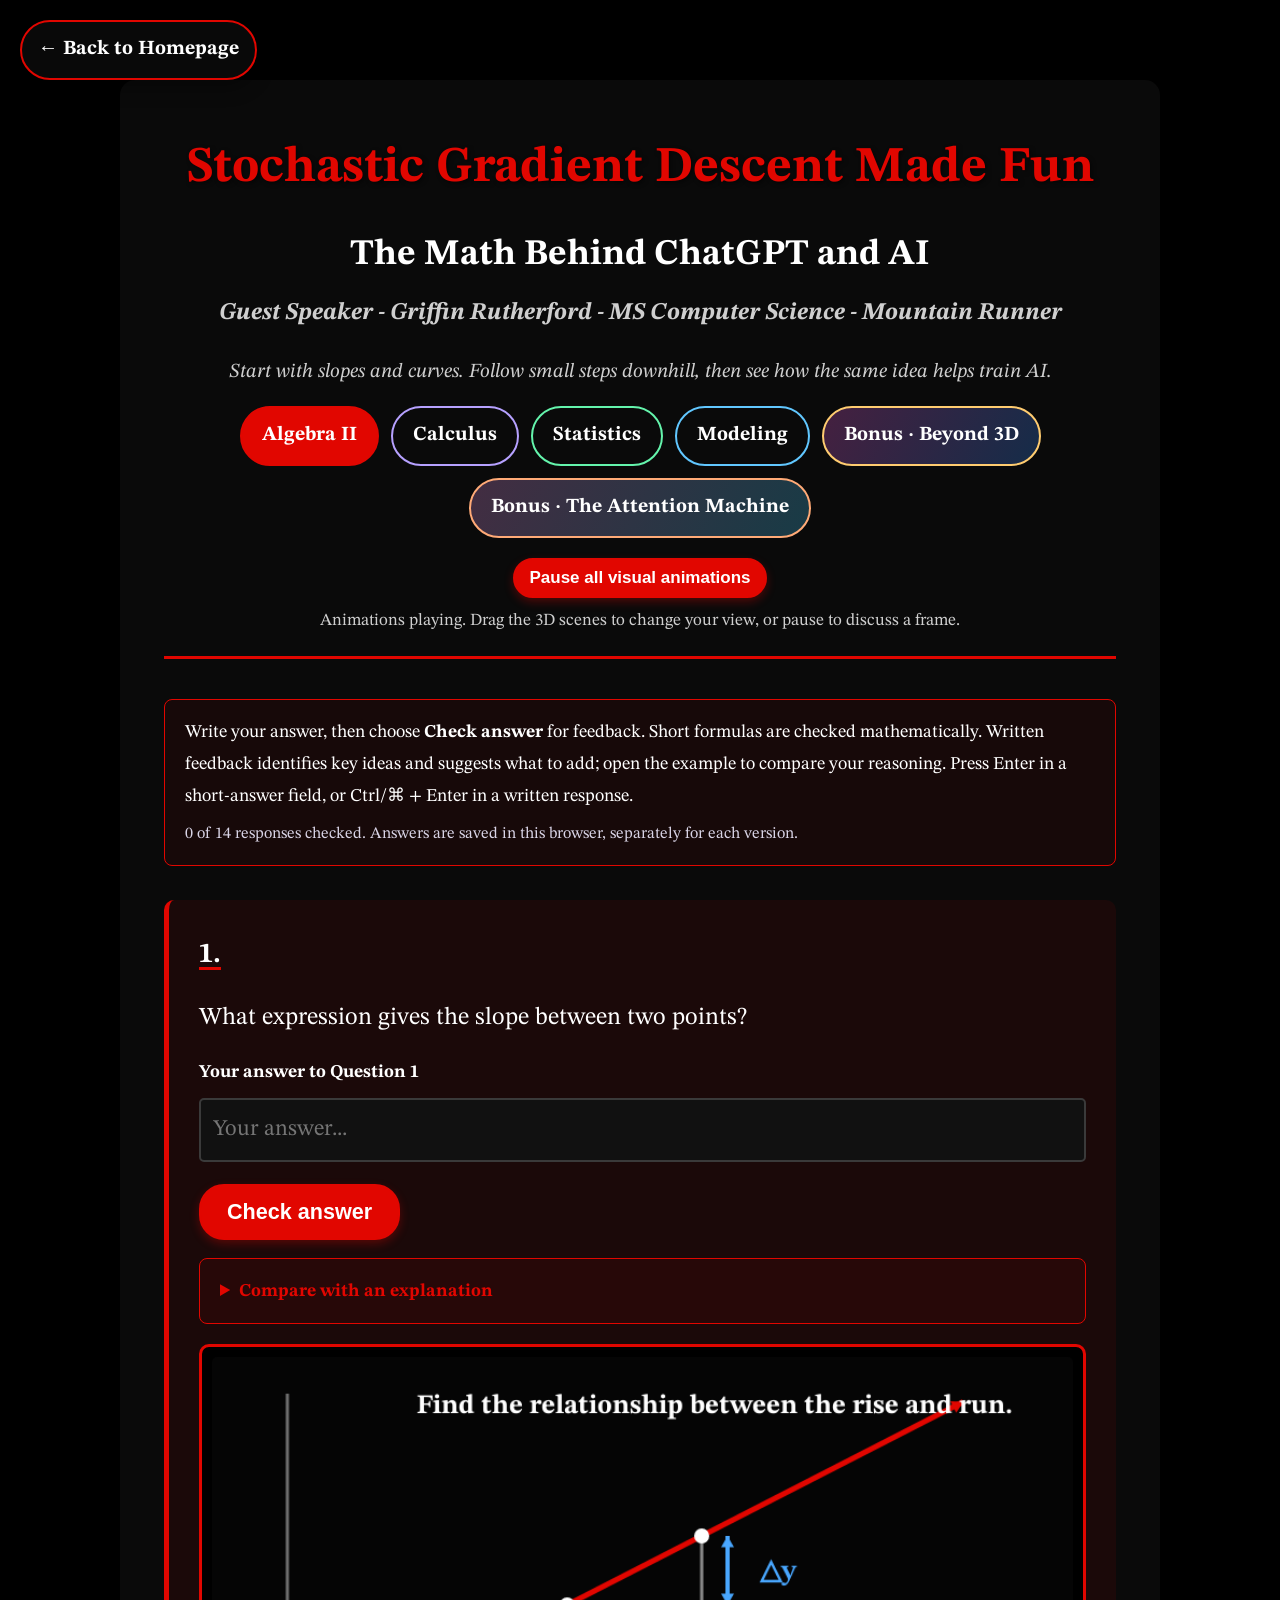
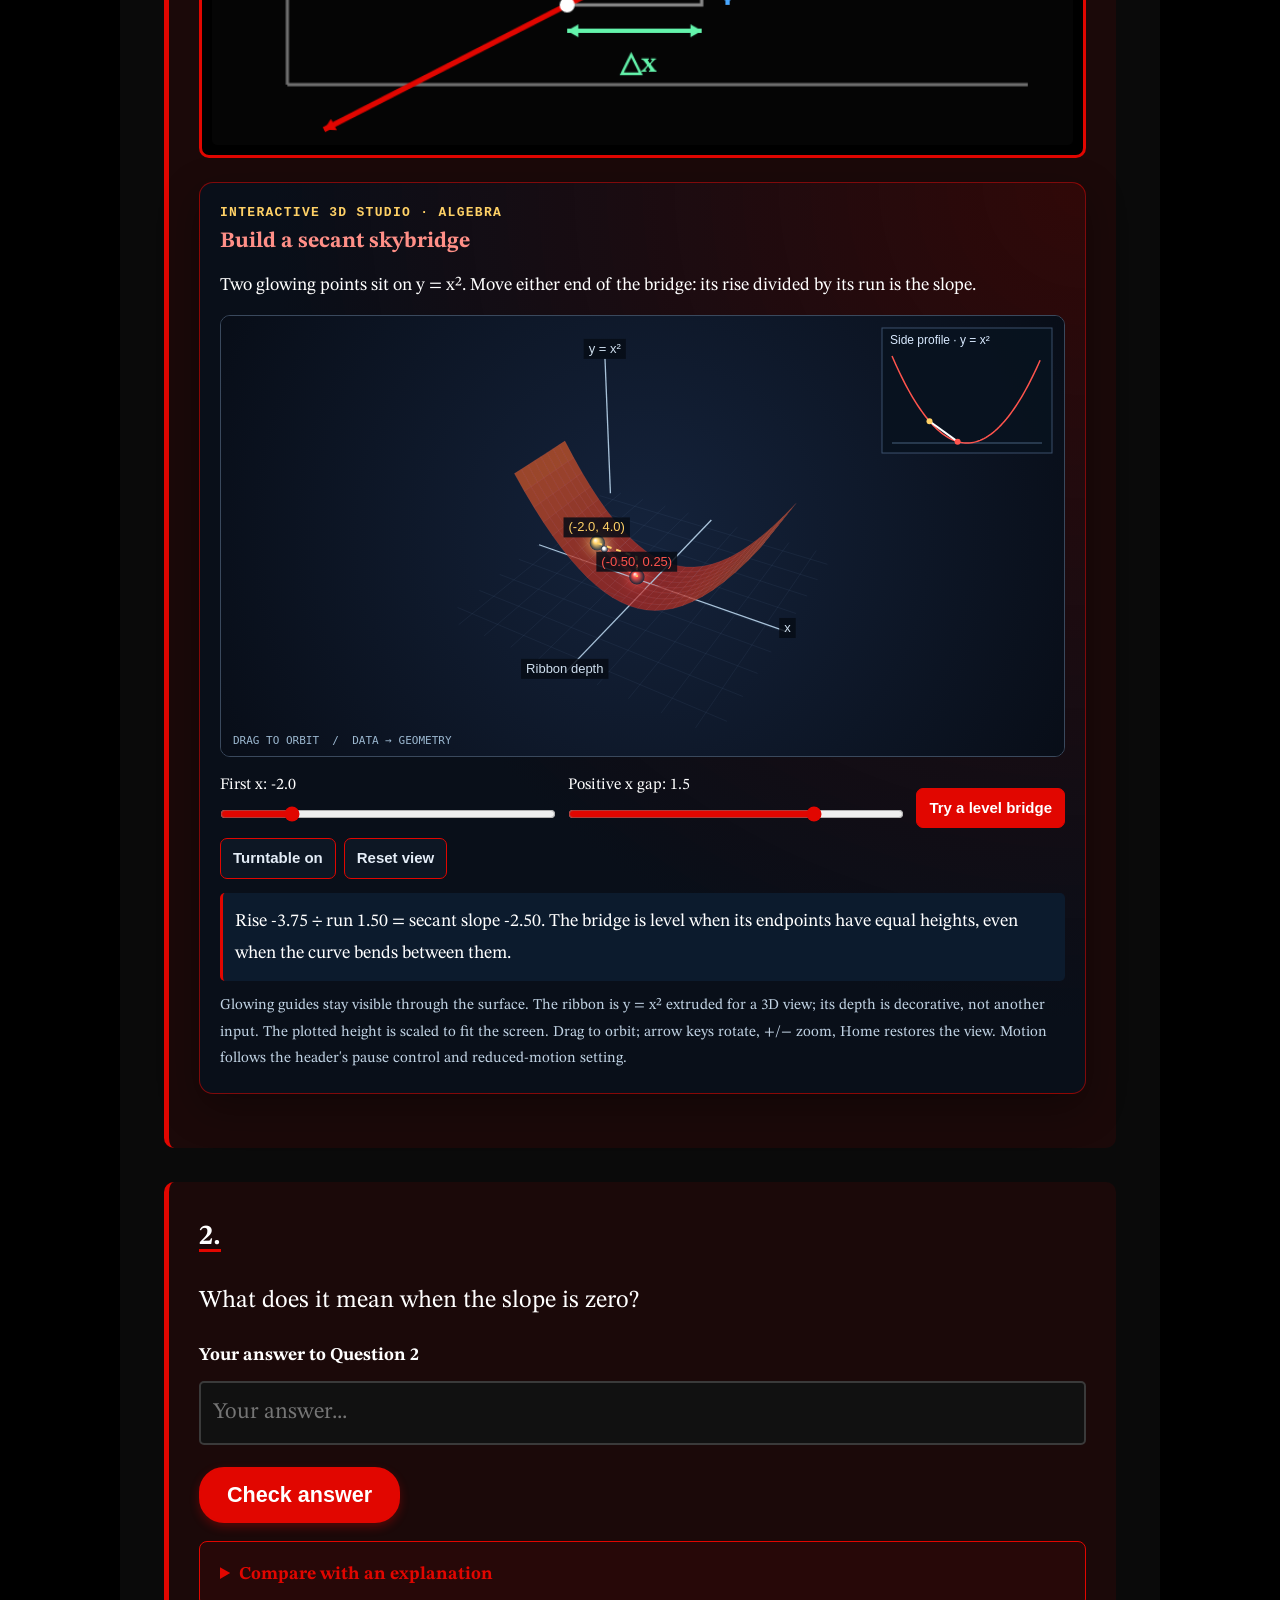
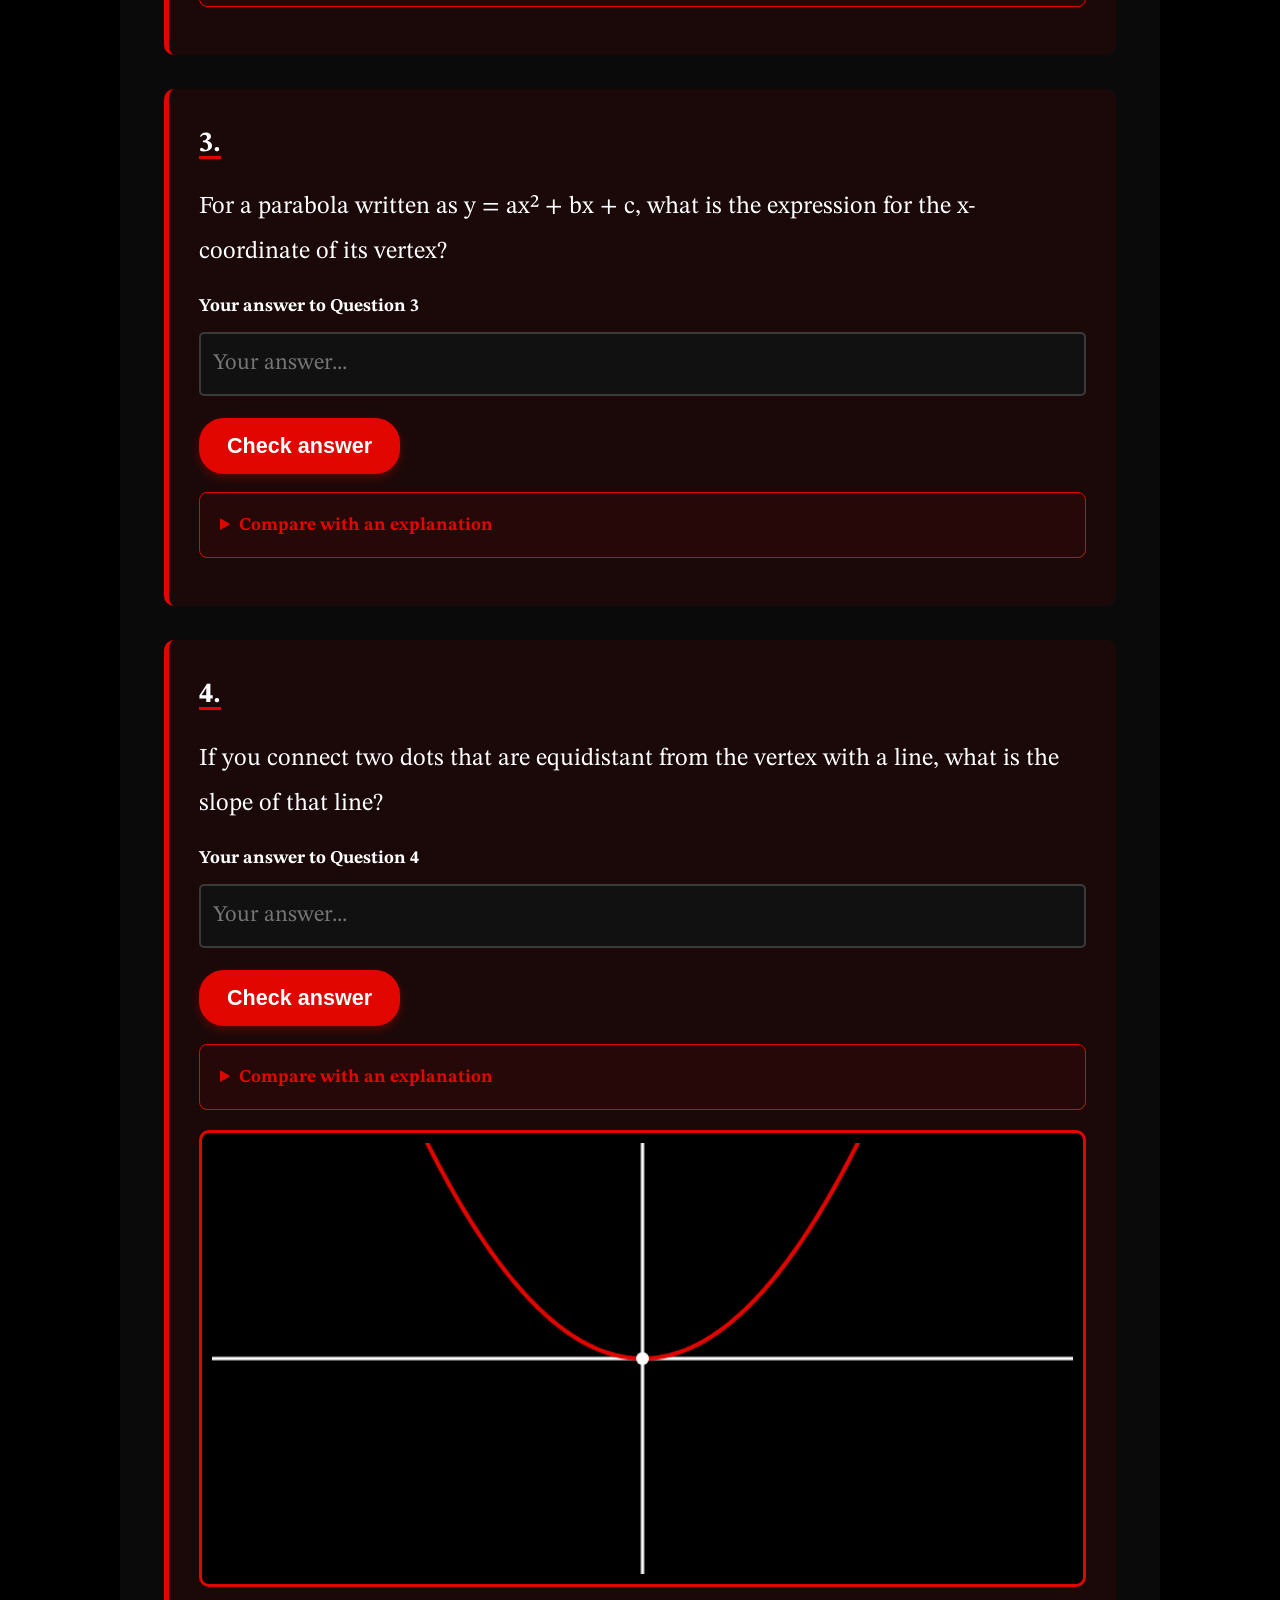
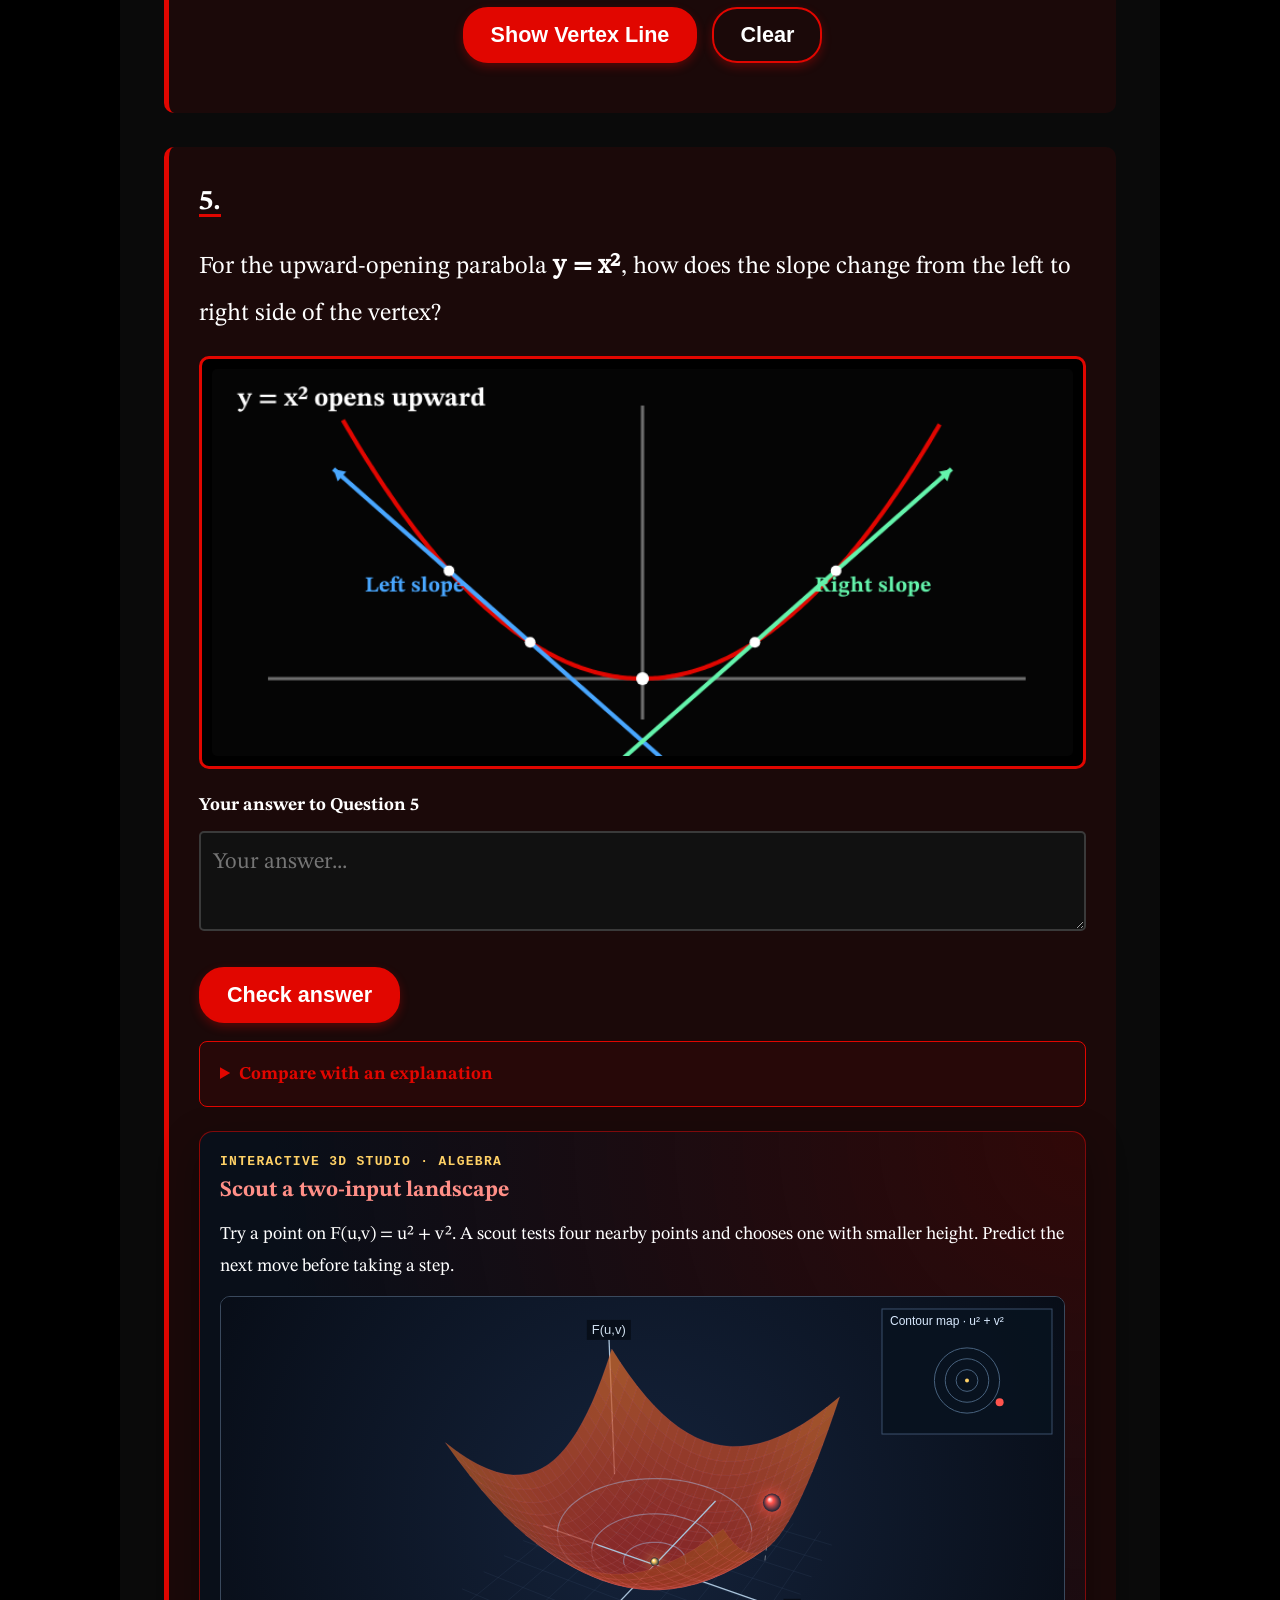
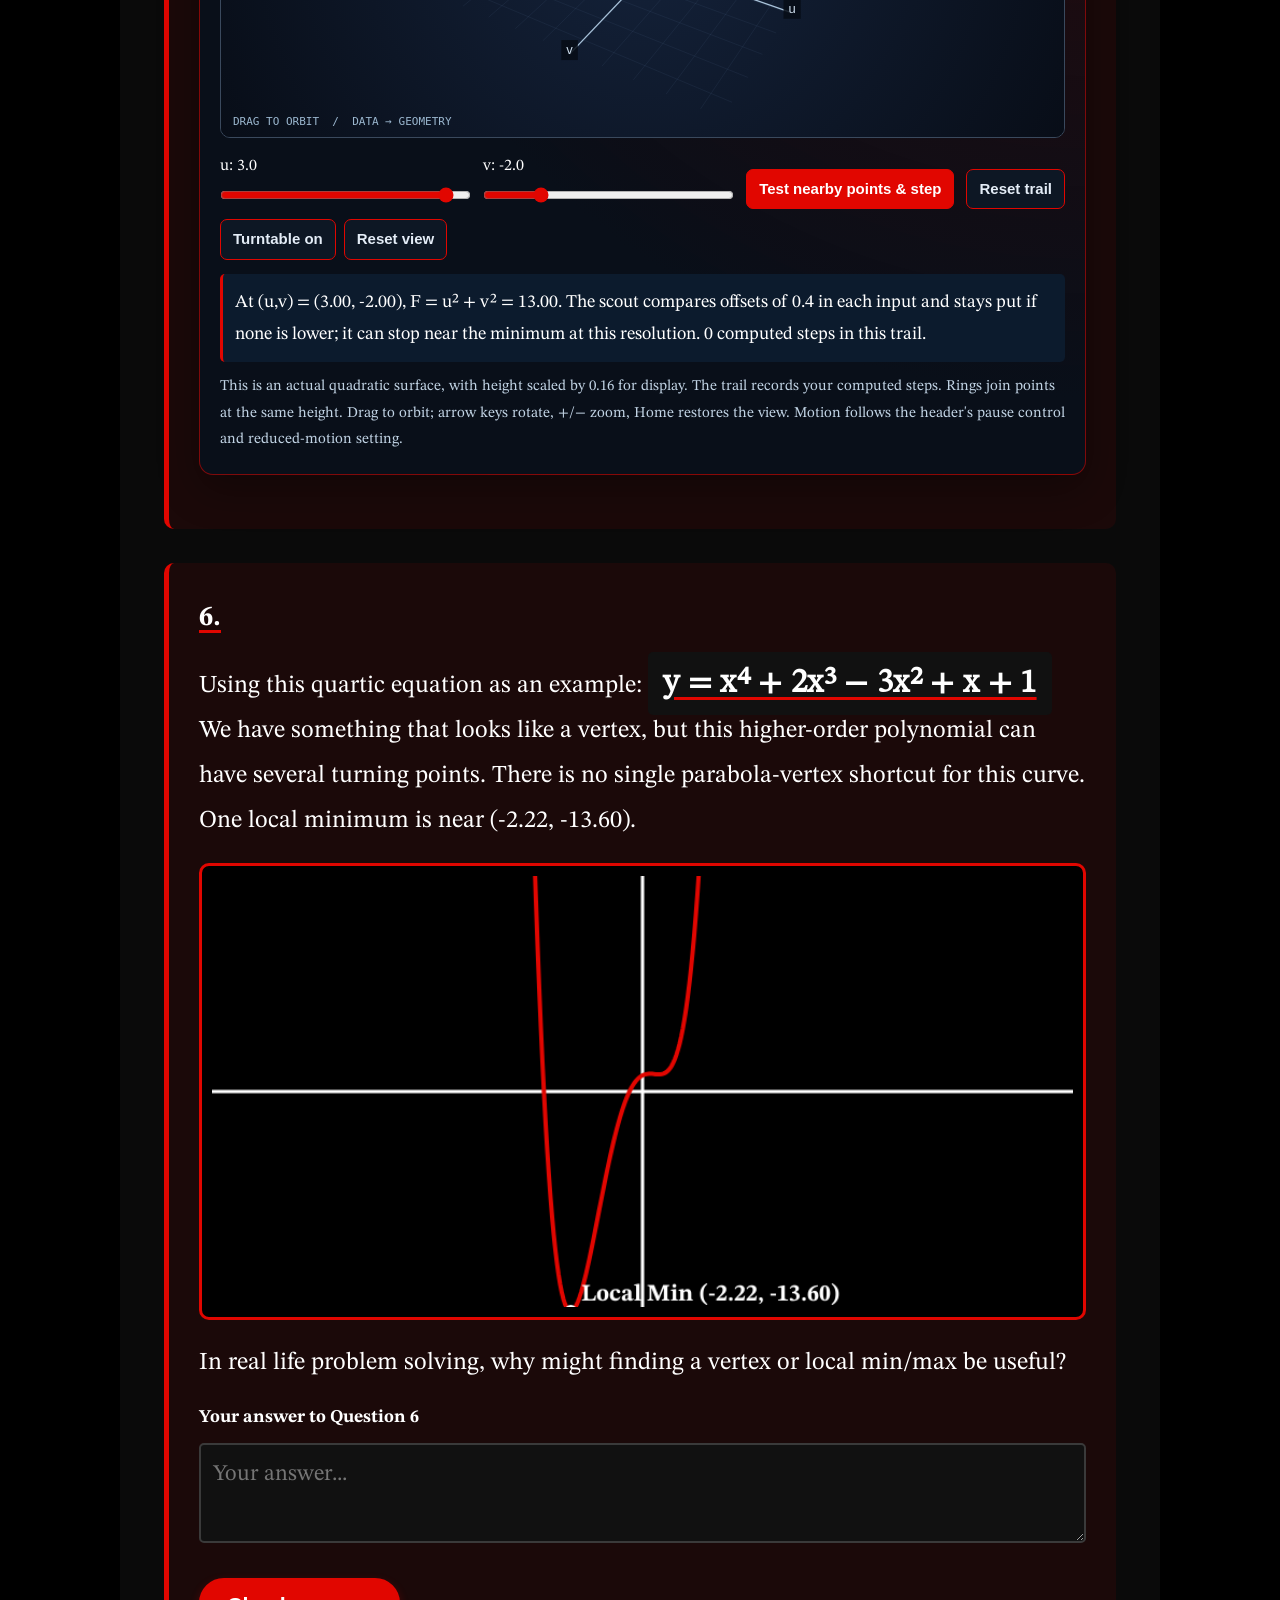
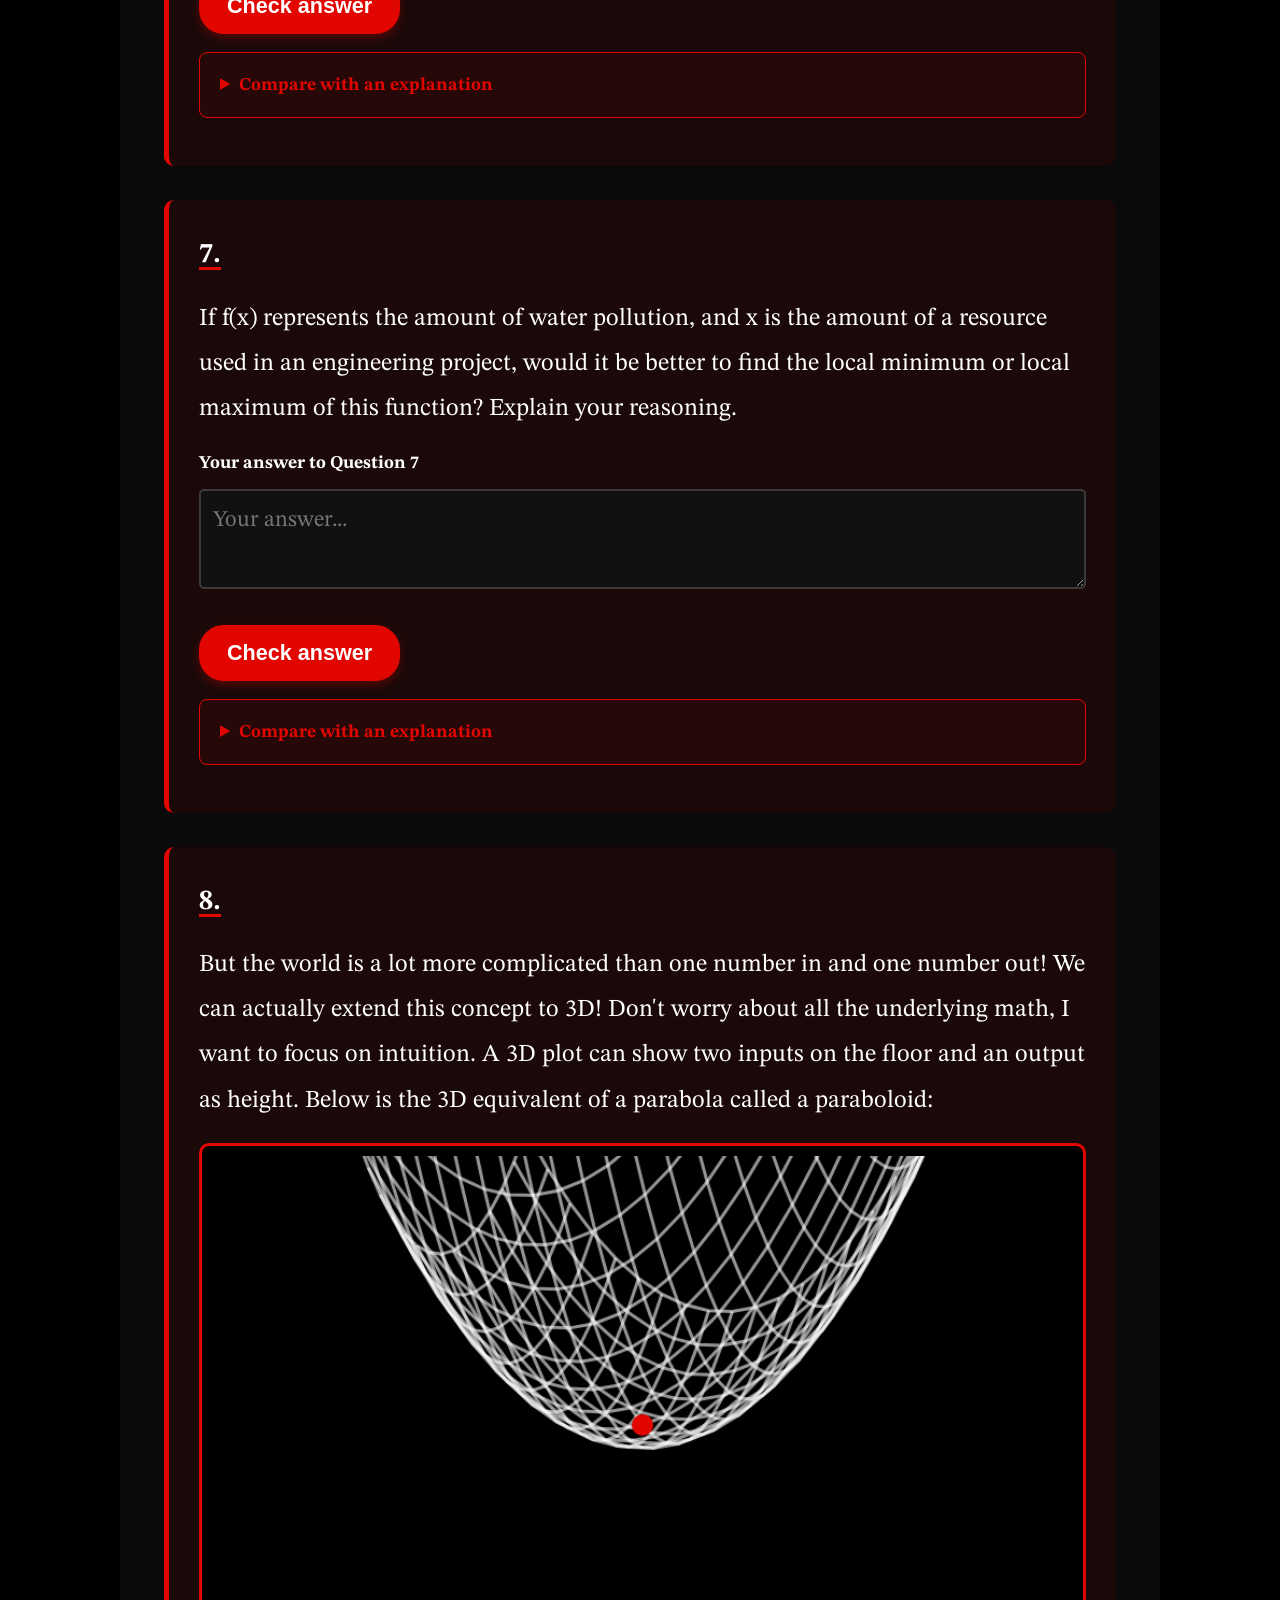
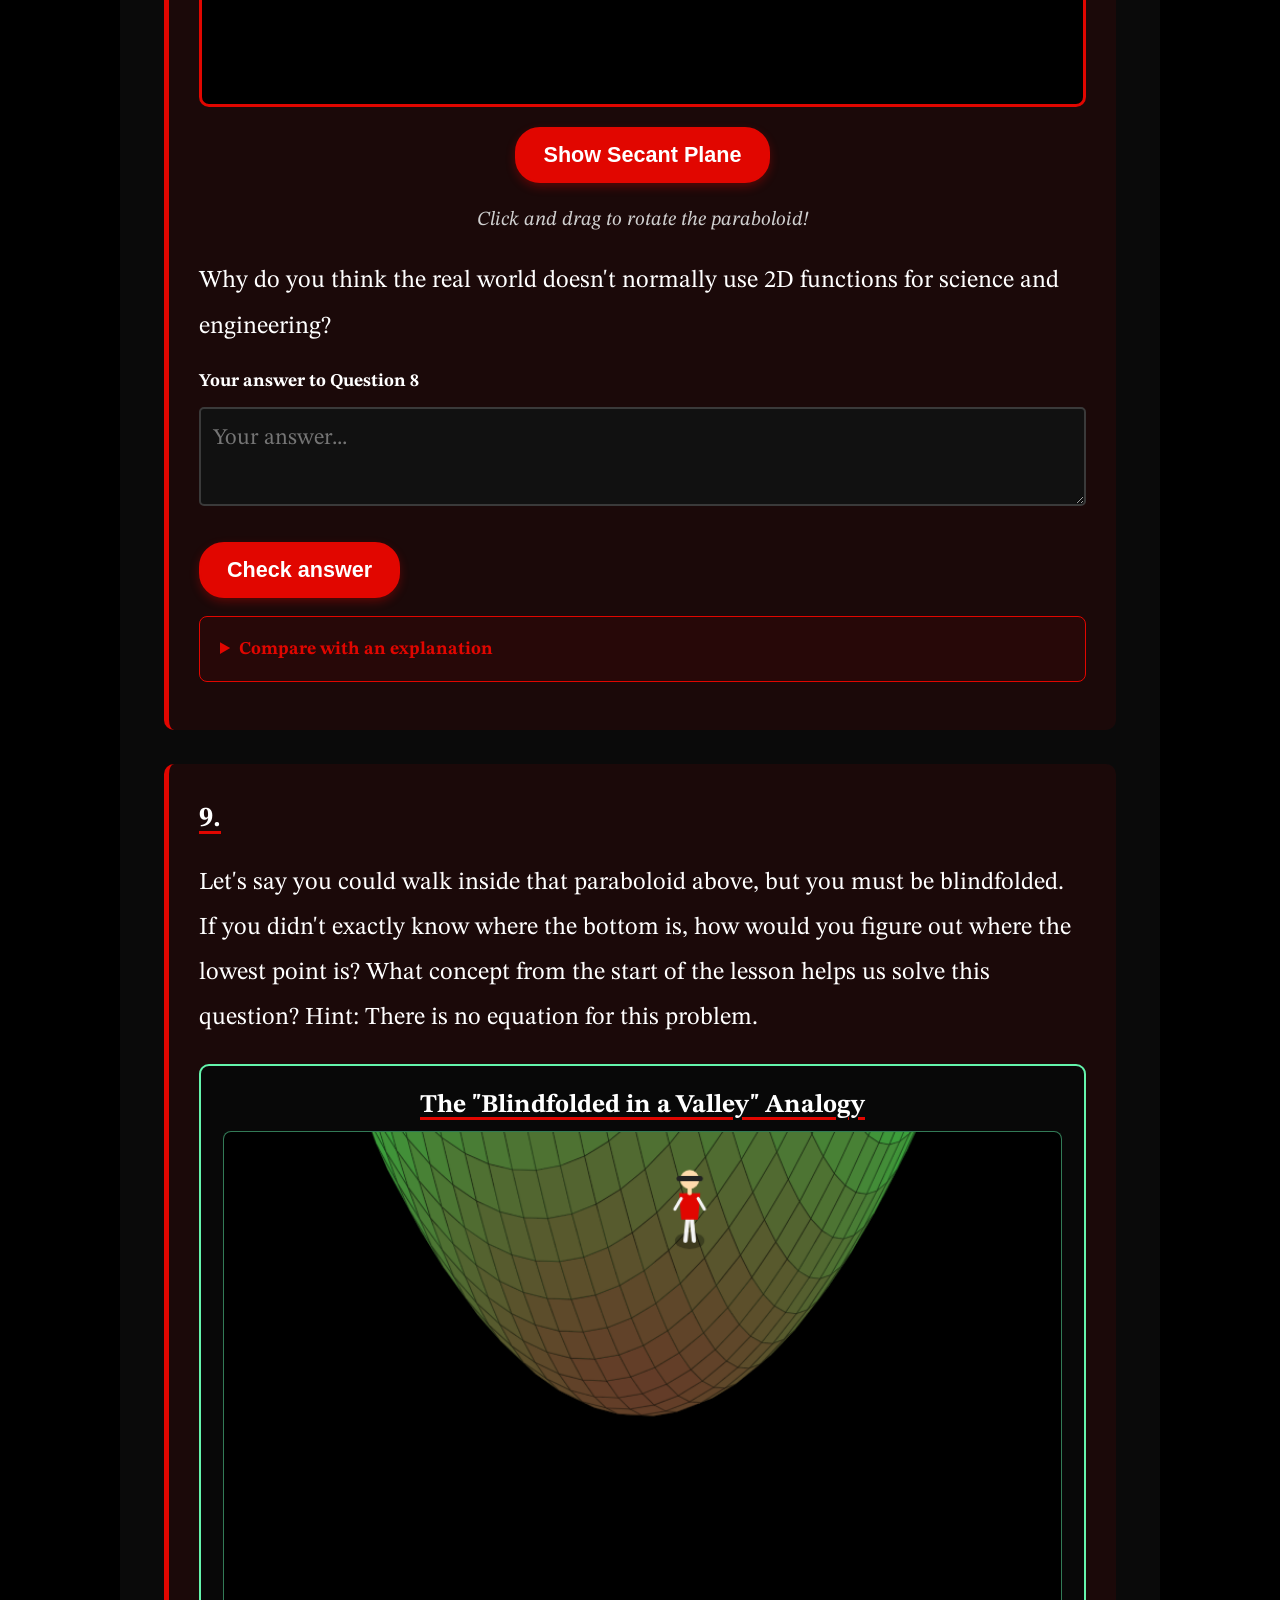
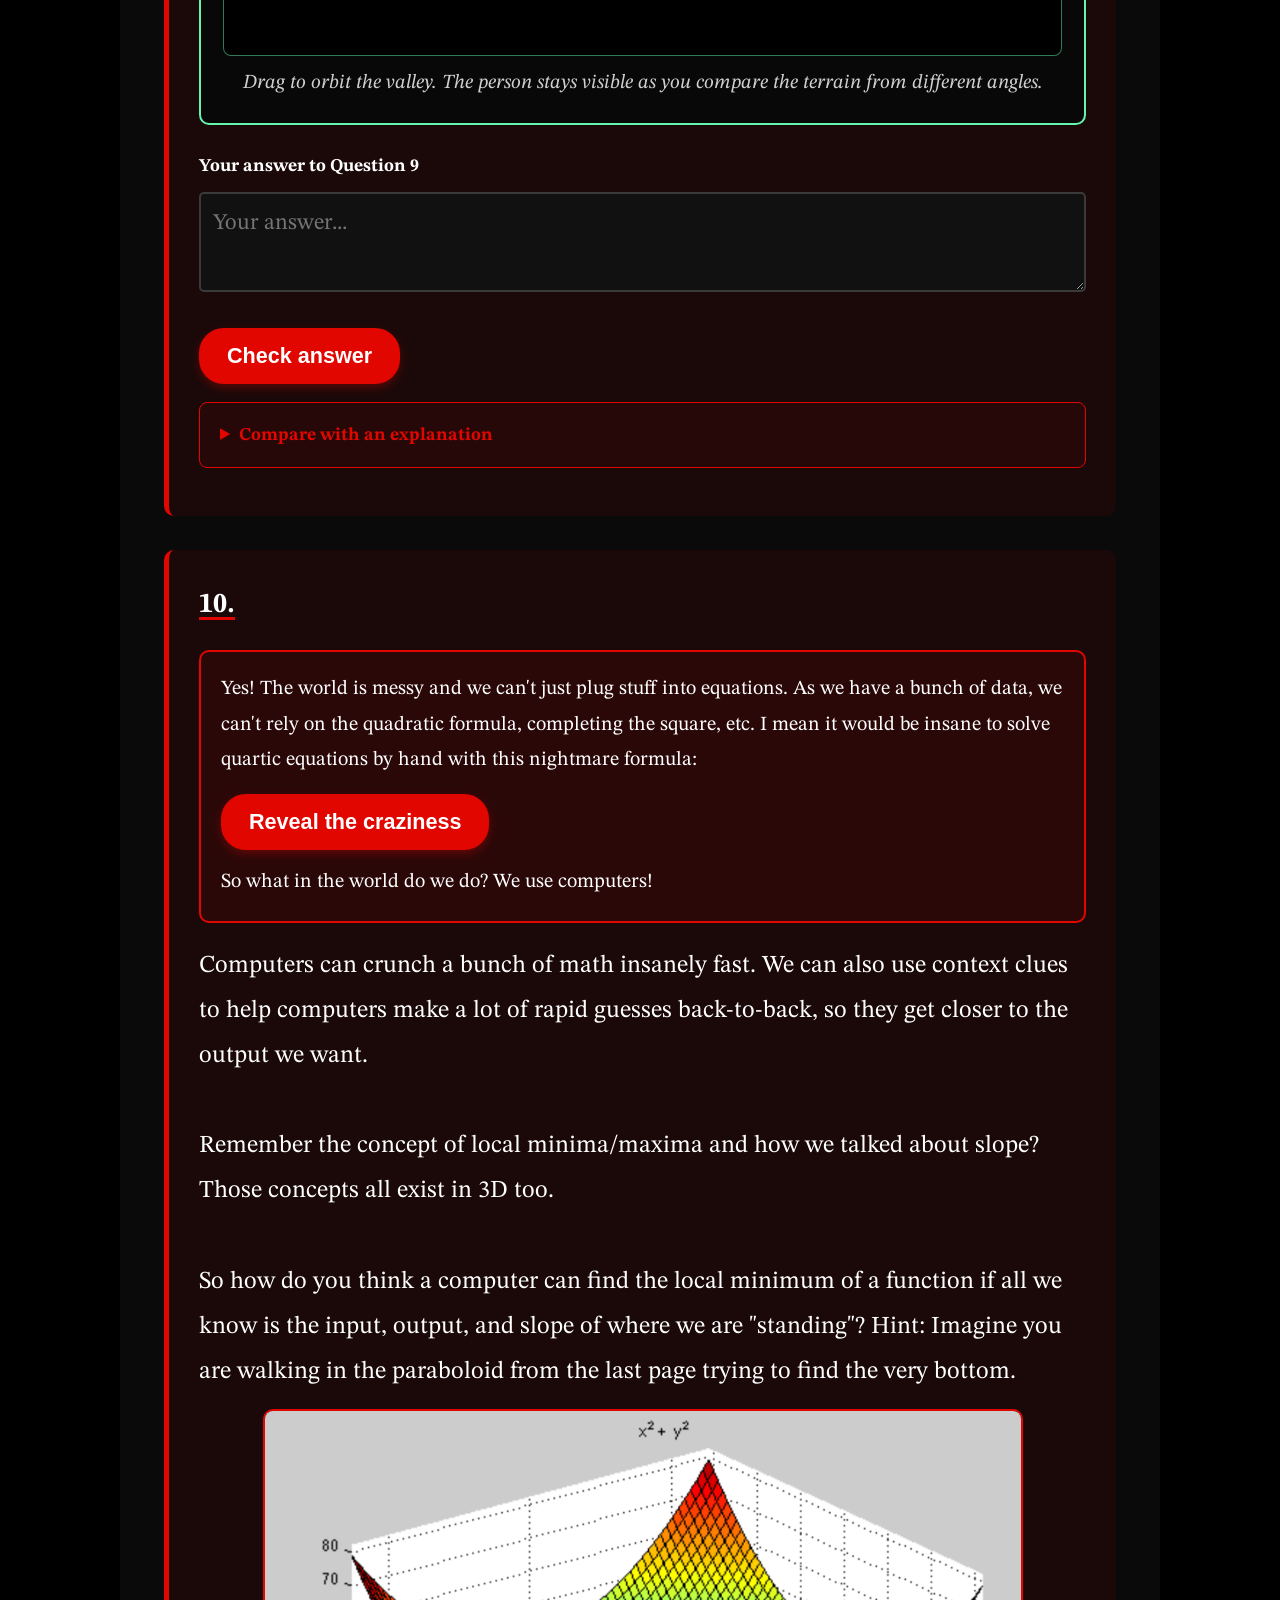
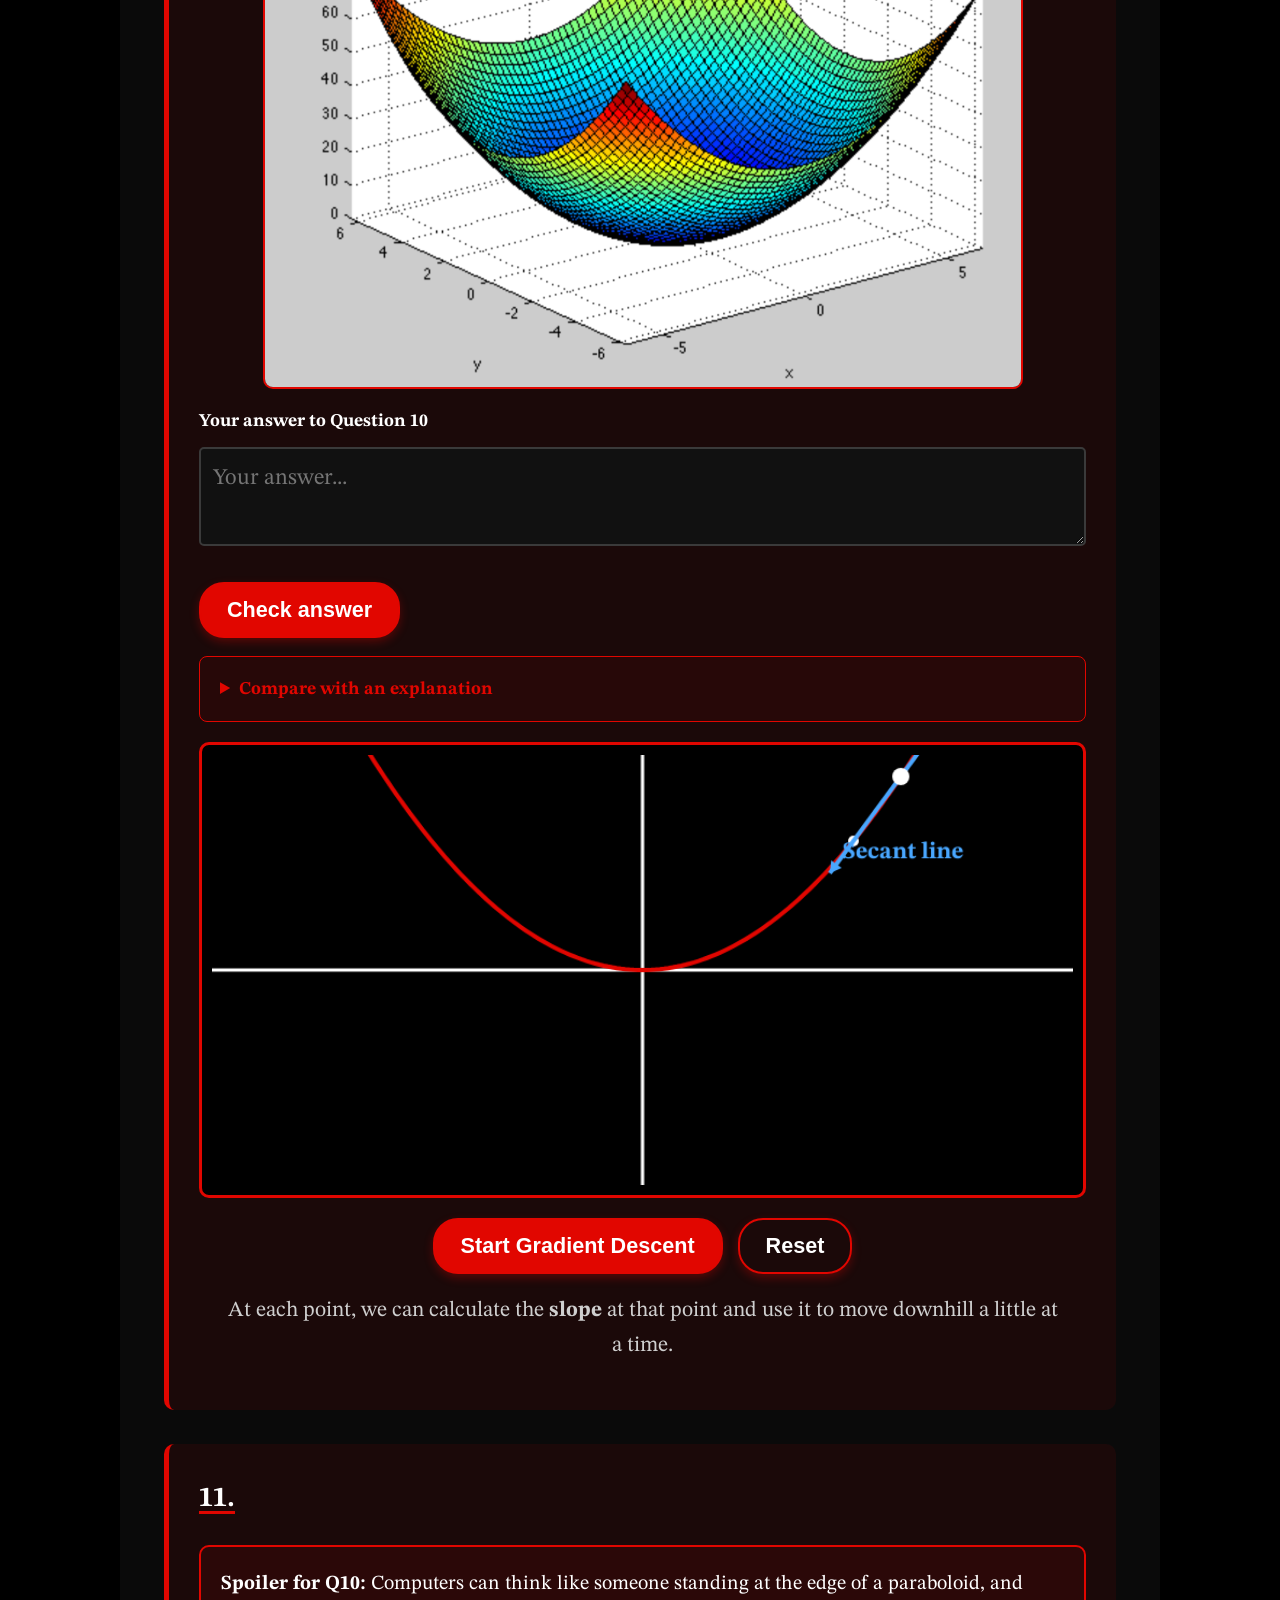
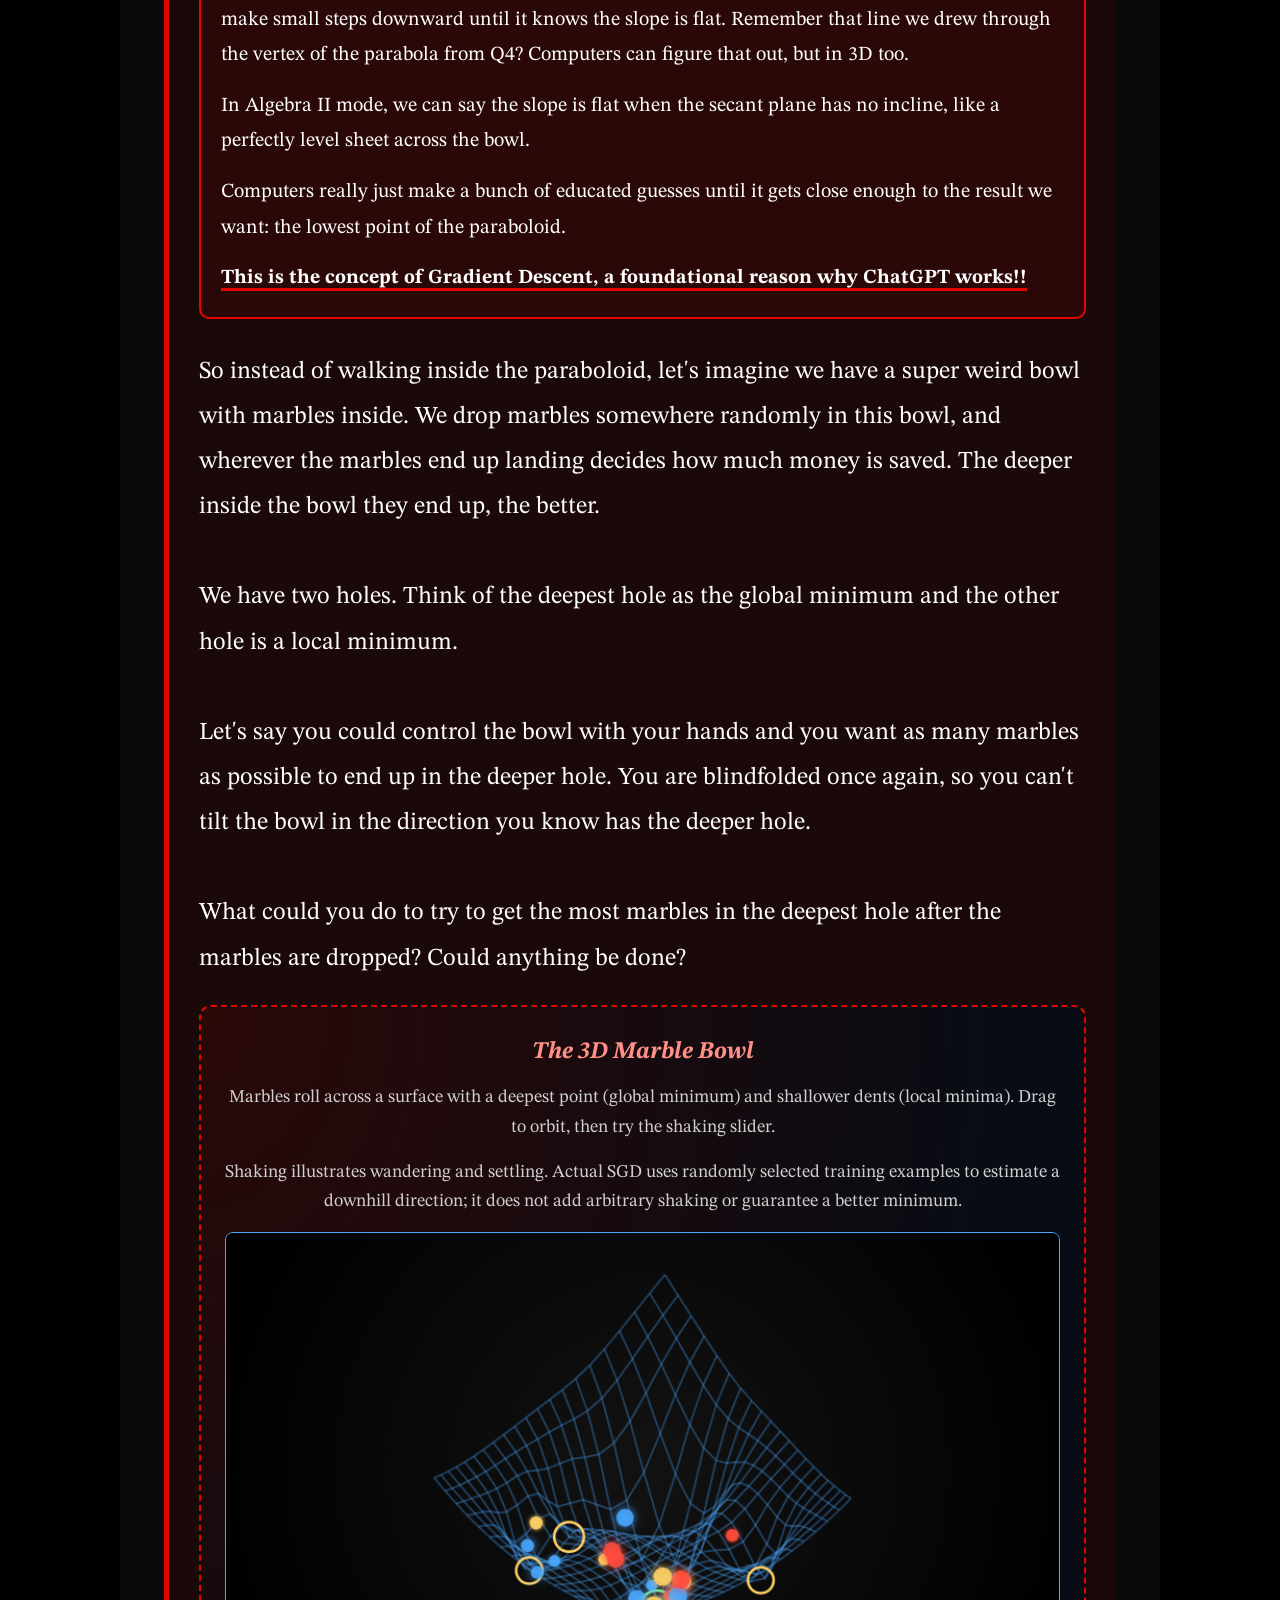
<file: index.html>
<!DOCTYPE html>
<html lang="en">
<head>
    <meta charset="UTF-8">
    <meta name="viewport" content="width=device-width, initial-scale=1.0">
    <title>Stochastic Gradient Descent Made Fun</title>
    <link rel="icon" href="assets/favicon.png" type="image/png">
    <link rel="preconnect" href="https://fonts.googleapis.com">
    <link rel="preconnect" href="https://fonts.gstatic.com" crossorigin>
    <link href="https://fonts.googleapis.com/css2?family=STIX+Two+Math&family=STIX+Two+Text:wght@400;500;600;700&display=swap" rel="stylesheet">
    <style>
        :root {
            --worksheet-accent: #e10600;
            --worksheet-accent-rgb: 225, 6, 0;
            --worksheet-button-ink: #fff;
            --worksheet-panel: #0a0a0a;
        }

        * {
            margin: 0;
            padding: 0;
            box-sizing: border-box;
        }

        body {
            font-family: 'STIX Two Text', 'Times New Roman', serif;
            background: #000;
            color: #fff;
            padding: 20px;
            font-size: 20px;
            line-height: 1.78;
        }

        .home-link {
            position: fixed;
            top: 20px;
            left: 20px;
            z-index: 1000;
            display: inline-flex;
            align-items: center;
            gap: 8px;
            padding: 10px 16px;
            border-radius: 999px;
            border: 2px solid var(--worksheet-accent);
            background: rgba(10, 10, 10, 0.92);
            color: #fff;
            text-decoration: none;
            font-weight: 700;
            box-shadow: 0 8px 18px rgba(0, 0, 0, 0.35);
            transition: transform 0.2s ease, box-shadow 0.2s ease, background 0.2s ease;
        }

        .home-link:hover {
            transform: translateY(-1px);
            background: rgba(var(--worksheet-accent-rgb), 0.12);
            box-shadow: 0 10px 22px rgba(var(--worksheet-accent-rgb), 0.2);
        }

        .container {
            max-width: 1040px;
            margin: 60px auto 0;
            background: var(--worksheet-panel);
            padding: 44px;
            border-radius: 15px;
            box-shadow: 0 10px 30px rgba(0, 0, 0, 0.35);
        }

        .header {
            text-align: center;
            margin-bottom: 40px;
            padding-bottom: 20px;
            border-bottom: 3px solid var(--worksheet-accent);
        }

        h1 {
            color: var(--worksheet-accent);
            font-size: 2.5em;
            margin-bottom: 10px;
            text-shadow: 2px 2px 4px rgba(0, 0, 0, 0.5);
        }

        h2 {
            color: #fff;
            font-size: 1.8em;
            margin-bottom: 5px;
        }

        h3 {
            color: #cfcfcf;
            font-size: 1.2em;
            margin-bottom: 20px;
            font-style: italic;
        }

        .question {
            background: rgba(var(--worksheet-accent-rgb), 0.08);
            padding: 30px;
            margin: 34px 0;
            border-radius: 10px;
            border-left: 5px solid var(--worksheet-accent);
        }

        .question .question-number,
        .question .formula,
        .question .wordvec-title,
        .question .wordvec-time-label,
        .question .value-display,
        .question [style*="color: #e10600"] {
            color: #fff !important;
            text-decoration: underline;
            text-decoration-color: var(--worksheet-accent);
            text-decoration-thickness: 3px;
            text-underline-offset: 5px;
        }

        .question-number {
            color: var(--worksheet-accent);
            font-weight: bold;
            font-size: 1.42em;
            margin-bottom: 15px;
        }

        .question-text {
            font-size: 1.22em;
            margin-bottom: 15px;
            line-height: 1.85;
        }

        input[type="text"], textarea {
            width: 100%;
            padding: 12px;
            margin: 10px 0;
            background: #111;
            border: 2px solid #3a3a3a;
            border-radius: 5px;
            color: #fff;
            font-size: 1.12em;
            line-height: 1.6;
            font-family: 'STIX Two Text', 'Times New Roman', serif;
        }

        textarea {
            min-height: 80px;
            resize: vertical;
        }

        input[type="text"]:focus, textarea:focus {
            outline: none;
            border-color: var(--worksheet-accent);
            box-shadow: 0 0 10px rgba(var(--worksheet-accent-rgb), 0.3);
        }

        .canvas-container {
            background: #000;
            border: 3px solid var(--worksheet-accent);
            border-radius: 10px;
            margin: 20px 0;
            padding: 10px;
        }

        canvas {
            display: block;
            width: 100%;
            border-radius: 5px;
            cursor: crosshair;
        }

        .controls {
            display: flex;
            gap: 15px;
            margin: 20px 0;
            flex-wrap: wrap;
            justify-content: center;
        }

        button {
            background: var(--worksheet-accent);
            color: var(--worksheet-button-ink);
            border: 2px solid var(--worksheet-accent);
            padding: 13px 26px;
            border-radius: 25px;
            font-size: 1.08em;
            font-weight: bold;
            cursor: pointer;
            transition: all 0.3s ease;
            box-shadow: 0 4px 10px rgba(var(--worksheet-accent-rgb), 0.3);
        }

        button:hover {
            transform: translateY(-2px);
            box-shadow: 0 6px 15px rgba(var(--worksheet-accent-rgb), 0.5);
        }

        button.reset {
            background: transparent;
            color: #fff;
            border: 2px solid var(--worksheet-accent);
        }

        .info-box {
            background: rgba(var(--worksheet-accent-rgb), 0.08);
            padding: 20px;
            border-radius: 10px;
            border: 2px solid var(--worksheet-accent);
            margin: 20px 0;
        }

        .formula {
            background: #111;
            padding: 15px;
            border-radius: 5px;
            font-family: 'STIX Two Math', 'STIX Two Text', 'Times New Roman', serif;
            text-align: center;
            font-size: 1.35em;
            line-height: 1.5;
            letter-spacing: 0.01em;
            font-weight: 700;
            margin: 15px 0;
            color: var(--worksheet-accent);
        }

        .math-inline {
            display: inline-block;
            font-family: 'STIX Two Math', 'STIX Two Text', 'Times New Roman', serif;
            font-size: 1.08em;
            font-weight: 700;
            letter-spacing: 0.01em;
            color: #fff;
            white-space: nowrap;
        }

        .answer .math-inline,
        .question-text .math-inline,
        .info-box .math-inline {
            color: #fff;
        }

        .speaker-bio {
            background: #0f0f0f;
            padding: 30px;
            margin-top: 50px;
            border-radius: 10px;
            border: 2px solid var(--worksheet-accent);
        }

        .ig-post {
            display: flex;
            justify-content: center;
            margin-top: 24px;
        }

        .ig-post a {
            display: block;
            width: min(100%, 320px);
        }

        .ig-post img {
            display: block;
            width: 100%;
            aspect-ratio: 1 / 1;
            object-fit: cover;
            object-position: center center;
            border: 2px solid var(--worksheet-accent);
            border-radius: 12px;
            background: #0a0a0a;
        }

        .slider-container {
            margin: 20px 0;
        }

        .slider-container label {
            display: block;
            margin-bottom: 10px;
            color: #fff;
            font-weight: bold;
        }

        input[type="range"] {
            width: 100%;
            height: 8px;
            border-radius: 5px;
            background: #333;
            outline: none;
        }

        input[type="range"]::-webkit-slider-thumb {
            appearance: none;
            width: 20px;
            height: 20px;
            border-radius: 50%;
            background: var(--worksheet-accent);
            cursor: pointer;
        }

        .value-display {
            text-align: center;
            font-size: 1.2em;
            color: var(--worksheet-accent);
            margin-top: 10px;
        }

        .submit-answer {
            margin-top: 12px;
        }

        .answer {
            display: none;
            margin-top: 12px;
            padding: 12px;
            background: #0c0c0c;
            border-left: 3px solid var(--worksheet-accent);
            border-radius: 6px;
            color: #fff;
            font-size: 1.1em;
            line-height: 1.7;
        }

        .answer.visible {
            display: block;
        }

        .mode-toggle {
            display: flex;
            justify-content: center;
            gap: 12px;
            margin-top: 16px;
        }

        .mode-toggle input {
            display: none;
        }

        .mode-toggle label {
            padding: 10px 20px;
            border: 2px solid var(--worksheet-accent);
            border-radius: 999px;
            cursor: pointer;
            background: transparent;
            color: #fff;
            font-weight: bold;
            transition: all 0.2s ease;
        }

        .mode-toggle input:checked + label {
            background: var(--worksheet-accent);
            color: var(--worksheet-button-ink);
        }

        .question-asset {
            width: 100%;
            max-width: 760px;
            display: block;
            margin: 15px auto;
            border: 2px solid var(--worksheet-accent);
            border-radius: 10px;
            background: #0a0a0a;
        }

        .flatland-prelude-assets {
            display: grid;
            grid-template-columns: repeat(2, minmax(0, 1fr));
            gap: 16px;
            margin: 18px auto;
            max-width: 900px;
        }

        .flatland-prelude-assets .question-asset {
            height: 100%;
            margin: 0;
            object-fit: cover;
        }

        .wordvec-visualizer {
            margin: 24px 0;
            padding: 22px;
            border: 2px solid var(--worksheet-accent);
            border-radius: 10px;
            background: #050505;
        }

        #wordvec-theme-select {
            max-width: 100%;
            min-width: 0;
        }

        .wordvec-title {
            color: var(--worksheet-accent);
            font-weight: 700;
            font-size: 1.28em;
            line-height: 1.35;
            margin-bottom: 8px;
            text-align: center;
        }

        .wordvec-note {
            color: #cfcfcf;
            font-size: 1.08em;
            line-height: 1.62;
            margin: 0 auto 16px;
            max-width: 840px;
            text-align: center;
        }

        .wordvec-stage {
            position: relative;
            background: #000;
            border: 1px solid rgba(var(--worksheet-accent-rgb), 0.75);
            border-radius: 8px;
            overflow: hidden;
        }

        .wordvec-stage canvas {
            border-radius: 0;
            cursor: grab;
        }

        .wordvec-stage canvas:active {
            cursor: grabbing;
        }

        .training-loop-grid {
            display: grid;
            grid-template-columns: minmax(0, 1fr) minmax(0, 1fr);
            gap: 14px;
            align-items: stretch;
        }

        .output-probability-panel {
            max-width: 640px;
            margin: 14px auto 0;
            width: 100%;
        }

        .training-loop-panel {
            display: flex;
            flex-direction: column;
            gap: 8px;
        }

        .training-loop-panel-title {
            color: #fff;
            font-weight: 700;
            font-size: 1.08em;
            line-height: 1.35;
            text-align: center;
        }

        .wordvec-controls {
            display: grid;
            grid-template-columns: 1fr;
            gap: 12px;
            margin-top: 16px;
        }

        .wordvec-controls label {
            color: #fff;
            font-weight: 700;
        }

        .wordvec-control-row {
            display: flex;
            align-items: center;
            justify-content: center;
            gap: 12px;
            flex-wrap: wrap;
        }

        .auto-rotate-button.is-active {
            background: #64f4ac;
            border-color: #64f4ac;
            color: #050505;
            box-shadow: 0 4px 12px rgba(100, 244, 172, 0.28);
        }

        .pause-animation-button.is-paused {
            background: #ffd166;
            border-color: #ffd166;
            color: #050505;
            box-shadow: 0 4px 12px rgba(255, 209, 102, 0.25);
        }

        .wordvec-time-label {
            color: var(--worksheet-accent);
            font-weight: 700;
            text-align: center;
        }

        .wordvec-legend {
            display: flex;
            justify-content: center;
            gap: 14px;
            flex-wrap: wrap;
            margin-top: 12px;
            color: #cfcfcf;
            font-size: 1.03em;
        }

        .sgd-simulator {
            margin: 24px 0;
            padding: 24px;
            border: 2px dashed #49a7ff;
            border-radius: 12px;
            background: #080808;
            text-align: center;
        }

        .sgd-canvas-container {
            position: relative;
            background: #000;
            border: 1px solid #49a7ff;
            border-radius: 8px;
            margin: 15px 0;
            overflow: hidden;
            height: 350px;
        }

        .sgd-controls {
            display: flex;
            flex-direction: column;
            gap: 15px;
            max-width: 760px;
            margin: 0 auto;
        }

        .sgd-loop-track {
            width: 100%;
            height: 10px;
            border-radius: 999px;
            background: #151515;
            border: 1px solid rgba(73, 167, 255, 0.65);
            overflow: hidden;
        }

        .sgd-loop-track span {
            display: block;
            width: 0%;
            height: 100%;
            border-radius: inherit;
            background: linear-gradient(90deg, #49a7ff, #64f4ac, #ffd166);
            transition: width 0.08s linear;
        }

        .legend-item {
            display: inline-flex;
            align-items: center;
            gap: 6px;
            white-space: nowrap;
        }

        .legend-dot {
            width: 11px;
            height: 11px;
            border-radius: 999px;
            display: inline-block;
        }

        .modal {
            position: fixed;
            inset: 0;
            background: rgba(0, 0, 0, 0.85);
            display: flex;
            align-items: center;
            justify-content: center;
            z-index: 999;
            padding: 20px;
        }

        .modal-content {
            width: min(95vw, 1200px);
            max-height: 90vh;
            overflow-x: auto;
            overflow-y: hidden;
            scrollbar-width: auto;
            scrollbar-color: var(--worksheet-accent) #111;
            background: #0a0a0a;
            border: 2px solid var(--worksheet-accent);
            border-radius: 12px;
            padding: 72px 20px 20px;
            position: relative;
        }

        .modal-content::-webkit-scrollbar {
            height: 12px;
        }

        .modal-content::-webkit-scrollbar-track {
            background: #111;
            border-radius: 999px;
        }

        .modal-content::-webkit-scrollbar-thumb {
            background: var(--worksheet-accent);
            border-radius: 999px;
            border: 2px solid #111;
        }

        .modal-header {
            position: fixed;
            top: 28px;
            right: 28px;
            display: flex;
            justify-content: flex-end;
            z-index: 1001;
        }

        .modal-close {
            background: var(--worksheet-accent);
            color: var(--worksheet-button-ink);
            border: none;
            border-radius: 999px;
            padding: 8px 12px;
            font-weight: bold;
            cursor: pointer;
            box-shadow: 0 10px 24px rgba(0, 0, 0, 0.35);
        }

        .modal-asset {
            width: auto;
            max-width: none;
            display: block;
            border-radius: 8px;
            background: #0a0a0a;
        }

        .is-hidden {
            display: none;
        }

        .modal.is-hidden {
            display: none;
        }

        @media (max-width: 768px) {
            .home-link {
                top: 14px;
                left: 14px;
                padding: 9px 14px;
                font-size: 0.95em;
            }

            .container {
                margin-top: 72px;
                padding: 20px;
            }

            h1 {
                font-size: 1.8em;
            }

            h2 {
                font-size: 1.4em;
            }

            .question {
                padding: 15px;
            }

            .training-loop-grid {
                grid-template-columns: 1fr;
            }

            .flatland-prelude-assets {
                grid-template-columns: 1fr;
            }
        }
    </style>
    <link rel="stylesheet" href="statistics.css">
    <link rel="stylesheet" href="worksheet-practice.css">
    <link rel="stylesheet" href="modeling.css">
    <link rel="stylesheet" href="visual-labs.css">
    <link rel="stylesheet" href="dimensions.css">
    <link rel="stylesheet" href="attention.css">
</head>
<body>
    <a class="home-link" href="https://griffinrutherford.com/">← Back to Homepage</a>
    <div class="container">
        <div class="header">
            <h1>Stochastic Gradient Descent Made Fun</h1>
            <h2 id="worksheet-subtitle">The Math Behind ChatGPT and AI</h2>
            <h3>Guest Speaker - Griffin Rutherford - MS Computer Science - Mountain Runner</h3>
            <p id="worksheet-intro" style="margin-top: 15px; font-style: italic; color: #cfcfcf;">
                Start with slopes and curves. Follow small steps downhill, then see how the same idea helps train AI.
            </p>
            <div class="mode-toggle" role="radiogroup" aria-label="Worksheet version">
                <input type="radio" id="mode-algebra" name="answer-mode" value="algebra" checked>
                <label for="mode-algebra">Algebra II</label>
                <input type="radio" id="mode-calculus" name="answer-mode" value="calculus">
                <label for="mode-calculus">Calculus</label>
                <input type="radio" id="mode-statistics" name="answer-mode" value="statistics">
                <label for="mode-statistics">Statistics</label>
                <input type="radio" id="mode-modeling" name="answer-mode" value="modeling">
                <label for="mode-modeling">Modeling</label>
                <input type="radio" id="mode-dimensions" name="answer-mode" value="dimensions">
                <label for="mode-dimensions">Bonus · Beyond 3D</label>
                <input type="radio" id="mode-attention" name="answer-mode" value="attention">
                <label for="mode-attention">Bonus · The Attention Machine</label>
            </div>
            <div class="shared-animation-controls">
                <button type="button" id="shared-animations-toggle" aria-pressed="false">Pause bowl and word animations</button>
                <p id="shared-animation-state" aria-live="polite">Drag the bowls to change your view. Pause the animations to discuss a frame.</p>
            </div>
        </div>

        <section id="original-worksheet" class="worksheet-panel" aria-label="Algebra II and Calculus worksheet">
        <div class="practice-intro">
            <p>Write your answer, then choose <strong>Check answer</strong> for feedback. Short formulas are checked mathematically. Written feedback identifies key ideas and suggests what to add; open the example to compare your reasoning. Press Enter in a short-answer field, or Ctrl/⌘ + Enter in a written response.</p>
            <p id="practice-progress" aria-live="polite"></p>
        </div>
        <!-- Question 1 -->
        <div class="question">
            <div class="question-number">1.</div>
            <div class="question-text" id="q1-question-text">
                What expression gives the slope between two points?
            </div>
            <input type="text" placeholder="Your answer...">
            <button class="submit-answer" data-question="1">Submit</button>
            <div class="answer" id="answer-1"></div>
            <div class="canvas-container">
                <canvas id="slopeCanvas" width="800" height="360"></canvas>
            </div>
        </div>

        <!-- Question 2 -->
        <div class="question">
            <div class="question-number">2.</div>
            <div class="question-text">
                What does it mean when the slope is zero?
            </div>
            <input type="text" placeholder="Your answer...">
            <button class="submit-answer" data-question="2">Submit</button>
            <div class="answer" id="answer-2"></div>
        </div>

        <!-- Question 3 -->
        <div class="question">
            <div class="question-number">3.</div>
            <div class="question-text">
                For a parabola written as y = ax² + bx + c, what is the expression for the x-coordinate of its vertex?
            </div>
            <input type="text" placeholder="Your answer...">
            <button class="submit-answer" data-question="3">Submit</button>
            <div class="answer" id="answer-3"></div>
        </div>

        <!-- Question 4 -->
        <div class="question">
            <div class="question-number">4.</div>
            <div class="question-text" id="q4-question-text">
                If you connect two dots that are equidistant from the vertex with a line, what is the slope of that line?
            </div>
            <input type="text" placeholder="Your answer...">
            <button class="submit-answer" data-question="4">Submit</button>
            <div class="answer" id="answer-4"></div>

            <div class="canvas-container">
                <canvas id="parabolaCanvas" width="800" height="400"></canvas>
            </div>
            <div class="controls">
                <button id="show-q4-line" onclick="showVertexLine()">Show Vertex Line</button>
                <button class="reset" onclick="clearParabola()">Clear</button>
            </div>
        </div>

        <!-- Question 5 -->
        <div class="question">
            <div class="question-number">5.</div>
            <div class="question-text">
                For the upward-opening parabola <span class="math-inline">y = x²</span>, how does the slope change from the left to right side of the vertex?
            </div>
            <div class="canvas-container">
                <canvas id="slopeChangeCanvas" width="800" height="360"></canvas>
            </div>
            <textarea placeholder="Your answer..."></textarea>
            <button class="submit-answer" data-question="5">Submit</button>
            <div class="answer" id="answer-5"></div>
        </div>

        <!-- Question 6 -->
        <div class="question">
            <div class="question-number">6.</div>
            <div class="question-text">
                Using this quartic equation as an example: <span class="formula">y = x⁴ + 2x³ − 3x² + x + 1</span>
                We have something that looks like a vertex, but this higher-order polynomial can have several turning points. There is no single parabola-vertex shortcut for this curve. One local minimum is near (-2.22, -13.60).
                <div class="wordvec-note is-hidden" id="quartic-calculus-note" style="margin-top: 15px;">
                    In Calculus mode, we can find the x-values of extrema (local mins/maxes) by taking the derivative and solving where that derivative equals zero.
                </div>
            </div>

            <div class="canvas-container">
                <canvas id="quarticCanvas" width="800" height="400"></canvas>
            </div>

            <div class="question-text" style="margin-top: 20px;">
                In real life problem solving, why might finding a vertex or local min/max be useful?
            </div>
            <textarea placeholder="Your answer..."></textarea>
            <button class="submit-answer" data-question="6">Submit</button>
            <div class="answer" id="answer-6"></div>
        </div>

        <!-- Question 7 -->
        <div class="question">
            <div class="question-number">7.</div>
            <div class="question-text">
                If f(x) represents the amount of water pollution, and x is the amount of a resource used in an engineering project, would it be better to find the local minimum or local maximum of this function? Explain your reasoning.
            </div>
            <textarea placeholder="Your answer..."></textarea>
            <button class="submit-answer" data-question="7">Submit</button>
            <div class="answer" id="answer-7"></div>
        </div>

        <!-- Question 8 -->
        <div class="question">
            <div class="question-number">8.</div>
            <div class="question-text">
                But the world is a lot more complicated than one number in and one number out! We can actually extend this concept to 3D! Don't worry about all the underlying math, I want to focus on intuition. A 3D plot can show two inputs on the floor and an output as height. Below is the 3D equivalent of a parabola called a paraboloid:
            </div>

            <div class="canvas-container">
                <canvas id="paraboloidCanvas" width="800" height="500"></canvas>
            </div>
            <div class="controls">
                <button id="toggle-secant-plane" type="button">Show Secant Plane</button>
                <button id="toggle-tangent-plane" type="button" class="is-hidden">Show Tangent Plane</button>
            </div>
            <p class="wordvec-note is-hidden" id="plane-explanation"></p>
            <p style="text-align: center; margin-top: 10px; font-style: italic; color: #cfcfcf;">
                Click and drag to rotate the paraboloid!
            </p>

            <div class="question-text" style="margin-top: 20px;">
                Why do you think the real world doesn't normally use 2D functions for science and engineering?
            </div>
            <textarea placeholder="Your answer..."></textarea>
            <button class="submit-answer" data-question="8">Submit</button>
            <div class="answer" id="answer-8"></div>
        </div>

        <!-- Question 9 -->
        <div class="question">
            <div class="question-number">9.</div>
            <div class="question-text">
                Let's say you could walk inside that paraboloid above, but you must be blindfolded. If you didn't exactly know where the bottom is, how would you figure out where the lowest point is? What concept from the start of the lesson helps us solve this question? Hint: There is no equation for this problem.
            </div>

            <!-- Valley Analogy Visualization -->
            <div class="wordvec-visualizer" style="border-color: #64f4ac; background: #080808; margin-bottom: 25px;">
                <div class="wordvec-title" style="color: #64f4ac;">The "Blindfolded in a Valley" Analogy</div>
                <div class="wordvec-stage" style="border-color: rgba(100, 244, 172, 0.5);">
                    <canvas id="valleyCanvas" width="800" height="500"></canvas>
                </div>
                <p style="text-align: center; margin-top: 10px; font-style: italic; color: #cfcfcf; font-size: 1em;">
                    Drag to orbit the valley. The person stays visible as you compare the terrain from different angles.
                </p>
            </div>

            <textarea placeholder="Your answer..."></textarea>
            <button class="submit-answer" data-question="9">Submit</button>
            <div class="answer" id="answer-9"></div>
        </div>

        <!-- Question 10 -->
        <div class="question">
            <div class="question-number">10.</div>
            <div class="info-box">
                <p style="margin-bottom: 15px;">
                    Yes! The world is messy and we can't just plug stuff into equations. As we have a bunch of data, we can't rely on the quadratic formula, completing the square, etc. I mean it would be insane to solve quartic equations by hand with this nightmare formula:
                </p>
                <button class="reveal-asset" id="show-quartic-formula" type="button">Reveal the craziness</button>
                <p style="margin-top: 15px;">
                    So what in the world do we do? We use computers!
                </p>
            </div>

            <div class="modal is-hidden" id="quartic-modal" role="dialog" aria-modal="true" aria-label="Quartic formula">
                <div class="modal-content">
                    <div class="modal-header">
                        <button class="modal-close" id="quartic-close" type="button">Close</button>
                    </div>
                    <img class="modal-asset" src="assets/q10-quartic-formula.svg" alt="Quartic formula">
                </div>
            </div>

            <div class="question-text">
                Computers can crunch a bunch of math insanely fast. We can also use context clues to help computers make a lot of rapid guesses back-to-back, so they get closer to the output we want.
                <br><br>
                Remember the concept of local minima/maxima and how we talked about slope? Those concepts all exist in 3D too.
                <br><br>
                So how do you think a computer can find the local minimum of a function if all we know is the input, output, and slope of where we are "standing"? Hint: Imagine you are walking in the paraboloid from the last page trying to find the very bottom.
            </div>
            <img class="question-asset" src="assets/q10-paraboloid.png" alt="Paraboloid surface">
            <textarea placeholder="Your answer..."></textarea>
            <button class="submit-answer" data-question="10">Submit</button>
            <div class="answer" id="answer-10"></div>

            <div class="canvas-container">
                <canvas id="gradientDescentCanvas" width="800" height="400"></canvas>
            </div>
            <div class="controls">
                <button onclick="startGradientDescent()">Start Gradient Descent</button>
                <button class="reset" onclick="resetGradientDescent()">Reset</button>
            </div>
            <p class="wordvec-note" id="gradient-descent-slope-note">
                At each point, we can calculate the slope at that point and use it to decide which downhill step to take.
            </p>
        </div>

        <!-- Question 11 -->
        <div class="question">
            <div class="question-number">11.</div>
            <div class="info-box">
                <p style="margin-bottom: 15px;">
                    <strong>Spoiler for Q10:</strong> Computers can think like someone standing at the edge of a paraboloid, and make small steps downward until it knows the slope is flat. Remember that line we drew through the vertex of the parabola from Q4? Computers can figure that out, but in 3D too.
                </p>
                <p id="flat-slope-plane-note" style="margin-bottom: 15px;">
                    In Algebra II mode, we can say the slope is flat when the secant plane has no incline, like a perfectly level sheet across the bowl.
                </p>
                <p>
                    Computers really just make a bunch of educated guesses until it gets close enough to the result we want: the lowest point of the paraboloid.
                </p>
                <p style="margin-top: 15px; font-weight: bold; color: #e10600;">
                    This is the concept of Gradient Descent, a foundational reason why ChatGPT works!!
                </p>
            </div>

            <div class="question-text" style="margin-top: 30px;">
                So instead of walking inside the paraboloid, let's imagine we have a super weird bowl with marbles inside. We drop marbles somewhere randomly in this bowl, and wherever the marbles end up landing decides how much money is saved. The deeper inside the bowl they end up, the better.
                <br><br>
                We have two holes. Think of the deepest hole as the global minimum and the other hole is a local minimum.
                <br><br>
                Let's say you could control the bowl with your hands and you want as many marbles as possible to end up in the deeper hole. You are blindfolded once again, so you can't tilt the bowl in the direction you know has the deeper hole.
                <br><br>
                What could you do to try to get the most marbles in the deepest hole after the marbles are dropped? Could anything be done?
            </div>

            <div class="sgd-simulator" id="shared-marble-bowl">
                <h3 style="color: #49a7ff; margin-bottom: 10px;">The 3D Marble Bowl</h3>
                <p style="color: #cfcfcf; font-size: 1.08em; max-width: 840px; margin: 0 auto 15px;">
                    Marbles roll across a surface with a deepest point (global minimum) and shallower dents (local minima). Drag to orbit, then try the shaking slider.
                </p>
                <p style="color: #cfcfcf; font-size: 1.08em; max-width: 840px; margin: 0 auto 15px;">
                    Shaking illustrates wandering and settling. Actual SGD uses randomly selected training examples to estimate a downhill direction; it does not add arbitrary shaking or guarantee a better minimum.
                </p>
                
                <div class="sgd-canvas-container" style="height: 450px;">
                    <canvas id="sgdCanvas" tabindex="0" width="800" height="450"></canvas>
                </div>

                <p class="shared-bowl-legend">Green ring: deepest (global) minimum. Gold rings: shallower local traps. Drag, use arrow keys, or choose Auto Rotate.</p>
                <div class="sgd-controls">
                    <div class="sgd-loop-track" aria-label="Animation loop progress">
                        <span id="sgdLoopMeter"></span>
                    </div>
                    <div>
                        <label for="sgdNoise" style="color: #fff; font-weight: bold;">Shaking in the bowl illustration</label>
                        <input type="range" id="sgdNoise" min="0" max="100" value="28" style="width: 100%;">
                        <div class="value-display" id="sgdNoiseValue">Noise: 28%</div>
                        <div style="text-align: center; margin-top: 10px;">
                            <button type="button" id="toggle-sgd-autorotate" class="reset auto-rotate-button" aria-pressed="false" style="padding: 7px 18px; font-size: 1em; border-radius: 4px; cursor: pointer;">Auto Rotate</button>
                            <button type="button" id="reset-sgd-view" class="reset" style="padding: 7px 18px; font-size: 1em;">Reset view</button>
                            <button type="button" onclick="restartSgdSimulator()" style="padding: 7px 18px; font-size: 1em; background: #333; color: #fff; border: 1px solid #64f4ac; border-radius: 4px; cursor: pointer;">Restart Cycle</button>
                        </div>
                    </div>
                    <div id="sgdCounter" style="color: #64f4ac; font-weight: bold; font-size: 1.22em; margin-top: 5px;">Marbles in Global Minimum: 0</div>
                    <p id="sgdStatus" style="color: #64f4ac; font-weight: bold; min-height: 1.2em;">Loop running: marbles reset automatically.</p>
                </div>
            </div>

            <textarea placeholder="Your answer..."></textarea>
            <button class="submit-answer" data-question="11">Submit</button>
            <div class="answer" id="answer-11"></div>
        </div>

        <!-- Question 12 -->
        <div class="question">
            <div class="question-number">12.</div>
            <div class="info-box">
                <p style="font-weight: bold; color: #e10600; margin-bottom: 15px;">
                    You just learned the concept of Stochastic Gradient Descent! You can now connect slopes, small updates, and prediction errors to training AI!
                </p>
                <p style="margin-bottom: 15px;">
                    <strong>Stochastic</strong> is a fancy word for random.
                </p>
                <p style="margin-bottom: 15px;">
                    In actual SGD, the computer selects a random group of training examples and uses their prediction errors to estimate a downhill direction. Different groups can suggest different steps; more randomness does not guarantee a better answer.
                </p>

                <p style="margin-bottom: 15px;">
                    Some shakiness is good, but too much causes the marbles to fall out, so we need just the right amount.
                </p>
                <p>
                    The moving marbles illustrate wandering and settling. With a fixed dataset and error measure, fitting moves a candidate across a fixed error surface. The shaping bowl later is a visual story about learning patterns. <strong>Temperature</strong> is different: it matters later, when ChatGPT is actually writing its response.
                </p>
                <p style="margin-top: 15px;">
                    Instead of marbles in weird bowl holes, instead picture the depth of the hole as reducing pollution, saving resources, etc.
                </p>
                <div class="question-text" style="margin-top: 20px;">
                    In your own words, how can random movement help in this bowl illustration, and why might too much prevent the marbles from settling?
                </div>
                <textarea placeholder="Your answer..."></textarea>
                <p style="margin-top: 15px; font-weight: bold;">
                    You think that’s crazy? It’s about to get nuts.
                </p>
            </div>
            <button class="submit-answer" data-question="12">Submit</button>
            <div class="answer" id="answer-12"></div>
        </div>

        <!-- Question 13 -->
        <div class="question">
            <div class="question-number">13.</div>
            <div class="question-text" style="font-size: 1.3em; text-align: center; color: #e10600;">
                What in the world does this have to do with ChatGPT?
            </div>
            <div class="question-text" style="margin-top: 20px;">
                AI like ChatGPT stores how words relate to each other as a whole bunch of numbers organized in a specific way. Check this out:
                <br><br>
                In this first example, ChatGPT stores the concept of “Royalty” on the x-axis and “Gender Identity” on the y-axis.
                <img class="question-asset" src="assets/q13-word2vec-1.png" alt="Word vector example with royalty and gender axes">
                <br><br>
                In this second example, ChatGPT stores the concept of “Activity Intensity” on the x-axis and “Temperature” on the y-axis.
                <img class="question-asset" src="assets/q13-word2vec-2.png" alt="Word vector example with activity intensity and temperature axes">
                <img class="question-asset" src="assets/q13-word2vec-3.png" alt="Word vector example with concept arithmetic">
                <br><br>
                Here, we can see how we can perform math operations between word concepts in the way ChatGPT thinks. If we go by the coordinate pairs, we can calculate: Monarch = Queen - Woman.
                <br><br>
                Before we jump into four dimensions, it helps to think about <em>Flatland</em>, written by Edwin Abbott Abbott: a world whose inhabitants live on a two-dimensional plane. Its class depictions are also a satire of the rigidity of Victorian-era social hierarchy. A 3D object passing through that plane creates a changing 2D section where the object meets it. A shadow is a different kind of view: a projection can merge points at different depths. The Beyond 3D bonus lets you experiment with both.
                <div class="flatland-prelude-assets">
                    <img class="question-asset" src="assets/rob-hocking-math-flatland-projection-thumbnail.jpg" alt="Flatland projection illustration showing a higher-dimensional object as a lower-dimensional view">
                    <img class="question-asset" src="assets/inhabitants-flatland-class-critique.jpg" alt="Flatland inhabitants discussing how a higher-dimensional object appears in their two-dimensional world">
                </div>
                Vector projection is the same core idea in math: we take something with more information and ask, "How much of it points in this direction?" A word vector can be projected onto axes like royalty, temperature, or activity intensity, and each projection gives us one meaningful part of the full concept.
                <br><br>
                Now let’s add one more dimension. Below, the words sit in 3D concept space, but they only "exist" when the slider matches their hidden 4th dimension. You can choose different "lenses" to see how AI organizes concepts like <strong>Flavor</strong>, <strong>Vibe</strong>, or <strong>Arcane Power</strong>.
                <div class="wordvec-visualizer" id="shared-word-vectors" aria-label="4D word vector visualization">
                    <div class="wordvec-title" id="wordvec-display-title">4D Word Vector Visualization: The Flavor-Scanner</div>
                    
                    <div style="text-align: center; margin-bottom: 15px;">
                        <label for="wordvec-theme-select" style="color: #fff; font-weight: bold; margin-right: 10px;">Choose a 4D Lens:</label>
                        <select id="wordvec-theme-select" style="background: #151515; color: #fff; border: 1px solid #e10600; padding: 5px 10px; border-radius: 5px;">
                            <option value="flavor">The Flavor-Scanner (Edibility)</option>
                            <option value="vibe">The Vibe-Radiator (Social Energy)</option>
                            <option value="arcane">The Arcane-Chronometer (Magical Power)</option>
                        </select>
                    </div>

                    <p class="wordvec-note" id="wordvec-display-note">
                        Drag to rotate. Move the slider to scan the 4th dimension (Edibility). Watch as words morph into view and grow in size when the "Flavor-Scanner" hits their specific coordinate.
                    </p>
                    <div class="wordvec-stage">
                        <canvas id="wordVectorCanvas" width="800" height="520"></canvas>
                    </div>
                    <div class="wordvec-controls">
                        <label for="wordVectorTime" id="wordvec-slider-label">4th Dimension: Edibility Scanner</label>
                        <input type="range" id="wordVectorTime" min="0" max="100" value="72">
                        <div class="wordvec-time-label" id="wordVectorTimeLabel">Scanning Edibility: 72%</div>
                        <div class="wordvec-control-row">
                            <button type="button" onclick="rotateWordVectors()">Auto Rotate</button>
                            <button type="button" class="reset" onclick="stopWordVectorRotation()">Stop</button>
                            <button type="button" class="reset" onclick="resetWordVectorView()">Reset View</button>
                        </div>
                    </div>
                    <div class="wordvec-legend" id="wordvec-legend">
                        <span class="legend-item"><span class="legend-dot" style="background: #ff4b3e;"></span>Cosmic / Massive</span>
                        <span class="legend-item"><span class="legend-dot" style="background: #49a7ff;"></span>Microscopic / Life</span>
                        <span class="legend-item"><span class="legend-dot" style="background: #ffd166;"></span>Synthetic / Artifacts</span>
                        <span class="legend-item"><span class="legend-dot" style="background: #64f4ac;"></span>Culinary Concepts</span>
                    </div>
                </div>
                <br>
                So ChatGPT does all of this, but instead of pairs of numbers, it is able to perform these operations on lists of thousands of numbers at a time. This is because there are so many more relationships between words outside of “Royalty” and “Gender Identity” or “Activity Intensity” and “Temperature”.
                <br><br>
                So instead of 2D space (with parabolas) or even 3D space (with paraboloids)...
                <br><br>
                We are working with functions in THOUSAND-PLUS DIMENSIONAL SPACE!!!!
                <img class="question-asset" src="assets/q13-million-dimension-space.png" alt="Illustration of high-dimensional space">
                <br><br>
                What does it mean to "train AI"? We are using two analogies. One analogy is words coming into place. Another analogy is a bowl being shaped.
                <br><br>
                Both visuals are simplified ways to imagine training: the model is gradually learning patterns from data.

                <div class="wordvec-visualizer" id="shared-training">
                    <div class="wordvec-title">What Does it Mean to Train AI?</div>
                    <p class="wordvec-note">
                        This animation is a depiction of how ChatGPT is "trained" to know what to say. Words coming into place and a bowl being shaped are both analogies for what it means to train AI.
                    </p>
                    <div class="training-loop-grid">
                        <div class="training-loop-panel">
                            <div class="training-loop-panel-title">Words Falling Into Place</div>
                            <div class="wordvec-stage">
                                <canvas id="wordConvergenceCanvas" width="400" height="360"></canvas>
                            </div>
                        </div>
                        <div class="training-loop-panel">
                            <div class="training-loop-panel-title">The Bowl Being Shaped</div>
                            <div class="wordvec-stage">
                                <canvas id="bowlMorphCanvas" width="400" height="360"></canvas>
                            </div>
                        </div>
                    </div>
                </div>
            </div>
            <div class="question-text" style="margin-top: 20px;">
                What do you think happens to the variety of output choices when we raise or lower temperature? How is choosing an output different from training the model? Use the next animation to test your prediction.
            </div>
            <textarea placeholder="Your answer..."></textarea>
            <button class="submit-answer" data-question="13">Submit</button>
            <div class="answer" id="answer-13"></div>
        </div>

        <!-- Question 14 -->
        <div class="question">
            <div class="question-number">14.</div>
            <div class="wordvec-visualizer" id="shared-output" aria-label="ChatGPT output generation visualization">
                <div class="wordvec-title">How ChatGPT Generates an Output</div>
                <p class="wordvec-note">
                    After training, the model uses the patterns it learned to choose one word after another. The word space helps represent possible next words, and the shaped bowl is an analogy for the trained model already being ready to guide the output.
                </p>
                <div class="wordvec-controls">
                    <label for="outputTemperature">Temperature</label>
                    <input type="range" id="outputTemperature" min="0" max="100" value="38">
                    <div class="wordvec-time-label" id="outputTemperatureLabel">Temperature: 38% - coherent with some variety</div>
                    <div class="wordvec-control-row">
                        <button type="button" id="toggle-output-bowl-autorotate" class="reset auto-rotate-button" aria-pressed="false">Auto Rotate</button>
                        <button type="button" id="toggle-output-animation" class="reset pause-animation-button" aria-pressed="false">Pause Animation</button>
                        <button type="button" class="reset" id="restart-output-loop">Restart Loop</button>
                    </div>
                </div>
                <div class="training-loop-grid">
                    <div class="training-loop-panel">
                        <div class="training-loop-panel-title">Words Selected in Order</div>
                        <div class="wordvec-stage">
                            <canvas id="outputWordCanvas" width="400" height="360"></canvas>
                        </div>
                    </div>
                    <div class="training-loop-panel">
                        <div class="training-loop-panel-title">Trained Bowl Guiding Choices</div>
                        <div class="wordvec-stage">
                            <canvas id="outputBowlCanvas" width="400" height="360"></canvas>
                        </div>
                    </div>
                </div>
                <div class="training-loop-panel output-probability-panel">
                    <div class="training-loop-panel-title">Next Word Probability</div>
                    <div class="wordvec-stage">
                        <canvas id="outputDistributionCanvas" width="400" height="360"></canvas>
                    </div>
                </div>
            </div>
            <div class="question-text">
                To conclude, we started by talking about how to calculate the slope of a function, and we ended with the insanity of dropping marbles in strange, thousand-plus-dimensional bowls to explain how ChatGPT works. What you are learning in class now aligns with the foundation of not only AI, but how the world works in SO many ways. Below, please connect ONE topic you learned in class to ONE new idea you learned today.
            </div>
            <textarea placeholder="Your answer..."></textarea>
            <button class="submit-answer" data-question="14">Submit</button>
            <div class="answer" id="answer-14"></div>
            <p style="margin-top: 20px;">
                P.S.: What we talked about today is exactly why TikTok and Instagram Reels are so addicting and the Oxford Word of the Year is “Rage Bait”. The “marbles at the bottom of the bowl” for social media have to do with watch time, comments, and shares. Outrage and dishonesty is more effective at this than positivity and the full truth.
            </p>
            <p style="margin-top: 20px;">
                One last note: examples like walking down a hill blindfolded, shaping a bowl, and dropping marbles into a bowl are analogies. They are not a perfect representation of how AI works, but they help get the general ideas across.
            </p>
            <p style="margin-top: 20px; font-weight: bold; text-align: center;">
                Thank you so much for listening and participating!!
            </p>
        </div>

        </section>

        <section id="statistics-worksheet" class="worksheet-panel" aria-labelledby="statistics-title" hidden>
            <div class="stats-intro stats-arcade-intro">
                <div class="stats-arcade-art" aria-hidden="true">
                    <svg viewBox="0 0 180 210" xmlns="http://www.w3.org/2000/svg">
                        <path d="M24 15h132v180H24z" fill="#0a1711" stroke="#64f4ac" stroke-width="4"/>
                        <path d="M34 25h112v25H34z" fill="#264733"/>
                        <text x="90" y="41" fill="#ffd166" text-anchor="middle" font-family="monospace" font-size="12">METEOR MUNCH</text>
                        <rect x="38" y="60" width="104" height="88" rx="8" fill="#07110c" stroke="#49a7ff" stroke-width="2"/>
                        <path d="M90 75v10M82 75h16" stroke="#ffd166" stroke-width="4"/>
                        <rect x="62" y="87" width="56" height="43" rx="8" fill="#64f4ac"/>
                        <path d="M71 99h8v8h-8zM101 99h8v8h-8zM80 117h20" fill="#07110c" stroke="#07110c" stroke-width="3"/>
                        <path d="M51 78l3 6 7 1-5 5 1 7-6-3-6 3 1-7-5-5 7-1zM129 116l3 6 7 1-5 5 1 7-6-3-6 3 1-7-5-5 7-1z" fill="#ffd166"/>
                        <path d="M24 158h132" stroke="#64f4ac" stroke-width="3"/>
                        <path d="M55 179v-14" stroke="#49a7ff" stroke-width="4"/>
                        <circle cx="55" cy="164" r="5" fill="#49a7ff"/>
                        <circle cx="109" cy="173" r="6" fill="#ffd166"/>
                        <circle cx="128" cy="173" r="6" fill="#ff908d"/>
                    </svg>
                    <span>Meet Byte, your score-predicting sidekick.</span>
                </div>
                <div>
                    <p class="stats-arcade-kicker">Fictional arcade. Real statistics.</p>
                    <h2 id="statistics-title">Welcome to Meteor Munch</h2>
                    <p>Scoop up space snacks, dodge asteroids, and rack up points! Twelve players have tried our fictional arcade game. Each recorded their number of warm-up rounds and a score from one challenge round. Their scorecards are below.</p>
                    <p>The arcade’s little robot, <strong>Byte</strong>, wants to guess a typical score. Its first guess? <strong>60 points.</strong> Your mission: teach it to use the scorecards, improve its guesses, and eventually predict scores using practice rounds.</p>
                    <p class="stats-arcade-mission">Read a few scorecards → update the guess → try again</p>
                    <p>You need averages, plots, and simple algebra. Our invented scores show an association with practice; they do <strong>not</strong> prove that practice caused the difference. Previous gaming experience could matter too.</p>
                </div>
            </div>

            <div class="stats-data-panel">
                <table id="stats-data-table">
                    <caption>Meteor Munch scorecards · a fictional sample of 12 players</caption>
                    <thead><tr><th scope="col">Player</th><th scope="col">Practice rounds</th><th scope="col">Arcade score</th></tr></thead>
                    <tbody>
                        <tr data-stats-row="0"><th scope="row">Astro</th><td>0</td><td>62</td></tr>
                        <tr data-stats-row="1"><th scope="row">Bloop</th><td>1</td><td>68</td></tr>
                        <tr data-stats-row="2"><th scope="row">Comet</th><td>2</td><td>60</td></tr>
                        <tr data-stats-row="3"><th scope="row">Doodle</th><td>3</td><td>72</td></tr>
                        <tr data-stats-row="4"><th scope="row">Echo</th><td>4</td><td>70</td></tr>
                        <tr data-stats-row="5"><th scope="row">Fizz</th><td>5</td><td>78</td></tr>
                        <tr data-stats-row="6"><th scope="row">Gizmo</th><td>6</td><td>74</td></tr>
                        <tr data-stats-row="7"><th scope="row">Hex</th><td>7</td><td>84</td></tr>
                        <tr data-stats-row="8"><th scope="row">Iggy</th><td>8</td><td>82</td></tr>
                        <tr data-stats-row="9"><th scope="row">Jinx</th><td>9</td><td>80</td></tr>
                        <tr data-stats-row="10"><th scope="row">Koko</th><td>10</td><td>90</td></tr>
                        <tr data-stats-row="11"><th scope="row">Luma</th><td>11</td><td>92</td></tr>
                    </tbody>
                </table>
            </div>

            <div class="question stats-question">
                <div class="question-number">1. Set a score to beat</div>
                <p class="question-text">Byte needs a sensible score target. Ignore practice rounds for a moment: what is the <strong>sample mean</strong> of the 12 arcade scores? The three number checks accept answers within 0.05 point.</p>
                <canvas id="stats-dot-plot" width="760" height="200" role="img" aria-label="Dot plot of the twelve arcade scores, from 60 to 92 points"></canvas>
                <label for="stats-answer-mean">Sample mean (arcade points)</label>
                <div class="stats-answer-row"><input id="stats-answer-mean" type="number" inputmode="decimal" step="any"><button type="button" class="stats-check" data-stats-check="mean">Check</button></div>
                <p id="stats-feedback-mean" class="stats-feedback" aria-live="polite"></p>
                <details class="stats-explanation"><summary>Compare with an explanation</summary><p>The scores add to 912. Divide by 12 players to get a sample mean of <strong>76 points</strong>. A different group of players might have a different sample mean.</p></details>
            </div>

            <div class="question stats-question">
                <div class="question-number">2. Byte missed! By how much?</div>
                <p class="question-text">Byte predicts everyone will score <strong>70</strong>. Iggy scored <strong>82</strong>. What is that player's residual, observed score minus predicted score?</p>
                <label for="stats-answer-residual">Residual (arcade points)</label>
                <div class="stats-answer-row"><input id="stats-answer-residual" type="number" inputmode="decimal" step="any"><button type="button" class="stats-check" data-stats-check="residual">Check</button></div>
                <p id="stats-feedback-residual" class="stats-feedback" aria-live="polite"></p>
                <details class="stats-explanation"><summary>Compare with an explanation</summary><p>The residual is <strong>82 − 70 = 12 points</strong>. Squaring a residual makes misses on either side count as positive error. The computer will try to make the average squared residual smaller.</p></details>
            </div>

            <div class="question stats-question">
                <div class="question-number">3. Give Byte a small nudge</div>
                <p class="question-text">Byte starts with a guess of <strong>60</strong> points and picks Jinx’s scorecard: <strong>80</strong> points. Move one quarter of the way from 60 toward 80. What is the new estimate?</p>
                <p class="stats-formula">new estimate = old estimate + step fraction × (selected score − old estimate)</p>
                <label for="stats-answer-step">New estimate (arcade points)</label>
                <div class="stats-answer-row"><input id="stats-answer-step" type="number" inputmode="decimal" step="any"><button type="button" class="stats-check" data-stats-check="step">Check</button></div>
                <p id="stats-feedback-step" class="stats-feedback" aria-live="polite"></p>
                <details class="stats-explanation"><summary>Compare with an explanation</summary><p><strong>60 + 0.25 × (80 − 60) = 65.</strong> The 25% step fraction is called a <em>learning rate</em>. It controls how far the estimate moves on each update.</p></details>
            </div>

            <div class="question stats-question">
                <div class="question-number">4. Pick a random scorecard</div>
                <p class="question-text">A step based on all 12 scores points toward their average of 76. A step based on one randomly selected score points toward that score instead. Why might two single-score steps point in different directions?</p>
                <details class="stats-explanation"><summary>Compare with an explanation</summary><p>Astro, Iggy, and Jinx earned different scores. The data stay fixed, but the row chosen for an update can change. That random choice is the <em>stochastic</em> part of stochastic gradient descent (SGD). We are not adding arbitrary shaking to the graph.</p></details>
            </div>

            <div class="question stats-question">
                <div class="question-number">5. Train the arcade score bot</div>
                <p class="question-text">Predict which will look smoother: using 1 score per step or all 12. Then try both. Each step selects real rows from the table above and updates the estimate toward their average.</p>
                <div class="stats-control-grid">
                    <label for="stats-batch-size">How many scores per step? <small>(batch size)</small>
                        <select id="stats-batch-size"><option value="1">1 score</option><option value="4" selected>4 scores</option><option value="12">All 12 scores</option></select>
                    </label>
                    <label for="stats-step-size">How big is each step? <small>(learning rate)</small>
                        <select id="stats-step-size"><option value="0.1">10%</option><option value="0.25" selected>25%</option><option value="0.5">50%</option><option value="1.25">125% (challenge)</option></select>
                    </label>
                </div>
                <div class="stats-buttons">
                    <button type="button" id="stats-step-once">Take one step</button>
                    <button type="button" id="stats-auto-run">Run steps</button>
                    <button type="button" id="stats-reset" class="reset">Reset</button>
                    <button type="button" id="stats-new-sequence" class="reset">Try a new random sequence</button>
                </div>
                <p id="stats-selected" class="stats-state" aria-live="polite">Take a step to see which players were selected.</p>
                <p id="stats-mean-summary" class="stats-state">Starting estimate: 60 points. The full-sample mean is 76.</p>
                <canvas id="stats-loss-chart" width="760" height="330" role="img" aria-label="Average squared error by candidate estimate, showing the current estimate and the full-sample mean"></canvas>
                <p class="stats-chart-note">The curve shows <strong>average squared error across all 12 scores</strong>. A random mini-batch step can sometimes make that full-data error rise before later steps bring it down.</p>
                <details class="stats-explanation"><summary>Compare with an explanation</summary><p>All 12 scores produce the same direction every time, so their path is smoother. Smaller random groups are cheaper to inspect per step, but their estimates bounce around because the selected scores vary. More randomness does not guarantee a better answer.</p></details>
            </div>

            <div class="question stats-question">
                <div class="question-number">6. Does practice help predict the score?</div>
                <p class="question-text">Did a few warm-up rounds help players get the hang of Meteor Munch? Use the practice-round column and move the line until its predictions seem close to the points. Each vertical segment is a <strong>residual</strong>: actual score minus predicted score. What do the line's starting height and slope tell you?</p>
                <div class="stats-control-grid">
                    <label for="stats-intercept">Line's starting height: <output id="stats-intercept-value">55</output> points
                        <input id="stats-intercept" type="range" min="30" max="90" value="55" step="1">
                    </label>
                    <label for="stats-slope">Change per practice round: <output id="stats-slope-value">2.0</output> points
                        <input id="stats-slope" type="range" min="-2" max="8" value="2" step="0.1">
                    </label>
                </div>
                <div class="stats-control-grid"><label for="stats-line-batch">Rows used per fitting step
                    <select id="stats-line-batch"><option value="1">1 player</option><option value="4" selected>4 players</option><option value="12">All 12 players</option></select>
                </label></div>
                <div class="stats-buttons">
                    <button type="button" id="stats-line-step">Fit one step</button>
                    <button type="button" id="stats-line-run">Fit 30 steps</button>
                    <button type="button" id="stats-line-reset" class="reset">Reset line</button>
                    <button type="button" id="stats-line-reference" class="reset" aria-pressed="false">Show best-fit reference</button>
                </div>
                <p id="stats-line-summary" class="stats-state" aria-live="polite"></p>
                <canvas id="stats-regression-chart" width="760" height="370" role="img" aria-label="Scatterplot of practice rounds and arcade scores with a fitted line and residuals"></canvas>
                <p class="stats-chart-note">The computer adjusts the line's height and tilt using the selected players' prediction errors. You do not need to calculate those two adjustments by hand. The dashed reference line, when shown, is the best-fitting line for these 12 players.</p>
                <details class="stats-explanation"><summary>Compare with an explanation</summary><p>The starting height predicts the score at zero practice rounds. The slope says how many points the line predicts for one additional practice round. It describes an association in this sample, not proof that extra practice rounds caused the score difference.</p></details>
            </div>

            <div class="question stats-question">
                <div class="question-number">7. New training run or new arcade crowd?</div>
                <p class="question-text">First, repeat a short run with the <strong>same 12 scores</strong> but different randomly chosen rows. Then draw new groups of 12 from a fictional larger arcade crowd. Which result changes because the computer's steps changed, and which changes because the data changed?</p>
                <div class="stats-buttons">
                    <button type="button" id="stats-repeat-optimizer">Same data, new random steps</button>
                    <button type="button" id="stats-new-sample">Invite a new arcade crowd</button>
                </div>
                <div class="stats-variation-grid">
                    <div><h3>Same data (mean = 76)</h3><ol id="stats-optimizer-results" aria-live="polite"></ol></div>
                    <div><h3>New crowd of 12</h3><ol id="stats-sample-results" aria-live="polite"></ol></div>
                </div>
                <details class="stats-explanation"><summary>Compare with an explanation</summary><p>With the same data, short runs can end at different estimates because the computer chooses different rows. With a new group of players, the sample mean itself may change. Optimizer variation is not a confidence interval or a measure of uncertainty about the whole population.</p></details>
            </div>

            <div class="question stats-question">
                <div class="question-number">8. Ready for opening night?</div>
                <p class="question-text">Byte’s predictions have settled down. Is it ready to predict scores for everyone at the arcade? Explain where SGD’s randomness came from and what you would check before trusting the bot.</p>
                <label for="stats-final-response">Your explanation</label>
                <textarea id="stats-final-response" placeholder="Think about which rows were chosen, the scatterplot, and the players we did not observe."></textarea>
                <details class="stats-explanation"><summary>Compare with an explanation</summary><p>SGD chose different players' rows to estimate a direction for each step. A stable fit only tells us the calculation has settled for this data. We still need to ask whether a line fits the pattern, whether the sample represents the larger group, and whether another explanation could account for the association.</p></details>
            </div>

            <div class="stats-intro stats-finale-intro">
                <h2>From the arcade to bowls to AI</h2>
                <p>You have already used prediction errors to improve an estimate. Now picture that same idea as a marble moving through a bowl, and follow it into the familiar word and AI animations.</p>
            </div>

            <div class="question stats-question">
                <div class="question-number">9. Put our estimates in a bowl</div>
                <p class="question-text">The error curve in Question 5 was a bowl seen from the side. For the fitted line, we can move in two directions: change its starting height or change its slope. Imagine a bowl whose height measures the error for each possible line.</p>
                <table class="stats-analogy-table">
                    <caption>Translate the bowl into statistics</caption>
                    <thead><tr><th scope="col">In the picture</th><th scope="col">In our arcade-score model</th></tr></thead>
                    <tbody>
                        <tr><th scope="row">A marble's position</th><td>One candidate line, with a particular starting height and slope</td></tr>
                        <tr><th scope="row">Height above the bottom</th><td>How much prediction error that line makes</td></tr>
                        <tr><th scope="row">A small move downhill</th><td>An update aimed at reducing prediction error</td></tr>
                        <tr><th scope="row">The bottom</th><td>The best-fit reference for the data we have</td></tr>
                    </tbody>
                </table>
                <div id="stats-marble-bowl-slot"></div>
                <p class="stats-chart-note">This animated bowl illustrates a more complicated error landscape, with several dents. Our sample-mean and straight-line problems each have one best solution. Their bowls stay fixed while we change the estimate. In real SGD, varying directions come from randomly selected rows, as you saw in Question 5.</p>
                <p class="question-text">Try little shaking, then lots. What does a marble that keeps bouncing remind you of in our small-batch estimator? Does a bouncy path prove the final answer is more accurate?</p>
                <label for="stats-bowl-response">Connect the bowl to our data</label>
                <textarea id="stats-bowl-response" placeholder="Describe what the marble, bowl height, and changing direction represent."></textarea>
                <details class="stats-explanation"><summary>Compare with an explanation</summary><p>The marble represents a candidate fit, and its height represents prediction error. Bouncing resembles the varying updates made from different small groups. More movement does not guarantee a better estimate. Our actual simulator calculates steps from selected players; the shaking slider here controls the physical analogy.</p></details>
            </div>

            <div class="question stats-question">
                <div class="question-number">10. From two numbers to many</div>
                <p class="question-text">Our arcade scorecards represented each person using numbers: practice rounds and arcade score. AI language models also work with numerical representations, including lists of numbers called <strong>vectors</strong>. This playful diagram uses a few made-up features to show how words can be placed near words with related features.</p>
                <div id="stats-word-vectors-slot"></div>
                <p class="stats-chart-note">These axes and word positions are invented for the illustration. Changing the lens or scanner changes what you see; it does not train a model. Actual language models learn many numerical features rather than using this small hand-labeled map.</p>
                <p class="question-text">Change the lens and move the scanner. Why might two numbers be too few to describe all the patterns in language?</p>
                <details class="stats-explanation"><summary>Compare with an explanation</summary><p>Two numbers were enough to record our arcade example. Language has many patterns, such as meanings, context, and relationships among words. More numerical features let a model represent more of those patterns. We can draw a few directions on screen even when the model uses many more.</p></details>
            </div>

            <div class="question stats-question">
                <div class="question-number">11. Watch a model learn</div>
                <p class="question-text">Think back to the line slowly fitting our scatterplot. A language model also makes predictions, measures its misses, and updates its learned numbers. Watch the words move into place and the bowl take shape: both pictures tell the story of learning patterns from examples.</p>
                <div id="stats-training-slot"></div>
                <p class="stats-chart-note">The shaping bowl is a visual story about a model becoming organized through learning. In our actual fixed-data error plot, training moves the estimate across a fixed surface. The moving words and changing bowl are illustrations, not calculations from the 12 players.</p>
                <p class="question-text">What plays the role of arcade-score prediction error when a language model is learning to predict the next piece of text?</p>
                <details class="stats-explanation"><summary>Compare with an explanation</summary><p>The model assigns probabilities to possible next pieces of text. Training compares those predictions with what actually followed in the example, then adjusts the learned numbers. It uses a different error measure from our squared arcade-score errors, but the idea of predicting, measuring error, and updating carries over.</p></details>
            </div>

            <div class="question stats-question">
                <div class="question-number">12. Training is finished—now choose an output</div>
                <p class="question-text">Once a model is trained, it can use what it learned to make a new prediction. In this animation, the model assigns probabilities to possible next words. <strong>Temperature</strong> changes how concentrated those choices are. Predict what will happen to the probability bars when you turn it up, then try it.</p>
                <div id="stats-output-slot"></div>
                <p class="stats-chart-note">The bars show probabilities for this toy word example. Lower temperature concentrates the choices; higher temperature spreads them out. The moving marbles illustrate that variety. Choosing an output does not refit our arcade-score line or train the language model again.</p>
                <label for="stats-ai-response">Your final connection</label>
                <textarea id="stats-ai-response" placeholder="Connect one idea from our player data to the bowl or word animations. Then explain how random training rows differ from random output choices."></textarea>
                <details class="stats-explanation"><summary>Compare with an explanation</summary><p>Our line and a language model both learn by using prediction errors to update numbers. During SGD training, randomness comes from choosing examples for an update. During output generation, randomness can come from sampling a possible next piece of text. Temperature affects those output probabilities; it is not our learning rate or batch size. A fluent output, like a stable fitted line, still needs checking.</p></details>
            </div>

            <div class="question stats-question stats-challenge">
                <div class="question-number">Optional challenge</div>
                <p>Surprise guest Nova hits a jackpot score of 100 points. Would the sample mean rise or fall? How might an unusually high score affect the fitted line? Then try a 125% step in Question 5. Does every step reduce the full-data error?</p>
                <details class="stats-explanation"><summary>Compare with an explanation</summary><p>The mean rises from 76 to about 77.85 because 100 is above the current mean. A high score can pull a fitted line, especially if that player’s number of practice rounds is far from the others. A 125% step can overshoot the selected-group average; it does not guarantee a smaller error across all 12 scores.</p></details>
            </div>
        </section>

        <section id="modeling-worksheet" class="worksheet-panel" aria-labelledby="modeling-title" hidden>
            <div class="model-intro">
                <div class="model-kicker">Grades 11–12 · Integrated III → real decisions</div>
                <h2 id="modeling-title">The Pop-Up Café Challenge ☕</h2>
                <p>Arts night is coming. Your team gets one hour to run a pop-up café. Byte, your enthusiastic robot intern, suggests: “Charge $100 a cup. Problem solved.” You suspect Byte needs a better model.</p>
                <p><strong>Your mission:</strong> choose a price that earns money for the event, keeps the café welcoming, and avoids a mountain of leftovers. Build a model, test its predictions, then pitch your plan.</p>
                <p class="model-mission">Work in pairs: one person is the model builder, the other is the skeptical event organizer. Swap jobs halfway through. All events, prices, and data below are fictional—not school records.</p>
                <p>A model is a useful simplification. Our cycle: <strong>ask → assume → build → test → revise → decide.</strong> No calculus needed. Allow about 50–60 minutes; save the bonus missions for later.</p>
                <button type="button" id="model-print">Print this lesson</button>
                <span id="model-save-status" class="model-save-status">Your written responses stay in this browser when storage is available.</span>
            </div>

            <div class="question stats-question model-question">
                <div class="question-number">1. Give Byte a better question</div>
                <p class="question-text">“Make the most money” leaves a lot out. What decision must your team make? Name one success measure and one assumption you would need to check.</p>
                <label for="model-response-frame">Your mission brief</label>
                <textarea id="model-response-frame" data-model-draft placeholder="We will choose… Success means… We are assuming…"></textarea>
                <button type="button" data-model-writing="frame">Get feedback on my explanation</button>
                <p id="model-feedback-frame" class="stats-feedback" aria-live="polite"></p>
                <details class="stats-explanation"><summary>Compare with an explanation</summary><p>Choose a price per cup. Profit per hour is one success measure; affordable prices, manageable queues, and little waste also matter. Assume comparable attendance, cup sizes, service time, and weather. Those assumptions need evidence. The mathematically highest profit may not be your team's best decision.</p></details>
            </div>

            <div class="question stats-question model-question">
                <div class="question-number">2. Turn a hunch into a model</div>
                <p>Start with two hypothetical planning estimates: at <strong>$3 per cup, 64 cups/hour</strong>; at <strong>$6 per cup, 28 cups/hour</strong>. Let <strong>p</strong> be price in dollars per cup and <strong>q</strong> be expected demand in cups per hour. Try a line: <strong>q = a + bp</strong>.</p>
                <p class="stats-formula">64 = a + 3b &nbsp; and &nbsp; 28 = a + 6b</p>
                <p class="question-text">Subtract the equations. What is b? Explain what its sign means before checking.</p>
                <label for="model-answer-slope">Slope (change in cups/hour for a $1 increase in price)</label>
                <div class="stats-answer-row"><input id="model-answer-slope" data-model-draft type="number" step="any"><button type="button" data-model-check="slope">Check</button></div>
                <p id="model-feedback-slope" class="stats-feedback" aria-live="polite"></p>
                <details class="stats-explanation"><summary>Compare with an explanation</summary><p>28 − 64 = (6 − 3)b, so <strong>b = −12</strong>. Then 64 = a − 36 gives <strong>a = 100</strong>. Our first model is <strong>q = 100 − 12p</strong>: each extra dollar predicts 12 fewer cups per hour. “100 cups at a $0 price” is an extrapolation, not a fact we measured. Use this model only in the $3–$6 range until you have more evidence.</p></details>
            </div>

            <div class="question stats-question model-question">
                <div class="question-number">3. The pilots don't land perfectly on a line</div>
                <p>The team now runs seven fictional one-hour pilots. These are the observations we will fit. They differ from the two planning estimates. Each pilot uses the same cup size; for this exercise assume the pilots could serve every interested buyer.</p>
                <div class="model-table-wrap"><table id="model-pilots"><caption>Fictional café pilots · one hour each</caption><thead><tr><th scope="col">Pilot</th><th scope="col">Price ($/cup)</th><th scope="col">Sold (cups/hour)</th><th scope="col">Used in last step?</th></tr></thead><tbody></tbody></table></div>
                <p class="question-text">At $4.50, our first model predicts 46 cups/hour; the pilot sold 48. What is the <strong>residual</strong> (observed − predicted)?</p>
                <label for="model-answer-residual">Residual (cups/hour)</label>
                <div class="stats-answer-row"><input id="model-answer-residual" data-model-draft type="number" step="any"><button type="button" data-model-check="residual">Check</button></div>
                <p id="model-feedback-residual" class="stats-feedback" aria-live="polite"></p>
                <details class="stats-explanation"><summary>Compare with an explanation</summary><p><strong>48 − 46 = +2 cups/hour.</strong> The model underpredicted. We compare candidate lines using the average of the squared residuals across all seven pilots. Squaring stops positive and negative misses from canceling. A small error on these pilots still does not establish that price caused the sales difference.</p></details>
            </div>

            <div class="question stats-question model-question">
                <div class="question-number">4. Teach Byte to fit the line</div>
                <p class="question-text">Move the line by hand first. Then predict: will steps using one pilot look smoother or noisier than steps using all seven? Run both. Every update below is calculated from the highlighted pilots.</p>
                <div class="stats-control-grid">
                    <label for="model-intercept">Starting height a: <output id="model-intercept-value">80</output><input id="model-intercept" type="range" min="30" max="150" step="0.1" value="80"></label>
                    <label for="model-slope">Slope b: <output id="model-slope-value">−8</output><input id="model-slope" type="range" min="-25" max="0" step="0.1" value="-8"></label>
                    <label for="model-batch">Pilots per step (batch size)<select id="model-batch"><option value="1">1 pilot</option><option value="3" selected>3 pilots</option><option value="7">All 7 pilots</option></select></label>
                    <label for="model-rate">Step fraction (learning rate)<select id="model-rate"><option value="0.1">10%</option><option value="0.3" selected>30%</option><option value="0.6">60%</option><option value="1.25">125% · overshoot challenge</option></select></label>
                </div>
                <div class="stats-buttons"><button type="button" id="model-step">Take one step</button><button type="button" id="model-run">Run 30 steps</button><button type="button" id="model-reset" class="reset">Reset fit</button><button type="button" id="model-sequence" class="reset">Try a new random sequence</button><button type="button" id="model-reference" class="reset" aria-pressed="false">Show best-fit reference</button></div>
                <p id="model-step-summary" class="stats-state" aria-live="polite"></p>
                <canvas id="model-fit-chart" width="760" height="350" role="img" aria-label="Café pilots and demand line. Horizontal axis: price in dollars per cup. Vertical axis: cups per hour."></canvas>
                <canvas id="model-error-chart" width="760" height="240" role="img" aria-label="Full-data average squared error against number of updates."></canvas>
                <p id="model-fit-summary" class="stats-state"></p>
                <p class="stats-chart-note">A batch is a fresh random group of distinct pilots. Different groups can suggest different steps; a step can increase the error across all seven pilots. A constant step fraction can keep a small-batch fit fluctuating. This page scales price internally so height and tilt can use sensible step fractions.</p>
                <details class="stats-explanation"><summary>Compare with an explanation</summary><p>All seven pilots give the same full-data direction for a given line. Smaller groups use fewer observations per update but introduce variation. The least-squares reference is <strong>q = 100 − 12p</strong>, with average squared error about <strong>3.14 (cups/hour)²</strong>. It can also be found directly; this example makes iterative fitting visible. SGD means <em>stochastic gradient descent</em>: random groups supply estimates of the downhill direction. Arbitrary shaking is not its update rule.</p></details>
            </div>

            <div class="question stats-question model-question">
                <div class="question-number">5. Sales aren't profit</div>
                <p>For this calculation, use <strong>q = 100 − 12p</strong>. At $5, expect 40 cups/hour. Each cup costs $1.25 to supply, and the event has $30 in fixed costs per hour.</p>
                <p class="stats-formula">revenue = price × cups sold<br>cost = fixed cost + cost per cup × cups sold<br>profit = revenue − cost</p>
                <p class="question-text">What is the expected profit for this hour? Byte counted the entire revenue as profit. Show where Byte went wrong.</p>
                <label for="model-answer-profit">Expected profit ($ for the one-hour event)</label>
                <div class="stats-answer-row"><input id="model-answer-profit" data-model-draft type="number" step="any"><button type="button" data-model-check="profit">Check</button></div>
                <p id="model-feedback-profit" class="stats-feedback" aria-live="polite"></p>
                <details class="stats-explanation"><summary>Compare with an explanation</summary><p>Revenue is 5 × 40 = $200. Cost is 30 + 1.25 × 40 = $80. <strong>Profit is $120.</strong> Expected demand can be fractional because it is a prediction of an average rate, not a claim that we can sell part of a cup.</p></details>
            </div>

            <div class="question stats-question model-question">
                <div class="question-number">6. The queue changes your answer</div>
                <p class="question-text">Your team can serve only 40 cups/hour. What happens if demand is higher? This planner uses <strong>your current fitted line from Question 4</strong>. Try doubling capacity, changing costs, and moving the price. Does “sell more” always mean “earn more”?</p>
                <div class="stats-buttons"><button type="button" id="model-use-reference">Use the best-fit line in the planner</button></div>
                <div class="stats-control-grid">
                    <label for="model-price">Price: <output id="model-price-value">$5.00</output> / cup<input id="model-price" type="range" min="3" max="6" step="0.25" value="5"></label>
                    <label for="model-capacity">Serving capacity: <output id="model-capacity-value">40</output> cups/hour<input id="model-capacity" type="range" min="20" max="80" step="5" value="40"></label>
                    <label for="model-variable-cost">Cost per cup: <output id="model-variable-cost-value">$1.25</output><input id="model-variable-cost" type="range" min="0.75" max="2.5" step="0.25" value="1.25"></label>
                    <label for="model-fixed-cost">Fixed cost: <output id="model-fixed-cost-value">$30</output> / hour<input id="model-fixed-cost" type="range" min="0" max="60" step="5" value="30"></label>
                </div>
                <div id="model-budget" class="model-budget" aria-live="polite"></div>
                <canvas id="model-profit-chart" width="760" height="320" role="img" aria-label="Expected hourly profit against price, with service capacity and costs included."></canvas>
                <p id="model-plan-summary" class="stats-state"></p>
                <p class="stats-formula">cups sold = smaller of expected demand and capacity<br>π = (p − cost per cup) × cups sold − fixed cost</p>
                <details class="stats-explanation"><summary>Compare with an explanation</summary><p>With q = 100 − 12p and 40-cup capacity, solve <strong>100 − 12p = 40</strong> to find <strong>p = $5</strong>. Lower prices fill capacity but earn less per cup; higher prices lose enough sales to reduce profit here. The best price on our 25¢ grid is $5 with $120 expected profit. Without a capacity limit, multiplying price and linear demand gives a quadratic profit model with a vertex near $4.79. Constraints can change the answer. These recommendations depend on our chosen goal and assumptions.</p></details>
            </div>

            <div class="question stats-question model-question">
                <div class="question-number">7. Plot twist: arts night gets rainy</div>
                <p class="question-text">A smooth fitted line is not the finish line. These three new observations were held out of fitting. Predict how a rainy-day crowd could affect the model, then reveal the checks. Should Byte keep fitting the old pilots, or collect new evidence?</p>
                <label for="model-validation-day">Test context<select id="model-validation-day"><option value="similar">Another similar school day</option><option value="rainy">Rainy-day turnout</option></select></label>
                <div class="stats-buttons"><button type="button" id="model-validate">Reveal new-day checks</button></div>
                <div id="model-validation-results" hidden><div class="model-table-wrap"><table id="model-validation-table"><caption>New-day checks · never used to update the fit</caption><thead><tr><th scope="col">Price ($/cup)</th><th scope="col">Observed (cups/hour)</th><th scope="col">Predicted (cups/hour)</th><th scope="col">Residual (cups/hour)</th></tr></thead><tbody></tbody></table></div><p id="model-validation-summary" class="stats-state" aria-live="polite"></p></div>
                <details class="stats-explanation"><summary>Compare with an explanation</summary><p>The reference line's average squared error is <strong>2</strong> on the similar day but about <strong>262.33 (cups/hour)²</strong> on the rainy day. Repeating SGD on the same old pilots will not fix a missing crowd or weather assumption. Collect relevant data and consider a revised model. Pilot sales below serving capacity would hide unmet demand; we assumed that did not happen in our training data.</p></details>
            </div>

            <div class="question stats-question model-question">
                <div class="question-number">8. Pitch your plan to the event organizer</div>
                <p class="question-text">Write a four-sentence recommendation: your price; predicted profit with units and capacity; a tradeoff or assumption; and what you would check next. Your partner should challenge one claim. Would a reusable-cup option or a lower price change your goal?</p>
                <label for="model-response-pitch">Your café pitch</label>
                <textarea id="model-response-pitch" data-model-draft placeholder="We recommend… Our model predicts… A tradeoff is… Before committing, we will check…"></textarea>
                <button type="button" data-model-writing="pitch">Get feedback on my explanation</button><p id="model-feedback-pitch" class="stats-feedback" aria-live="polite"></p>
                <details class="stats-explanation"><summary>Compare with an explanation</summary><p>With the reference fit and default costs, recommend $5 per cup for about $120 profit over one hour, assuming 40-cup serving capacity and demand like the pilots. A lower price might be more welcoming; reusable cups could change costs and waste. Check attendance, staffing, and weather before buying supplies. A recommendation can reasonably prioritize access or sustainability over maximum profit.</p></details>
            </div>

            <div class="question stats-question model-question">
                <div class="question-number">9. Your model, pictured as a marble in a bowl</div>
                <p>The two numbers a and b locate a candidate demand model. Imagine the bowl's height is its prediction error: lower means a better fit. Each batch of café pilots suggests a small move.</p>
                <div id="model-marble-bowl-slot"></div>
                <p class="stats-chart-note">This shared bowl has several dents to illustrate more complicated optimization. Our fixed-data, squared-error line fit has one best-fit solution and a fixed error surface. Fitting moves the candidate across that surface. The shaking slider is an illustration; the actual random-pilot updates are in Question 4. The price-planning curve is a separate decision model.</p>
                <p class="question-text">What corresponds to the marble, its height, and one step in our café example? Why doesn't reaching the bottom prove the rainy-day predictions will work?</p>
                <details class="stats-explanation"><summary>Compare with an explanation</summary><p>The marble is a candidate pair (a, b); height is the average squared prediction error on the training pilots; a step updates a and b using selected pilots. The bottom gives the best fit to this dataset and model family. It does not validate our assumptions, new-day predictions, or final price recommendation.</p></details>
            </div>

            <div class="question stats-question model-question">
                <div class="question-number">10. From café predictions to AI</div>
                <p>Our model turns numbers into predictions. Language models also use numerical features, but far more than our price and demand. Explore these invented word features, watch the learning story, then change output temperature.</p>
                <div id="model-word-vectors-slot"></div>
                <p class="stats-chart-note">These word positions and axes are invented for the illustration. Moving the scanner changes the view; it does not fit our café model.</p>
                <div id="model-training-slot"></div>
                <p class="stats-chart-note">The moving words and shaping bowl tell a visual story about learning patterns. Our real café fitting calculations move coefficients over a fixed error surface. Language models use a different prediction-error measure.</p>
                <div id="model-output-slot"></div>
                <p class="stats-chart-note">Temperature changes the toy model's next-word probabilities after training. It is different from the step fraction or the number of pilots in an SGD update.</p>
                <label for="model-response-ai">Your closing connection</label><textarea id="model-response-ai" data-model-draft placeholder="Fitting our model resembles AI training because… Choosing a price differs from fitting because… Output temperature changes…"></textarea>
                <button type="button" data-model-writing="ai">Get feedback on my explanation</button><p id="model-feedback-ai" class="stats-feedback" aria-live="polite"></p>
                <details class="stats-explanation"><summary>Compare with an explanation</summary><p>Both fitting processes use prediction errors to adjust learned numbers. Selecting a price uses the fitted demand model plus costs, capacity, and goals; it does not refit the line. AI output temperature changes how concentrated possible outputs are; it does not train the model again. Predictions, recommendations, and fluent AI outputs all need evidence and judgment.</p></details>
            </div>

            <div class="question stats-question model-question model-bonus">
                <div class="question-number">Bonus missions · digital world &amp; the arts</div>
                <p><strong>Promotion:</strong> a fictional post starts with 30 views and gains 25% per hour. Model views as V(t) = 30(1.25)<sup>t</sup>. How many views does it predict after three hours? What makes this growth assumption fail eventually? Views are not buyers.</p>
                <label for="model-answer-growth">Predicted views after three hours (round to 0.1)</label><div class="stats-answer-row"><input id="model-answer-growth" data-model-draft type="number" step="any"><button type="button" data-model-check="growth">Check</button></div><p id="model-feedback-growth" class="stats-feedback" aria-live="polite"></p>
                <p><strong>Poster photo:</strong> the top of a café banner is 2.4 m above a camera, and the camera is 1.8 m horizontally from it. What angle of elevation frames the top? Sketch the right triangle and use degree mode.</p>
                <svg class="model-triangle" viewBox="0 0 400 230" role="img" aria-label="Right triangle: horizontal leg 1.8 meters, vertical leg 2.4 meters, angle of elevation at the camera."><path d="M50 180 L310 180 L310 30 Z" fill="#10253a" stroke="#61c7ff" stroke-width="3"/><path d="M295 180 V165 H310" fill="none" stroke="white"/><text x="130" y="208">1.8 m</text><text x="325" y="110">2.4 m</text><text x="77" y="168">θ</text><text x="20" y="225">camera</text><text x="240" y="20">banner top</text></svg>
                <label for="model-answer-angle">Angle of elevation (degrees, round to 0.1)</label><div class="stats-answer-row"><input id="model-answer-angle" data-model-draft type="number" step="any"><button type="button" data-model-check="angle">Check</button></div><p id="model-feedback-angle" class="stats-feedback" aria-live="polite"></p>
                <details class="stats-explanation"><summary>Compare with an explanation</summary><p>V(3) = 30(1.25)³ = <strong>58.59375 ≈ 58.6 views</strong>. A limited audience and slowing shares make indefinite exponential growth unrealistic. For the photo, tan θ = 2.4/1.8, so θ = tan⁻¹(2.4/1.8) ≈ <strong>53.1°</strong>. The straight-line distance is 3 m. Measurements and the right-angle assumption affect accuracy.</p></details>
            </div>

            <details class="stats-explanation model-instructor"><summary>Instructor notes · pacing, answers, and discussion</summary>
                <p>Designed for an Introduction to Mathematical Modeling class, grades 11–12, with Integrated III preparation. This is one guest lesson, not a semester curriculum. Use pairs and pause for predictions before pressing Run. Calculators are enough; coefficient-update derivations are optional teacher background.</p>
                <p><strong>50-minute route:</strong> mission and systems (Q1–3), 12 min; fitting (Q4), 8 min; profit, constraints, and validation (Q5–7), 15 min; partner pitch (Q8), 5 min; bowl and AI discussion (Q9–10), 10 min. For a shorter visit, demonstrate the AI widgets rather than exploring each lens. Bonus missions are follow-up work. Confirm pacing in a classroom walkthrough.</p>
                <p><strong>Answer key:</strong> slope −12; intercept 100; residual +2; Q5 profit $120. OLS reference q = 100 − 12p; pilot MSE = 22/7 ≈ 3.14. Default 40-cup capacity and costs give $5 on the 25¢ grid and $120 expected profit. Similar-day reference MSE = 2; rainy-day MSE ≈ 262.33. Bonus: 58.6 views and 53.1°.</p>
                <p><strong>Listen for:</strong> revenue versus profit; demand versus capacity-limited sales; interpolating versus extrapolating; fitting versus validating versus deciding; SGD batch randomness versus changes in the real world; output temperature versus training controls. Price–sales association in these fictional observational pilots does not prove causation.</p>
                <p><strong>Numerical background:</strong> updates minimize half the average squared error in centered, scaled price coordinates. The displayed coefficients use original price units. The least-squares line has a unique minimum here. Fresh uniform subsets are sampled independently per update, without repeated rows inside a batch. Compare both updates and pilot observations processed. With a constant learning rate, small batches need not settle exactly at the reference.</p>
                <p><strong>Career connections:</strong> event planning, business analysis, environmental choices about waste, and communicating a recommendation to a community. Ask whether fixed costs, unpaid labor, affordable access, or reusable supplies would change the decision. Extension themes add digital promotion, exponential functions, and right-triangle trigonometry for a photo composition.</p>
            </details>
        </section>

        <!-- Speaker Bio -->
        <section id="dimensions-worksheet" class="worksheet-panel" aria-labelledby="dimensions-title" hidden>
            <div class="dim-hero">
                <div class="dim-kicker">Bonus expedition · no homework · just curiosity</div>
                <h2 id="dimensions-title">One more direction.<span>A whole new world.</span></h2>
                <p>We live in three spatial dimensions. Mathematics can go further. Start with a bead that gains one freedom. Follow what a slice reveals, what a projection hides, and what a rotation must preserve. Then use the same reasoning to understand many-coordinate models.</p>
                <p class="dim-note">Eight visual arguments. Make a prediction, try a revealing experiment, and open the reasoning when you want the next layer. These are mathematical spaces and projections—not a claim that we can travel through extra physical dimensions.</p>
                <nav class="dim-chips" aria-label="Beyond 3D stops">
                    <a href="#dim-ladder">01 · Build a dimension</a><a href="#dim-slice">02 · Flatland</a><a href="#dim-shadow">03 · Shadows</a><a href="#dim-tesseract">04 · The tesseract</a>
                    <a href="#dim-net">05 · Unfold it</a><a href="#dim-hypersphere">06 · A 4D visitor</a><a href="#dim-features">07 · Six coordinates</a><a href="#dim-escape">08 · The extra-direction trick</a>
                </nav>
            </div>
            <div id="dimensions-labs"></div>
            <section id="dim-volume" class="dim-volume" aria-labelledby="dim-volume-title">
                <div class="dim-kicker">One surprise to take with you</div>
                <h3 id="dim-volume-title">A thin shell can hold almost all the room.</h3>
                <p>Keep a ball’s radius at 1. Mark the inner ball with radius 0.9. In a line, that inner region takes 90% of the length. In a disk, it takes 0.9² = 81% of the area. In a 3D ball, it takes 0.9³ = 72.9% of the volume. What should happen if there are more independent directions?</p>
                <label for="dim-volume-dimension">Number of dimensions: <output id="dim-volume-dimension-value">3</output><input id="dim-volume-dimension" type="range" min="1" max="100" step="1" value="3"></label>
                <div class="dim-volume-bar" role="img" aria-label="Share of ball volume in the radius-0.9 inner ball versus the outer shell"><span id="dim-volume-inner"></span><span id="dim-volume-shell"></span></div>
                <div class="dim-legend"><span style="--swatch:#79d9c3">Inner ball: radius 0.9</span><span style="--swatch:#edb16b">Outer shell: final 10% of the radius</span></div>
                <p id="dim-volume-summary" class="dim-summary" aria-live="polite"></p>
                <details class="dim-reasoning"><summary>Why this scales as 0.9ⁿ</summary><p>Shrink each of n coordinates by the same factor r. An n-dimensional volume scales by r once for each independent coordinate: r × r × ⋯ × r = rⁿ. We compare two balls of the same dimension, so their shared volume constant cancels. No formula for the absolute volume is needed.</p><p>In 100 dimensions the inner 90% of the radius contains only about 0.0027% of the ball’s volume. Most of the volume is in the outer 10% of the radius. This is a statement about volume in Euclidean balls. It does not say every dataset is uniform in a ball, or that points lie exactly on its boundary.</p></details>
            </section>
            <div class="dim-outro">
                <h3>You do not have to picture everything to understand it.</h3>
                <p>A slice reveals a section. A shadow forgets information. A net opens a boundary. Coordinates keep track of the whole object—even when a drawing cannot.</p>
                <p>That is useful in AI, too: a model can work with hundreds of features without drawing a hundred-dimensional room. The six-knob experiment already showed how error can improve in directions a 2D map hides. Geometry follows the coordinates; our pictures are carefully chosen windows.</p>
                <p class="dim-note">Want to keep exploring? <a href="https://mathworld.wolfram.com/Tesseract.html">Tesseracts</a> · <a href="https://mathworld.wolfram.com/Hypersphere.html">Hyperspheres</a> · <a href="https://mathworld.wolfram.com/Hypercube.html">Hypercube counts</a> from Wolfram MathWorld.</p>
            </div>
        </section>

        <section id="attention-worksheet" class="worksheet-panel" aria-labelledby="attention-title" hidden>
            <div class="att-hero">
                <div class="att-kicker">Bonus lecture · from ChatGPT to your next swipe</div>
                <h2 id="attention-title">The feed that ate<br>your lunch break.</h2>
                <p>You opened a clip about a goat. Somehow it is twenty minutes later, the goat has a sequel, and strangers are arguing about hiking socks. How did “one more” become a whole afternoon?</p>
                <p>Start with the same loss-bowl idea that helps explain AI training. Then separate three things: what catches attention, what people learn from feedback, and what a feed chooses to amplify. Rage bait tries to provoke a reaction. “Brain rot” is slang here, not a diagnosis; silly content can be fun without being harmful.</p>
                <p class="att-principle">Lower error means better at the chosen task. It does not automatically mean better for the person.</p>
                <p class="att-note">Eight interactive studios · about 45–55 minutes · high school algebra and probability. All simulation data, rewards, and behavior coefficients are fictional. Research findings have nearby links; the explanations identify where an analogy or hypothesis takes over.</p>
                <nav class="att-chips" aria-label="Attention lecture studios"><a href="#att-language">01 · ChatGPT foundation</a><a href="#att-objective">02 · Whose goal?</a><a href="#att-ranking">03 · The ranking gate</a><a href="#att-outrage">04 · The outrage loop</a><a href="#att-surprise">05 · Maybe the next one</a><a href="#att-stopping">06 · A missing finish line</a><a href="#att-exposure">07 · Missing evidence</a><a href="#att-redesign">08 · Redesign the feed</a></nav>
            </div>
            <div id="attention-labs"></div>
            <div class="att-ending">
                <div class="att-kicker">Your exit ticket · explain the mechanism</div>
                <h3>A useful question before “one more.”</h3>
                <p>Am I choosing this next item, or repeating a choice I already meant to stop? Sometimes the answer is “I’m having fun,” and that counts. The aim is to understand the system well enough to choose deliberately.</p>
                <label for="att-exit-response">Explain how a low-loss model can still recommend something you regret. Include one human feedback loop, one limitation of the bowl analogy, and a design change you would test.</label>
                <textarea id="att-exit-response" placeholder="Connect the objective, the observed signal, and the person’s intention…"></textarea>
                <p class="att-note">Your response stays in this browser when storage is available. Nothing is submitted or automatically graded.</p>
                <details class="att-reasoning"><summary>Compare with an explanation</summary><p>A model can accurately predict comments without knowing whether they came from enjoyment or disagreement. A creator may learn that outrage earns approval; a ranker may then expose more people to it. That describes interacting feedback processes, not a brain rolling down a neural-network loss surface. I would test a reflective feedback question and optional stopping checkpoints, measuring satisfaction and whether people finish when they intend to, alongside engagement. The toy results alone do not establish the effect on real people.</p></details>
                <div class="att-actions"><button type="button" onclick="window.print()">Print lecture handout</button></div>
                <details id="att-instructor" class="att-reasoning"><summary>Instructor notes · timing, answers, and misconceptions</summary>
                    <p>Allow 5 minutes for the opening, 10 minutes for each pair of studios (1–2, 3–4, 5–6, and 7–8), and 5 minutes for the exit discussion. This makes a 50-minute lesson; add 5 minutes for open exploration if time permits. Students need weighted averages, probability, and simple algebra. Softmax, cross-entropy, and sigmoid can remain named computer calculations; the optional explanations provide deeper mathematics.</p>
                    <ol>
                        <li><strong>Training bowl:</strong> from equal starting probabilities, the first all-data step raises the steep score and slightly lowers the quiet score. Continued fitting reaches the 60/30/10 distribution. A single muddy observation can lower both. The full-data minimum is at (ln 6, ln 3). It minimizes cross-entropy, not a truthfulness score.</li>
                        <li><strong>Objective:</strong> watching-only target is (0.8, 0.7); reflection-only is (−0.5, −0.3). A 50/50 target is (0.15, 0.20). Changing the target changes the surface; sampling fixed examples does not.</li>
                        <li><strong>Ranking:</strong> comments-only puts Sock war first; reflection-only puts Trail tip first. A comment is an ambiguous behavioral label. A tower’s height is a ranking score, not loss.</li>
                        <li><strong>Outrage:</strong> feedback trains expectations about rewarded expression. Set the approval bonus to zero and reset. Random finite runs can still favor a type; that does not contradict equal expected rewards. Research does not make every person or group identical.</li>
                        <li><strong>Surprise:</strong> 0.4 + 0.25(1 − 0.4) = 0.55. The deck mean is 0.4; different orders generally produce different final expectations with a constant update rate. Do not call these bars dopamine levels.</li>
                        <li><strong>Stopping:</strong> zero checkpoint friction makes the lanes identical. Positive friction affects only the marked decisions. Summing reach probabilities gives expected clip count; it does not predict a particular student’s session.</li>
                        <li><strong>Exposure:</strong> the initial quiet gradient is exactly zero because its exposure count is zero. Fitting can reach zero observed loss without learning quiet preference. Balanced observations add information; small samples still vary.</li>
                        <li><strong>Design:</strong> search checks 121 discrete choices. The stepped ranking landscape is not differentiated. A numerical optimum requires testing its assumptions and omitted goals: trust, privacy, creative choice, context, and student-defined value.</li>
                    </ol>
                    <p>Invite students to discuss fictional scenarios rather than disclose personal screen-time habits. Ask for a prediction before each preset, then a numerical observation and a limitation. Avoid “all social media is bad,” “dopamine is a pleasure meter,” “brains run SGD,” “ChatGPT is the feed algorithm,” and “every variable reward causes addiction.” The research supports specific mechanisms and contexts, not that entire package.</p>
                </details>
            </div>
        </section>

        <div class="speaker-bio">
            <h2 style="margin-bottom: 20px; text-align: center;">About the Speaker (Griffin Rutherford)</h2>
            <p>
                I hold a Bachelor and Master of Science in Computer Science from Colorado School of Mines. People say I have "golden retriever energy", and I love being physically active. I am an avid weightlifter, trail cyclist, snowboarder, runner, and more. I am now the CTO of Coherascent Labs, an education technology and research company. I was a member of the Alpha Tau Omega fraternity as Philanthropy Chair, and I lived in the frat house basement for two years (at the expense of my GPA). I also love to sing, write, and enjoy long conversations with friends and family.
            </p>
            <div class="ig-post">
                <a href="https://www.instagram.com/p/Cvgq7rvOr7U/?img_index=1" target="_blank" rel="noopener noreferrer">
                    <img src="assets/alpine-lake-selfie.png" alt="Alpine Lake trail selfie">
                </a>
            </div>
        </div>
    </div>

    <script src="worksheet-animations.js"></script>
    <script src="answer-feedback.js"></script>
    <script src="worksheet-practice.js"></script>
    <script>
        const mi = (value) => `<span class="math-inline">${value}</span>`;

        const answerMap = {
            algebra: {
                1: `Slope between two points: ${mi('(y₂ - y₁) / (x₂ - x₁)')}.`,
                2: "A zero slope means the line is flat (horizontal).",
                3: `For ${mi('ax² + bx + c')}, the vertex x-coordinate is ${mi('x = -b / (2a)')}.`,
                4: `The line is horizontal, so the slope is ${mi('0')}.`,
                5: `Left of the vertex the slope is negative, at the vertex it is ${mi('0')}, and to the right it is positive.`,
                6: "Min/max points help you optimize real problems like cost, pollution, or profit.",
                7: "Local minimum — less pollution is better.",
                8: "Most real problems depend on several variables, so 2D graphs are too simple.",
                9: "Follow the downhill direction step by step; use slope to guide you.",
                10: "Use the slope to move downhill a little at a time until it flattens out.",
                11: "In this physical bowl illustration, shaking can help marbles leave a shallow dent. Actual SGD varies its updates by selecting random training examples; randomness does not guarantee a better fit.",
                12: "Some early movement can help marbles leave a shallow dent, while too much sustained shaking can stop them settling. The shaking picture is an analogy; real SGD uses random groups of training data.",
                13: "Higher temperature spreads out the output probabilities and usually gives more varied choices; lower temperature concentrates them. This affects output generation after training, rather than updating the learned model.",
                14: "Example: We learned slope/derivatives, and today we used them to find minima, which is how AI optimizes its predictions."
            },
            calculus: {
                1: `Slope at a point is the derivative: ${mi("f'(x)")} or ${mi('dy/dx')}.`,
                2: `A zero slope means a horizontal tangent, often a local max or min (${mi("f'(x) = 0")}).`,
                3: `For ${mi('ax² + bx + c')}, the vertex x-coordinate is ${mi('x = -b / (2a)')}. In Calculus, we find this by taking the derivative, ${mi("f'(x) = 2ax + b")}, setting it equal to ${mi('0')}, and rearranging to solve for ${mi('x')}.`,
                4: `The tangent line at the vertex is horizontal, so the slope is ${mi('0')}. The vertex is a local minimum where ${mi("f'(x) = 0")}.`,
                5: `For an upward-opening parabola, ${mi("f'(x) < 0")} on the left, ${mi("f'(x) = 0")} at the vertex, and ${mi("f'(x) > 0")} on the right.`,
                6: `Local minima/maxima are critical points used for optimization in real systems. For this quartic, we could find the local minimum by taking the derivative and finding the roots of that derivative, then checking which critical point gives the lowest nearby value.`,
                7: "Local minimum — you want to minimize pollution.",
                8: `Most systems are multivariable, so you need functions of several variables (surfaces) and partial derivatives.`,
                9: `Use the gradient to step in the direction of steepest descent (${mi('gradient descent')}).`,
                10: `Iteratively move opposite the gradient until the gradient is near zero.`,
                11: "In this bowl illustration, random movement can help leave a shallow local minimum. Actual SGD uses sampled training examples to estimate the gradient; it does not guarantee a global minimum.",
                12: "Random movement can help exploration in the bowl, but persistent noise can prevent convergence. For actual SGD, batch size and learning rate affect the variation in updates, which come from sampled examples.",
                13: "Higher temperature makes the output probability distribution less concentrated; lower temperature makes it more concentrated. Sampling an output from that distribution does not perform another gradient update or retrain the model.",
                14: "Example: Derivatives/critical points lead to optimization, which is the core math behind training AI models."
            }
        };

        let worksheetAccent = '#e10600';
        let worksheetAccentRGB = '225, 6, 0';
        const requestedMode = new URLSearchParams(location.search).get('version');
        const requestedRadio = [...document.querySelectorAll('input[name="answer-mode"]')].find(input => input.value === requestedMode);
        if (requestedRadio) requestedRadio.checked = true;
        let currentMode = document.querySelector('input[name="answer-mode"]:checked')?.value || 'algebra';
        const originalWorksheet = document.getElementById('original-worksheet');
        const statisticsWorksheet = document.getElementById('statistics-worksheet');
        const modelingWorksheet = document.getElementById('modeling-worksheet');
        const dimensionsWorksheet = document.getElementById('dimensions-worksheet');
        const attentionWorksheet = document.getElementById('attention-worksheet');
        const originalIntro = document.getElementById('worksheet-intro').textContent.trim();

        function syncWorksheetMode() {
            const isStatistics = currentMode === 'statistics';
            const isModeling = currentMode === 'modeling';
            const isDimensions = currentMode === 'dimensions';
            const isAttention = currentMode === 'attention';
            document.body.dataset.worksheetMode = currentMode;
            const theme = getComputedStyle(document.body);
            worksheetAccent = theme.getPropertyValue('--worksheet-accent').trim();
            worksheetAccentRGB = theme.getPropertyValue('--worksheet-accent-rgb').trim();
            document.body.classList.toggle('statistics-mode', isStatistics);
            originalWorksheet.hidden = isStatistics || isModeling || isDimensions || isAttention;
            statisticsWorksheet.hidden = !isStatistics;
            modelingWorksheet.hidden = !isModeling;
            dimensionsWorksheet.hidden = !isDimensions;
            attentionWorksheet.hidden = !isAttention;
            document.getElementById('worksheet-subtitle').textContent = isStatistics
                ? 'Statistics at the Meteor Munch Arcade'
                : isAttention ? 'Bonus lecture: rage bait, brain rot, and the attention machine' : isDimensions ? 'Bonus: a visual expedition beyond three dimensions' : isModeling ? 'Mathematical Modeling: the Pop-Up Café Challenge' : 'The Math Behind ChatGPT and AI';
            document.getElementById('worksheet-intro').textContent = isStatistics
                ? 'Help Byte turn arcade scorecards into smarter guesses—then follow the same ideas into AI. No calculus needed.'
                : isAttention ? 'Follow the bowl from language-model training to feeds, feedback, and choosing what success means.' : isDimensions ? 'A playful tour through slices, shadows, tesseracts, and hidden coordinates. No calculus required.' : isModeling ? 'Build a model. Test a plot twist. Pitch your café plan—then connect your predictions to AI.' : originalIntro;

            window.syncWorksheetAnimations(currentMode);
            window.syncVisualLabs?.(currentMode);
            window.syncDimensions?.(currentMode);
            window.syncAttention?.(currentMode);
            if (!isStatistics) window.pauseStatisticsWorksheet?.();
            if (!isModeling) window.pauseModelingWorksheet?.();
            if (isDimensions || isAttention) return;
            if (isModeling) {
                window.renderModelingWorksheet?.();
                return;
            }
            if (isStatistics) {
                window.renderStatisticsWorksheet?.();
                return;
            }
            window.pauseStatisticsWorksheet?.();
            window.restoreWorksheetPractice(currentMode, answerMap[currentMode]);
            document.getElementById('q1-question-text').textContent = currentMode === 'calculus'
                ? 'What expression gives the slope of a function at a point?'
                : 'What expression gives the slope between two points?';
            updateFlatSlopePlaneNote();
            updateGradientDescentSlopeNote();
            updateQuestion4Prompt();
            updateQuarticCalculusNote();
            drawSlopeVisual();
            drawSlopeChangeVisual();
            drawParabola();
            drawQuartic();
            drawValleyScene();
            drawGradientDescentSetup();
            updateParaboloidPlaneControls();
            drawParaboloid();
        }

        function updateFlatSlopePlaneNote() {
            const note = document.getElementById('flat-slope-plane-note');
            if (!note) return;

            if (currentMode === 'calculus') {
                note.innerHTML = 'In Calculus mode, we can say the slope is flat when the tangent plane has no incline, like a perfectly level sheet just touching the bowl.';
            } else {
                note.innerHTML = 'In Algebra II mode, we can say the slope is flat when the secant plane has no incline, like a perfectly level sheet across the bowl.';
            }
        }

        function updateGradientDescentSlopeNote() {
            const note = document.getElementById('gradient-descent-slope-note');
            if (!note) return;

            if (currentMode === 'calculus') {
                note.innerHTML = 'At each point, we calculate the <strong>slope</strong> using the derivative at that point, then use it to move downhill a little at a time.<br><br><strong>Calculus III fun fact:</strong> this is called gradient descent because a <strong>gradient</strong> is like the 3D version of a derivative. Instead of one slope, it gives a list of slopes in different directions, like x, y, z, and more. Gradient descent uses that list to decide which way is downhill.';
            } else {
                note.innerHTML = 'At each point, we can calculate the <strong>slope</strong> at that point and use it to move downhill a little at a time.';
            }
        }

        function updateQuestion4Prompt() {
            const prompt = document.getElementById('q4-question-text');
            const button = document.getElementById('show-q4-line');
            if (!prompt) return;

            if (currentMode === 'calculus') {
                prompt.innerHTML = 'What is the slope of the tangent line at the vertex of this parabola?';
                if (button) button.textContent = 'Show Tangent Line';
            } else {
                prompt.innerHTML = 'If you connect two dots that are equidistant from the vertex with a line, what is the slope of that line?';
                if (button) button.textContent = 'Show Vertex Line';
            }
        }

        function updateQuarticCalculusNote() {
            const note = document.getElementById('quartic-calculus-note');
            if (!note) return;
            note.classList.toggle('is-hidden', currentMode !== 'calculus');
        }

        document.querySelectorAll('input[name=\"answer-mode\"]').forEach((input) => {
            input.addEventListener('change', (e) => {
                currentMode = e.target.value;
                const versionUrl = new URL(location.href);
                versionUrl.searchParams.set('version', currentMode);
                history.replaceState(null, '', versionUrl);
                syncWorksheetMode();
            });
        });

        const quarticModal = document.getElementById('quartic-modal');
        const quarticOpen = document.getElementById('show-quartic-formula');
        const quarticClose = document.getElementById('quartic-close');

        function openQuarticModal() {
            if (quarticModal) {
                quarticModal.classList.remove('is-hidden');
            }
        }

        function closeQuarticModal() {
            if (quarticModal) {
                quarticModal.classList.add('is-hidden');
            }
        }

        if (quarticOpen) {
            quarticOpen.addEventListener('click', openQuarticModal);
        }

        if (quarticClose) {
            quarticClose.addEventListener('click', closeQuarticModal);
        }

        if (quarticModal) {
            quarticModal.addEventListener('click', (e) => {
                if (e.target === quarticModal) {
                    closeQuarticModal();
                }
            });
        }

        document.addEventListener('keydown', (e) => {
            if (e.key === 'Escape') {
                closeQuarticModal();
            }
        });

        // Slope Visual Canvas (Question 1)
        const slopeCanvas = document.getElementById('slopeCanvas');
        const slopeCtx = slopeCanvas.getContext('2d');

        function drawArrow(ctx, fromX, fromY, toX, toY, color) {
            const angle = Math.atan2(toY - fromY, toX - fromX);
            const arrowSize = 12;
            ctx.strokeStyle = color;
            ctx.fillStyle = color;
            ctx.lineWidth = 4;
            ctx.beginPath();
            ctx.moveTo(fromX, fromY);
            ctx.lineTo(toX, toY);
            ctx.stroke();
            ctx.beginPath();
            ctx.moveTo(toX, toY);
            ctx.lineTo(toX - arrowSize * Math.cos(angle - Math.PI / 6), toY - arrowSize * Math.sin(angle - Math.PI / 6));
            ctx.lineTo(toX - arrowSize * Math.cos(angle + Math.PI / 6), toY - arrowSize * Math.sin(angle + Math.PI / 6));
            ctx.closePath();
            ctx.fill();
        }

        function drawDoubleArrow(ctx, fromX, fromY, toX, toY, color, width = 3) {
            const angle = Math.atan2(toY - fromY, toX - fromX);
            const arrowSize = 12;
            ctx.strokeStyle = color;
            ctx.fillStyle = color;
            ctx.lineWidth = width;
            ctx.beginPath();
            ctx.moveTo(fromX, fromY);
            ctx.lineTo(toX, toY);
            ctx.stroke();

            [[toX, toY, angle], [fromX, fromY, angle + Math.PI]].forEach(([x, y, headAngle]) => {
                ctx.beginPath();
                ctx.moveTo(x, y);
                ctx.lineTo(x - arrowSize * Math.cos(headAngle - Math.PI / 6), y - arrowSize * Math.sin(headAngle - Math.PI / 6));
                ctx.lineTo(x - arrowSize * Math.cos(headAngle + Math.PI / 6), y - arrowSize * Math.sin(headAngle + Math.PI / 6));
                ctx.closePath();
                ctx.fill();
            });
        }

        function drawSlopeAxes(ctx, canvas) {
            ctx.strokeStyle = 'rgba(255, 255, 255, 0.42)';
            ctx.lineWidth = 3;
            ctx.beginPath();
            ctx.moveTo(70, canvas.height - 56);
            ctx.lineTo(canvas.width - 42, canvas.height - 56);
            ctx.moveTo(70, canvas.height - 56);
            ctx.lineTo(70, 34);
            ctx.stroke();
        }

        function drawSlopeVisual() {
            slopeCtx.clearRect(0, 0, slopeCanvas.width, slopeCanvas.height);
            slopeCtx.fillStyle = '#050505';
            slopeCtx.fillRect(0, 0, slopeCanvas.width, slopeCanvas.height);
            drawSlopeAxes(slopeCtx, slopeCanvas);

            if (currentMode === 'calculus') {
                const centerX = slopeCanvas.width / 2;
                const centerY = slopeCanvas.height / 2 + 34;
                const scale = 68;
                const pointX = 1.1;
                const pointY = 0.12 * pointX * pointX;
                const slope = 0.24 * pointX;

                slopeCtx.strokeStyle = worksheetAccent;
                slopeCtx.lineWidth = 4;
                slopeCtx.beginPath();
                for (let x = -4; x <= 4; x += 0.04) {
                    const y = 0.12 * x * x;
                    const canvasX = centerX + x * scale;
                    const canvasY = centerY - y * scale;
                    if (x === -4) slopeCtx.moveTo(canvasX, canvasY); else slopeCtx.lineTo(canvasX, canvasY);
                }
                slopeCtx.stroke();

                const tangentX1 = -4.35;
                const tangentX2 = 4.35;
                const tangentY1 = pointY + slope * (tangentX1 - pointX);
                const tangentY2 = pointY + slope * (tangentX2 - pointX);
                drawDoubleArrow(
                    slopeCtx,
                    centerX + tangentX1 * scale,
                    centerY - tangentY1 * scale,
                    centerX + tangentX2 * scale,
                    centerY - tangentY2 * scale,
                    '#64f4ac',
                    4
                );

                const px = centerX + pointX * scale;
                const py = centerY - pointY * scale;
                slopeCtx.fillStyle = '#ffffff';
                slopeCtx.beginPath();
                slopeCtx.arc(px, py, 7, 0, Math.PI * 2);
                slopeCtx.fill();

                slopeCtx.fillStyle = '#ffffff';
                slopeCtx.font = '700 24px STIX Two Text, Times New Roman, serif';
                slopeCtx.fillText('Tangent line', px + 22, py - 24);
                slopeCtx.font = '600 20px STIX Two Text, Times New Roman, serif';
                slopeCtx.fillStyle = '#cfcfcf';
                slopeCtx.fillText('slope at one point', px + 22, py);
            } else {
                const x1 = 330;
                const y1 = 230;
                const x2 = 455;
                const y2 = 166;
                const slope = (y2 - y1) / (x2 - x1);
                const lineStartX = 104;
                const lineEndX = 698;
                const lineStartY = y1 + slope * (lineStartX - x1);
                const lineEndY = y1 + slope * (lineEndX - x1);

                drawDoubleArrow(slopeCtx, lineStartX, lineStartY, lineEndX, lineEndY, worksheetAccent, 5);

                drawDoubleArrow(slopeCtx, x1, y1 + 24, x2, y1 + 24, '#64f4ac', 4);
                drawDoubleArrow(slopeCtx, x2 + 24, y1, x2 + 24, y2, '#49a7ff', 4);

                slopeCtx.strokeStyle = 'rgba(255, 255, 255, 0.52)';
                slopeCtx.lineWidth = 3;
                slopeCtx.beginPath();
                slopeCtx.moveTo(x1, y1);
                slopeCtx.lineTo(x2, y1);
                slopeCtx.lineTo(x2, y2);
                slopeCtx.stroke();

                slopeCtx.fillStyle = '#ffffff';
                slopeCtx.beginPath();
                slopeCtx.arc(x1, y1, 7, 0, Math.PI * 2);
                slopeCtx.arc(x2, y2, 7, 0, Math.PI * 2);
                slopeCtx.fill();

                slopeCtx.fillStyle = '#64f4ac';
                slopeCtx.font = '700 26px STIX Two Text, Times New Roman, serif';
                slopeCtx.fillText('△x', (x1 + x2) / 2 - 14, y1 + 62);
                slopeCtx.fillStyle = '#49a7ff';
                slopeCtx.fillText('△y', x2 + 54, (y1 + y2) / 2 + 8);
                slopeCtx.fillStyle = '#ffffff';
                slopeCtx.font = '700 25px STIX Two Text, Times New Roman, serif';
                slopeCtx.fillText('Find the relationship between the rise and run.', 190, 52);
            }
        }

        // Slope Change Canvas (Question 5)
        const slopeChangeCanvas = document.getElementById('slopeChangeCanvas');
        const slopeChangeCtx = slopeChangeCanvas.getContext('2d');

        function drawSlopeChangeVisual() {
            slopeChangeCtx.clearRect(0, 0, slopeChangeCanvas.width, slopeChangeCanvas.height);
            slopeChangeCtx.fillStyle = '#050505';
            slopeChangeCtx.fillRect(0, 0, slopeChangeCanvas.width, slopeChangeCanvas.height);

            const centerX = slopeChangeCanvas.width / 2;
            const centerY = slopeChangeCanvas.height - 72;
            const scale = 58;
            const f = (x) => 0.18 * x * x;
            const toCanvas = (x, y) => ({ x: centerX + x * scale, y: centerY - y * scale });

            slopeChangeCtx.strokeStyle = 'rgba(255, 255, 255, 0.42)';
            slopeChangeCtx.lineWidth = 3;
            slopeChangeCtx.beginPath();
            slopeChangeCtx.moveTo(52, centerY);
            slopeChangeCtx.lineTo(slopeChangeCanvas.width - 44, centerY);
            slopeChangeCtx.moveTo(centerX, 34);
            slopeChangeCtx.lineTo(centerX, slopeChangeCanvas.height - 34);
            slopeChangeCtx.stroke();

            slopeChangeCtx.strokeStyle = worksheetAccent;
            slopeChangeCtx.lineWidth = 4;
            slopeChangeCtx.beginPath();
            for (let x = -4.8; x <= 4.8; x += 0.04) {
                const point = toCanvas(x, f(x));
                if (x === -4.8) slopeChangeCtx.moveTo(point.x, point.y); else slopeChangeCtx.lineTo(point.x, point.y);
            }
            slopeChangeCtx.stroke();

            const drawLineForSlope = (pointX, pointY, slope, color) => {
                const x1 = -4.95;
                const x2 = 4.95;
                const y1 = pointY + slope * (x1 - pointX);
                const y2 = pointY + slope * (x2 - pointX);
                const p1 = toCanvas(x1, y1);
                const p2 = toCanvas(x2, y2);
                drawDoubleArrow(slopeChangeCtx, p1.x, p1.y, p2.x, p2.y, color, 4);
            };

            if (currentMode === 'calculus') {
                const points = [
                    { x: -2.2, color: '#49a7ff', label: 'Left slope' },
                    { x: 2.2, color: '#64f4ac', label: 'Right slope' }
                ];

                points.forEach(({ x, color, label }) => {
                    const y = f(x);
                    const slope = 0.36 * x;
                    drawLineForSlope(x, y, slope, color);
                    const point = toCanvas(x, y);
                    slopeChangeCtx.fillStyle = '#ffffff';
                    slopeChangeCtx.beginPath();
                    slopeChangeCtx.arc(point.x, point.y, 6, 0, Math.PI * 2);
                    slopeChangeCtx.fill();
                    slopeChangeCtx.fillStyle = color;
                    slopeChangeCtx.font = '700 20px STIX Two Text, Times New Roman, serif';
                    slopeChangeCtx.fillText(label, point.x + (x < 0 ? -118 : 18), point.y - 18);
                });
            } else {
                const secants = [
                    { a: -3.1, b: -1.8, color: '#49a7ff', label: 'Left slope' },
                    { a: 1.8, b: 3.1, color: '#64f4ac', label: 'Right slope' }
                ];

                secants.forEach(({ a, b, color, label }) => {
                    const yA = f(a);
                    const yB = f(b);
                    const slope = (yB - yA) / (b - a);
                    drawLineForSlope(a, yA, slope, color);
                    [a, b].forEach((x) => {
                        const point = toCanvas(x, f(x));
                        slopeChangeCtx.fillStyle = '#ffffff';
                        slopeChangeCtx.beginPath();
                        slopeChangeCtx.arc(point.x, point.y, 5, 0, Math.PI * 2);
                        slopeChangeCtx.fill();
                    });
                    const mid = toCanvas((a + b) / 2, (yA + yB) / 2);
                    slopeChangeCtx.fillStyle = color;
                    slopeChangeCtx.font = '700 20px STIX Two Text, Times New Roman, serif';
                    slopeChangeCtx.fillText(label, mid.x + (a < 0 ? -116 : 18), mid.y - 14);
                });
            }

            const vertex = toCanvas(0, 0);
            slopeChangeCtx.fillStyle = '#ffffff';
            slopeChangeCtx.beginPath();
            slopeChangeCtx.arc(vertex.x, vertex.y, 6, 0, Math.PI * 2);
            slopeChangeCtx.fill();

            slopeChangeCtx.fillStyle = '#ffffff';
            slopeChangeCtx.font = '700 24px STIX Two Text, Times New Roman, serif';
            slopeChangeCtx.fillText('y = x² opens upward', 24, 34);
        }

        // Parabola Canvas
        const parabolaCanvas = document.getElementById('parabolaCanvas');
        const parabolaCtx = parabolaCanvas.getContext('2d');
        let showLine = false;

        function drawParabola() {
            parabolaCtx.clearRect(0, 0, parabolaCanvas.width, parabolaCanvas.height);

            // Draw axes
            parabolaCtx.strokeStyle = '#ffffff';
            parabolaCtx.lineWidth = 3;
            parabolaCtx.beginPath();
            parabolaCtx.moveTo(0, parabolaCanvas.height / 2);
            parabolaCtx.lineTo(parabolaCanvas.width, parabolaCanvas.height / 2);
            parabolaCtx.moveTo(parabolaCanvas.width / 2, 0);
            parabolaCtx.lineTo(parabolaCanvas.width / 2, parabolaCanvas.height);
            parabolaCtx.stroke();

            // Draw parabola y = x^2
            parabolaCtx.strokeStyle = worksheetAccent;
            parabolaCtx.lineWidth = 4;
            parabolaCtx.beginPath();

            const scale = 50;
            const centerX = parabolaCanvas.width / 2;
            const centerY = parabolaCanvas.height / 2;

            for (let x = -8; x <= 8; x += 0.1) {
                const y = x * x / 4;
                const canvasX = centerX + x * scale;
                const canvasY = centerY - y * scale;

                if (x === -8) {
                    parabolaCtx.moveTo(canvasX, canvasY);
                } else {
                    parabolaCtx.lineTo(canvasX, canvasY);
                }
            }
            parabolaCtx.stroke();

            // Draw vertex
            parabolaCtx.fillStyle = '#ffffff';
            parabolaCtx.beginPath();
            parabolaCtx.arc(centerX, centerY, 6, 0, Math.PI * 2);
            parabolaCtx.fill();

            if (showLine) {
                let x1;
                let x2;
                let y1;
                let y2;
                let pointX1;
                let pointX2;
                let showReferencePoints = false;

                if (currentMode === 'calculus') {
                    // Tangent line at the vertex (slope = 0)
                    x1 = 28;
                    x2 = parabolaCanvas.width - 28;
                    y1 = centerY;
                    y2 = centerY;
                } else {
                    // Secant line through two symmetric points
                    const dist = 2;
                    pointX1 = centerX - dist * scale;
                    pointX2 = centerX + dist * scale;
                    x1 = 28;
                    x2 = parabolaCanvas.width - 28;
                    y1 = centerY - (dist * dist / 4) * scale;
                    y2 = centerY - (dist * dist / 4) * scale;
                    showReferencePoints = true;
                }

                parabolaCtx.strokeStyle = worksheetAccent;
                parabolaCtx.lineWidth = 3;
                parabolaCtx.setLineDash([5, 5]);
                parabolaCtx.beginPath();
                parabolaCtx.moveTo(x1, y1);
                parabolaCtx.lineTo(x2, y2);
                parabolaCtx.stroke();
                parabolaCtx.setLineDash([]);

                // Arrowheads indicate the line continues beyond the visible canvas.
                const arrowSize = 10;
                parabolaCtx.fillStyle = worksheetAccent;

                parabolaCtx.beginPath();
                parabolaCtx.moveTo(x1, y1);
                parabolaCtx.lineTo(x1 + arrowSize, y1 - arrowSize / 2);
                parabolaCtx.lineTo(x1 + arrowSize, y1 + arrowSize / 2);
                parabolaCtx.closePath();
                parabolaCtx.fill();

                parabolaCtx.beginPath();
                parabolaCtx.moveTo(x2, y2);
                parabolaCtx.lineTo(x2 - arrowSize, y2 - arrowSize / 2);
                parabolaCtx.lineTo(x2 - arrowSize, y2 + arrowSize / 2);
                parabolaCtx.closePath();
                parabolaCtx.fill();

                if (showReferencePoints) {
                    // Draw the two symmetric points that define the Algebra II secant line.
                    parabolaCtx.beginPath();
                    parabolaCtx.arc(pointX1, y1, 5, 0, Math.PI * 2);
                    parabolaCtx.arc(pointX2, y2, 5, 0, Math.PI * 2);
                    parabolaCtx.fill();
                }
            }
        }

        function showVertexLine() {
            showLine = true;
            drawParabola();
        }

        function clearParabola() {
            showLine = false;
            drawParabola();
        }

        // Quartic Canvas
        const quarticCanvas = document.getElementById('quarticCanvas');
        const quarticCtx = quarticCanvas.getContext('2d');

        function drawQuartic() {
            quarticCtx.clearRect(0, 0, quarticCanvas.width, quarticCanvas.height);

            // Draw axes
            quarticCtx.strokeStyle = '#ffffff';
            quarticCtx.lineWidth = 3;
            quarticCtx.beginPath();
            quarticCtx.moveTo(0, quarticCanvas.height / 2);
            quarticCtx.lineTo(quarticCanvas.width, quarticCanvas.height / 2);
            quarticCtx.moveTo(quarticCanvas.width / 2, 0);
            quarticCtx.lineTo(quarticCanvas.width / 2, quarticCanvas.height);
            quarticCtx.stroke();

            // Draw quartic y = x^4 + 2x^3 - 3x^2 + x + 1
            quarticCtx.strokeStyle = worksheetAccent;
            quarticCtx.lineWidth = 4;
            quarticCtx.beginPath();

            const scale = 30;
            const centerX = quarticCanvas.width / 2;
            const centerY = quarticCanvas.height / 2;

            for (let x = -4; x <= 2; x += 0.05) {
                const y = Math.pow(x, 4) + 2 * Math.pow(x, 3) - 3 * Math.pow(x, 2) + x + 1;
                const canvasX = centerX + x * scale;
                const canvasY = centerY - y * scale * 0.5;

                if (x === -4) {
                    quarticCtx.moveTo(canvasX, canvasY);
                } else {
                    quarticCtx.lineTo(canvasX, canvasY);
                }
            }
            quarticCtx.stroke();

            // Mark local minimum at (-2.22, -13.60)
            const minX = centerX + (-2.22) * scale;
            const minY = centerY - (-13.60) * scale * 0.5;

            quarticCtx.fillStyle = '#ffffff';
            quarticCtx.beginPath();
            quarticCtx.arc(minX, minY, 6, 0, Math.PI * 2);
            quarticCtx.fill();

            quarticCtx.fillStyle = '#ffffff';
            quarticCtx.font = 'bold 22px STIX Two Text, Times New Roman, serif';
            // Keep label inside canvas bounds
            const label = 'Local Min (-2.22, -13.60)';
            const labelWidth = quarticCtx.measureText(label).width;
            const labelX = Math.min(minX + 10, quarticCanvas.width - labelWidth - 10);
            const labelY = Math.max(minY - 10, 20);
            quarticCtx.fillText(label, labelX, labelY);
        }

        // Paraboloid Canvas (3D)
        const paraboloidCanvas = document.getElementById('paraboloidCanvas');
        const paraboloidCtx = paraboloidCanvas.getContext('2d');
        let angleX = -0.95;
        let angleY = 0.45;
        let isDragging = false;
        let lastMouseX = 0;
        let lastMouseY = 0;
        let isValleyMode = false;
        let showSecantPlane = false;
        let showTangentPlane = false;
        const secantPlaneToggle = document.getElementById('toggle-secant-plane');
        const tangentPlaneToggle = document.getElementById('toggle-tangent-plane');
        const planeExplanation = document.getElementById('plane-explanation');

        paraboloidCanvas.addEventListener('mousedown', (e) => {
            isDragging = true;
            lastMouseX = e.offsetX;
            lastMouseY = e.offsetY;
        });

        paraboloidCanvas.addEventListener('mousemove', (e) => {
            if (isDragging) {
                const deltaX = e.offsetX - lastMouseX;
                const deltaY = e.offsetY - lastMouseY;

                angleY += deltaX * 0.01;
                // Limit pitch to [-1.57, 0.1] to keep the camera ABOVE the paraboloid/valley
                angleX = Math.max(-1.57, Math.min(0.1, angleX + deltaY * 0.01));

                lastMouseX = e.offsetX;
                lastMouseY = e.offsetY;

                drawParaboloid();
            }
        });

        paraboloidCanvas.addEventListener('mouseup', () => {
            isDragging = false;
        });

        paraboloidCanvas.addEventListener('mouseleave', () => {
            isDragging = false;
        });

        function drawSurfacePlane(ctx, centerX, centerY, scale, zValue, fillColor, strokeColor) {
            const planeSize = 5.6;
            const corners = [
                project3D(-planeSize, -planeSize, zValue, centerX, centerY, scale, angleX, angleY),
                project3D(planeSize, -planeSize, zValue, centerX, centerY, scale, angleX, angleY),
                project3D(planeSize, planeSize, zValue, centerX, centerY, scale, angleX, angleY),
                project3D(-planeSize, planeSize, zValue, centerX, centerY, scale, angleX, angleY)
            ];

            ctx.fillStyle = fillColor;
            ctx.beginPath();
            corners.forEach((point, index) => index === 0 ? ctx.moveTo(point.x, point.y) : ctx.lineTo(point.x, point.y));
            ctx.closePath();
            ctx.fill();

            ctx.strokeStyle = strokeColor;
            ctx.lineWidth = 3;
            ctx.setLineDash([8, 6]);
            ctx.beginPath();
            corners.forEach((point, index) => index === 0 ? ctx.moveTo(point.x, point.y) : ctx.lineTo(point.x, point.y));
            ctx.closePath();
            ctx.stroke();
            ctx.setLineDash([]);
        }

        function updateParaboloidPlaneControls() {
            if (!secantPlaneToggle || !tangentPlaneToggle) return;

            secantPlaneToggle.classList.toggle('is-hidden', currentMode !== 'algebra');
            tangentPlaneToggle.classList.toggle('is-hidden', currentMode !== 'calculus');
            secantPlaneToggle.textContent = showSecantPlane ? 'Hide Secant Plane' : 'Show Secant Plane';
            tangentPlaneToggle.textContent = showTangentPlane ? 'Hide Tangent Plane' : 'Show Tangent Plane';

            if (!planeExplanation) return;

            if (currentMode === 'algebra' && showSecantPlane) {
                planeExplanation.innerHTML = '<strong>Secant plane:</strong> a flat sheet that cuts across the 3D surface at matching-height points. It is the 3D version of the vertex line from Question 4: instead of drawing a line across a parabola, we draw a flat plane across the bowl.';
                planeExplanation.classList.remove('is-hidden');
            } else if (currentMode === 'calculus' && showTangentPlane) {
                planeExplanation.innerHTML = '<strong>Tangent plane:</strong> a flat sheet that just touches the surface at the vertex and shows what "flat slope" looks like in 3D. It is the 3D version of the vertex line from Question 4.';
                planeExplanation.classList.remove('is-hidden');
            } else {
                planeExplanation.innerHTML = '';
                planeExplanation.classList.add('is-hidden');
            }
        }

        if (secantPlaneToggle) {
            secantPlaneToggle.addEventListener('click', () => {
                showSecantPlane = !showSecantPlane;
                updateParaboloidPlaneControls();
                drawParaboloid();
            });
        }

        if (tangentPlaneToggle) {
            tangentPlaneToggle.addEventListener('click', () => {
                showTangentPlane = !showTangentPlane;
                updateParaboloidPlaneControls();
                drawParaboloid();
            });
        }

        function drawParaboloid() {
            paraboloidCtx.clearRect(0, 0, paraboloidCanvas.width, paraboloidCanvas.height);
            const centerX = paraboloidCanvas.width / 2, centerY = paraboloidCanvas.height / 2;
            const scale = 32, gridSize = 8, gridStep = 0.8;

            if (currentMode === 'algebra' && showSecantPlane) {
                drawSurfacePlane(paraboloidCtx, centerX, centerY, scale, getZ(3, 0), 'rgba(100, 244, 172, 0.22)', 'rgba(100, 244, 172, 0.9)');
            }

            if (currentMode === 'calculus' && showTangentPlane) {
                drawSurfacePlane(paraboloidCtx, centerX, centerY, scale, 0, 'rgba(73, 167, 255, 0.22)', 'rgba(73, 167, 255, 0.95)');
            }

            for (let x = -gridSize; x <= gridSize; x += gridStep) {
                paraboloidCtx.strokeStyle = 'rgba(255, 255, 255, 0.58)'; paraboloidCtx.lineWidth = 3; paraboloidCtx.beginPath();
                for (let y = -gridSize; y <= gridSize; y += gridStep) {
                    const p = project3D(x, y, getZ(x, y), centerX, centerY, scale, angleX, angleY);
                    if (y === -gridSize) paraboloidCtx.moveTo(p.x, p.y); else paraboloidCtx.lineTo(p.x, p.y);
                }
                paraboloidCtx.stroke();
            }
            for (let y = -gridSize; y <= gridSize; y += gridStep) {
                paraboloidCtx.strokeStyle = 'rgba(255, 255, 255, 0.58)'; paraboloidCtx.lineWidth = 3; paraboloidCtx.beginPath();
                for (let x = -gridSize; x <= gridSize; x += gridStep) {
                    const p = project3D(x, y, getZ(x, y), centerX, centerY, scale, angleX, angleY);
                    if (x === -gridSize) paraboloidCtx.moveTo(p.x, p.y); else paraboloidCtx.lineTo(p.x, p.y);
                }
                paraboloidCtx.stroke();
            }
            const b = project3D(0, 0, 0, centerX, centerY, scale, angleX, angleY);
            paraboloidCtx.fillStyle = worksheetAccent; paraboloidCtx.beginPath(); paraboloidCtx.arc(b.x, b.y, 10, 0, Math.PI * 2); paraboloidCtx.fill();
        }

        // Shared 3D Projection Logic
        const getZ = (x, y) => 0.15 * (x * x + y * y);
        function project3D(x, y, z, centerX, centerY, scale, pitch, yaw) {
            let x1 = x * Math.cos(yaw) - y * Math.sin(yaw);
            let y1 = x * Math.sin(yaw) + y * Math.cos(yaw);
            let y2 = y1 * Math.cos(pitch) - z * Math.sin(pitch);
            let z2 = y1 * Math.sin(pitch) + z * Math.cos(pitch);
            const perspective = 200 / (200 + z2);
            return { x: centerX + x1 * scale * perspective, y: centerY - y2 * scale * perspective, depth: z2, perspective };
        }

        // Valley Mode Canvas (Question 9)
        const valleyCanvas = document.getElementById('valleyCanvas');
        const valleyCtx = valleyCanvas ? valleyCanvas.getContext('2d') : null;
        let vAngleX = -0.95, vAngleY = 0.45, vDragging = false, vLastX = 0, vLastY = 0;

        if (valleyCanvas) {
            valleyCanvas.addEventListener('mousedown', (e) => { vDragging = true; vLastX = e.offsetX; vLastY = e.offsetY; });
            valleyCanvas.addEventListener('mousemove', (e) => {
                if (vDragging) {
                    if (e.cancelable) e.preventDefault();
                    vAngleY += (e.offsetX - vLastX) * 0.01;
                    vAngleX = Math.max(-1.57, Math.min(0.1, vAngleX + (e.offsetY - vLastY) * 0.01));
                    vLastX = e.offsetX; vLastY = e.offsetY;
                    drawValleyScene();
                }
            });
            window.addEventListener('mouseup', () => vDragging = false);
        }

        function drawValleyScene() {
            if (!valleyCtx) return;
            valleyCtx.clearRect(0, 0, valleyCanvas.width, valleyCanvas.height);
            const centerX = valleyCanvas.width / 2, centerY = valleyCanvas.height / 2;
            const scale = 32, gridSize = 8, gridStep = 0.8;
            const queue = [];
            for (let x = -gridSize; x < gridSize; x += gridStep) {
                for (let y = -gridSize; y < gridSize; y += gridStep) {
                    const p1 = project3D(x, y, getZ(x, y), centerX, centerY, scale, vAngleX, vAngleY);
                    const p2 = project3D(x + gridStep, y, getZ(x + gridStep, y), centerX, centerY, scale, vAngleX, vAngleY);
                    const p3 = project3D(x + gridStep, y + gridStep, getZ(x + gridStep, y + gridStep), centerX, centerY, scale, vAngleX, vAngleY);
                    const p4 = project3D(x, y + gridStep, getZ(x, y + gridStep), centerX, centerY, scale, vAngleX, vAngleY);
                    queue.push({ type: 'quad', points: [p1, p2, p3, p4], depth: (p1.depth + p2.depth + p3.depth + p4.depth) / 4, height: getZ(x+gridStep/2, y+gridStep/2) });
                }
            }
            const px = 3.0, py = 3.0, pz = getZ(px, py);
            const projBase = project3D(px, py, pz, centerX, centerY, scale, vAngleX, vAngleY);

            queue.sort((a, b) => b.depth - a.depth).forEach(item => {
                const f = Math.min(1, item.height / 10);
                valleyCtx.fillStyle = `rgb(${Math.floor(100*(1-f)+60*f)}, ${Math.floor(60*(1-f)+160*f)}, ${Math.floor(40*(1-f)+60*f)})`;
                valleyCtx.beginPath(); item.points.forEach((p, i) => i === 0 ? valleyCtx.moveTo(p.x, p.y) : valleyCtx.lineTo(p.x, p.y)); valleyCtx.closePath(); valleyCtx.fill();
                valleyCtx.strokeStyle = 'rgba(0,0,0,0.28)'; valleyCtx.lineWidth = 1.1; valleyCtx.stroke();
            });
            drawDetailedPerson(projBase, valleyCtx);
        }

        function drawDetailedPerson(p, ctx) {
            const scale = p.perspective;
            const x = p.x;
            const y = p.y;
            
            // Shadow (drawn on floor)
            ctx.fillStyle = 'rgba(0,0,0,0.3)'; 
            ctx.beginPath(); 
            ctx.ellipse(x, y, 14 * scale, 8 * scale, 0, 0, Math.PI * 2); 
            ctx.fill();

            // 2D line helper (relative to base)
            const line = (x1, y1, x2, y2, c, w) => {
                ctx.strokeStyle = c; ctx.lineWidth = w * scale; ctx.lineCap = 'round';
                ctx.beginPath(); ctx.moveTo(x + x1 * scale, y - y1 * scale); ctx.lineTo(x + x2 * scale, y - y2 * scale); ctx.stroke();
            };

            // Figure - drawn as a 2D vertical plane
            // Legs
            line(-4, 0, -2, 20, '#f5f5f5', 4);
            line(4, 0, 2, 20, '#f5f5f5', 4);

            // Shirt (Trapezoid)
            ctx.fillStyle = worksheetAccent;
            ctx.beginPath();
            ctx.moveTo(x - 8 * scale, y - 20 * scale);
            ctx.lineTo(x + 8 * scale, y - 20 * scale);
            ctx.lineTo(x + 10 * scale, y - 45 * scale);
            ctx.lineTo(x - 10 * scale, y - 45 * scale);
            ctx.closePath();
            ctx.fill();

            // Arms
            line(-8, 40, -14, 30, '#f5f5f5', 3);
            line(8, 40, 14, 30, '#f5f5f5', 3);

            // Head and Neck
            line(0, 45, 0, 50, '#ffdbac', 4);
            ctx.fillStyle = '#ffdbac';
            ctx.beginPath();
            ctx.arc(x, y - 58 * scale, 9 * scale, 0, Math.PI * 2);
            ctx.fill();

            // Blindfold
            ctx.strokeStyle = '#222';
            ctx.lineWidth = 5 * scale;
            ctx.beginPath();
            ctx.moveTo(x - 10 * scale, y - 59 * scale);
            ctx.lineTo(x + 10 * scale, y - 59 * scale);
            ctx.stroke();
        }

        // Gradient Descent Canvas (Question 10)
        const gdCanvas = document.getElementById('gradientDescentCanvas');
        const gdCtx = gdCanvas.getContext('2d');
        let gdAnimating = false;
        let gdPosition = 6;
        let gdSteps = [];

        function drawGradientDescentSlopeGuide(centerX, centerY, scale) {
            if (gdPosition === null) return;

            const pointX = gdPosition;
            const pointY = Math.pow(pointX, 2) / 8;
            const direction = pointX > 0.08 ? -1 : pointX < -0.08 ? 1 : 1;
            let slope;
            let label;
            let color;

            if (currentMode === 'calculus') {
                slope = pointX / 4;
                label = 'Tangent line';
                color = '#64f4ac';
            } else {
                const secantX = pointX + direction * 1.1;
                const secantY = Math.pow(secantX, 2) / 8;
                slope = (secantY - pointY) / (secantX - pointX);
                label = 'Secant line';
                color = '#49a7ff';

                const secantCanvasX = centerX + secantX * scale;
                const secantCanvasY = centerY - secantY * scale;
                gdCtx.fillStyle = '#ffffff';
                gdCtx.beginPath();
                gdCtx.arc(secantCanvasX, secantCanvasY, 5, 0, Math.PI * 2);
                gdCtx.fill();
            }

            const xStart = pointX - direction * 0.85;
            const xEnd = pointX + direction * 1.65;
            const yStart = pointY + slope * (xStart - pointX);
            const yEnd = pointY + slope * (xEnd - pointX);
            const startCanvasX = centerX + xStart * scale;
            const startCanvasY = centerY - yStart * scale;
            const endCanvasX = centerX + xEnd * scale;
            const endCanvasY = centerY - yEnd * scale;

            drawArrow(gdCtx, startCanvasX, startCanvasY, endCanvasX, endCanvasY, color);
            gdCtx.fillStyle = color;
            gdCtx.font = '700 22px STIX Two Text, Times New Roman, serif';
            const labelX = Math.max(18, Math.min(endCanvasX + 12, gdCanvas.width - 170));
            const labelY = Math.max(32, Math.min(endCanvasY - 14, gdCanvas.height - 26));
            gdCtx.fillText(label, labelX, labelY);
        }

        function drawGradientDescentSetup() {
            gdCtx.clearRect(0, 0, gdCanvas.width, gdCanvas.height);

            // Draw axes
            gdCtx.strokeStyle = '#ffffff';
            gdCtx.lineWidth = 3;
            gdCtx.beginPath();
            gdCtx.moveTo(0, gdCanvas.height / 2);
            gdCtx.lineTo(gdCanvas.width, gdCanvas.height / 2);
            gdCtx.moveTo(gdCanvas.width / 2, 0);
            gdCtx.lineTo(gdCanvas.width / 2, gdCanvas.height);
            gdCtx.stroke();

            // Draw function
            gdCtx.strokeStyle = worksheetAccent;
            gdCtx.lineWidth = 4;
            gdCtx.beginPath();

            const scale = 40;
            const centerX = gdCanvas.width / 2;
            const centerY = gdCanvas.height / 2;

            for (let x = -10; x <= 10; x += 0.1) {
                const y = Math.pow(x, 2) / 8;
                const canvasX = centerX + x * scale;
                const canvasY = centerY - y * scale;

                if (x === -10) {
                    gdCtx.moveTo(canvasX, canvasY);
                } else {
                    gdCtx.lineTo(canvasX, canvasY);
                }
            }
            gdCtx.stroke();

            drawGradientDescentSlopeGuide(centerX, centerY, scale);

            // Draw current position
            if (gdPosition !== null) {
                const y = Math.pow(gdPosition, 2) / 8;
                const canvasX = centerX + gdPosition * scale;
                const canvasY = centerY - y * scale;

                gdCtx.fillStyle = '#ffffff';
                gdCtx.beginPath();
                gdCtx.arc(canvasX, canvasY, 8, 0, Math.PI * 2);
                gdCtx.fill();
            }

            // Draw steps
            gdSteps.forEach((step, i) => {
                const y = Math.pow(step, 2) / 8;
                const canvasX = centerX + step * scale;
                const canvasY = centerY - y * scale;

                gdCtx.fillStyle = `rgba(${worksheetAccentRGB}, ${1 - i * 0.1})`;
                gdCtx.beginPath();
                gdCtx.arc(canvasX, canvasY, 5, 0, Math.PI * 2);
                gdCtx.fill();
            });
        }

        function startGradientDescent() {
            if (gdAnimating) return;

            gdAnimating = true;
            gdPosition = 6;
            gdSteps = [];

            const interval = setInterval(() => {
                // Calculate gradient (slope)
                const gradient = gdPosition / 4;

                // Move in opposite direction of gradient
                const learningRate = 0.3;
                gdPosition = gdPosition - learningRate * gradient;

                gdSteps.push(gdPosition);
                if (gdSteps.length > 10) gdSteps.shift();

                drawGradientDescentSetup();

                // Stop when close to minimum
                if (Math.abs(gdPosition) < 0.1) {
                    clearInterval(interval);
                    gdAnimating = false;
                }
            }, 200);
        }

        function resetGradientDescent() {
            gdAnimating = false;
            gdPosition = 6;
            gdSteps = [];
            drawGradientDescentSetup();
        }

        // 3D SGD Training Simulator JS (The Bowl for Q11)
        const sgdCanvas = document.getElementById('sgdCanvas');
        const sgdCtx = sgdCanvas.getContext('2d');
        const sgdNoise = document.getElementById('sgdNoise');
        const sgdNoiseValue = document.getElementById('sgdNoiseValue');
        const sgdLoopMeter = document.getElementById('sgdLoopMeter');
        const sgdStatus = document.getElementById('sgdStatus');
        const sgdCounter = document.getElementById('sgdCounter');
        const toggleSgdAutoRotate = document.getElementById('toggle-sgd-autorotate');

        const SGD_INITIAL_ANGLE_X = -0.82;
        const SGD_INITIAL_ANGLE_Y = 0.72;
        const SGD_MIN_ANGLE_X = -1.35;
        const SGD_MAX_ANGLE_X = -0.35;
        let sgdAngleX = SGD_INITIAL_ANGLE_X;
        let sgdAngleY = SGD_INITIAL_ANGLE_Y;
        let sgdDragging = false;
        let sgdLastX = 0;
        let sgdLastY = 0;
        let sgdAutoRotate = false;
        let sgdViewFrame = { scale: 1, offsetX: 0, offsetY: 0 };

        let sgdMarbles = [];
        let sgdLoopStart = 0;
        let sgdLastFrame = 0;
        const sgdLoopDuration = 10000; // 10 seconds
        const sgdFallDuration = 9200; // Almost the whole loop
        
        // Shallow local minima and deep global minima
        const sgdWells = [
            { label: 'Global Min', x: 1.2, y: 1.2, depth: 2.8, spread: 1.4, radius: 0.45, color: '#64f4ac', global: true },
            { label: 'Local Trap', x: -1.5, y: -1.5, depth: 1.25, spread: 2.8, radius: 0.35, color: '#ffd166' },
            { label: 'Local Trap', x: 1.2, y: -1.2, depth: 0.95, spread: 3.8, radius: 0.3, color: '#ffd166' },
            { label: 'Local Trap', x: -1.2, y: 1.2, depth: 0.95, spread: 3.8, radius: 0.3, color: '#ffd166' },
            { label: 'Local Trap', x: 0, y: 1.5, depth: 0.85, spread: 4.2, radius: 0.25, color: '#ffd166' }
        ];

        function getSgdHeight(x, y) {
            const bowl = 0.1 * (x * x + y * y);
            const wells = sgdWells.reduce((total, well) => {
                const distanceSquared = Math.pow(x - well.x, 2) + Math.pow(y - well.y, 2);
                return total + well.depth * Math.exp(-distanceSquared * well.spread);
            }, 0);
            return bowl - wells;
        }

        function projectSgd(x, y, z) {
            const centerX = sgdCanvas.width / 2;
            const centerY = sgdCanvas.height / 2 + 10;
            const scale = sgdCanvas.clientWidth < 480 ? 98 : 63; // Enlarge the bowl within a taller phone frame.

            // Rotate around Y axis (yaw) FIRST to preserve world-vertical orientation
            let x1 = x * Math.cos(sgdAngleY) - y * Math.sin(sgdAngleY);
            let y1 = x * Math.sin(sgdAngleY) + y * Math.cos(sgdAngleY);

            // Rotate around X axis (pitch) SECOND
            let y2 = y1 * Math.cos(sgdAngleX) - z * Math.sin(sgdAngleX);
            let z2 = y1 * Math.sin(sgdAngleX) + z * Math.cos(sgdAngleX);

            const perspective = 350 / (350 + z2 * 40);
            return { x: (centerX + x1 * scale * perspective) * sgdViewFrame.scale + sgdViewFrame.offsetX, y: (centerY - y2 * scale * perspective) * sgdViewFrame.scale + sgdViewFrame.offsetY, depth: z2, perspective: perspective * sgdViewFrame.scale };
        }

        function resetSgdCamera() {
            sgdAngleX = SGD_INITIAL_ANGLE_X;
            sgdAngleY = SGD_INITIAL_ANGLE_Y;
        }

        function initSgdSimulator(now = performance.now(), resetView = false) {
            if (resetView) resetSgdCamera();
            sgdMarbles = [];
            const traps = sgdWells.filter(w => !w.global);
            
            for (let i = 0; i < 20; i++) {
                // Bias: 75% start near local traps, 25% near global or random
                const useTrap = Math.random() < 0.75 && traps.length > 0;
                const well = useTrap 
                    ? traps[Math.floor(Math.random() * traps.length)] 
                    : sgdWells[Math.floor(Math.random() * sgdWells.length)];

                // Offset scatter
                const scatter = 0.8;
                sgdMarbles.push({
                    x: well.x + (Math.random() - 0.5) * scatter,
                    y: well.y + (Math.random() - 0.5) * scatter,
                    vx: 0, vy: 0,
                    noiseAngle: Math.random() * Math.PI * 2,
                    noisePhase: Math.random() * Math.PI * 2,
                    noiseSpin: 0.0015 + Math.random() * 0.0025,
                    color: i % 3 === 0 ? '#ff4b3e' : i % 3 === 1 ? '#49a7ff' : '#ffd166',
                    settled: false,
                    fallenOut: false,
                    fallAge: 0
                });
            }
            sgdLoopStart = now;
            sgdLastFrame = now;
        }

        function restartSgdSimulator() {
            initSgdSimulator(performance.now(), true);
        }

        function drawSgdTarget(x, y, label, color) {
            const p = projectSgd(x, y, getSgdHeight(x, y));
            sgdCtx.save();
            sgdCtx.strokeStyle = color;
            sgdCtx.lineWidth = 2.5;
            sgdCtx.beginPath();
            sgdCtx.arc(p.x, p.y, 12 * p.perspective, 0, Math.PI * 2);
            sgdCtx.stroke();
            sgdCtx.restore();
        }

        function updateSgdMarbles(dt, elapsed) {
            const noisePercent = Number(sgdNoise.value);
            const decayingNoiseLevel = Math.min(noisePercent, 50) / 50;
            const sustainedNoiseLevel = Math.max(0, noisePercent - 50) / 50;
            const isFalling = elapsed < sgdFallDuration;
            const gravityStrength = 0.003; // Reduced intensity
            const damping = 0.98;
            const canFallOut = noisePercent >= 75;

            sgdMarbles.forEach((marble) => {
                if (marble.fallenOut) {
                    marble.fallAge += dt;
                    marble.x += marble.vx * dt * 0.18;
                    marble.y += marble.vy * dt * 0.18;
                    return;
                }

                const eps = 0.025;
                const gradX = (getSgdHeight(marble.x + eps, marble.y) - getSgdHeight(marble.x - eps, marble.y)) / (2 * eps);
                const gradY = (getSgdHeight(marble.x, marble.y + eps) - getSgdHeight(marble.x, marble.y - eps)) / (2 * eps);
                
                // The left half of the slider decays away; the right half adds persistent shake.
                const decay = Math.max(0, 1 - elapsed / sgdFallDuration);
                const decayingKick = decayingNoiseLevel * 0.1 * Math.pow(decay, 3);
                const sustainedKick = sustainedNoiseLevel * 0.045 * (isFalling ? 1 : 0.25);
                const randomKick = decayingKick + sustainedKick;
                const shakeX = (Math.random() - 0.5) * randomKick;
                const shakeY = (Math.random() - 0.5) * randomKick;
                const highNoisePower = sustainedNoiseLevel * sustainedNoiseLevel;
                const gustAngle = marble.noiseAngle + Math.sin(elapsed * marble.noiseSpin + marble.noisePhase) * 0.9;
                const directionalKick = highNoisePower * 0.04 * (isFalling ? 1 : 0.45);
                const gustX = Math.cos(gustAngle) * directionalKick;
                const gustY = Math.sin(gustAngle) * directionalKick;

                marble.vx = marble.vx * damping - gradX * gravityStrength * dt + (shakeX + gustX) * dt;
                marble.vy = marble.vy * damping - gradY * gravityStrength * dt + (shakeY + gustY) * dt;
                
                marble.x += marble.vx * dt;
                marble.y += marble.vy * dt;

                if (canFallOut && Math.hypot(marble.x, marble.y) > 2.78) {
                    marble.fallenOut = true;
                    marble.settled = false;
                    marble.vx *= 1.35;
                    marble.vy *= 1.35;
                    return;
                }

                if (Math.abs(marble.x) > 2.6) { marble.x = Math.sign(marble.x) * 2.6; marble.vx *= canFallOut ? 0.9 : -0.4; }
                if (Math.abs(marble.y) > 2.6) { marble.y = Math.sign(marble.y) * 2.6; marble.vy *= canFallOut ? 0.9 : -0.4; }

                const settledDistToGlobal = Math.hypot(marble.x - 1.2, marble.y - 1.2);
                marble.settled = settledDistToGlobal < 0.6 || sgdWells.some(w => !w.global && Math.hypot(marble.x - w.x, marble.y - w.y) < w.radius);
            });
        }

        function drawSgdScene(now = performance.now()) {
            if (!sgdLoopStart) initSgdSimulator(now);
            const paused = window.areWorksheetAnimationsPaused();
            if (paused) sgdLoopStart += now - sgdLastFrame;
            let elapsed = now - sgdLoopStart;
            if (elapsed >= sgdLoopDuration) { initSgdSimulator(now); elapsed = 0; }

            const dt = paused ? 0 : Math.min(0.6, (now - sgdLastFrame) / 16.67);
            sgdLastFrame = now;
            if (sgdAutoRotate && !sgdDragging) sgdAngleY += 0.006 * dt;
            if (!paused) updateSgdMarbles(dt, elapsed);

            const responsiveBowlHeight = sgdCanvas.clientWidth < 480 ? 650 : 450;
            if (sgdCanvas.height !== responsiveBowlHeight) sgdCanvas.height = responsiveBowlHeight;
            sgdCanvas.parentElement.style.aspectRatio = `800 / ${responsiveBowlHeight}`;
            sgdCtx.clearRect(0, 0, sgdCanvas.width, sgdCanvas.height);
            const bg = sgdCtx.createRadialGradient(sgdCanvas.width / 2, sgdCanvas.height / 2, 40, sgdCanvas.width / 2, sgdCanvas.height / 2, 430);
            bg.addColorStop(0, '#111'); bg.addColorStop(1, '#000');
            sgdCtx.fillStyle = bg; sgdCtx.fillRect(0, 0, sgdCanvas.width, sgdCanvas.height);

            // Frame the actual surface for this camera, including the deepest well.
            sgdViewFrame = { scale: 1, offsetX: 0, offsetY: 0 };
            const framePoints = [];
            for (let x = -2.5; x <= 2.5; x += .5) for (let y = -2.5; y <= 2.5; y += .5) framePoints.push(projectSgd(x, y, getSgdHeight(x, y)));
            sgdWells.forEach(well => framePoints.push(projectSgd(well.x, well.y, getSgdHeight(well.x, well.y))));
            const left = Math.min(...framePoints.map(p => p.x)), right = Math.max(...framePoints.map(p => p.x));
            const top = Math.min(...framePoints.map(p => p.y)), bottom = Math.max(...framePoints.map(p => p.y));
            const fitScale = Math.min(1.2, (sgdCanvas.width - 80) / (right - left), (sgdCanvas.height - 80) / (bottom - top));
            sgdViewFrame = { scale: fitScale, offsetX: sgdCanvas.width / 2 - (left + right) / 2 * fitScale, offsetY: sgdCanvas.height / 2 - (top + bottom) / 2 * fitScale };

            // Draw bowl grid
            const gridSize = 2.5;
            const step = 0.25;
            for (let x = -gridSize; x <= gridSize; x += step) {
                sgdCtx.beginPath(); sgdCtx.strokeStyle = 'rgba(73, 167, 255, 0.34)'; sgdCtx.lineWidth = 1.8;
                for (let y = -gridSize; y <= gridSize; y += step) {
                    const p = projectSgd(x, y, getSgdHeight(x, y));
                    if (y === -gridSize) sgdCtx.moveTo(p.x, p.y); else sgdCtx.lineTo(p.x, p.y);
                }
                sgdCtx.stroke();
            }
            for (let y = -gridSize; y <= gridSize; y += step) {
                sgdCtx.beginPath(); sgdCtx.strokeStyle = 'rgba(73, 167, 255, 0.34)'; sgdCtx.lineWidth = 1.8;
                for (let x = -gridSize; x <= gridSize; x += step) {
                    const p = projectSgd(x, y, getSgdHeight(x, y));
                    if (x === -gridSize) sgdCtx.moveTo(p.x, p.y); else sgdCtx.lineTo(p.x, p.y);
                }
                sgdCtx.stroke();
            }

            sgdWells.forEach(well => drawSgdTarget(well.x, well.y, well.label, well.color));

            let globalCount = 0;
            let localCount = 0;
            let fallenOutCount = 0;
            const projectedMarbles = sgdMarbles.map(marble => {
                if (marble.fallenOut) {
                    fallenOutCount++;
                    const edgeX = Math.max(-2.8, Math.min(2.8, marble.x));
                    const edgeY = Math.max(-2.8, Math.min(2.8, marble.y));
                    return { ...marble, projected: projectSgd(edgeX, edgeY, getSgdHeight(edgeX, edgeY) + 0.4 + marble.fallAge * 0.05) };
                }

                const well = sgdWells.find(w => Math.hypot(marble.x - w.x, marble.y - w.y) < w.radius);
                
                // Use a relatively lax threshold (0.6) for the global minimum counter
                const distToGlobal = Math.hypot(marble.x - 1.2, marble.y - 1.2);
                if (distToGlobal < 0.6) {
                    globalCount++;
                } else if (well && !well.global) {
                    localCount++;
                }
                
                return { ...marble, projected: projectSgd(marble.x, marble.y, getSgdHeight(marble.x, marble.y)) };
            });

            projectedMarbles.sort((a, b) => b.projected.depth - a.projected.depth).forEach(marble => {
                const p = marble.projected;
                const radius = 6 * p.perspective;
                sgdCtx.save();
                sgdCtx.globalAlpha = marble.fallenOut ? Math.max(0.16, 0.72 - marble.fallAge * 0.035) : 0.88;
                sgdCtx.fillStyle = marble.color;
                sgdCtx.shadowColor = marble.color;
                sgdCtx.shadowBlur = marble.settled ? 10 : 4;
                sgdCtx.beginPath(); sgdCtx.arc(p.x, p.y, radius, 0, Math.PI * 2); sgdCtx.fill();
                sgdCtx.restore();
            });

            const noisePercent = Number(sgdNoise.value);
            sgdLoopMeter.style.width = `${(elapsed / sgdLoopDuration) * 100}%`;
            sgdNoiseValue.textContent = `Noise Level: ${noisePercent}%`;
            sgdCounter.textContent = `Marbles in Global Minimum: ${globalCount}`;

            if (elapsed > sgdFallDuration) {
                sgdStatus.textContent = `Cycle complete: ${globalCount} Global, ${localCount} Local, ${fallenOutCount} Fell Out. Resetting...`;
                sgdStatus.style.color = '#64f4ac';
            } else if (noisePercent < 20) {
                sgdStatus.textContent = 'Low Noise: Marbles might get stuck in Local Trap dents.';
                sgdStatus.style.color = '#ffd166';
            } else if (noisePercent > 55) {
                sgdStatus.textContent = noisePercent >= 75 ? 'Too Much Noise: Marbles can shake right out of the bowl.' : 'Sustained Noise: The bowl keeps shaking, so marbles may not settle cleanly.';
                sgdStatus.style.color = '#ff4b3e';
            } else {
                sgdStatus.textContent = 'Illustration: the shake fades as the marbles settle. Real SGD uses randomly selected rows.';
                sgdStatus.style.color = '#64f4ac';
            }

            requestAnimationFrame(drawSgdScene);
        }

        function getSgdPointerPosition(e) {
            const rect = sgdCanvas.getBoundingClientRect();
            const source = e.touches ? e.touches[0] : e;
            return { x: (source.clientX - rect.left) * (sgdCanvas.width / rect.width), y: (source.clientY - rect.top) * (sgdCanvas.height / rect.height) };
        }

        function startSgdDrag(e) { if (e.cancelable) e.preventDefault(); const p = getSgdPointerPosition(e); sgdDragging = true; sgdLastX = p.x; sgdLastY = p.y; }
        function moveSgdDrag(e) { 
            if (!sgdDragging) return; 
            if (e.cancelable) e.preventDefault(); 
            const p = getSgdPointerPosition(e); 
            sgdAngleY += (p.x - sgdLastX) * 0.01; 
            sgdAngleX = Math.max(SGD_MIN_ANGLE_X, Math.min(SGD_MAX_ANGLE_X, sgdAngleX + (p.y - sgdLastY) * 0.01));
            sgdLastX = p.x; 
            sgdLastY = p.y; 
        }
        function endSgdDrag() { sgdDragging = false; }

        function setSgdAutoRotate(enabled) {
            sgdAutoRotate = enabled;
            if (!toggleSgdAutoRotate) return;
            toggleSgdAutoRotate.classList.toggle('is-active', enabled);
            toggleSgdAutoRotate.setAttribute('aria-pressed', enabled ? 'true' : 'false');
            toggleSgdAutoRotate.textContent = enabled ? 'Stop Rotation' : 'Auto Rotate';
        }

        document.getElementById('reset-sgd-view').addEventListener('click', () => {
            sgdAngleX = SGD_INITIAL_ANGLE_X; sgdAngleY = SGD_INITIAL_ANGLE_Y;
        });
        sgdCanvas.addEventListener('keydown', event => {
            if (!['ArrowLeft', 'ArrowRight', 'ArrowUp', 'ArrowDown', 'Home'].includes(event.key)) return;
            event.preventDefault();
            if (event.key === 'ArrowLeft') sgdAngleY -= .12;
            if (event.key === 'ArrowRight') sgdAngleY += .12;
            if (event.key === 'ArrowUp') sgdAngleX = Math.max(SGD_MIN_ANGLE_X, sgdAngleX - .08);
            if (event.key === 'ArrowDown') sgdAngleX = Math.min(SGD_MAX_ANGLE_X, sgdAngleX + .08);
            if (event.key === 'Home') { sgdAngleX = SGD_INITIAL_ANGLE_X; sgdAngleY = SGD_INITIAL_ANGLE_Y; }
        });
        sgdCanvas.addEventListener('mousedown', startSgdDrag);
        sgdCanvas.addEventListener('mousemove', moveSgdDrag);
        window.addEventListener('mouseup', endSgdDrag);
        sgdCanvas.addEventListener('touchstart', startSgdDrag, { passive: false });
        sgdCanvas.addEventListener('touchmove', moveSgdDrag, { passive: false });
        sgdCanvas.addEventListener('touchend', endSgdDrag);
        sgdCanvas.addEventListener('touchcancel', endSgdDrag);
        if (toggleSgdAutoRotate) {
            toggleSgdAutoRotate.addEventListener('click', () => setSgdAutoRotate(!sgdAutoRotate));
        }

        // 4D Word Vector Canvas (3D space + time slider)
        const wordVectorCanvas = document.getElementById('wordVectorCanvas');
        const wordVectorCtx = wordVectorCanvas.getContext('2d');
        const wordVectorTime = document.getElementById('wordVectorTime');
        const wordVectorTimeLabel = document.getElementById('wordVectorTimeLabel');
        let wordAngleX = -0.45;
        let wordAngleY = 0.62;
        let wordDragging = false;
        let wordLastX = 0;
        let wordLastY = 0;
        let wordRotationInterval = null;

        const wordVectorThemes = {
            flavor: {
                title: '4D Word Vector Visualization: The Flavor-Scanner',
                note: 'Drag to rotate. Move the slider to scan the 4th dimension (Edibility). Watch as words morph into view and grow in size when the "Flavor-Scanner" hits their specific coordinate.',
                sliderLabel: '4th Dimension: Edibility Scanner',
                scanLabel: 'Scanning Edibility',
                axes: [
                    { label: 'Synthetic vs. Bio', color: '#ffd166', end: [-2.5, 0, 0] },
                    { label: 'Quantum vs. Galactic', color: '#ff4b3e', end: [0, 2.3, 0] },
                    { label: 'Ancient vs. Cyber', color: '#49a7ff', end: [0, 0, 2.4] }
                ],
                legend: [
                    { label: 'Cosmic / Massive', color: '#ff4b3e' },
                    { label: 'Microscopic / Life', color: '#49a7ff' },
                    { label: 'Synthetic / Artifacts', color: '#ffd166' },
                    { label: 'Culinary Concepts', color: '#64f4ac' }
                ],
                points: [
                    { label: 'Black Hole', color: '#ff4b3e', base: [2.2, -1.8, -1.5], dim4: 0 },
                    { label: 'Supernova', color: '#ff4b3e', base: [2.4, 1.2, 1.3], dim4: 5 },
                    { label: 'Nebula', color: '#ff4b3e', base: [1.8, 0.4, -0.8], dim4: 15 },
                    { label: 'Obsidian Dagger', color: '#ffd166', base: [0.3, -1.9, 1.1], dim4: 22 },
                    { label: 'Microchip', color: '#ffd166', base: [-1.4, -1.5, -0.4], dim4: 30 },
                    { label: 'Nanobot', color: '#ffd166', base: [-1.9, -0.1, -1.2], dim4: 35 },
                    { label: 'Mitochondria', color: '#49a7ff', base: [-1.5, 0.8, -1.4], dim4: 45 },
                    { label: 'Tardigrade', color: '#49a7ff', base: [-1.2, 1.8, 0.2], dim4: 55 },
                    { label: 'Axolotl', color: '#49a7ff', base: [-0.9, -0.5, 0.6], dim4: 65 },
                    { label: 'Cyber-Sushi', color: '#64f4ac', base: [-0.6, -0.7, 1.5], dim4: 82 },
                    { label: 'Honeycomb', color: '#64f4ac', base: [0.2, 0.9, 1.4], dim4: 90 },
                    { label: 'Mochi', color: '#64f4ac', base: [-0.4, 0.2, 1.8], dim4: 100 }
                ]
            },
            vibe: {
                title: '4D Word Vector Visualization: The Vibe-Radiator',
                note: 'Drag to rotate. Move the slider to scan the 4th dimension (Social Vibe). Watch as concepts radiate energy when you find their "Vibe-frequency".',
                sliderLabel: '4th Dimension: Vibe-Frequency',
                scanLabel: 'Social Vibe Energy',
                axes: [
                    { label: 'Introvert vs. Extrovert', color: '#ffd166', end: [-2.5, 0, 0] },
                    { label: 'Chaos vs. Order', color: '#ff4b3e', end: [0, 2.3, 0] },
                    { label: 'Digital vs. Physical', color: '#49a7ff', end: [0, 0, 2.4] }
                ],
                legend: [
                    { label: 'Party / High Energy', color: '#ff4b3e' },
                    { label: 'Zen / Quiet', color: '#49a7ff' },
                    { label: 'Awkward / Nervous', color: '#ffd166' },
                    { label: 'Wholesome / Warm', color: '#64f4ac' }
                ],
                points: [
                    { label: 'Library', color: '#49a7ff', base: [-1.8, 1.5, -0.5], dim4: 10 },
                    { label: 'Silent Disco', color: '#ffd166', base: [0.2, 1.2, 2.2], dim4: 35 },
                    { label: 'Cozy Fireplace', color: '#64f4ac', base: [-0.5, 0.8, -1.2], dim4: 85 },
                    { label: 'Nightclub', color: '#ff4b3e', base: [2.2, 1.9, 1.5], dim4: 95 },
                    { label: 'Mosh Pit', color: '#ff4b3e', base: [2.5, -1.5, 0.8], dim4: 100 },
                    { label: 'Zoom Call', color: '#ffd166', base: [-1.2, -1.8, 2.1], dim4: 25 },
                    { label: 'Meditation', color: '#49a7ff', base: [-2.2, 1.8, -1.8], dim4: 5 },
                    { label: 'First Date', color: '#ffd166', base: [0.8, -0.5, 0.2], dim4: 60 },
                    { label: 'Golden Retriever', color: '#64f4ac', base: [1.8, 0.2, -0.5], dim4: 90 },
                    { label: 'Broken Link', color: '#ffd166', base: [-1.5, -2.2, 2.5], dim4: 0 },
                    { label: 'Nap', color: '#49a7ff', base: [-2.5, 0.1, -1.2], dim4: 15 }
                ]
            },
            arcane: {
                title: '4D Word Vector Visualization: The Arcane-Chronometer',
                note: 'Drag to rotate. Move the slider to scan the 4th dimension (Magical Potency). Watch as items sparkle and manifest when their "True Name" is reached.',
                sliderLabel: '4th Dimension: Arcane Potency',
                scanLabel: 'Mana Concentration',
                axes: [
                    { label: 'Dark vs. Light', color: '#ffd166', end: [-2.5, 0, 0] },
                    { label: 'Ancient vs. Modern', color: '#ff4b3e', end: [0, 2.3, 0] },
                    { label: 'Ethereal vs. Material', color: '#49a7ff', end: [0, 0, 2.4] }
                ],
                legend: [
                    { label: 'Artifacts / Items', color: '#ff4b3e' },
                    { label: 'Spells / Energy', color: '#49a7ff' },
                    { label: 'Entities / Beings', color: '#ffd166' },
                    { label: 'Sacred Sites', color: '#64f4ac' }
                ],
                points: [
                    { label: 'Rusting Spoon', color: '#ff4b3e', base: [0.5, -1.8, 1.2], dim4: 2 },
                    { label: 'Dragon Scale', color: '#ff4b3e', base: [1.8, 0.5, -0.5], dim4: 65 },
                    { label: 'Fireball', color: '#49a7ff', base: [1.2, 1.8, 0.2], dim4: 80 },
                    { label: 'Necronomicon', color: '#ffd166', base: [-2.2, -1.2, -1.8], dim4: 95 },
                    { label: 'Phoenix Feather', color: '#ff4b3e', base: [2.5, 1.5, -0.8], dim4: 85 },
                    { label: 'Stonehenge', color: '#64f4ac', base: [0.2, 0.1, -2.5], dim4: 75 },
                    { label: 'Mana Potion', color: '#49a7ff', base: [0.8, -0.2, 1.5], dim4: 45 },
                    { label: 'Lich King', color: '#ffd166', base: [-2.5, -1.8, 0.5], dim4: 100 },
                    { label: 'Blink Spell', color: '#49a7ff', base: [-0.5, 2.2, 1.8], dim4: 55 },
                    { label: 'Cathedral', color: '#64f4ac', base: [1.2, 0.8, -2.1], dim4: 50 },
                    { label: 'Wifi Router', color: '#ff4b3e', base: [-1.5, -2.5, 2.4], dim4: 0 }
                ]
            }
        };

        let currentWordTheme = 'flavor';

        function updateWordTheme() {
            const theme = wordVectorThemes[currentWordTheme];
            document.getElementById('wordvec-display-title').textContent = theme.title;
            document.getElementById('wordvec-display-note').textContent = theme.note;
            document.getElementById('wordvec-slider-label').textContent = theme.sliderLabel;
            
            const legendContainer = document.getElementById('wordvec-legend');
            legendContainer.innerHTML = '';
            theme.legend.forEach(item => {
                const span = document.createElement('span');
                span.className = 'legend-item';
                span.innerHTML = `<span class="legend-dot" style="background: ${item.color};"></span>${item.label}`;
                legendContainer.appendChild(span);
            });

            drawWordVectorScene();
        }

        document.getElementById('wordvec-theme-select').addEventListener('change', (e) => {
            currentWordTheme = e.target.value;
            updateWordTheme();
        });

        function getWordProgress() {
            return Number(wordVectorTime.value);
        }

        function projectWordVector(point) {
            const [x, y, z] = point;
            const centerX = wordVectorCanvas.width / 2;
            const centerY = wordVectorCanvas.height / 2 + 12;
            const scale = 88;

            const y1 = y * Math.cos(wordAngleX) - z * Math.sin(wordAngleX);
            const z1 = y * Math.sin(wordAngleX) + z * Math.cos(wordAngleX);
            const x2 = x * Math.cos(wordAngleY) - z1 * Math.sin(wordAngleY);
            const z2 = x * Math.sin(wordAngleY) + z1 * Math.cos(wordAngleY);
            const perspective = 420 / (420 + z2 * 48);

            return {
                x: centerX + x2 * scale * perspective,
                y: centerY - y1 * scale * perspective,
                depth: z2,
                perspective
            };
        }

        function drawWordLine(from, to, color, width = 2, alpha = 0.9) {
            const a = projectWordVector(from);
            const b = projectWordVector(to);
            wordVectorCtx.save();
            wordVectorCtx.globalAlpha = alpha;
            wordVectorCtx.strokeStyle = color;
            wordVectorCtx.lineWidth = width;
            wordVectorCtx.beginPath();
            wordVectorCtx.moveTo(a.x, a.y);
            wordVectorCtx.lineTo(b.x, b.y);
            wordVectorCtx.stroke();
            wordVectorCtx.restore();
        }

        function drawWordAxes() {
            const theme = wordVectorThemes[currentWordTheme];
            
            theme.axes.forEach((axis, i) => {
                const start = axis.end.map(c => -c);
                drawWordLine(start, axis.end, axis.color, 2, 0.4);

                const projected = projectWordVector(axis.end);
                wordVectorCtx.fillStyle = axis.color;
                wordVectorCtx.globalAlpha = 0.6;
                wordVectorCtx.font = '700 18px STIX Two Text, Times New Roman, serif';
                wordVectorCtx.fillText(axis.label, projected.x + 8, projected.y - 8);
            });
            wordVectorCtx.globalAlpha = 1;

            const origin = projectWordVector([0, 0, 0]);
            wordVectorCtx.fillStyle = '#fff';
            wordVectorCtx.beginPath();
            wordVectorCtx.arc(origin.x, origin.y, 3, 0, Math.PI * 2);
            wordVectorCtx.fill();
        }

        function drawWordVectorScene() {
            wordVectorCtx.clearRect(0, 0, wordVectorCanvas.width, wordVectorCanvas.height);
            const gradient = wordVectorCtx.createRadialGradient(
                wordVectorCanvas.width / 2,
                wordVectorCanvas.height / 2,
                40,
                wordVectorCanvas.width / 2,
                wordVectorCanvas.height / 2,
                430
            );
            gradient.addColorStop(0, '#151515');
            gradient.addColorStop(1, '#000');
            wordVectorCtx.fillStyle = gradient;
            wordVectorCtx.fillRect(0, 0, wordVectorCanvas.width, wordVectorCanvas.height);

            const theme = wordVectorThemes[currentWordTheme];
            const scannerValue = getWordProgress();
            wordVectorTimeLabel.textContent = `${theme.scanLabel}: ${scannerValue}%`;

            drawWordAxes();

            const positions = theme.points.map((point) => {
                const distance = Math.abs(point.dim4 - scannerValue);
                const intensity = Math.max(0, 1 - distance / 25);
                const morphFactor = Math.pow(intensity, 2);
                
                return {
                    ...point,
                    morphFactor,
                    projected: projectWordVector(point.base)
                };
            });

            positions
                .sort((a, b) => b.projected.depth - a.projected.depth)
                .forEach((point) => {
                    if (point.morphFactor <= 0.01) return;

                    const sizeScale = 1 + (point.dim4 / 100) * 1.5; 
                    const radius = (6 + point.projected.perspective * 4) * sizeScale * (0.5 + point.morphFactor * 0.5);
                    
                    wordVectorCtx.save();
                    wordVectorCtx.globalAlpha = point.morphFactor;
                    
                    wordVectorCtx.fillStyle = point.color;
                    wordVectorCtx.shadowColor = point.color;
                    wordVectorCtx.shadowBlur = (currentWordTheme === 'arcane' ? 25 : 15) * point.morphFactor;
                    
                    wordVectorCtx.beginPath();
                    wordVectorCtx.arc(point.projected.x, point.projected.y, radius, 0, Math.PI * 2);
                    wordVectorCtx.fill();
                    
                    if (point.dim4 > 70) {
                        wordVectorCtx.fillStyle = '#fff';
                        wordVectorCtx.beginPath();
                        wordVectorCtx.arc(point.projected.x, point.projected.y, radius * (currentWordTheme === 'vibe' ? 0.4 : 0.3), 0, Math.PI * 2);
                        wordVectorCtx.fill();
                    }

                    wordVectorCtx.fillStyle = '#fff';
                    wordVectorCtx.font = `${700} ${16 + point.morphFactor * 5}px STIX Two Text, Times New Roman, serif`;
                    wordVectorCtx.fillText(point.label, point.projected.x + radius + 5, point.projected.y + 5);
                    
                    wordVectorCtx.restore();
                });

            wordVectorCtx.fillStyle = 'rgba(255, 255, 255, 0.82)';
            wordVectorCtx.font = '600 18px STIX Two Text, Times New Roman, serif';
            wordVectorCtx.fillText(`Scanning the 4th dimension: ${theme.sliderLabel}`, 18, 30);
        }

        function getWordPointerPosition(e) {
            const rect = wordVectorCanvas.getBoundingClientRect();
            const source = e.touches ? e.touches[0] : e;
            return {
                x: (source.clientX - rect.left) * (wordVectorCanvas.width / rect.width),
                y: (source.clientY - rect.top) * (wordVectorCanvas.height / rect.height)
            };
        }

        function startWordDrag(e) {
            if (e.cancelable) {
                e.preventDefault();
            }
            const position = getWordPointerPosition(e);
            wordDragging = true;
            wordLastX = position.x;
            wordLastY = position.y;
        }

        function moveWordDrag(e) {
            if (!wordDragging) return;
            if (e.cancelable) {
                e.preventDefault();
            }
            const position = getWordPointerPosition(e);
            wordAngleY += (position.x - wordLastX) * 0.01;
            wordAngleX += (position.y - wordLastY) * 0.01;
            wordLastX = position.x;
            wordLastY = position.y;
            drawWordVectorScene();
        }

        function endWordDrag() {
            wordDragging = false;
        }

        wordVectorCanvas.addEventListener('mousedown', startWordDrag);
        wordVectorCanvas.addEventListener('mousemove', moveWordDrag);
        wordVectorCanvas.addEventListener('mouseup', endWordDrag);
        wordVectorCanvas.addEventListener('mouseleave', endWordDrag);
        wordVectorCanvas.addEventListener('touchstart', startWordDrag, { passive: false });
        wordVectorCanvas.addEventListener('touchmove', moveWordDrag, { passive: false });
        wordVectorCanvas.addEventListener('touchend', endWordDrag);
        wordVectorCanvas.addEventListener('touchcancel', endWordDrag);

        wordVectorTime.addEventListener('input', drawWordVectorScene);

        function rotateWordVectors() {
            if (wordRotationInterval) return;
            wordRotationInterval = setInterval(() => {
                if (window.areWorksheetAnimationsPaused()) return;
                wordAngleY += 0.018;
                drawWordVectorScene();
            }, 30);
        }

        function stopWordVectorRotation() {
            if (wordRotationInterval) {
                clearInterval(wordRotationInterval);
                wordRotationInterval = null;
            }
        }

        function resetWordVectorView() {
            stopWordVectorRotation();
            wordAngleX = -0.45;
            wordAngleY = 0.62;
            wordVectorTime.value = 72;
            drawWordVectorScene();
        }

        // 3D Word Convergence Animation (Question 13)
        const convCanvas = document.getElementById('wordConvergenceCanvas');
        const convCtx = convCanvas.getContext('2d');
        let convAngleX = -0.45;
        let convAngleY = 0.62;
        let convDragging = false;
        let convLastX = 0;
        let convLastY = 0;

        const convTargets = [
            { label: 'Black Hole', color: '#ff4b3e', target: [2.2, -1.8, -1.5] },
            { label: 'Supernova', color: '#ff4b3e', target: [2.4, 1.2, 1.3] },
            { label: 'Axolotl', color: '#49a7ff', target: [-0.9, -0.5, 0.6] },
            { label: 'Tardigrade', color: '#49a7ff', target: [-1.2, 1.8, 0.2] },
            { label: 'Obsidian Dagger', color: '#ffd166', target: [0.3, -1.9, 1.1] },
            { label: 'Nanobot', color: '#ffd166', target: [-1.9, -0.1, -1.2] },
            { label: 'Mochi', color: '#64f4ac', target: [-0.4, 0.2, 1.8] },
            { label: 'Cyber-Sushi', color: '#64f4ac', target: [-0.6, -0.7, 1.5] }
        ];

        let convWords = [];
        let convLoopTimer = 0;
        const CONV_LOOP_DURATION = 350; 

        function initConvSimulator() {
            convWords = convTargets.map(t => ({
                ...t,
                x: (Math.random() - 0.5) * 8,
                y: (Math.random() - 0.5) * 8,
                z: (Math.random() - 0.5) * 8
            }));
        }

        function projectConv(x, y, z) {
            const centerX = convCanvas.width / 2;
            const centerY = convCanvas.height / 2;
            const scale = 80;
            let y1 = y * Math.cos(convAngleX) - z * Math.sin(convAngleX);
            let z1 = y * Math.sin(convAngleX) + z * Math.cos(convAngleX);
            let x2 = x * Math.cos(convAngleY) - z1 * Math.sin(convAngleY);
            let z2 = x * Math.sin(convAngleY) + z1 * Math.cos(convAngleY);
            const perspective = 400 / (400 + z2 * 45);
            return { x: centerX + x2 * scale * perspective, y: centerY - y1 * scale * perspective, depth: z2, perspective };
        }

        function drawConvScene() {
            convCtx.clearRect(0, 0, convCanvas.width, convCanvas.height);
            const gradient = convCtx.createRadialGradient(convCanvas.width/2, convCanvas.height/2, 40, convCanvas.width/2, convCanvas.height/2, 430);
            gradient.addColorStop(0, '#121212'); gradient.addColorStop(1, '#000');
            convCtx.fillStyle = gradient; convCtx.fillRect(0, 0, convCanvas.width, convCanvas.height);

            const paused = window.areWorksheetAnimationsPaused();
            if (!paused) convLoopTimer++;
            if (convLoopTimer > CONV_LOOP_DURATION) {
                convLoopTimer = 0;
                initConvSimulator();
            }

            const t = convLoopTimer / (CONV_LOOP_DURATION * 0.7);
            const smoothT = t > 1 ? 1 : t * t * (3 - 2 * t);
            const isPaused = convLoopTimer > CONV_LOOP_DURATION * 0.7;

            // Draw axes
            const axisLen = 3;
            const axes = [
                { end: [axisLen, 0, 0], color: 'rgba(255, 209, 102, 0.2)' },
                { end: [0, axisLen, 0], color: 'rgba(255, 75, 62, 0.2)' },
                { end: [0, 0, axisLen], color: 'rgba(73, 167, 255, 0.2)' }
            ];
            axes.forEach(a => {
                const p1 = projectConv(-a.end[0], -a.end[1], -a.end[2]);
                const p2 = projectConv(a.end[0], a.end[1], a.end[2]);
                convCtx.strokeStyle = a.color; convCtx.lineWidth = 2; convCtx.beginPath();
                convCtx.moveTo(p1.x, p1.y); convCtx.lineTo(p2.x, p2.y); convCtx.stroke();
            });

            const currentPositions = convWords.map(w => {
                const targetX = w.target[0]; const targetY = w.target[1]; const targetZ = w.target[2];
                const jitter = paused ? 0 : isPaused ? 0.01 : (1 - smoothT) * 0.15;
                const nx = (Math.random() - 0.5) * jitter;
                const ny = (Math.random() - 0.5) * jitter;
                const nz = (Math.random() - 0.5) * jitter;
                const curX = w.x + (targetX - w.x) * smoothT + nx;
                const curY = w.y + (targetY - w.y) * smoothT + ny;
                const curZ = w.z + (targetZ - w.z) * smoothT + nz;
                return { ...w, curX, curY, curZ, projected: projectConv(curX, curY, curZ) };
            });

            currentPositions.sort((a, b) => b.projected.depth - a.projected.depth).forEach(w => {
                const p = w.projected;
                const alpha = isPaused ? 1 : 0.4 + smoothT * 0.6;
                convCtx.save();
                convCtx.globalAlpha = alpha;
                convCtx.fillStyle = w.color;
                convCtx.shadowColor = w.color;
                convCtx.shadowBlur = 10 * alpha;
                const radius = (6 + p.perspective * 4) * (0.8 + smoothT * 0.4);
                convCtx.beginPath(); convCtx.arc(p.x, p.y, radius, 0, Math.PI * 2); convCtx.fill();
                convCtx.fillStyle = '#fff';
                convCtx.font = `700 ${16 + smoothT * 4}px STIX Two Text, serif`;
                convCtx.fillText(w.label, p.x + radius + 5, p.y + 5);
                convCtx.restore();
            });
            requestAnimationFrame(drawConvScene);
        }

        function getConvPointerPosition(e) {
            const rect = convCanvas.getBoundingClientRect();
            const source = e.touches ? e.touches[0] : e;
            return { x: (source.clientX - rect.left) * (convCanvas.width / rect.width), y: (source.clientY - rect.top) * (convCanvas.height / rect.height) };
        }
        function startConvDrag(e) { if (e.cancelable) e.preventDefault(); const p = getConvPointerPosition(e); convDragging = true; convLastX = p.x; convLastY = p.y; }
        function moveConvDrag(e) { if (!convDragging) return; if (e.cancelable) e.preventDefault(); const p = getConvPointerPosition(e); convAngleY += (p.x - convLastX) * 0.01; convAngleX += (p.y - convLastY) * 0.01; convLastX = p.x; convLastY = p.y; }
        function endConvDrag() { convDragging = false; }

        convCanvas.addEventListener('mousedown', startConvDrag);
        convCanvas.addEventListener('mousemove', moveConvDrag);
        window.addEventListener('mouseup', endConvDrag);
        convCanvas.addEventListener('touchstart', startConvDrag, { passive: false });
        convCanvas.addEventListener('touchmove', moveConvDrag, { passive: false });
        convCanvas.addEventListener('touchend', endConvDrag);
        convCanvas.addEventListener('touchcancel', endConvDrag);

        // Bowl-Shaping Animation beside the word convergence visual
        const bowlMorphCanvas = document.getElementById('bowlMorphCanvas');
        const bowlMorphCtx = bowlMorphCanvas ? bowlMorphCanvas.getContext('2d') : null;
        let bowlMorphFrame = 0;
        const BOWL_MORPH_DURATION = 420;
        const bowlBasins = [
            { x: -1.7, y: -1.1, depth: 0.9, spreadX: 1.5, spreadY: 1.0, color: '#49a7ff' },
            { x: -0.6, y: 1.4, depth: 0.7, spreadX: 1.0, spreadY: 1.6, color: '#ffd166' },
            { x: 0.8, y: -1.5, depth: 0.75, spreadX: 1.2, spreadY: 1.2, color: '#ff4b3e' },
            { x: 1.45, y: 0.75, depth: 1.25, spreadX: 1.6, spreadY: 1.1, color: '#64f4ac' },
            { x: 0.05, y: 0.05, depth: 0.45, spreadX: 2.2, spreadY: 2.2, color: '#cfcfcf' }
        ];
        const bowlRidges = [
            { x: -0.25, y: -0.25, height: 0.42, spreadX: 0.28, spreadY: 2.0, angle: -0.72 },
            { x: 0.9, y: 0.0, height: 0.32, spreadX: 0.36, spreadY: 1.35, angle: 0.9 }
        ];

        function getBowlMorphProgress() {
            const cycle = (bowlMorphFrame % BOWL_MORPH_DURATION) / BOWL_MORPH_DURATION;
            if (cycle < 0.08) return 0;
            if (cycle > 0.76) return 1;

            const t = (cycle - 0.08) / 0.68;
            return t * t * (3 - 2 * t);
        }

        function ellipticalFalloff(x, y, feature) {
            const dx = x - feature.x;
            const dy = y - feature.y;
            const angle = feature.angle || 0;
            const rx = dx * Math.cos(angle) - dy * Math.sin(angle);
            const ry = dx * Math.sin(angle) + dy * Math.cos(angle);
            return Math.exp(-(rx * rx * feature.spreadX + ry * ry * feature.spreadY));
        }

        function getBowlMorphHeight(x, y, progress) {
            const broadBowl = 0.045 * (x * x + y * y);
            const basins = bowlBasins.reduce((total, basin) => {
                return total - basin.depth * ellipticalFalloff(x, y, basin);
            }, 0);
            const ridges = bowlRidges.reduce((total, ridge) => {
                return total + ridge.height * ellipticalFalloff(x, y, ridge);
            }, 0);
            const ripples = 0.08 * Math.sin(2.4 * x + 0.8 * y) + 0.06 * Math.cos(1.4 * x - 2.1 * y);
            return progress * (broadBowl + basins + ridges + ripples);
        }

        function projectBowlMorph(x, y, z) {
            const centerX = bowlMorphCanvas.width / 2;
            const centerY = bowlMorphCanvas.height / 2 + 4;
            const scale = 66;
            const pitch = -1.43;
            const yaw = 0.48 + Math.sin(bowlMorphFrame * 0.01) * 0.08;

            let x1 = x * Math.cos(yaw) - y * Math.sin(yaw);
            let y1 = x * Math.sin(yaw) + y * Math.cos(yaw);
            let y2 = y1 * Math.cos(pitch) - z * Math.sin(pitch);
            let z2 = y1 * Math.sin(pitch) + z * Math.cos(pitch);
            const perspective = 300 / (300 + z2 * 34);

            return { x: centerX + x1 * scale * perspective, y: centerY - y2 * scale * perspective, depth: z2, perspective };
        }

        function drawBowlMorphScene() {
            if (!bowlMorphCtx) return;
            if (!window.areWorksheetAnimationsPaused()) bowlMorphFrame++;
            const progress = getBowlMorphProgress();
            bowlMorphCtx.clearRect(0, 0, bowlMorphCanvas.width, bowlMorphCanvas.height);

            const bg = bowlMorphCtx.createRadialGradient(
                bowlMorphCanvas.width / 2,
                bowlMorphCanvas.height / 2,
                35,
                bowlMorphCanvas.width / 2,
                bowlMorphCanvas.height / 2,
                300
            );
            bg.addColorStop(0, '#131313');
            bg.addColorStop(1, '#000');
            bowlMorphCtx.fillStyle = bg;
            bowlMorphCtx.fillRect(0, 0, bowlMorphCanvas.width, bowlMorphCanvas.height);

            const gridSize = 2.8;
            const step = 0.24;
            for (let x = -gridSize; x <= gridSize; x += step) {
                bowlMorphCtx.beginPath();
                bowlMorphCtx.strokeStyle = `rgba(100, 244, 172, ${0.14 + progress * 0.22})`;
                bowlMorphCtx.lineWidth = 1.8;
                for (let y = -gridSize; y <= gridSize; y += step) {
                    const p = projectBowlMorph(x, y, getBowlMorphHeight(x, y, progress));
                    if (y === -gridSize) bowlMorphCtx.moveTo(p.x, p.y); else bowlMorphCtx.lineTo(p.x, p.y);
                }
                bowlMorphCtx.stroke();
            }

            for (let y = -gridSize; y <= gridSize; y += step) {
                bowlMorphCtx.beginPath();
                bowlMorphCtx.strokeStyle = `rgba(73, 167, 255, ${0.13 + progress * 0.2})`;
                bowlMorphCtx.lineWidth = 1.8;
                for (let x = -gridSize; x <= gridSize; x += step) {
                    const p = projectBowlMorph(x, y, getBowlMorphHeight(x, y, progress));
                    if (x === -gridSize) bowlMorphCtx.moveTo(p.x, p.y); else bowlMorphCtx.lineTo(p.x, p.y);
                }
                bowlMorphCtx.stroke();
            }

            bowlBasins.slice(0, 4).forEach((basin) => {
                const p = projectBowlMorph(basin.x, basin.y, getBowlMorphHeight(basin.x, basin.y, progress));
                bowlMorphCtx.save();
                bowlMorphCtx.globalAlpha = 0.18 + progress * 0.7;
                bowlMorphCtx.strokeStyle = basin.color;
                bowlMorphCtx.lineWidth = 3;
                bowlMorphCtx.shadowColor = basin.color;
                bowlMorphCtx.shadowBlur = 12 * progress;
                bowlMorphCtx.beginPath();
                bowlMorphCtx.arc(p.x, p.y, (10 + progress * 8) * p.perspective, 0, Math.PI * 2);
                bowlMorphCtx.stroke();
                bowlMorphCtx.restore();
            });

            bowlMorphCtx.fillStyle = 'rgba(255, 255, 255, 0.84)';
            bowlMorphCtx.font = '700 18px STIX Two Text, Times New Roman, serif';
            const cycle = (bowlMorphFrame % BOWL_MORPH_DURATION) / BOWL_MORPH_DURATION;
            const label = cycle < 0.08 ? 'New training run: flat surface' : progress < 1 ? 'Training shapes the bowl' : 'Trained bowl holds its shape';
            bowlMorphCtx.fillText(label, 16, 28);
            requestAnimationFrame(drawBowlMorphScene);
        }

        // Output Generation Animation (Question 14)
        const outputWordCanvas = document.getElementById('outputWordCanvas');
        const outputWordCtx = outputWordCanvas ? outputWordCanvas.getContext('2d') : null;
        const outputDistributionCanvas = document.getElementById('outputDistributionCanvas');
        const outputDistributionCtx = outputDistributionCanvas ? outputDistributionCanvas.getContext('2d') : null;
        const outputBowlCanvas = document.getElementById('outputBowlCanvas');
        const outputBowlCtx = outputBowlCanvas ? outputBowlCanvas.getContext('2d') : null;
        const outputTemperature = document.getElementById('outputTemperature');
        const outputTemperatureLabel = document.getElementById('outputTemperatureLabel');
        const restartOutputLoop = document.getElementById('restart-output-loop');
        const toggleOutputBowlAutoRotate = document.getElementById('toggle-output-bowl-autorotate');
        const toggleOutputAnimation = document.getElementById('toggle-output-animation');
        let outputFrame = 0;
        let outputMarbles = [];
        const OUTPUT_BOWL_INITIAL_ANGLE_X = -0.82;
        const OUTPUT_BOWL_INITIAL_ANGLE_Y = 0.72;
        const OUTPUT_BOWL_MIN_ANGLE_X = -1.35;
        const OUTPUT_BOWL_MAX_ANGLE_X = -0.35;
        let outputBowlAngleX = OUTPUT_BOWL_INITIAL_ANGLE_X;
        let outputBowlAngleY = OUTPUT_BOWL_INITIAL_ANGLE_Y;
        let outputBowlDragging = false;
        let outputBowlLastX = 0;
        let outputBowlLastY = 0;
        let outputBowlAutoRotate = false;
        let outputAnimationPaused = false;
        const outputSequences = {
            low: [
                { label: 'ChatGPT', point: [-2.2, -1.0, -0.6], color: '#49a7ff' },
                { label: 'says', point: [-1.35, 0.75, 0.15], color: '#ffd166' },
                { label: 'the', point: [-0.55, -0.35, 1.0], color: '#64f4ac' },
                { label: 'the', point: [0.25, 0.9, -0.2], color: '#64f4ac' },
                { label: 'the', point: [0.95, -0.6, 0.7], color: '#64f4ac' },
                { label: 'answer', point: [1.75, 0.5, -0.7], color: '#49a7ff' },
                { label: 'the', point: [2.35, -0.3, 0.25], color: '#64f4ac' }
            ],
            balanced: [
                { label: 'ChatGPT', point: [-2.2, -1.0, -0.6], color: '#49a7ff' },
                { label: 'chooses', point: [-1.25, 0.9, 0.2], color: '#ffd166' },
                { label: 'one', point: [-0.35, -0.3, 1.1], color: '#64f4ac' },
                { label: 'word', point: [0.55, 1.0, -0.2], color: '#ff4b3e' },
                { label: 'at', point: [1.35, -0.55, 0.7], color: '#ffd166' },
                { label: 'a', point: [1.95, 0.55, -0.8], color: '#49a7ff' },
                { label: 'time', point: [2.45, -0.25, 0.3], color: '#64f4ac' }
            ],
            creative: [
                { label: 'ChatGPT', point: [-2.2, -1.0, -0.6], color: '#49a7ff' },
                { label: 'builds', point: [-1.35, 1.05, 0.3], color: '#ffd166' },
                { label: 'fresh', point: [-0.45, -0.4, 1.25], color: '#64f4ac' },
                { label: 'ideas', point: [0.45, 1.25, -0.35], color: '#ff4b3e' },
                { label: 'from', point: [1.25, -0.7, 0.85], color: '#ffd166' },
                { label: 'learned', point: [1.9, 0.62, -0.9], color: '#49a7ff' },
                { label: 'patterns', point: [2.48, -0.22, 0.35], color: '#64f4ac' }
            ],
            nonsense: [
                { label: 'ChatGPT', point: [-2.2, -1.0, -0.6], color: '#49a7ff' },
                { label: 'purple', point: [-1.45, 1.45, 1.2], color: '#cfcfcf' },
                { label: 'algebra', point: [-0.15, -1.55, -1.1], color: '#ffd166' },
                { label: 'banana', point: [1.35, 1.45, 1.35], color: '#64f4ac' },
                { label: 'static', point: [-0.95, 0.15, -1.75], color: '#ff4b3e' },
                { label: 'velvet', point: [1.9, -0.85, -0.8], color: '#49a7ff' },
                { label: 'toaster', point: [2.55, 0.2, 0.5], color: '#cfcfcf' }
            ]
        };
        const outputExtraWords = [
            { label: 'maybe', point: [-1.8, 1.6, 1.2], color: '#cfcfcf' },
            { label: 'next', point: [0.1, -1.65, -1.1], color: '#cfcfcf' },
            { label: 'idea', point: [1.65, 1.55, 1.25], color: '#cfcfcf' },
            { label: 'because', point: [-0.9, 0.1, -1.7], color: '#cfcfcf' }
        ];

        function getOutputTemperature() {
            return outputTemperature ? Number(outputTemperature.value) : 38;
        }

        function getOutputMode() {
            const temperature = getOutputTemperature();
            if (temperature < 16) return 'low';
            if (temperature < 52) return 'balanced';
            if (temperature < 76) return 'creative';
            return 'nonsense';
        }

        function getOutputModeText() {
            const mode = getOutputMode();
            if (mode === 'low') return 'Too low: the response gets stuck and repetitive';
            if (mode === 'creative') return 'Higher: more creative, still mostly connected';
            if (mode === 'nonsense') return 'Too high: randomness takes over';
            return 'Balanced: coherent with some variety';
        }

        function getCurrentOutputSequence() {
            return outputSequences[getOutputMode()] || outputSequences.balanced;
        }

        function getOutputCycleState() {
            const currentSequence = getCurrentOutputSequence();
            const cycle = outputFrame % 520;
            const activeIndex = Math.min(currentSequence.length - 1, Math.floor(cycle / 62));
            return { currentSequence, activeIndex };
        }

        function updateOutputTemperatureLabel() {
            if (!outputTemperatureLabel) return;
            outputTemperatureLabel.textContent = `Temperature: ${getOutputTemperature()}% - ${getOutputModeText()}`;
        }

        function projectOutputWord(point) {
            const [x, y, z] = point;
            const centerX = outputWordCanvas.width / 2;
            const centerY = outputWordCanvas.height / 2 + 8;
            const scale = 70;
            const angleX = -0.5;
            const angleY = 0.58 + Math.sin(outputFrame * 0.008) * 0.08;
            const y1 = y * Math.cos(angleX) - z * Math.sin(angleX);
            const z1 = y * Math.sin(angleX) + z * Math.cos(angleX);
            const x2 = x * Math.cos(angleY) - z1 * Math.sin(angleY);
            const z2 = x * Math.sin(angleY) + z1 * Math.cos(angleY);
            const perspective = 390 / (390 + z2 * 42);
            return { x: centerX + x2 * scale * perspective, y: centerY - y1 * scale * perspective, depth: z2, perspective };
        }

        function drawOutputWordScene() {
            if (!outputWordCtx) return;
            const { currentSequence, activeIndex } = getOutputCycleState();
            outputWordCtx.clearRect(0, 0, outputWordCanvas.width, outputWordCanvas.height);
            const bg = outputWordCtx.createRadialGradient(200, 160, 35, 200, 180, 300);
            bg.addColorStop(0, '#141414');
            bg.addColorStop(1, '#000');
            outputWordCtx.fillStyle = bg;
            outputWordCtx.fillRect(0, 0, outputWordCanvas.width, outputWordCanvas.height);

            const axisLen = 2.8;
            [
                { end: [axisLen, 0, 0], color: 'rgba(255, 209, 102, 0.28)' },
                { end: [0, axisLen, 0], color: 'rgba(255, 75, 62, 0.24)' },
                { end: [0, 0, axisLen], color: 'rgba(73, 167, 255, 0.26)' }
            ].forEach(axis => {
                const a = projectOutputWord(axis.end.map(value => -value));
                const b = projectOutputWord(axis.end);
                outputWordCtx.strokeStyle = axis.color;
                outputWordCtx.lineWidth = 2.5;
                outputWordCtx.beginPath();
                outputWordCtx.moveTo(a.x, a.y);
                outputWordCtx.lineTo(b.x, b.y);
                outputWordCtx.stroke();
            });

            const pulse = 0.5 + 0.5 * Math.sin(outputFrame * 0.16);
            const allWords = currentSequence.concat(outputExtraWords).map((word, index) => ({
                ...word,
                sequenceIndex: index < currentSequence.length ? index : -1,
                projected: projectOutputWord(word.point)
            }));

            for (let i = 1; i <= activeIndex; i++) {
                const from = projectOutputWord(currentSequence[i - 1].point);
                const to = projectOutputWord(currentSequence[i].point);
                outputWordCtx.strokeStyle = 'rgba(100, 244, 172, 0.52)';
                outputWordCtx.lineWidth = 3;
                outputWordCtx.beginPath();
                outputWordCtx.moveTo(from.x, from.y);
                outputWordCtx.lineTo(to.x, to.y);
                outputWordCtx.stroke();
            }

            allWords.sort((a, b) => b.projected.depth - a.projected.depth).forEach(word => {
                const selected = word.sequenceIndex === activeIndex;
                const alreadyChosen = word.sequenceIndex >= 0 && word.sequenceIndex < activeIndex;
                const available = word.sequenceIndex === activeIndex + 1 || word.sequenceIndex === -1;
                const alpha = selected ? 1 : alreadyChosen ? 0.78 : available ? 0.36 : 0.16;
                const radius = selected ? 10 + pulse * 4 : alreadyChosen ? 7 : 5;
                outputWordCtx.save();
                outputWordCtx.globalAlpha = alpha;
                outputWordCtx.fillStyle = word.color;
                outputWordCtx.shadowColor = word.color;
                outputWordCtx.shadowBlur = selected ? 18 : 6;
                outputWordCtx.beginPath();
                outputWordCtx.arc(word.projected.x, word.projected.y, radius * word.projected.perspective, 0, Math.PI * 2);
                outputWordCtx.fill();
                outputWordCtx.fillStyle = '#fff';
                outputWordCtx.font = `700 ${selected ? 21 : 16}px STIX Two Text, Times New Roman, serif`;
                outputWordCtx.fillText(word.label, word.projected.x + 10, word.projected.y + 4);
                outputWordCtx.restore();
            });

            const drawFittedText = (text, x, y, maxWidth, size, weight, color) => {
                let fontSize = size;
                outputWordCtx.font = `${weight} ${fontSize}px STIX Two Text, Times New Roman, serif`;
                while (fontSize > 11 && outputWordCtx.measureText(text).width > maxWidth) {
                    fontSize -= 1;
                    outputWordCtx.font = `${weight} ${fontSize}px STIX Two Text, Times New Roman, serif`;
                }
                outputWordCtx.fillStyle = color;
                outputWordCtx.fillText(text, x, y);
            };

            drawFittedText(getOutputModeText(), 16, 30, outputWordCanvas.width - 32, 18, 700, 'rgba(255, 255, 255, 0.9)');
            drawFittedText(
                currentSequence.slice(0, activeIndex + 1).map(word => word.label).join(' '),
                16,
                outputWordCanvas.height - 24,
                outputWordCanvas.width - 32,
                20,
                800,
                '#64f4ac'
            );
        }

        function getOutputDistributionData() {
            const { currentSequence, activeIndex } = getOutputCycleState();
            const selectedWord = currentSequence[activeIndex];
            const previousWords = currentSequence.slice(0, activeIndex).map(word => word.label).join(' ') || 'Start';
            const labels = new Set([selectedWord.label]);
            const candidates = [{ label: selectedWord.label, color: selectedWord.color, selected: true, baseLogit: 3.4 }];

            Object.values(outputSequences).forEach(sequence => {
                const candidate = sequence[activeIndex];
                if (candidate && !labels.has(candidate.label)) {
                    labels.add(candidate.label);
                    candidates.push({
                        label: candidate.label,
                        color: candidate.color,
                        selected: false,
                        baseLogit: 2.3 - Math.min(0.8, candidates.length * 0.12)
                    });
                }
            });

            outputExtraWords.forEach((word, index) => {
                if (!labels.has(word.label) && candidates.length < 8) {
                    labels.add(word.label);
                    candidates.push({
                        label: word.label,
                        color: word.color,
                        selected: false,
                        baseLogit: 0.55 + index * 0.13
                    });
                }
            });

            const temperature = getOutputTemperature();
            const softmaxTemperature = 0.28 + (temperature / 100) * 2.25;
            const highTemperatureLift = Math.pow(temperature / 100, 1.7) * 0.95;
            const logits = candidates.map((candidate, index) => {
                const farOptionLift = candidate.selected ? 0 : highTemperatureLift * (0.45 + index * 0.09);
                return candidate.baseLogit + farOptionLift;
            });
            const maxLogit = Math.max(...logits);
            const weights = logits.map(logit => Math.exp((logit - maxLogit) / softmaxTemperature));
            const totalWeight = weights.reduce((total, weight) => total + weight, 0);

            return {
                previousWords,
                selectedWord,
                candidates: candidates.map((candidate, index) => ({
                    ...candidate,
                    probability: weights[index] / totalWeight
                })).sort((a, b) => b.probability - a.probability)
            };
        }

        function drawOutputDistributionScene() {
            if (!outputDistributionCtx) return;
            const data = getOutputDistributionData();
            const ctx = outputDistributionCtx;
            const width = outputDistributionCanvas.width;
            const height = outputDistributionCanvas.height;
            const pulse = 0.5 + 0.5 * Math.sin(outputFrame * 0.16);

            ctx.clearRect(0, 0, width, height);
            const bg = ctx.createRadialGradient(width / 2, 130, 35, width / 2, 180, 310);
            bg.addColorStop(0, '#161616');
            bg.addColorStop(1, '#000');
            ctx.fillStyle = bg;
            ctx.fillRect(0, 0, width, height);

            const drawFittedText = (text, x, y, maxWidth, size, weight, color, align = 'left') => {
                let fontSize = size;
                ctx.font = `${weight} ${fontSize}px STIX Two Text, Times New Roman, serif`;
                while (fontSize > 10 && ctx.measureText(text).width > maxWidth) {
                    fontSize -= 1;
                    ctx.font = `${weight} ${fontSize}px STIX Two Text, Times New Roman, serif`;
                }
                ctx.fillStyle = color;
                ctx.textAlign = align;
                ctx.fillText(text, x, y);
                ctx.textAlign = 'left';
            };

            drawFittedText('Softmax: possible next words', 16, 28, width - 32, 18, 800, 'rgba(255, 255, 255, 0.92)');
            drawFittedText(`After: ${data.previousWords}`, 16, 52, width - 32, 15, 700, 'rgba(207, 207, 207, 0.9)');
            drawFittedText(`Chosen: ${data.selectedWord.label}`, 16, 78, width - 32, 20, 800, '#64f4ac');

            const barX = 112;
            const barMaxWidth = width - barX - 64;
            const startY = 108;
            const rowHeight = 27;
            data.candidates.forEach((candidate, index) => {
                const y = startY + index * rowHeight;
                const barWidth = Math.max(4, candidate.probability * barMaxWidth);
                const selectedGlow = candidate.selected ? 0.18 + pulse * 0.22 : 0;

                drawFittedText(candidate.label, 16, y + 15, 82, 15, candidate.selected ? 800 : 700, candidate.selected ? '#fff' : 'rgba(255, 255, 255, 0.78)');

                ctx.fillStyle = 'rgba(255, 255, 255, 0.08)';
                ctx.fillRect(barX, y, barMaxWidth, 17);
                ctx.fillStyle = candidate.color;
                ctx.globalAlpha = candidate.selected ? 0.9 : 0.48;
                ctx.fillRect(barX, y, barWidth, 17);
                ctx.globalAlpha = 1;

                if (candidate.selected) {
                    ctx.strokeStyle = `rgba(100, 244, 172, ${0.62 + selectedGlow})`;
                    ctx.lineWidth = 2;
                    ctx.strokeRect(barX - 2, y - 2, barWidth + 4, 21);
                }

                drawFittedText(`${Math.round(candidate.probability * 100)}%`, width - 48, y + 15, 38, 14, 800, candidate.selected ? '#64f4ac' : 'rgba(207, 207, 207, 0.86)', 'right');
            });

            const temperature = getOutputTemperature();
            const tempText = temperature < 20
                ? 'Low temp: one tall bar'
                : temperature < 55
                    ? 'Balanced temp: likely words compete'
                    : temperature < 78
                        ? 'Higher temp: distribution spreads out'
                        : 'Very high temp: unlikely words get lifted';
            drawFittedText(tempText, 16, height - 24, width - 32, 16, 800, '#ffd166');
        }

        const outputBowlWells = [
            { label: 'Global Min', x: 1.2, y: 1.2, depth: 2.8, spread: 1.45, radius: 0.48, color: '#64f4ac', global: true },
            { label: 'Local Trap', x: -1.5, y: -1.5, depth: 0.55, spread: 2.6, radius: 0.32, color: '#ffd166' },
            { label: 'Local Trap', x: 1.2, y: -1.2, depth: 0.42, spread: 3.5, radius: 0.28, color: '#ffd166' },
            { label: 'Local Trap', x: -1.2, y: 1.2, depth: 0.42, spread: 3.5, radius: 0.28, color: '#ffd166' },
            { label: 'Local Trap', x: 0, y: 1.5, depth: 0.34, spread: 4.0, radius: 0.24, color: '#ffd166' }
        ];

        function getOutputBowlHeight(x, y) {
            const bowl = 0.1 * (x * x + y * y);
            const wells = outputBowlWells.reduce((total, well) => {
                const distanceSquared = Math.pow(x - well.x, 2) + Math.pow(y - well.y, 2);
                return total + well.depth * Math.exp(-distanceSquared * well.spread);
            }, 0);
            return bowl - wells;
        }

        function projectOutputBowl(x, y, z) {
            const centerX = outputBowlCanvas.width / 2;
            const centerY = outputBowlCanvas.height / 2 + 34;
            const scale = 48;
            const pitch = outputBowlAngleX;
            const yaw = outputBowlAngleY;
            let x1 = x * Math.cos(yaw) - y * Math.sin(yaw);
            let y1 = x * Math.sin(yaw) + y * Math.cos(yaw);
            let y2 = y1 * Math.cos(pitch) - z * Math.sin(pitch);
            let z2 = y1 * Math.sin(pitch) + z * Math.cos(pitch);
            const perspective = 350 / (350 + z2 * 40);
            return { x: centerX + x1 * scale * perspective, y: centerY - y2 * scale * perspective, depth: z2, perspective };
        }

        function getOutputBowlPointerPosition(e) {
            const rect = outputBowlCanvas.getBoundingClientRect();
            const source = e.touches ? e.touches[0] : e;
            return {
                x: (source.clientX - rect.left) * (outputBowlCanvas.width / rect.width),
                y: (source.clientY - rect.top) * (outputBowlCanvas.height / rect.height)
            };
        }

        function startOutputBowlDrag(e) {
            if (e.cancelable) e.preventDefault();
            const position = getOutputBowlPointerPosition(e);
            outputBowlDragging = true;
            outputBowlLastX = position.x;
            outputBowlLastY = position.y;
        }

        function moveOutputBowlDrag(e) {
            if (!outputBowlDragging) return;
            if (e.cancelable) e.preventDefault();
            const position = getOutputBowlPointerPosition(e);
            outputBowlAngleY += (position.x - outputBowlLastX) * 0.01;
            outputBowlAngleX = Math.max(OUTPUT_BOWL_MIN_ANGLE_X, Math.min(OUTPUT_BOWL_MAX_ANGLE_X, outputBowlAngleX + (position.y - outputBowlLastY) * 0.01));
            outputBowlLastX = position.x;
            outputBowlLastY = position.y;
        }

        function endOutputBowlDrag() {
            outputBowlDragging = false;
        }

        function setOutputBowlAutoRotate(enabled) {
            outputBowlAutoRotate = enabled;
            if (!toggleOutputBowlAutoRotate) return;
            toggleOutputBowlAutoRotate.classList.toggle('is-active', enabled);
            toggleOutputBowlAutoRotate.setAttribute('aria-pressed', enabled ? 'true' : 'false');
            toggleOutputBowlAutoRotate.textContent = enabled ? 'Stop Rotation' : 'Auto Rotate';
        }

        function setOutputAnimationPaused(paused) {
            outputAnimationPaused = paused;
            if (!toggleOutputAnimation) return;
            toggleOutputAnimation.classList.toggle('is-paused', paused);
            toggleOutputAnimation.setAttribute('aria-pressed', paused ? 'true' : 'false');
            toggleOutputAnimation.textContent = paused ? 'Resume Animation' : 'Pause Animation';
        }

        function resetOutputBowlCamera() {
            outputBowlAngleX = OUTPUT_BOWL_INITIAL_ANGLE_X;
            outputBowlAngleY = OUTPUT_BOWL_INITIAL_ANGLE_Y;
        }

        function initOutputMarbles() {
            const traps = outputBowlWells.filter(well => !well.global);
            outputMarbles = Array.from({ length: 18 }, (_, index) => {
                const useTrap = Math.random() < 0.68 && traps.length > 0;
                const well = useTrap
                    ? traps[Math.floor(Math.random() * traps.length)]
                    : outputBowlWells[Math.floor(Math.random() * outputBowlWells.length)];
                const scatter = useTrap ? 0.52 : 0.78;

                return {
                    x: well.x + (Math.random() - 0.5) * scatter,
                    y: well.y + (Math.random() - 0.5) * scatter,
                    vx: 0,
                    vy: 0,
                    fallenOut: false,
                    fallAge: 0,
                    settled: false,
                    noiseAngle: Math.random() * Math.PI * 2,
                    noisePhase: Math.random() * Math.PI * 2,
                    noiseSpin: 0.0015 + Math.random() * 0.0025,
                    color: index % 3 === 0 ? '#ff4b3e' : index % 3 === 1 ? '#49a7ff' : '#ffd166'
                };
            });
        }

        function updateOutputMarbles() {
            if (outputFrame % 360 === 0 || outputMarbles.length === 0) initOutputMarbles();
            const cycleProgress = (outputFrame % 360) / 360;
            const elapsed = cycleProgress * sgdFallDuration;
            const dt = 0.62;
            const temperature = getOutputTemperature();
            const decayingNoise = Math.min(temperature, 50) / 50;
            const sustainedNoise = Math.max(0, temperature - 50) / 50;
            const isFalling = cycleProgress < 0.92;
            const fade = Math.max(0, 1 - cycleProgress / 0.92);
            const gravityStrength = 0.0042 * (0.22 + 0.78 * fade);
            const damping = 0.98;
            const canFallOut = temperature >= 75;

            outputMarbles.forEach(marble => {
                if (marble.fallenOut) {
                    marble.fallAge += dt;
                    marble.x += marble.vx * dt * 0.18;
                    marble.y += marble.vy * dt * 0.18;
                    return;
                }

                const eps = 0.025;
                const gradX = (getOutputBowlHeight(marble.x + eps, marble.y) - getOutputBowlHeight(marble.x - eps, marble.y)) / (2 * eps);
                const gradY = (getOutputBowlHeight(marble.x, marble.y + eps) - getOutputBowlHeight(marble.x, marble.y - eps)) / (2 * eps);
                const decayingKick = decayingNoise * 0.12 * Math.pow(fade, 3);
                const sustainedKick = sustainedNoise * 0.075 * Math.pow(fade, 1.25) * (isFalling ? 1 : 0.15);
                const randomKick = decayingKick + sustainedKick;
                const shakeX = (Math.random() - 0.5) * randomKick;
                const shakeY = (Math.random() - 0.5) * randomKick;
                const highNoisePower = sustainedNoise * sustainedNoise;
                const gustAngle = marble.noiseAngle + Math.sin(elapsed * marble.noiseSpin + marble.noisePhase) * 0.9;
                const directionalKick = highNoisePower * 0.08 * Math.pow(fade, 0.8) * (isFalling ? 1 : 0.2);
                const gustX = Math.cos(gustAngle) * directionalKick;
                const gustY = Math.sin(gustAngle) * directionalKick;

                marble.vx = marble.vx * damping - gradX * gravityStrength * dt + (shakeX + gustX) * dt;
                marble.vy = marble.vy * damping - gradY * gravityStrength * dt + (shakeY + gustY) * dt;
                marble.x += marble.vx * dt;
                marble.y += marble.vy * dt;

                if (canFallOut && Math.hypot(marble.x, marble.y) > 2.78) {
                    marble.fallenOut = true;
                    marble.settled = false;
                    marble.vx *= 1.45;
                    marble.vy *= 1.45;
                    return;
                }

                if (Math.abs(marble.x) > 2.6) { marble.x = Math.sign(marble.x) * 2.6; marble.vx *= canFallOut ? 0.9 : -0.4; }
                if (Math.abs(marble.y) > 2.6) { marble.y = Math.sign(marble.y) * 2.6; marble.vy *= canFallOut ? 0.9 : -0.4; }

                const distToGlobal = Math.hypot(marble.x - 1.2, marble.y - 1.2);
                marble.settled = distToGlobal < 0.6 || outputBowlWells.some(well => !well.global && Math.hypot(marble.x - well.x, marble.y - well.y) < well.radius);
            });
        }

        function drawOutputTarget(well) {
            const p = projectOutputBowl(well.x, well.y, getOutputBowlHeight(well.x, well.y));
            outputBowlCtx.save();
            outputBowlCtx.strokeStyle = well.color;
            outputBowlCtx.lineWidth = well.global ? 3 : 2;
            outputBowlCtx.globalAlpha = well.global ? 1 : 0.82;
            outputBowlCtx.beginPath();
            outputBowlCtx.arc(p.x, p.y, (well.global ? 13 : 10) * p.perspective, 0, Math.PI * 2);
            outputBowlCtx.stroke();
            outputBowlCtx.fillStyle = well.color;
            outputBowlCtx.font = '700 14px STIX Two Text, Times New Roman, serif';
            outputBowlCtx.fillText(well.global ? 'Global' : 'Local', p.x + 8, p.y - 8);
            outputBowlCtx.restore();
        }

        function drawOutputBowlScene(advance = true) {
            if (!outputBowlCtx) return;
            if (advance) updateOutputMarbles();
            outputBowlCtx.clearRect(0, 0, outputBowlCanvas.width, outputBowlCanvas.height);
            const bg = outputBowlCtx.createRadialGradient(200, 160, 35, 200, 180, 300);
            bg.addColorStop(0, '#121212');
            bg.addColorStop(1, '#000');
            outputBowlCtx.fillStyle = bg;
            outputBowlCtx.fillRect(0, 0, outputBowlCanvas.width, outputBowlCanvas.height);

            const gridSize = 2.5;
            const step = 0.25;
            for (let x = -gridSize; x <= gridSize; x += step) {
                outputBowlCtx.strokeStyle = 'rgba(73, 167, 255, 0.34)';
                outputBowlCtx.lineWidth = 1.8;
                outputBowlCtx.beginPath();
                for (let y = -gridSize; y <= gridSize; y += step) {
                    const p = projectOutputBowl(x, y, getOutputBowlHeight(x, y));
                    if (y === -gridSize) outputBowlCtx.moveTo(p.x, p.y); else outputBowlCtx.lineTo(p.x, p.y);
                }
                outputBowlCtx.stroke();
            }
            for (let y = -gridSize; y <= gridSize; y += step) {
                outputBowlCtx.strokeStyle = 'rgba(73, 167, 255, 0.38)';
                outputBowlCtx.lineWidth = 1.8;
                outputBowlCtx.beginPath();
                for (let x = -gridSize; x <= gridSize; x += step) {
                    const p = projectOutputBowl(x, y, getOutputBowlHeight(x, y));
                    if (x === -gridSize) outputBowlCtx.moveTo(p.x, p.y); else outputBowlCtx.lineTo(p.x, p.y);
                }
                outputBowlCtx.stroke();
            }

            outputBowlWells.forEach(drawOutputTarget);

            let globalCount = 0;
            let localCount = 0;
            let fallenCount = 0;
            const projectedMarbles = outputMarbles.map(marble => ({
                ...marble,
                projected: marble.fallenOut
                    ? projectOutputBowl(
                        Math.max(-2.8, Math.min(2.8, marble.x)),
                        Math.max(-2.8, Math.min(2.8, marble.y)),
                        getOutputBowlHeight(Math.max(-2.8, Math.min(2.8, marble.x)), Math.max(-2.8, Math.min(2.8, marble.y))) + 0.4 + marble.fallAge * 0.05
                    )
                    : projectOutputBowl(marble.x, marble.y, getOutputBowlHeight(marble.x, marble.y))
            })).map(marble => {
                if (marble.fallenOut) {
                    fallenCount++;
                    return marble;
                }

                const distToGlobal = Math.hypot(marble.x - 1.2, marble.y - 1.2);
                const inLocal = outputBowlWells.some(well => !well.global && Math.hypot(marble.x - well.x, marble.y - well.y) < well.radius);
                if (distToGlobal < 0.6) {
                    globalCount++;
                } else if (inLocal) {
                    localCount++;
                }
                return { ...marble, inLocal, inGlobal: distToGlobal < 0.6 };
            });

            projectedMarbles.sort((a, b) => b.projected.depth - a.projected.depth).forEach(marble => {
                const fallOffset = marble.fallenOut ? marble.fallAge * 1.8 : 0;
                outputBowlCtx.save();
                outputBowlCtx.fillStyle = marble.color;
                outputBowlCtx.shadowColor = marble.color;
                outputBowlCtx.shadowBlur = marble.settled ? 12 : 5;
                outputBowlCtx.globalAlpha = marble.fallenOut ? Math.max(0.12, 0.75 - marble.fallAge * 0.018) : 0.9;
                outputBowlCtx.beginPath();
                outputBowlCtx.arc(marble.projected.x, marble.projected.y + fallOffset, 6 * marble.projected.perspective, 0, Math.PI * 2);
                outputBowlCtx.fill();
                if (marble.inLocal) {
                    outputBowlCtx.strokeStyle = '#ffd166';
                    outputBowlCtx.lineWidth = 2.2;
                    outputBowlCtx.stroke();
                } else if (marble.inGlobal) {
                    outputBowlCtx.strokeStyle = '#64f4ac';
                    outputBowlCtx.lineWidth = 2.2;
                    outputBowlCtx.stroke();
                }
                outputBowlCtx.restore();
            });

            outputBowlCtx.fillStyle = 'rgba(255, 255, 255, 0.86)';
            outputBowlCtx.font = '700 18px STIX Two Text, Times New Roman, serif';
            outputBowlCtx.fillText('Temperature shakes the trained bowl', 16, 28);
            outputBowlCtx.fillStyle = fallenCount > 0 ? '#ff4b3e' : localCount > globalCount ? '#ffd166' : '#64f4ac';
            outputBowlCtx.font = '700 16px STIX Two Text, Times New Roman, serif';
            outputBowlCtx.fillText(`${globalCount} global  ${localCount} local  ${fallenCount} out`, 16, outputBowlCanvas.height - 22);
        }

        if (outputTemperature) {
            outputTemperature.addEventListener('input', () => {
                updateOutputTemperatureLabel();
                initOutputMarbles();
            });
        }

        function restartOutputGenerationLoop() {
            resetOutputBowlCamera();
            setOutputAnimationPaused(false);
            outputFrame = 0;
            initOutputMarbles();
            updateOutputTemperatureLabel();
            drawOutputWordScene();
            drawOutputDistributionScene();
            drawOutputBowlScene();
        }

        if (restartOutputLoop) {
            restartOutputLoop.addEventListener('click', restartOutputGenerationLoop);
        }

        if (toggleOutputBowlAutoRotate) {
            toggleOutputBowlAutoRotate.addEventListener('click', () => setOutputBowlAutoRotate(!outputBowlAutoRotate));
        }

        if (toggleOutputAnimation) {
            toggleOutputAnimation.addEventListener('click', () => setOutputAnimationPaused(!outputAnimationPaused));
        }

        if (outputBowlCanvas) {
            outputBowlCanvas.addEventListener('mousedown', startOutputBowlDrag);
            outputBowlCanvas.addEventListener('mousemove', moveOutputBowlDrag);
            outputBowlCanvas.addEventListener('mouseup', endOutputBowlDrag);
            outputBowlCanvas.addEventListener('mouseleave', endOutputBowlDrag);
            outputBowlCanvas.addEventListener('touchstart', startOutputBowlDrag, { passive: false });
            outputBowlCanvas.addEventListener('touchmove', moveOutputBowlDrag, { passive: false });
            outputBowlCanvas.addEventListener('touchend', endOutputBowlDrag);
            outputBowlCanvas.addEventListener('touchcancel', endOutputBowlDrag);
        }

        function drawOutputGenerationScene() {
            const paused = outputAnimationPaused || window.areWorksheetAnimationsPaused();
            if (!paused) outputFrame++;
            if (!paused && outputBowlAutoRotate && !outputBowlDragging) outputBowlAngleY += 0.0045;
            updateOutputTemperatureLabel();
            drawOutputWordScene();
            drawOutputDistributionScene();
            drawOutputBowlScene(!paused);
            requestAnimationFrame(drawOutputGenerationScene);
        }

        // Fast & Robust Initialization: Start all animations immediately
        const startAllAnimations = () => {
            console.log('Initializing all animations...');
            syncWorksheetMode();
            const tryDraw = (fn, name) => {
                try {
                    fn();
                    console.log(`Successfully initialized ${name}`);
                } catch (e) {
                    console.error(`Error in ${name}:`, e);
                }
            };

            // 1. Static/Interactive charts (Initial draw)
            tryDraw(updateGradientDescentSlopeNote, 'updateGradientDescentSlopeNote');
            tryDraw(updateQuestion4Prompt, 'updateQuestion4Prompt');
            tryDraw(updateQuarticCalculusNote, 'updateQuarticCalculusNote');
            tryDraw(drawSlopeVisual, 'drawSlopeVisual');
            tryDraw(drawSlopeChangeVisual, 'drawSlopeChangeVisual');
            tryDraw(drawParabola, 'drawParabola');
            tryDraw(drawQuartic, 'drawQuartic');
            tryDraw(drawParaboloid, 'drawParaboloid');
            tryDraw(drawValleyScene, 'drawValleyScene');
            tryDraw(drawGradientDescentSetup, 'drawGradientDescentSetup');

            // 2. Continuous 3D loops
            try {
                initSgdSimulator(performance.now(), true);
                drawSgdScene(); 
                console.log('Successfully started SGD loop');
            } catch (e) { console.error('Error starting SGD loop:', e); }
            
            try {
                initConvSimulator();
                drawConvScene();
                console.log('Successfully started Conv loop');
            } catch (e) { console.error('Error starting Conv loop:', e); }

            try {
                drawBowlMorphScene();
                console.log('Successfully started Bowl Morph loop');
            } catch (e) { console.error('Error starting Bowl Morph loop:', e); }

            try {
                resetOutputBowlCamera();
                initOutputMarbles();
                drawOutputGenerationScene();
                console.log('Successfully started Output Generation loop');
            } catch (e) { console.error('Error starting Output Generation loop:', e); }

            tryDraw(drawWordVectorScene, 'drawWordVectorScene');
        };

        // Run as soon as the DOM is ready
        if (document.readyState === 'loading') {
            document.addEventListener('DOMContentLoaded', startAllAnimations);
        } else {
            startAllAnimations();
        }
    </script>
    <script src="statistics-core.js"></script>
    <script src="statistics.js"></script>
    <script src="modeling-core.js"></script>
    <script src="modeling.js"></script>
    <script src="visual-labs.js"></script>
    <script src="dimensions-core.js"></script>
    <script src="dimensions-stories.js"></script>
    <script src="dimensions.js"></script>
    <script src="attention-core.js"></script>
    <script src="attention-stories.js"></script>
    <script src="attention.js"></script>
</body>
</html>
</file>
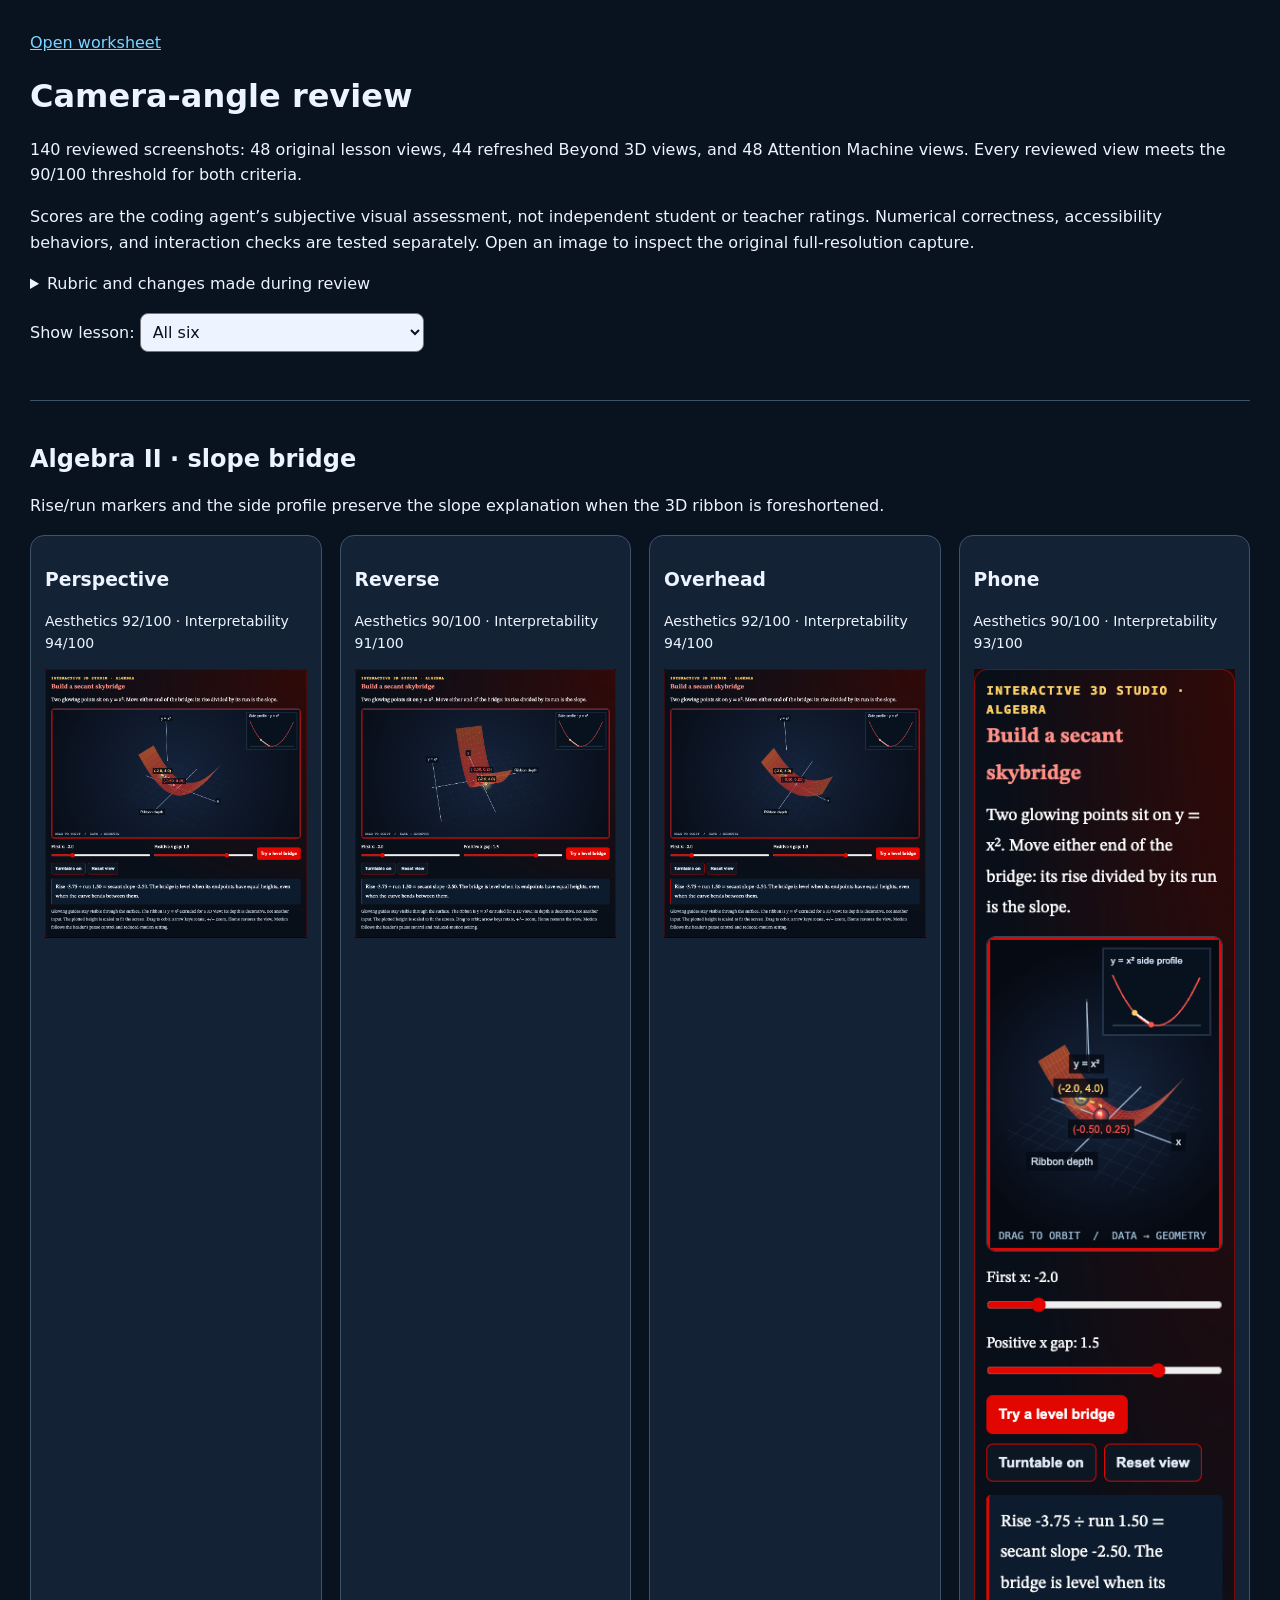
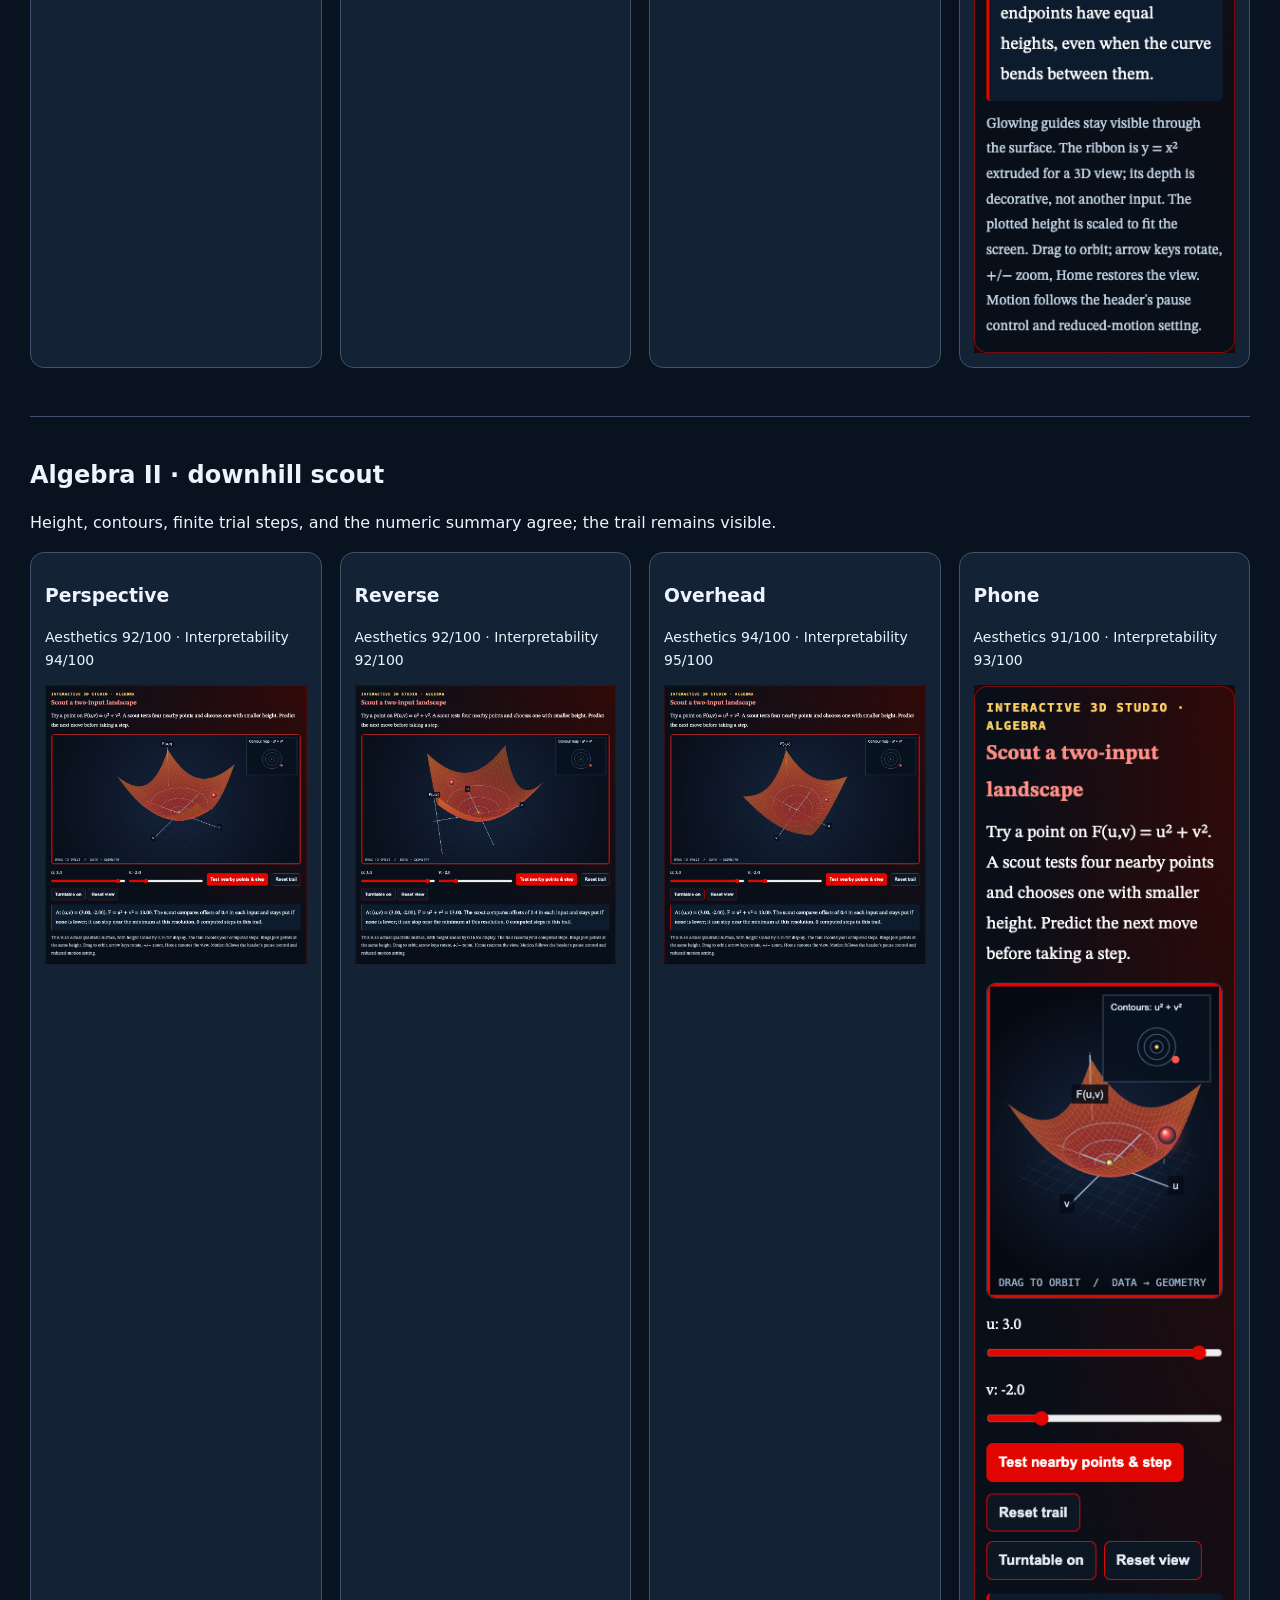
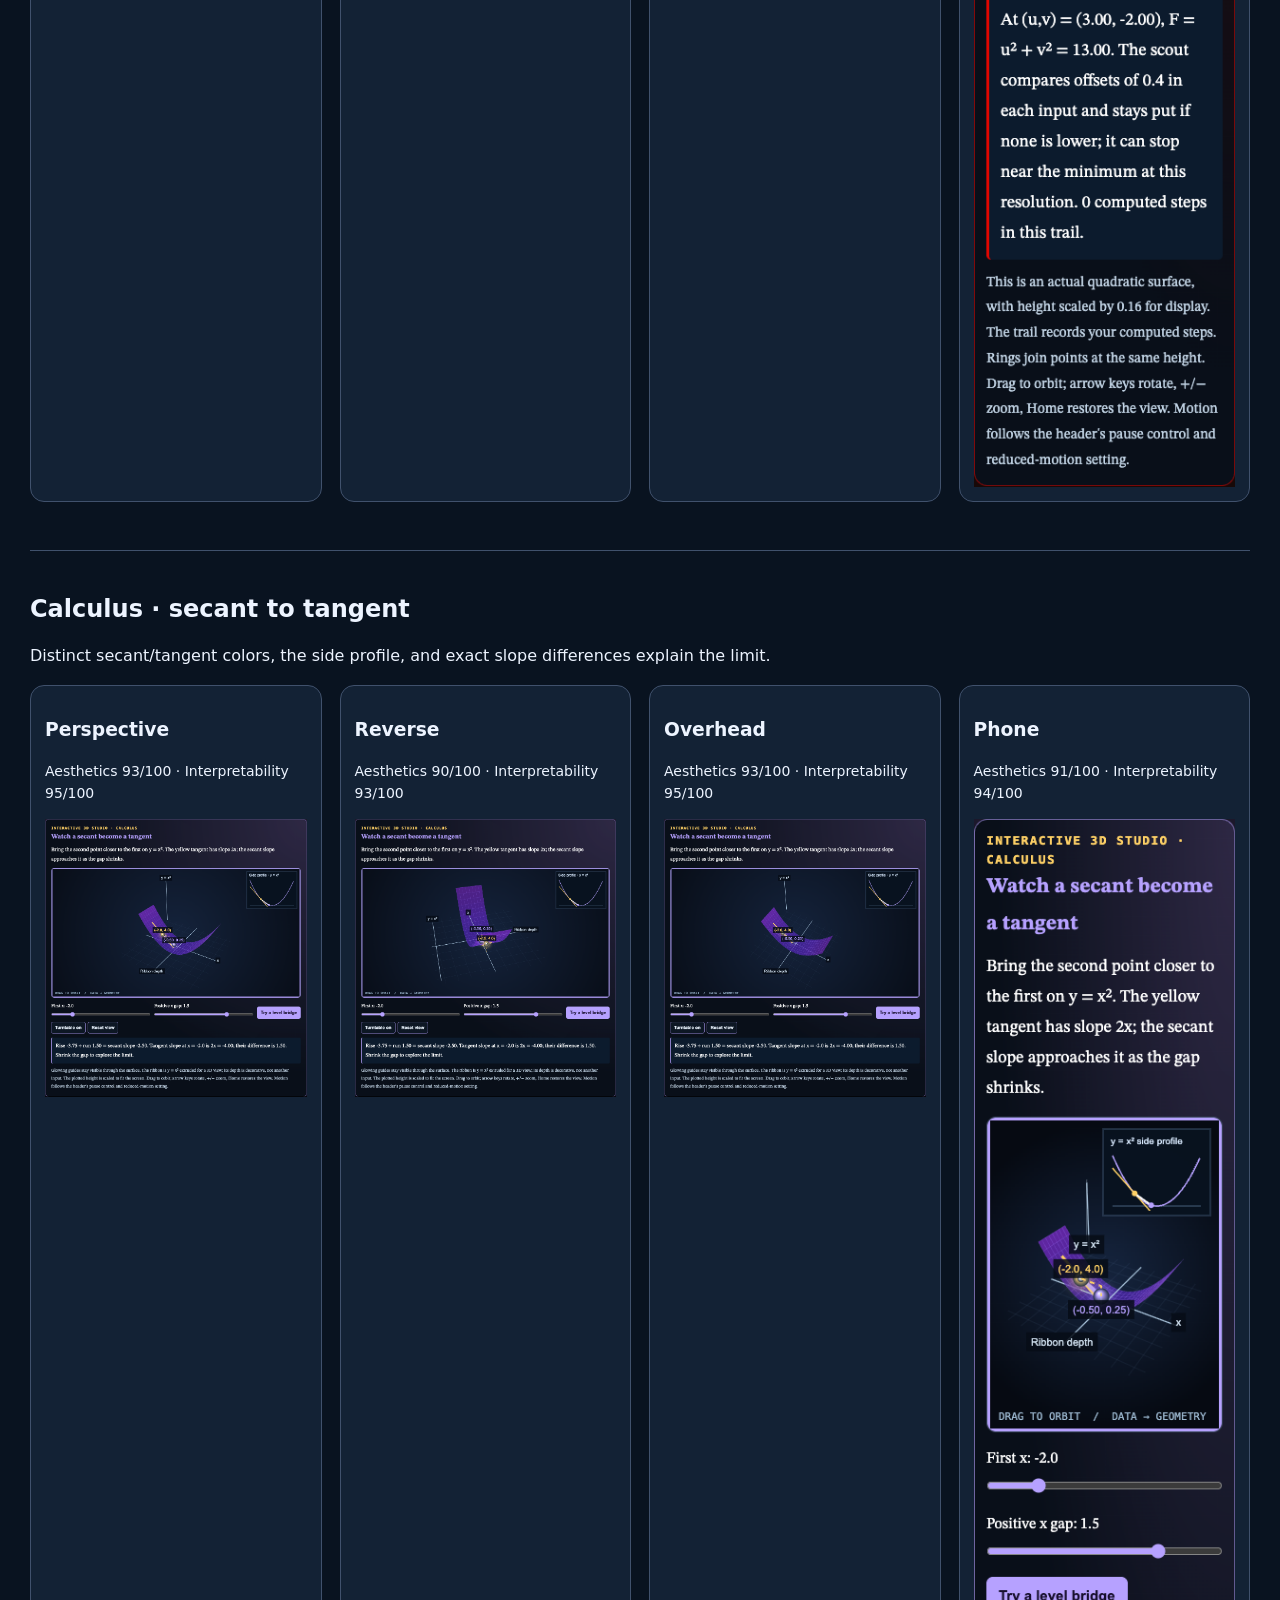
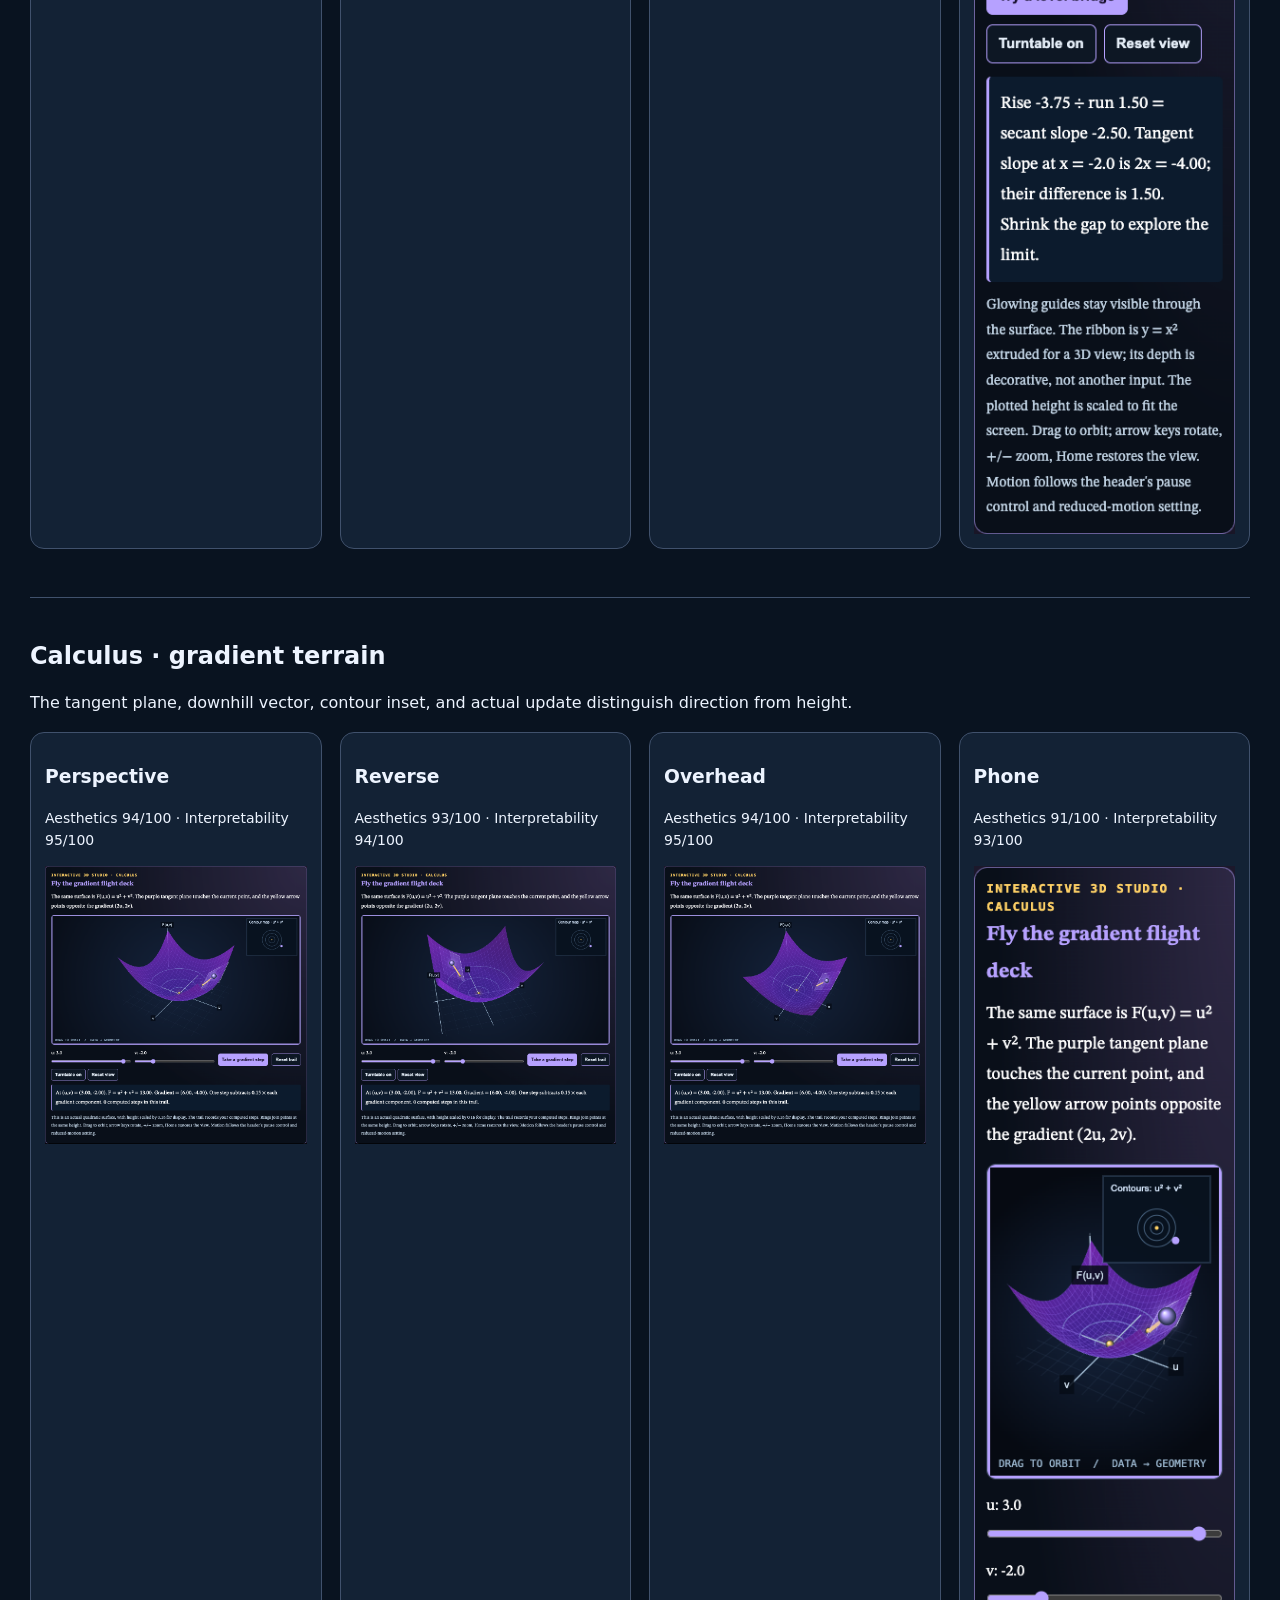
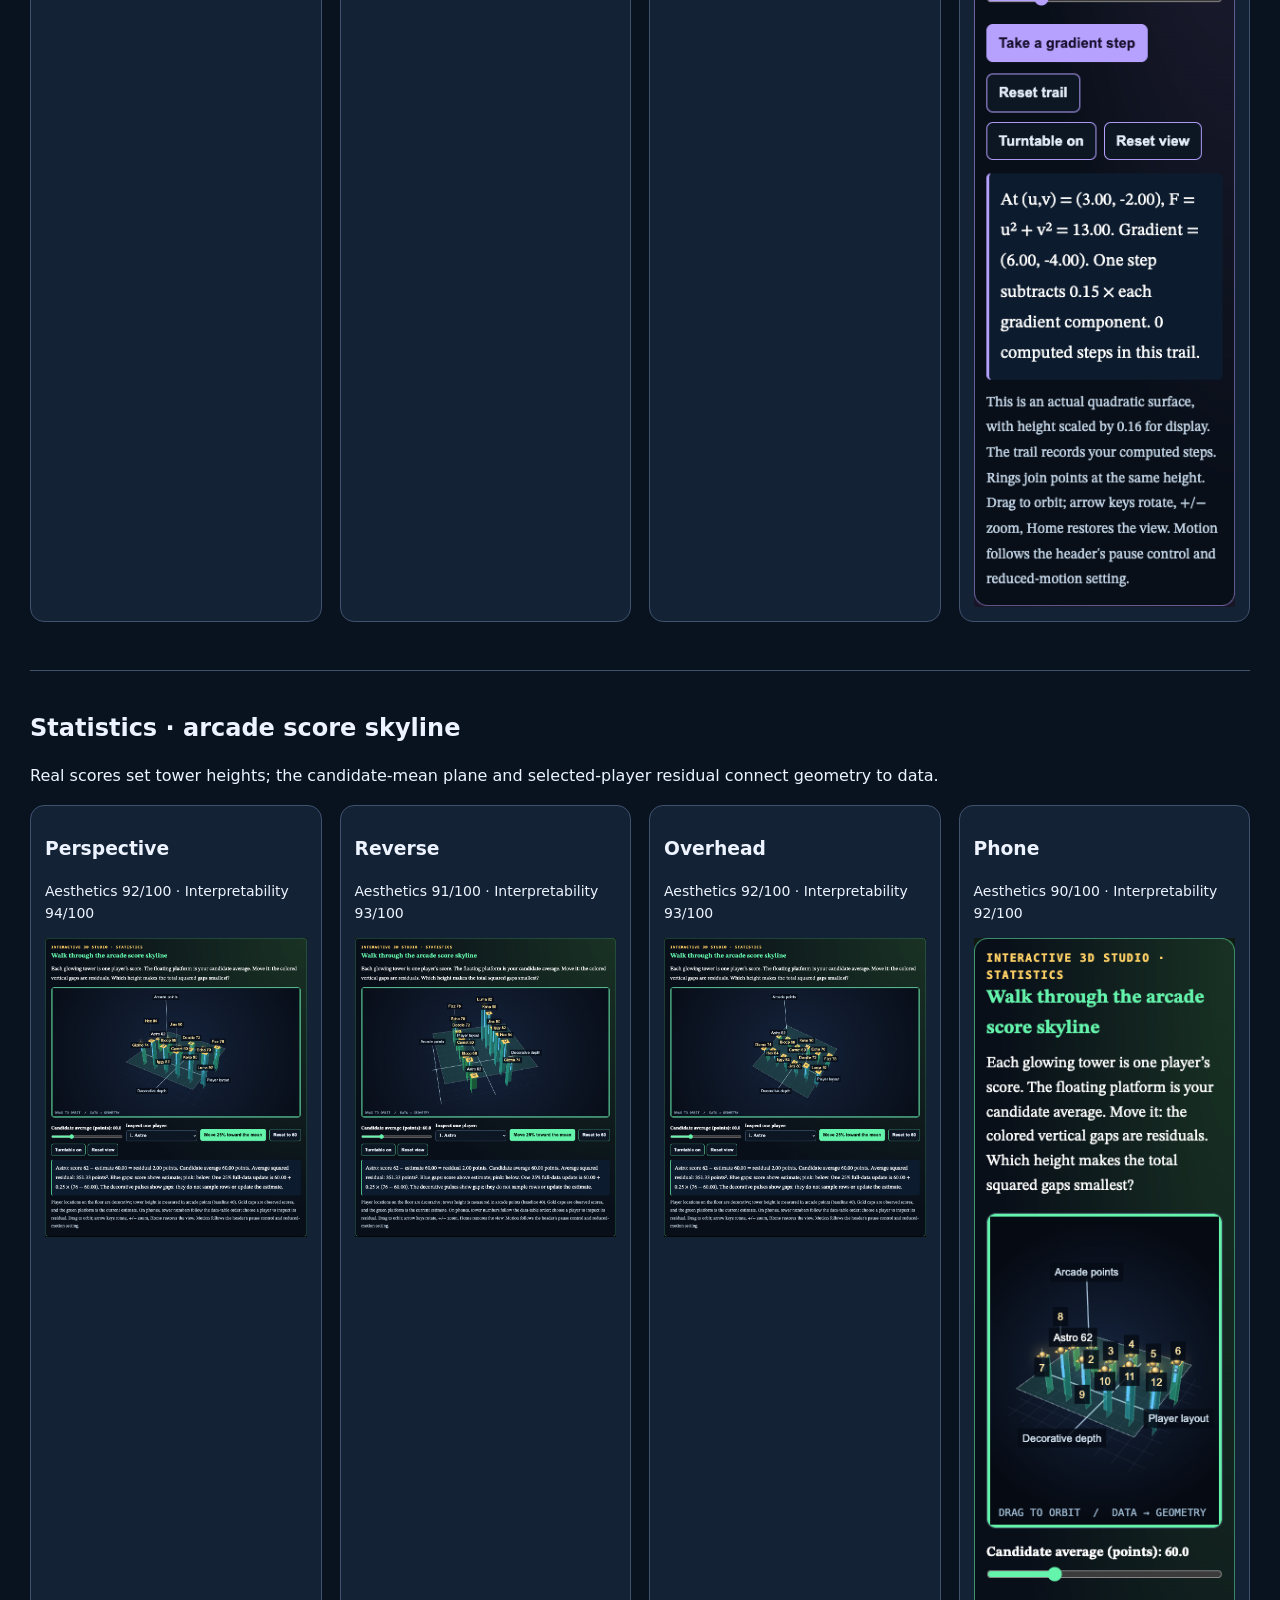
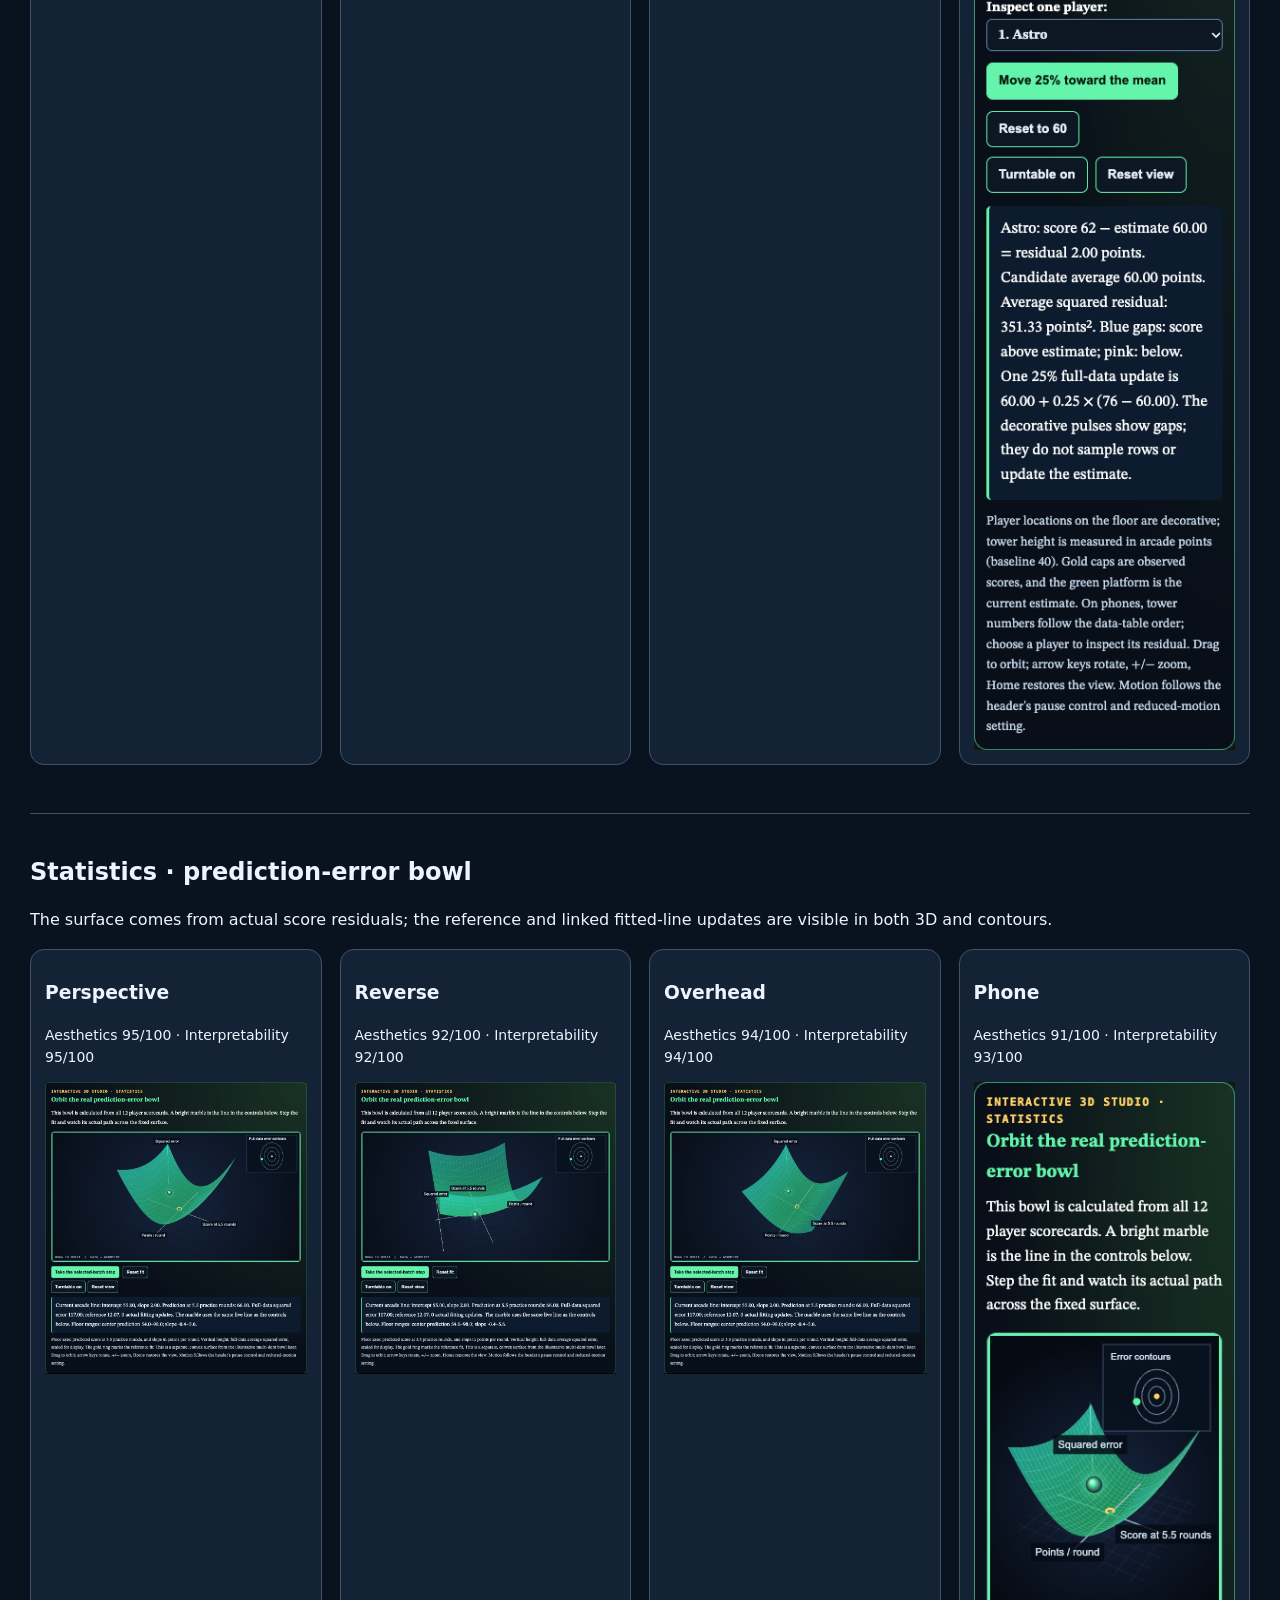
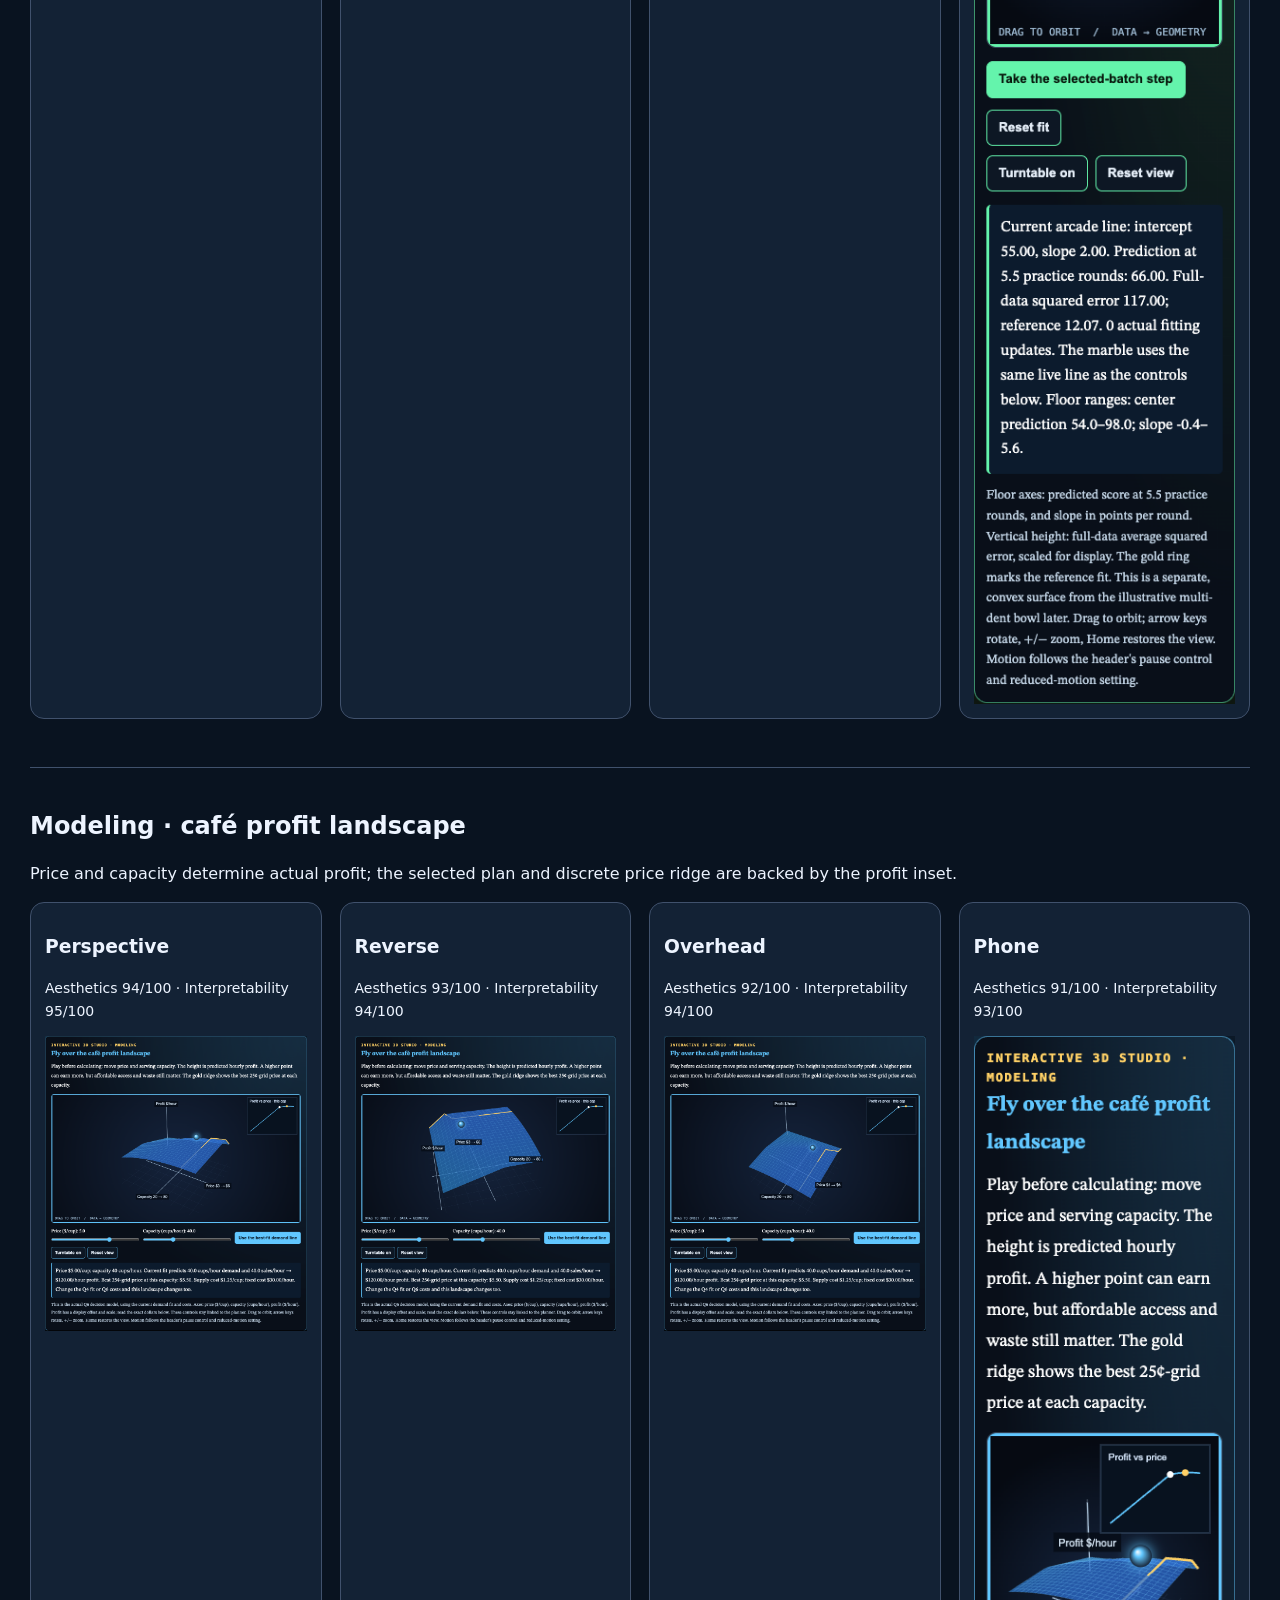
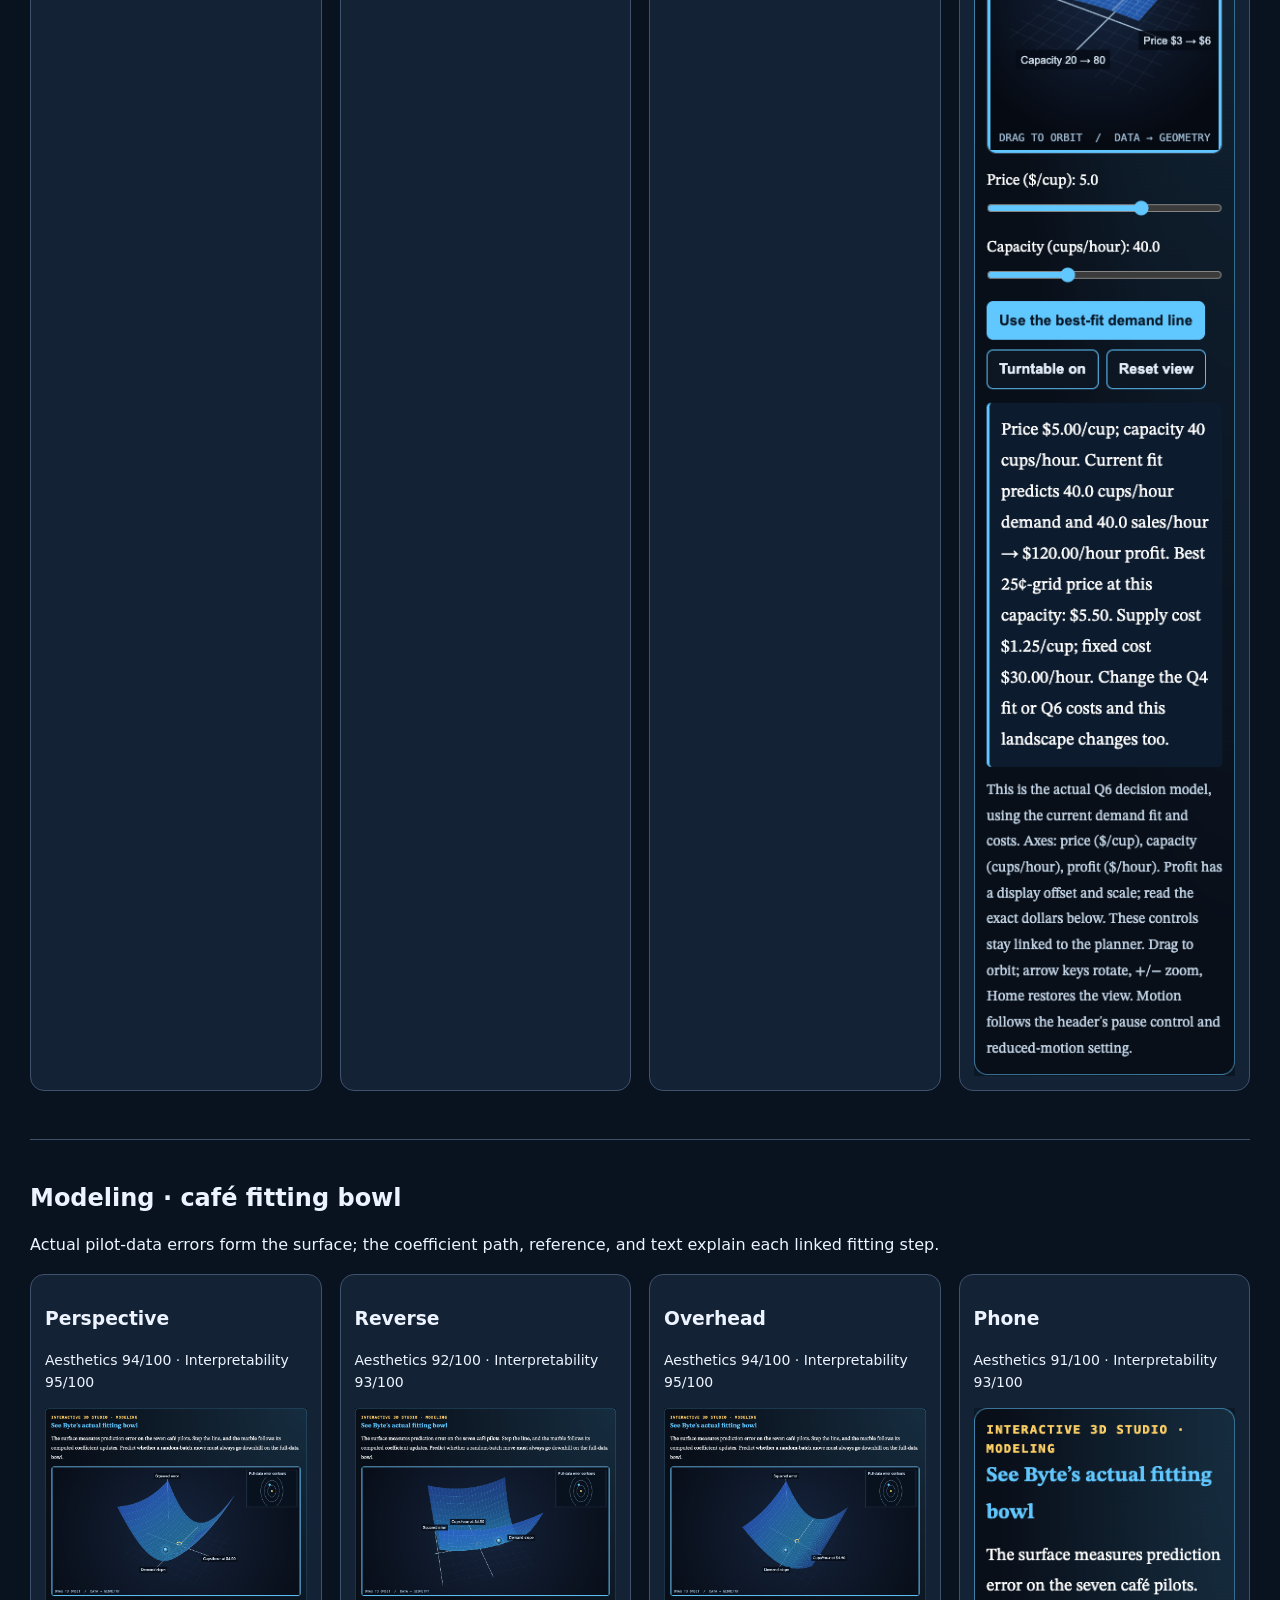
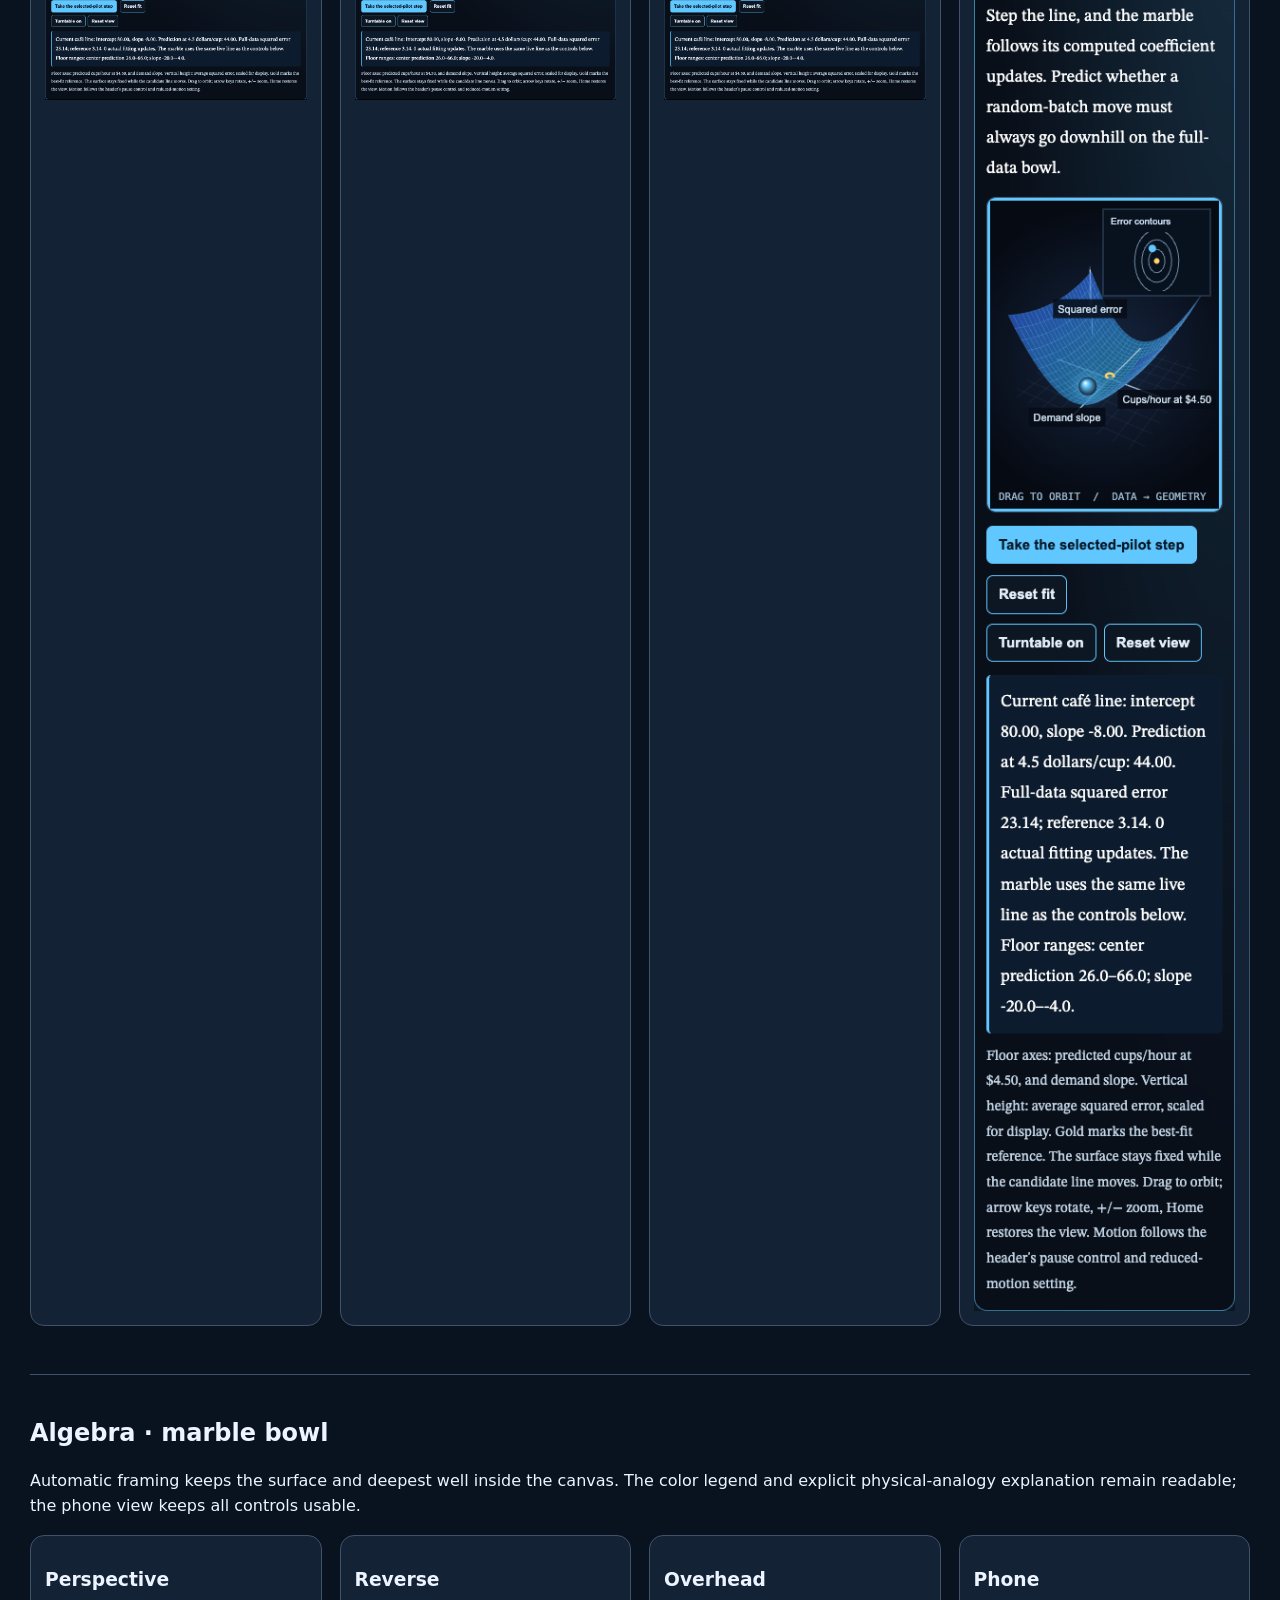
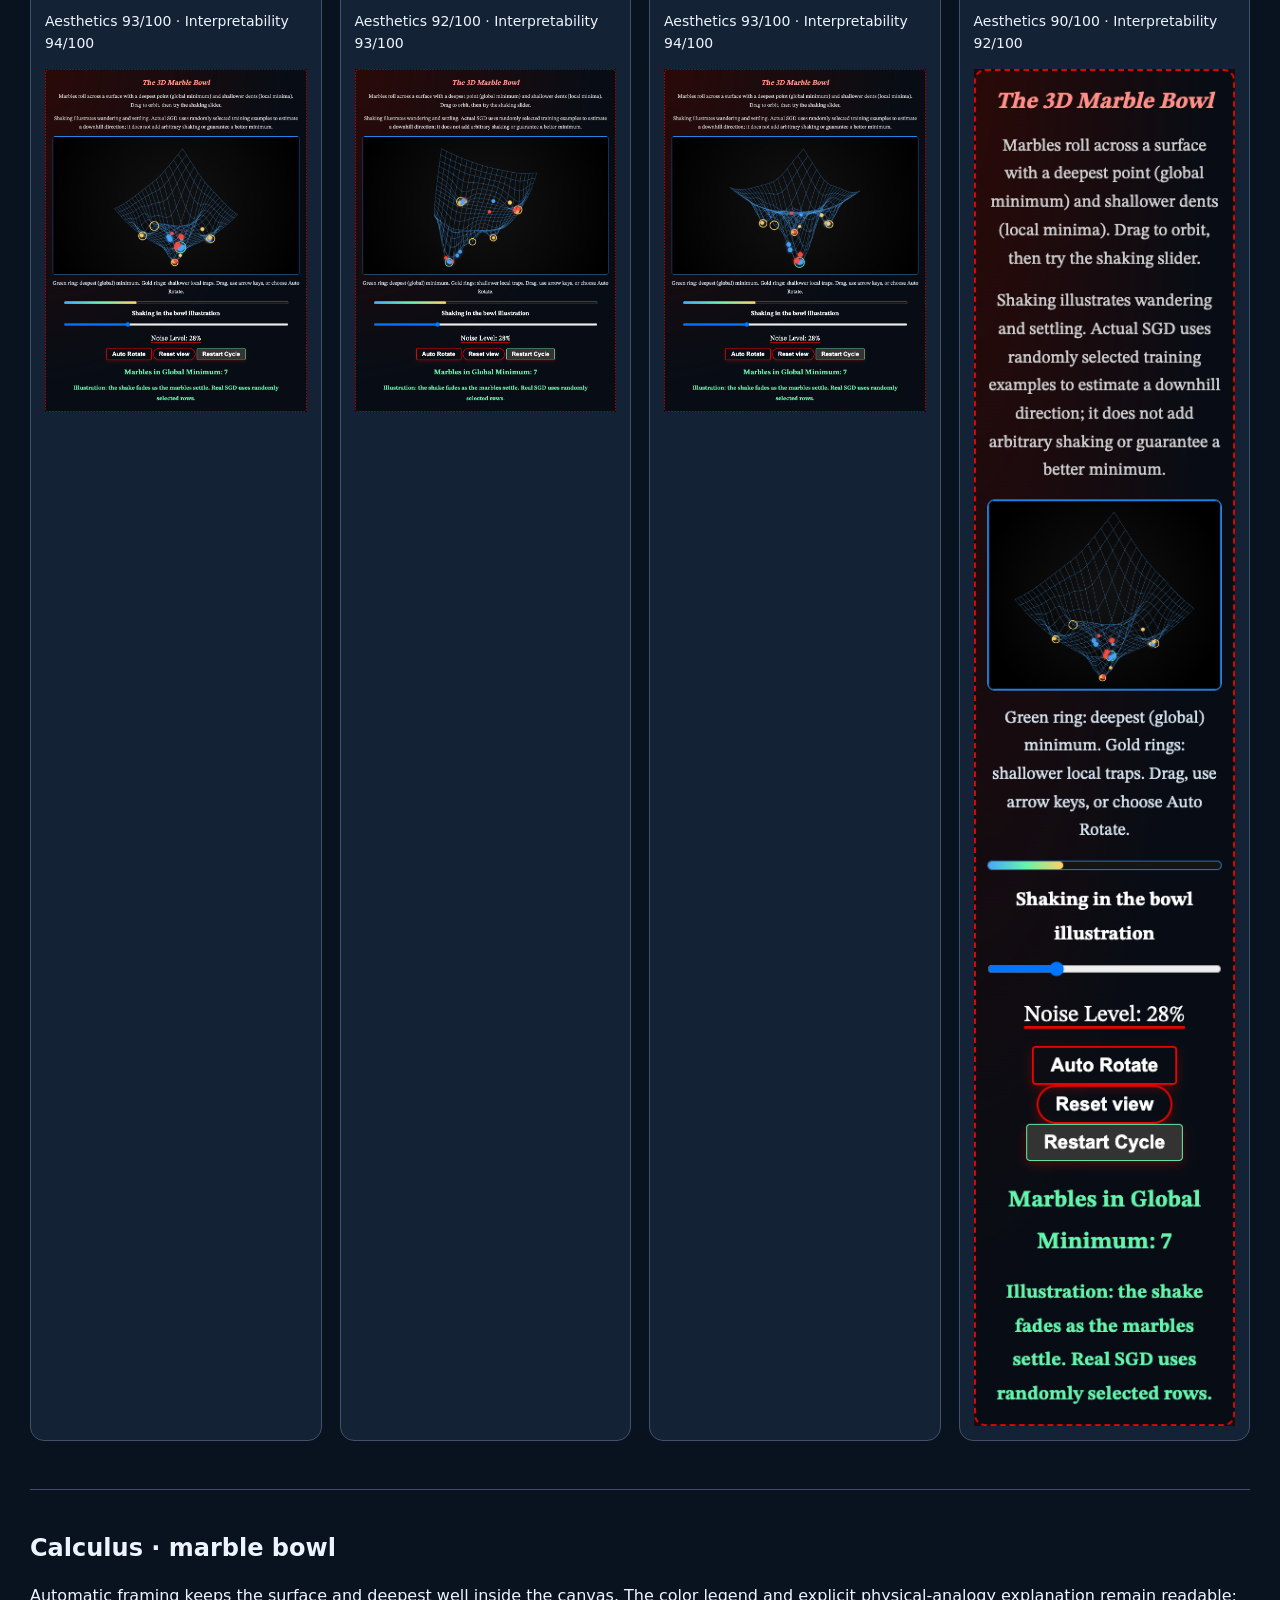
<file: visual-review/index.html>
<!doctype html><html lang="en"><head><meta charset="utf-8"><meta name="viewport" content="width=device-width,initial-scale=1"><title>Worksheet visual review</title><style>
*{box-sizing:border-box}body{margin:0;background:#091320;color:#edf4ff;font:16px/1.6 system-ui,sans-serif}main{max-width:1500px;margin:auto;padding:30px}a{color:#7dd3ff}h1,h2,h3{line-height:1.2}section{margin:48px 0;padding-top:24px;border-top:1px solid #40516c}.grid{display:grid;grid-template-columns:repeat(4,minmax(0,1fr));gap:18px}article{padding:14px;background:#132235;border:1px solid #40516c;border-radius:14px}article p{font-size:14px}img{display:block;width:100%;height:auto}select{font:inherit;background:#edf4ff;color:#091320;padding:8px;border-radius:8px}a:focus-visible,select:focus-visible{outline:3px solid #ffdc7d;outline-offset:5px}@media(max-width:1000px){.grid{grid-template-columns:repeat(2,minmax(0,1fr))}}@media(max-width:550px){main{padding:18px}.grid{grid-template-columns:1fr}}[hidden]{display:none!important}</style></head><body><main><a href="../">Open worksheet</a><h1>Camera-angle review</h1><p>140 reviewed screenshots: 48 original lesson views, 44 refreshed Beyond 3D views, and 48 Attention Machine views. Every reviewed view meets the 90/100 threshold for both criteria.</p><p>Scores are the coding agent’s subjective visual assessment, not independent student or teacher ratings. Numerical correctness, accessibility behaviors, and interaction checks are tested separately. Open an image to inspect the original full-resolution capture.</p><details><summary>Rubric and changes made during review</summary><p>Aesthetics: framing/composition (30), lighting/color/depth (25), visual hierarchy (25), controls/layout (20). Interpretability: accurate mathematical mapping (35), axes/labels (25), numerical explanation (25), analogy limits (15).</p><p>The review prompted fixes for reverse-view occlusion, camera clipping, crowded labels, phone canvas resizing, overlapping insets, and original-bowl phone framing. Desktop captures use Chrome at 1440 × 1100; phone captures use 390 × 844. Decorative motion is frozen for repeatable inspection, except the bowl is briefly run and then paused to show settled marbles.</p></details><p><label for="mode">Show lesson: </label><select id="mode"><option value="all">All six</option><option value="algebra">Algebra II</option><option value="calculus">Calculus</option><option value="statistics">Statistics</option><option value="modeling">Modeling</option><option value="dimensions">Bonus · Beyond 3D</option><option value="attention">Bonus · The Attention Machine</option></select></p><section data-mode="algebra"><h2>Algebra II · slope bridge</h2><p>Rise/run markers and the side profile preserve the slope explanation when the 3D ribbon is foreshortened.</p><div class="grid"><article><h3>Perspective</h3><p>Aesthetics 92/100 · Interpretability 94/100</p><a href="algebra-bridge-perspective.png"><img loading="lazy" src="algebra-bridge-perspective.png" alt="Algebra II · slope bridge in the perspective view. Open full-size screenshot."></a></article><article><h3>Reverse</h3><p>Aesthetics 90/100 · Interpretability 91/100</p><a href="algebra-bridge-reverse.png"><img loading="lazy" src="algebra-bridge-reverse.png" alt="Algebra II · slope bridge in the reverse view. Open full-size screenshot."></a></article><article><h3>Overhead</h3><p>Aesthetics 92/100 · Interpretability 94/100</p><a href="algebra-bridge-overhead.png"><img loading="lazy" src="algebra-bridge-overhead.png" alt="Algebra II · slope bridge in the overhead view. Open full-size screenshot."></a></article><article><h3>Phone</h3><p>Aesthetics 90/100 · Interpretability 93/100</p><a href="algebra-bridge-phone.png"><img loading="lazy" src="algebra-bridge-phone.png" alt="Algebra II · slope bridge in the phone view. Open full-size screenshot."></a></article></div></section><section data-mode="algebra"><h2>Algebra II · downhill scout</h2><p>Height, contours, finite trial steps, and the numeric summary agree; the trail remains visible.</p><div class="grid"><article><h3>Perspective</h3><p>Aesthetics 92/100 · Interpretability 94/100</p><a href="algebra-terrain-perspective.png"><img loading="lazy" src="algebra-terrain-perspective.png" alt="Algebra II · downhill scout in the perspective view. Open full-size screenshot."></a></article><article><h3>Reverse</h3><p>Aesthetics 92/100 · Interpretability 92/100</p><a href="algebra-terrain-reverse.png"><img loading="lazy" src="algebra-terrain-reverse.png" alt="Algebra II · downhill scout in the reverse view. Open full-size screenshot."></a></article><article><h3>Overhead</h3><p>Aesthetics 94/100 · Interpretability 95/100</p><a href="algebra-terrain-overhead.png"><img loading="lazy" src="algebra-terrain-overhead.png" alt="Algebra II · downhill scout in the overhead view. Open full-size screenshot."></a></article><article><h3>Phone</h3><p>Aesthetics 91/100 · Interpretability 93/100</p><a href="algebra-terrain-phone.png"><img loading="lazy" src="algebra-terrain-phone.png" alt="Algebra II · downhill scout in the phone view. Open full-size screenshot."></a></article></div></section><section data-mode="calculus"><h2>Calculus · secant to tangent</h2><p>Distinct secant/tangent colors, the side profile, and exact slope differences explain the limit.</p><div class="grid"><article><h3>Perspective</h3><p>Aesthetics 93/100 · Interpretability 95/100</p><a href="calculus-bridge-perspective.png"><img loading="lazy" src="calculus-bridge-perspective.png" alt="Calculus · secant to tangent in the perspective view. Open full-size screenshot."></a></article><article><h3>Reverse</h3><p>Aesthetics 90/100 · Interpretability 93/100</p><a href="calculus-bridge-reverse.png"><img loading="lazy" src="calculus-bridge-reverse.png" alt="Calculus · secant to tangent in the reverse view. Open full-size screenshot."></a></article><article><h3>Overhead</h3><p>Aesthetics 93/100 · Interpretability 95/100</p><a href="calculus-bridge-overhead.png"><img loading="lazy" src="calculus-bridge-overhead.png" alt="Calculus · secant to tangent in the overhead view. Open full-size screenshot."></a></article><article><h3>Phone</h3><p>Aesthetics 91/100 · Interpretability 94/100</p><a href="calculus-bridge-phone.png"><img loading="lazy" src="calculus-bridge-phone.png" alt="Calculus · secant to tangent in the phone view. Open full-size screenshot."></a></article></div></section><section data-mode="calculus"><h2>Calculus · gradient terrain</h2><p>The tangent plane, downhill vector, contour inset, and actual update distinguish direction from height.</p><div class="grid"><article><h3>Perspective</h3><p>Aesthetics 94/100 · Interpretability 95/100</p><a href="calculus-terrain-perspective.png"><img loading="lazy" src="calculus-terrain-perspective.png" alt="Calculus · gradient terrain in the perspective view. Open full-size screenshot."></a></article><article><h3>Reverse</h3><p>Aesthetics 93/100 · Interpretability 94/100</p><a href="calculus-terrain-reverse.png"><img loading="lazy" src="calculus-terrain-reverse.png" alt="Calculus · gradient terrain in the reverse view. Open full-size screenshot."></a></article><article><h3>Overhead</h3><p>Aesthetics 94/100 · Interpretability 95/100</p><a href="calculus-terrain-overhead.png"><img loading="lazy" src="calculus-terrain-overhead.png" alt="Calculus · gradient terrain in the overhead view. Open full-size screenshot."></a></article><article><h3>Phone</h3><p>Aesthetics 91/100 · Interpretability 93/100</p><a href="calculus-terrain-phone.png"><img loading="lazy" src="calculus-terrain-phone.png" alt="Calculus · gradient terrain in the phone view. Open full-size screenshot."></a></article></div></section><section data-mode="statistics"><h2>Statistics · arcade score skyline</h2><p>Real scores set tower heights; the candidate-mean plane and selected-player residual connect geometry to data.</p><div class="grid"><article><h3>Perspective</h3><p>Aesthetics 92/100 · Interpretability 94/100</p><a href="statistics-skyline-perspective.png"><img loading="lazy" src="statistics-skyline-perspective.png" alt="Statistics · arcade score skyline in the perspective view. Open full-size screenshot."></a></article><article><h3>Reverse</h3><p>Aesthetics 91/100 · Interpretability 93/100</p><a href="statistics-skyline-reverse.png"><img loading="lazy" src="statistics-skyline-reverse.png" alt="Statistics · arcade score skyline in the reverse view. Open full-size screenshot."></a></article><article><h3>Overhead</h3><p>Aesthetics 92/100 · Interpretability 93/100</p><a href="statistics-skyline-overhead.png"><img loading="lazy" src="statistics-skyline-overhead.png" alt="Statistics · arcade score skyline in the overhead view. Open full-size screenshot."></a></article><article><h3>Phone</h3><p>Aesthetics 90/100 · Interpretability 92/100</p><a href="statistics-skyline-phone.png"><img loading="lazy" src="statistics-skyline-phone.png" alt="Statistics · arcade score skyline in the phone view. Open full-size screenshot."></a></article></div></section><section data-mode="statistics"><h2>Statistics · prediction-error bowl</h2><p>The surface comes from actual score residuals; the reference and linked fitted-line updates are visible in both 3D and contours.</p><div class="grid"><article><h3>Perspective</h3><p>Aesthetics 95/100 · Interpretability 95/100</p><a href="statistics-fit-perspective.png"><img loading="lazy" src="statistics-fit-perspective.png" alt="Statistics · prediction-error bowl in the perspective view. Open full-size screenshot."></a></article><article><h3>Reverse</h3><p>Aesthetics 92/100 · Interpretability 92/100</p><a href="statistics-fit-reverse.png"><img loading="lazy" src="statistics-fit-reverse.png" alt="Statistics · prediction-error bowl in the reverse view. Open full-size screenshot."></a></article><article><h3>Overhead</h3><p>Aesthetics 94/100 · Interpretability 94/100</p><a href="statistics-fit-overhead.png"><img loading="lazy" src="statistics-fit-overhead.png" alt="Statistics · prediction-error bowl in the overhead view. Open full-size screenshot."></a></article><article><h3>Phone</h3><p>Aesthetics 91/100 · Interpretability 93/100</p><a href="statistics-fit-phone.png"><img loading="lazy" src="statistics-fit-phone.png" alt="Statistics · prediction-error bowl in the phone view. Open full-size screenshot."></a></article></div></section><section data-mode="modeling"><h2>Modeling · café profit landscape</h2><p>Price and capacity determine actual profit; the selected plan and discrete price ridge are backed by the profit inset.</p><div class="grid"><article><h3>Perspective</h3><p>Aesthetics 94/100 · Interpretability 95/100</p><a href="modeling-market-perspective.png"><img loading="lazy" src="modeling-market-perspective.png" alt="Modeling · café profit landscape in the perspective view. Open full-size screenshot."></a></article><article><h3>Reverse</h3><p>Aesthetics 93/100 · Interpretability 94/100</p><a href="modeling-market-reverse.png"><img loading="lazy" src="modeling-market-reverse.png" alt="Modeling · café profit landscape in the reverse view. Open full-size screenshot."></a></article><article><h3>Overhead</h3><p>Aesthetics 92/100 · Interpretability 94/100</p><a href="modeling-market-overhead.png"><img loading="lazy" src="modeling-market-overhead.png" alt="Modeling · café profit landscape in the overhead view. Open full-size screenshot."></a></article><article><h3>Phone</h3><p>Aesthetics 91/100 · Interpretability 93/100</p><a href="modeling-market-phone.png"><img loading="lazy" src="modeling-market-phone.png" alt="Modeling · café profit landscape in the phone view. Open full-size screenshot."></a></article></div></section><section data-mode="modeling"><h2>Modeling · café fitting bowl</h2><p>Actual pilot-data errors form the surface; the coefficient path, reference, and text explain each linked fitting step.</p><div class="grid"><article><h3>Perspective</h3><p>Aesthetics 94/100 · Interpretability 95/100</p><a href="modeling-fit-perspective.png"><img loading="lazy" src="modeling-fit-perspective.png" alt="Modeling · café fitting bowl in the perspective view. Open full-size screenshot."></a></article><article><h3>Reverse</h3><p>Aesthetics 92/100 · Interpretability 93/100</p><a href="modeling-fit-reverse.png"><img loading="lazy" src="modeling-fit-reverse.png" alt="Modeling · café fitting bowl in the reverse view. Open full-size screenshot."></a></article><article><h3>Overhead</h3><p>Aesthetics 94/100 · Interpretability 95/100</p><a href="modeling-fit-overhead.png"><img loading="lazy" src="modeling-fit-overhead.png" alt="Modeling · café fitting bowl in the overhead view. Open full-size screenshot."></a></article><article><h3>Phone</h3><p>Aesthetics 91/100 · Interpretability 93/100</p><a href="modeling-fit-phone.png"><img loading="lazy" src="modeling-fit-phone.png" alt="Modeling · café fitting bowl in the phone view. Open full-size screenshot."></a></article></div></section><section data-mode="algebra"><h2>Algebra · marble bowl</h2><p>Automatic framing keeps the surface and deepest well inside the canvas. The color legend and explicit physical-analogy explanation remain readable; the phone view keeps all controls usable.</p><div class="grid"><article><h3>Perspective</h3><p>Aesthetics 93/100 · Interpretability 94/100</p><a href="algebra-shared-bowl-perspective.png"><img loading="lazy" src="algebra-shared-bowl-perspective.png" alt="Algebra · marble bowl in the perspective view. Open full-size screenshot."></a></article><article><h3>Reverse</h3><p>Aesthetics 92/100 · Interpretability 93/100</p><a href="algebra-shared-bowl-reverse.png"><img loading="lazy" src="algebra-shared-bowl-reverse.png" alt="Algebra · marble bowl in the reverse view. Open full-size screenshot."></a></article><article><h3>Overhead</h3><p>Aesthetics 93/100 · Interpretability 94/100</p><a href="algebra-shared-bowl-overhead.png"><img loading="lazy" src="algebra-shared-bowl-overhead.png" alt="Algebra · marble bowl in the overhead view. Open full-size screenshot."></a></article><article><h3>Phone</h3><p>Aesthetics 90/100 · Interpretability 92/100</p><a href="algebra-shared-bowl-phone.png"><img loading="lazy" src="algebra-shared-bowl-phone.png" alt="Algebra · marble bowl in the phone view. Open full-size screenshot."></a></article></div></section><section data-mode="calculus"><h2>Calculus · marble bowl</h2><p>Automatic framing keeps the surface and deepest well inside the canvas. The color legend and explicit physical-analogy explanation remain readable; the phone view keeps all controls usable.</p><div class="grid"><article><h3>Perspective</h3><p>Aesthetics 93/100 · Interpretability 94/100</p><a href="calculus-shared-bowl-perspective.png"><img loading="lazy" src="calculus-shared-bowl-perspective.png" alt="Calculus · marble bowl in the perspective view. Open full-size screenshot."></a></article><article><h3>Reverse</h3><p>Aesthetics 92/100 · Interpretability 93/100</p><a href="calculus-shared-bowl-reverse.png"><img loading="lazy" src="calculus-shared-bowl-reverse.png" alt="Calculus · marble bowl in the reverse view. Open full-size screenshot."></a></article><article><h3>Overhead</h3><p>Aesthetics 93/100 · Interpretability 94/100</p><a href="calculus-shared-bowl-overhead.png"><img loading="lazy" src="calculus-shared-bowl-overhead.png" alt="Calculus · marble bowl in the overhead view. Open full-size screenshot."></a></article><article><h3>Phone</h3><p>Aesthetics 90/100 · Interpretability 92/100</p><a href="calculus-shared-bowl-phone.png"><img loading="lazy" src="calculus-shared-bowl-phone.png" alt="Calculus · marble bowl in the phone view. Open full-size screenshot."></a></article></div></section><section data-mode="statistics"><h2>Statistics · marble bowl</h2><p>Automatic framing keeps the surface and deepest well inside the canvas. The color legend and explicit physical-analogy explanation remain readable; the phone view keeps all controls usable.</p><div class="grid"><article><h3>Perspective</h3><p>Aesthetics 93/100 · Interpretability 94/100</p><a href="statistics-shared-bowl-perspective.png"><img loading="lazy" src="statistics-shared-bowl-perspective.png" alt="Statistics · marble bowl in the perspective view. Open full-size screenshot."></a></article><article><h3>Reverse</h3><p>Aesthetics 92/100 · Interpretability 93/100</p><a href="statistics-shared-bowl-reverse.png"><img loading="lazy" src="statistics-shared-bowl-reverse.png" alt="Statistics · marble bowl in the reverse view. Open full-size screenshot."></a></article><article><h3>Overhead</h3><p>Aesthetics 93/100 · Interpretability 94/100</p><a href="statistics-shared-bowl-overhead.png"><img loading="lazy" src="statistics-shared-bowl-overhead.png" alt="Statistics · marble bowl in the overhead view. Open full-size screenshot."></a></article><article><h3>Phone</h3><p>Aesthetics 90/100 · Interpretability 92/100</p><a href="statistics-shared-bowl-phone.png"><img loading="lazy" src="statistics-shared-bowl-phone.png" alt="Statistics · marble bowl in the phone view. Open full-size screenshot."></a></article></div></section><section data-mode="modeling"><h2>Modeling · marble bowl</h2><p>Automatic framing keeps the surface and deepest well inside the canvas. The color legend and explicit physical-analogy explanation remain readable; the phone view keeps all controls usable.</p><div class="grid"><article><h3>Perspective</h3><p>Aesthetics 93/100 · Interpretability 94/100</p><a href="modeling-shared-bowl-perspective.png"><img loading="lazy" src="modeling-shared-bowl-perspective.png" alt="Modeling · marble bowl in the perspective view. Open full-size screenshot."></a></article><article><h3>Reverse</h3><p>Aesthetics 92/100 · Interpretability 93/100</p><a href="modeling-shared-bowl-reverse.png"><img loading="lazy" src="modeling-shared-bowl-reverse.png" alt="Modeling · marble bowl in the reverse view. Open full-size screenshot."></a></article><article><h3>Overhead</h3><p>Aesthetics 93/100 · Interpretability 94/100</p><a href="modeling-shared-bowl-overhead.png"><img loading="lazy" src="modeling-shared-bowl-overhead.png" alt="Modeling · marble bowl in the overhead view. Open full-size screenshot."></a></article><article><h3>Phone</h3><p>Aesthetics 90/100 · Interpretability 92/100</p><a href="modeling-shared-bowl-phone.png"><img loading="lazy" src="modeling-shared-bowl-phone.png" alt="Modeling · marble bowl in the phone view. Open full-size screenshot."></a></article></div></section><section data-mode="dimensions"><h2>Beyond 3D · A dimension is a new freedom</h2><div class="grid"><article><h3>Perspective</h3><p>Aesthetics 94/100 · Interpretability 97/100</p><a href="dimensions-ladder-perspective.png"><img loading="lazy" src="dimensions-ladder-perspective.png" alt="Beyond 3D · A dimension is a new freedom: Perspective. Open full-size screenshot."></a></article><article><h3>Reverse</h3><p>Aesthetics 93/100 · Interpretability 96/100</p><a href="dimensions-ladder-reverse.png"><img loading="lazy" src="dimensions-ladder-reverse.png" alt="Beyond 3D · A dimension is a new freedom: Reverse. Open full-size screenshot."></a></article><article><h3>Overhead</h3><p>Aesthetics 92/100 · Interpretability 95/100</p><a href="dimensions-ladder-overhead.png"><img loading="lazy" src="dimensions-ladder-overhead.png" alt="Beyond 3D · A dimension is a new freedom: Overhead. Open full-size screenshot."></a></article><article><h3>Phone</h3><p>Aesthetics 93/100 · Interpretability 96/100</p><a href="dimensions-ladder-phone.png"><img loading="lazy" src="dimensions-ladder-phone.png" alt="Beyond 3D · A dimension is a new freedom: Phone. Open full-size screenshot."></a></article><article><h3>Phone · expanded reasoning</h3><p>Aesthetics 92/100 · Interpretability 97/100</p><a href="dimensions-ladder-reasoning-phone.png"><img loading="lazy" src="dimensions-ladder-reasoning-phone.png" alt="Beyond 3D · A dimension is a new freedom: Phone · expanded reasoning. Open full-size screenshot."></a></article></div></section><section data-mode="dimensions"><h2>Beyond 3D · An apparent transformation can be a slice</h2><div class="grid"><article><h3>Perspective</h3><p>Aesthetics 94/100 · Interpretability 97/100</p><a href="dimensions-slice-perspective.png"><img loading="lazy" src="dimensions-slice-perspective.png" alt="Beyond 3D · An apparent transformation can be a slice: Perspective. Open full-size screenshot."></a></article><article><h3>Reverse</h3><p>Aesthetics 93/100 · Interpretability 96/100</p><a href="dimensions-slice-reverse.png"><img loading="lazy" src="dimensions-slice-reverse.png" alt="Beyond 3D · An apparent transformation can be a slice: Reverse. Open full-size screenshot."></a></article><article><h3>Overhead</h3><p>Aesthetics 92/100 · Interpretability 96/100</p><a href="dimensions-slice-overhead.png"><img loading="lazy" src="dimensions-slice-overhead.png" alt="Beyond 3D · An apparent transformation can be a slice: Overhead. Open full-size screenshot."></a></article><article><h3>Phone</h3><p>Aesthetics 93/100 · Interpretability 96/100</p><a href="dimensions-slice-phone.png"><img loading="lazy" src="dimensions-slice-phone.png" alt="Beyond 3D · An apparent transformation can be a slice: Phone. Open full-size screenshot."></a></article><article><h3>Phone · expanded reasoning</h3><p>Aesthetics 92/100 · Interpretability 97/100</p><a href="dimensions-slice-reasoning-phone.png"><img loading="lazy" src="dimensions-slice-reasoning-phone.png" alt="Beyond 3D · An apparent transformation can be a slice: Phone · expanded reasoning. Open full-size screenshot."></a></article></div></section><section data-mode="dimensions"><h2>Beyond 3D · A shadow loses an address</h2><div class="grid"><article><h3>Perspective</h3><p>Aesthetics 93/100 · Interpretability 97/100</p><a href="dimensions-shadow-perspective.png"><img loading="lazy" src="dimensions-shadow-perspective.png" alt="Beyond 3D · A shadow loses an address: Perspective. Open full-size screenshot."></a></article><article><h3>Reverse</h3><p>Aesthetics 93/100 · Interpretability 97/100</p><a href="dimensions-shadow-reverse.png"><img loading="lazy" src="dimensions-shadow-reverse.png" alt="Beyond 3D · A shadow loses an address: Reverse. Open full-size screenshot."></a></article><article><h3>Overhead</h3><p>Aesthetics 91/100 · Interpretability 96/100</p><a href="dimensions-shadow-overhead.png"><img loading="lazy" src="dimensions-shadow-overhead.png" alt="Beyond 3D · A shadow loses an address: Overhead. Open full-size screenshot."></a></article><article><h3>Phone</h3><p>Aesthetics 93/100 · Interpretability 97/100</p><a href="dimensions-shadow-phone.png"><img loading="lazy" src="dimensions-shadow-phone.png" alt="Beyond 3D · A shadow loses an address: Phone. Open full-size screenshot."></a></article><article><h3>Phone · expanded reasoning</h3><p>Aesthetics 92/100 · Interpretability 97/100</p><a href="dimensions-shadow-reasoning-phone.png"><img loading="lazy" src="dimensions-shadow-reasoning-phone.png" alt="Beyond 3D · A shadow loses an address: Phone · expanded reasoning. Open full-size screenshot."></a></article></div></section><section data-mode="dimensions"><h2>Beyond 3D · Turn two coordinates; preserve the object</h2><div class="grid"><article><h3>Perspective</h3><p>Aesthetics 95/100 · Interpretability 98/100</p><a href="dimensions-tesseract-perspective.png"><img loading="lazy" src="dimensions-tesseract-perspective.png" alt="Beyond 3D · Turn two coordinates; preserve the object: Perspective. Open full-size screenshot."></a></article><article><h3>Reverse</h3><p>Aesthetics 94/100 · Interpretability 97/100</p><a href="dimensions-tesseract-reverse.png"><img loading="lazy" src="dimensions-tesseract-reverse.png" alt="Beyond 3D · Turn two coordinates; preserve the object: Reverse. Open full-size screenshot."></a></article><article><h3>Overhead</h3><p>Aesthetics 93/100 · Interpretability 97/100</p><a href="dimensions-tesseract-overhead.png"><img loading="lazy" src="dimensions-tesseract-overhead.png" alt="Beyond 3D · Turn two coordinates; preserve the object: Overhead. Open full-size screenshot."></a></article><article><h3>Phone</h3><p>Aesthetics 93/100 · Interpretability 96/100</p><a href="dimensions-tesseract-phone.png"><img loading="lazy" src="dimensions-tesseract-phone.png" alt="Beyond 3D · Turn two coordinates; preserve the object: Phone. Open full-size screenshot."></a></article><article><h3>Phone · expanded reasoning</h3><p>Aesthetics 92/100 · Interpretability 97/100</p><a href="dimensions-tesseract-reasoning-phone.png"><img loading="lazy" src="dimensions-tesseract-reasoning-phone.png" alt="Beyond 3D · Turn two coordinates; preserve the object: Phone · expanded reasoning. Open full-size screenshot."></a></article></div></section><section data-mode="dimensions"><h2>Beyond 3D · The boundary has one fewer freedom</h2><div class="grid"><article><h3>Perspective</h3><p>Aesthetics 93/100 · Interpretability 96/100</p><a href="dimensions-net-perspective.png"><img loading="lazy" src="dimensions-net-perspective.png" alt="Beyond 3D · The boundary has one fewer freedom: Perspective. Open full-size screenshot."></a></article><article><h3>Reverse</h3><p>Aesthetics 92/100 · Interpretability 95/100</p><a href="dimensions-net-reverse.png"><img loading="lazy" src="dimensions-net-reverse.png" alt="Beyond 3D · The boundary has one fewer freedom: Reverse. Open full-size screenshot."></a></article><article><h3>Overhead</h3><p>Aesthetics 91/100 · Interpretability 94/100</p><a href="dimensions-net-overhead.png"><img loading="lazy" src="dimensions-net-overhead.png" alt="Beyond 3D · The boundary has one fewer freedom: Overhead. Open full-size screenshot."></a></article><article><h3>Phone</h3><p>Aesthetics 92/100 · Interpretability 95/100</p><a href="dimensions-net-phone.png"><img loading="lazy" src="dimensions-net-phone.png" alt="Beyond 3D · The boundary has one fewer freedom: Phone. Open full-size screenshot."></a></article><article><h3>Phone · expanded reasoning</h3><p>Aesthetics 92/100 · Interpretability 97/100</p><a href="dimensions-net-reasoning-phone.png"><img loading="lazy" src="dimensions-net-reasoning-phone.png" alt="Beyond 3D · The boundary has one fewer freedom: Phone · expanded reasoning. Open full-size screenshot."></a></article></div></section><section data-mode="dimensions"><h2>Beyond 3D · The same budget, one dimension higher</h2><div class="grid"><article><h3>Perspective</h3><p>Aesthetics 92/100 · Interpretability 97/100</p><a href="dimensions-hypersphere-perspective.png"><img loading="lazy" src="dimensions-hypersphere-perspective.png" alt="Beyond 3D · The same budget, one dimension higher: Perspective. Open full-size screenshot."></a></article><article><h3>Reverse</h3><p>Aesthetics 92/100 · Interpretability 97/100</p><a href="dimensions-hypersphere-reverse.png"><img loading="lazy" src="dimensions-hypersphere-reverse.png" alt="Beyond 3D · The same budget, one dimension higher: Reverse. Open full-size screenshot."></a></article><article><h3>Overhead</h3><p>Aesthetics 91/100 · Interpretability 96/100</p><a href="dimensions-hypersphere-overhead.png"><img loading="lazy" src="dimensions-hypersphere-overhead.png" alt="Beyond 3D · The same budget, one dimension higher: Overhead. Open full-size screenshot."></a></article><article><h3>Phone</h3><p>Aesthetics 92/100 · Interpretability 96/100</p><a href="dimensions-hypersphere-phone.png"><img loading="lazy" src="dimensions-hypersphere-phone.png" alt="Beyond 3D · The same budget, one dimension higher: Phone. Open full-size screenshot."></a></article><article><h3>Phone · expanded reasoning</h3><p>Aesthetics 92/100 · Interpretability 97/100</p><a href="dimensions-hypersphere-reasoning-phone.png"><img loading="lazy" src="dimensions-hypersphere-reasoning-phone.png" alt="Beyond 3D · The same budget, one dimension higher: Phone · expanded reasoning. Open full-size screenshot."></a></article></div></section><section data-mode="dimensions"><h2>Beyond 3D · A recipe is a point. An error is a height.</h2><div class="grid"><article><h3>Reference</h3><p>Aesthetics 93/100 · Interpretability 97/100</p><a href="dimensions-features-reference.png"><img loading="lazy" src="dimensions-features-reference.png" alt="Beyond 3D · A recipe is a point. An error is a height.: Reference. Open full-size screenshot."></a></article><article><h3>Hidden</h3><p>Aesthetics 94/100 · Interpretability 98/100</p><a href="dimensions-features-hidden.png"><img loading="lazy" src="dimensions-features-hidden.png" alt="Beyond 3D · A recipe is a point. An error is a height.: Hidden. Open full-size screenshot."></a></article><article><h3>Mixed</h3><p>Aesthetics 95/100 · Interpretability 98/100</p><a href="dimensions-features-mixed.png"><img loading="lazy" src="dimensions-features-mixed.png" alt="Beyond 3D · A recipe is a point. An error is a height.: Mixed. Open full-size screenshot."></a></article><article><h3>Phone</h3><p>Aesthetics 92/100 · Interpretability 97/100</p><a href="dimensions-features-phone.png"><img loading="lazy" src="dimensions-features-phone.png" alt="Beyond 3D · A recipe is a point. An error is a height.: Phone. Open full-size screenshot."></a></article><article><h3>Phone · expanded reasoning</h3><p>Aesthetics 92/100 · Interpretability 97/100</p><a href="dimensions-features-reasoning-phone.png"><img loading="lazy" src="dimensions-features-reasoning-phone.png" alt="Beyond 3D · A recipe is a point. An error is a height.: Phone · expanded reasoning. Open full-size screenshot."></a></article></div></section><section data-mode="dimensions"><h2>Beyond 3D · A barrier depends on the allowed space</h2><div class="grid"><article><h3>Perspective</h3><p>Aesthetics 94/100 · Interpretability 97/100</p><a href="dimensions-escape-perspective.png"><img loading="lazy" src="dimensions-escape-perspective.png" alt="Beyond 3D · A barrier depends on the allowed space: Perspective. Open full-size screenshot."></a></article><article><h3>Reverse</h3><p>Aesthetics 93/100 · Interpretability 97/100</p><a href="dimensions-escape-reverse.png"><img loading="lazy" src="dimensions-escape-reverse.png" alt="Beyond 3D · A barrier depends on the allowed space: Reverse. Open full-size screenshot."></a></article><article><h3>Overhead</h3><p>Aesthetics 93/100 · Interpretability 96/100</p><a href="dimensions-escape-overhead.png"><img loading="lazy" src="dimensions-escape-overhead.png" alt="Beyond 3D · A barrier depends on the allowed space: Overhead. Open full-size screenshot."></a></article><article><h3>Phone</h3><p>Aesthetics 93/100 · Interpretability 97/100</p><a href="dimensions-escape-phone.png"><img loading="lazy" src="dimensions-escape-phone.png" alt="Beyond 3D · A barrier depends on the allowed space: Phone. Open full-size screenshot."></a></article><article><h3>Phone · expanded reasoning</h3><p>Aesthetics 92/100 · Interpretability 97/100</p><a href="dimensions-escape-reasoning-phone.png"><img loading="lazy" src="dimensions-escape-reasoning-phone.png" alt="Beyond 3D · A barrier depends on the allowed space: Phone · expanded reasoning. Open full-size screenshot."></a></article></div></section><section data-mode="dimensions"><h2>Beyond 3D · High-dimensional volume</h2><div class="grid"><article><h3>3 dimensions</h3><p>Aesthetics 93/100 · Interpretability 97/100</p><a href="dimensions-volume-3.png"><img loading="lazy" src="dimensions-volume-3.png" alt="Beyond 3D · High-dimensional volume: 3 dimensions. Open full-size screenshot."></a></article><article><h3>10 dimensions</h3><p>Aesthetics 93/100 · Interpretability 97/100</p><a href="dimensions-volume-10.png"><img loading="lazy" src="dimensions-volume-10.png" alt="Beyond 3D · High-dimensional volume: 10 dimensions. Open full-size screenshot."></a></article><article><h3>100 dimensions</h3><p>Aesthetics 92/100 · Interpretability 96/100</p><a href="dimensions-volume-100.png"><img loading="lazy" src="dimensions-volume-100.png" alt="Beyond 3D · High-dimensional volume: 100 dimensions. Open full-size screenshot."></a></article><article><h3>Phone</h3><p>Aesthetics 92/100 · Interpretability 96/100</p><a href="dimensions-volume-phone.png"><img loading="lazy" src="dimensions-volume-phone.png" alt="Beyond 3D · High-dimensional volume: Phone. Open full-size screenshot."></a></article></div></section><section data-mode="attention"><h2>Attention Machine · Start with the bowl. What is learning?</h2><div class="grid"><article><h3>Perspective</h3><p>Aesthetics 94/100 · Interpretability 97/100</p><a href="attention-language-perspective.png"><img loading="lazy" src="attention-language-perspective.png" alt="Start with the bowl. What is learning?: Perspective. Open full-size screenshot."></a></article><article><h3>Reverse</h3><p>Aesthetics 93/100 · Interpretability 96/100</p><a href="attention-language-reverse.png"><img loading="lazy" src="attention-language-reverse.png" alt="Start with the bowl. What is learning?: Reverse. Open full-size screenshot."></a></article><article><h3>Overhead</h3><p>Aesthetics 94/100 · Interpretability 97/100</p><a href="attention-language-overhead.png"><img loading="lazy" src="attention-language-overhead.png" alt="Start with the bowl. What is learning?: Overhead. Open full-size screenshot."></a></article><article><h3>Phone</h3><p>Aesthetics 92/100 · Interpretability 96/100</p><a href="attention-language-phone.png"><img loading="lazy" src="attention-language-phone.png" alt="Start with the bowl. What is learning?: Phone. Open full-size screenshot."></a></article><article><h3>Full-data fit</h3><p>Aesthetics 94/100 · Interpretability 97/100</p><a href="attention-language-fit.png"><img loading="lazy" src="attention-language-fit.png" alt="Start with the bowl. What is learning?: Full-data fit. Open full-size screenshot."></a></article><article><h3>Phone · expanded reasoning</h3><p>Aesthetics 92/100 · Interpretability 97/100</p><a href="attention-language-reasoning-phone.png"><img loading="lazy" src="attention-language-reasoning-phone.png" alt="Start with the bowl. What is learning?: Phone · expanded reasoning. Open full-size screenshot."></a></article></div></section><section data-mode="attention"><h2>Attention Machine · Downhill toward… whose goal?</h2><div class="grid"><article><h3>Perspective</h3><p>Aesthetics 94/100 · Interpretability 97/100</p><a href="attention-objective-perspective.png"><img loading="lazy" src="attention-objective-perspective.png" alt="Downhill toward… whose goal?: Perspective. Open full-size screenshot."></a></article><article><h3>Reverse</h3><p>Aesthetics 93/100 · Interpretability 96/100</p><a href="attention-objective-reverse.png"><img loading="lazy" src="attention-objective-reverse.png" alt="Downhill toward… whose goal?: Reverse. Open full-size screenshot."></a></article><article><h3>Overhead</h3><p>Aesthetics 94/100 · Interpretability 97/100</p><a href="attention-objective-overhead.png"><img loading="lazy" src="attention-objective-overhead.png" alt="Downhill toward… whose goal?: Overhead. Open full-size screenshot."></a></article><article><h3>Phone</h3><p>Aesthetics 92/100 · Interpretability 96/100</p><a href="attention-objective-phone.png"><img loading="lazy" src="attention-objective-phone.png" alt="Downhill toward… whose goal?: Phone. Open full-size screenshot."></a></article><article><h3>Reflection goal</h3><p>Aesthetics 94/100 · Interpretability 97/100</p><a href="attention-objective-reflection.png"><img loading="lazy" src="attention-objective-reflection.png" alt="Downhill toward… whose goal?: Reflection goal. Open full-size screenshot."></a></article><article><h3>Phone · expanded reasoning</h3><p>Aesthetics 92/100 · Interpretability 97/100</p><a href="attention-objective-reasoning-phone.png"><img loading="lazy" src="attention-objective-reasoning-phone.png" alt="Downhill toward… whose goal?: Phone · expanded reasoning. Open full-size screenshot."></a></article></div></section><section data-mode="attention"><h2>Attention Machine · A hate-watch still leaves a signal</h2><div class="grid"><article><h3>Perspective</h3><p>Aesthetics 94/100 · Interpretability 97/100</p><a href="attention-ranking-perspective.png"><img loading="lazy" src="attention-ranking-perspective.png" alt="A hate-watch still leaves a signal: Perspective. Open full-size screenshot."></a></article><article><h3>Reverse</h3><p>Aesthetics 93/100 · Interpretability 96/100</p><a href="attention-ranking-reverse.png"><img loading="lazy" src="attention-ranking-reverse.png" alt="A hate-watch still leaves a signal: Reverse. Open full-size screenshot."></a></article><article><h3>Overhead</h3><p>Aesthetics 93/100 · Interpretability 96/100</p><a href="attention-ranking-overhead.png"><img loading="lazy" src="attention-ranking-overhead.png" alt="A hate-watch still leaves a signal: Overhead. Open full-size screenshot."></a></article><article><h3>Phone</h3><p>Aesthetics 92/100 · Interpretability 95/100</p><a href="attention-ranking-phone.png"><img loading="lazy" src="attention-ranking-phone.png" alt="A hate-watch still leaves a signal: Phone. Open full-size screenshot."></a></article><article><h3>Reflection goal</h3><p>Aesthetics 94/100 · Interpretability 97/100</p><a href="attention-ranking-reflection.png"><img loading="lazy" src="attention-ranking-reflection.png" alt="A hate-watch still leaves a signal: Reflection goal. Open full-size screenshot."></a></article><article><h3>Phone · expanded reasoning</h3><p>Aesthetics 92/100 · Interpretability 97/100</p><a href="attention-ranking-reasoning-phone.png"><img loading="lazy" src="attention-ranking-reasoning-phone.png" alt="A hate-watch still leaves a signal: Phone · expanded reasoning. Open full-size screenshot."></a></article></div></section><section data-mode="attention"><h2>Attention Machine · When approval trains the loop</h2><div class="grid"><article><h3>Perspective</h3><p>Aesthetics 93/100 · Interpretability 96/100</p><a href="attention-outrage-perspective.png"><img loading="lazy" src="attention-outrage-perspective.png" alt="When approval trains the loop: Perspective. Open full-size screenshot."></a></article><article><h3>Reverse</h3><p>Aesthetics 94/100 · Interpretability 97/100</p><a href="attention-outrage-reverse.png"><img loading="lazy" src="attention-outrage-reverse.png" alt="When approval trains the loop: Reverse. Open full-size screenshot."></a></article><article><h3>Overhead</h3><p>Aesthetics 94/100 · Interpretability 97/100</p><a href="attention-outrage-overhead.png"><img loading="lazy" src="attention-outrage-overhead.png" alt="When approval trains the loop: Overhead. Open full-size screenshot."></a></article><article><h3>Phone</h3><p>Aesthetics 92/100 · Interpretability 96/100</p><a href="attention-outrage-phone.png"><img loading="lazy" src="attention-outrage-phone.png" alt="When approval trains the loop: Phone. Open full-size screenshot."></a></article><article><h3>No approval bonus</h3><p>Aesthetics 93/100 · Interpretability 97/100</p><a href="attention-outrage-neutral.png"><img loading="lazy" src="attention-outrage-neutral.png" alt="When approval trains the loop: No approval bonus. Open full-size screenshot."></a></article><article><h3>Phone · expanded reasoning</h3><p>Aesthetics 92/100 · Interpretability 97/100</p><a href="attention-outrage-reasoning-phone.png"><img loading="lazy" src="attention-outrage-reasoning-phone.png" alt="When approval trains the loop: Phone · expanded reasoning. Open full-size screenshot."></a></article></div></section><section data-mode="attention"><h2>Attention Machine · The surprise lives in the gap</h2><div class="grid"><article><h3>Perspective</h3><p>Aesthetics 94/100 · Interpretability 97/100</p><a href="attention-surprise-perspective.png"><img loading="lazy" src="attention-surprise-perspective.png" alt="The surprise lives in the gap: Perspective. Open full-size screenshot."></a></article><article><h3>Reverse</h3><p>Aesthetics 94/100 · Interpretability 97/100</p><a href="attention-surprise-reverse.png"><img loading="lazy" src="attention-surprise-reverse.png" alt="The surprise lives in the gap: Reverse. Open full-size screenshot."></a></article><article><h3>Overhead</h3><p>Aesthetics 93/100 · Interpretability 96/100</p><a href="attention-surprise-overhead.png"><img loading="lazy" src="attention-surprise-overhead.png" alt="The surprise lives in the gap: Overhead. Open full-size screenshot."></a></article><article><h3>Phone</h3><p>Aesthetics 92/100 · Interpretability 95/100</p><a href="attention-surprise-phone.png"><img loading="lazy" src="attention-surprise-phone.png" alt="The surprise lives in the gap: Phone. Open full-size screenshot."></a></article><article><h3>Before reveal</h3><p>Aesthetics 93/100 · Interpretability 97/100</p><a href="attention-surprise-unrevealed.png"><img loading="lazy" src="attention-surprise-unrevealed.png" alt="The surprise lives in the gap: Before reveal. Open full-size screenshot."></a></article><article><h3>Phone · expanded reasoning</h3><p>Aesthetics 92/100 · Interpretability 97/100</p><a href="attention-surprise-reasoning-phone.png"><img loading="lazy" src="attention-surprise-reasoning-phone.png" alt="The surprise lives in the gap: Phone · expanded reasoning. Open full-size screenshot."></a></article></div></section><section data-mode="attention"><h2>Attention Machine · A feed can remove the finish line</h2><div class="grid"><article><h3>Perspective</h3><p>Aesthetics 94/100 · Interpretability 97/100</p><a href="attention-stopping-perspective.png"><img loading="lazy" src="attention-stopping-perspective.png" alt="A feed can remove the finish line: Perspective. Open full-size screenshot."></a></article><article><h3>Reverse</h3><p>Aesthetics 93/100 · Interpretability 96/100</p><a href="attention-stopping-reverse.png"><img loading="lazy" src="attention-stopping-reverse.png" alt="A feed can remove the finish line: Reverse. Open full-size screenshot."></a></article><article><h3>Overhead</h3><p>Aesthetics 93/100 · Interpretability 96/100</p><a href="attention-stopping-overhead.png"><img loading="lazy" src="attention-stopping-overhead.png" alt="A feed can remove the finish line: Overhead. Open full-size screenshot."></a></article><article><h3>Phone</h3><p>Aesthetics 92/100 · Interpretability 95/100</p><a href="attention-stopping-phone.png"><img loading="lazy" src="attention-stopping-phone.png" alt="A feed can remove the finish line: Phone. Open full-size screenshot."></a></article><article><h3>No checkpoint friction</h3><p>Aesthetics 93/100 · Interpretability 97/100</p><a href="attention-stopping-no-friction.png"><img loading="lazy" src="attention-stopping-no-friction.png" alt="A feed can remove the finish line: No checkpoint friction. Open full-size screenshot."></a></article><article><h3>Phone · expanded reasoning</h3><p>Aesthetics 92/100 · Interpretability 97/100</p><a href="attention-stopping-reasoning-phone.png"><img loading="lazy" src="attention-stopping-reasoning-phone.png" alt="A feed can remove the finish line: Phone · expanded reasoning. Open full-size screenshot."></a></article></div></section><section data-mode="attention"><h2>Attention Machine · The feed teaches the feed</h2><div class="grid"><article><h3>Perspective</h3><p>Aesthetics 94/100 · Interpretability 98/100</p><a href="attention-exposure-perspective.png"><img loading="lazy" src="attention-exposure-perspective.png" alt="The feed teaches the feed: Perspective. Open full-size screenshot."></a></article><article><h3>Reverse</h3><p>Aesthetics 93/100 · Interpretability 97/100</p><a href="attention-exposure-reverse.png"><img loading="lazy" src="attention-exposure-reverse.png" alt="The feed teaches the feed: Reverse. Open full-size screenshot."></a></article><article><h3>Overhead</h3><p>Aesthetics 94/100 · Interpretability 98/100</p><a href="attention-exposure-overhead.png"><img loading="lazy" src="attention-exposure-overhead.png" alt="The feed teaches the feed: Overhead. Open full-size screenshot."></a></article><article><h3>Phone</h3><p>Aesthetics 92/100 · Interpretability 97/100</p><a href="attention-exposure-phone.png"><img loading="lazy" src="attention-exposure-phone.png" alt="The feed teaches the feed: Phone. Open full-size screenshot."></a></article><article><h3>Balanced evidence + refit</h3><p>Aesthetics 94/100 · Interpretability 98/100</p><a href="attention-exposure-balanced.png"><img loading="lazy" src="attention-exposure-balanced.png" alt="The feed teaches the feed: Balanced evidence + refit. Open full-size screenshot."></a></article><article><h3>Phone · expanded reasoning</h3><p>Aesthetics 92/100 · Interpretability 97/100</p><a href="attention-exposure-reasoning-phone.png"><img loading="lazy" src="attention-exposure-reasoning-phone.png" alt="The feed teaches the feed: Phone · expanded reasoning. Open full-size screenshot."></a></article></div></section><section data-mode="attention"><h2>Attention Machine · Choose the bowl before choosing the downhill step</h2><div class="grid"><article><h3>Perspective</h3><p>Aesthetics 94/100 · Interpretability 97/100</p><a href="attention-redesign-perspective.png"><img loading="lazy" src="attention-redesign-perspective.png" alt="Choose the bowl before choosing the downhill step: Perspective. Open full-size screenshot."></a></article><article><h3>Reverse</h3><p>Aesthetics 93/100 · Interpretability 96/100</p><a href="attention-redesign-reverse.png"><img loading="lazy" src="attention-redesign-reverse.png" alt="Choose the bowl before choosing the downhill step: Reverse. Open full-size screenshot."></a></article><article><h3>Overhead</h3><p>Aesthetics 94/100 · Interpretability 97/100</p><a href="attention-redesign-overhead.png"><img loading="lazy" src="attention-redesign-overhead.png" alt="Choose the bowl before choosing the downhill step: Overhead. Open full-size screenshot."></a></article><article><h3>Phone</h3><p>Aesthetics 92/100 · Interpretability 96/100</p><a href="attention-redesign-phone.png"><img loading="lazy" src="attention-redesign-phone.png" alt="Choose the bowl before choosing the downhill step: Phone. Open full-size screenshot."></a></article><article><h3>Best of 121 designs</h3><p>Aesthetics 94/100 · Interpretability 97/100</p><a href="attention-redesign-best.png"><img loading="lazy" src="attention-redesign-best.png" alt="Choose the bowl before choosing the downhill step: Best of 121 designs. Open full-size screenshot."></a></article><article><h3>Phone · expanded reasoning</h3><p>Aesthetics 92/100 · Interpretability 97/100</p><a href="attention-redesign-reasoning-phone.png"><img loading="lazy" src="attention-redesign-reasoning-phone.png" alt="Choose the bowl before choosing the downhill step: Phone · expanded reasoning. Open full-size screenshot."></a></article></div></section><p><a href="ATTENTION_REVIEW.md">Attention lecture review notes</a></p><p><a href="scores.json">Download scores</a> · <a href="README.md">Read review notes</a></p></main><script>document.getElementById('mode').addEventListener('change',event=>document.querySelectorAll('section[data-mode]').forEach(section=>section.hidden=event.target.value!=='all'&&section.dataset.mode!==event.target.value));</script></body></html>
</file>
<file: statistics.css>
.worksheet-panel[hidden] {
    display: none;
}

.statistics-mode .home-link {
    position: absolute;
}

.mode-toggle {
    flex-wrap: wrap;
    border: 0;
}

/* Keep the native radios keyboard-accessible while showing their labels as tabs. */
.mode-toggle input {
    display: block;
    position: absolute;
    width: 1px;
    height: 1px;
    opacity: 0;
    clip-path: inset(50%);
    overflow: hidden;
}

.mode-toggle input:focus-visible + label {
    outline: 3px solid #64f4ac;
    outline-offset: 3px;
}

#statistics-worksheet {
    max-width: 100%;
}

.stats-intro {
    padding: 24px 28px;
    border: 2px solid #64f4ac;
    border-radius: 12px;
    background: #102018;
}

.stats-intro h2 {
    color: #adf9ce;
    margin-bottom: 12px;
}

.stats-intro p + p {
    margin-top: 12px;
}

.stats-arcade-intro {
    display: grid;
    grid-template-columns: 150px minmax(0, 1fr);
    gap: 24px;
    align-items: start;
    background: radial-gradient(ellipse at top left, #24442e, #102018 65%);
    box-shadow: 0 0 24px rgba(100, 244, 172, 0.1);
}

.stats-arcade-art {
    padding-top: 20px;
    text-align: center;
}

.stats-arcade-art svg {
    width: 100%;
    display: block;
}

.stats-arcade-art span {
    display: block;
    margin-top: 12px;
    color: #d7eadc;
    font-size: 0.8em;
    line-height: 1.5;
}

.stats-arcade-kicker {
    color: #ffd166;
    font: bold 0.75em/1.5 ui-monospace, monospace;
    text-transform: uppercase;
    letter-spacing: 0.07em;
    margin-bottom: 12px;
}

.stats-arcade-mission {
    padding: 12px;
    background: #09120c;
    border: 1px dashed #ffd166;
    border-radius: 6px;
    color: #ffd166;
    font-size: 0.9em;
}

.stats-data-panel {
    margin: 28px 0;
    overflow-x: auto;
    border: 1px solid #45614f;
    border-radius: 10px;
}

#stats-data-table {
    width: 100%;
    border-collapse: collapse;
    min-width: 0;
    text-align: center;
    font-variant-numeric: tabular-nums;
}

#stats-data-table caption {
    padding: 12px;
    color: #adf9ce;
    font-weight: bold;
    background: #102018;
}

#stats-data-table tbody th {
    color: #ffd166;
}

#stats-data-table th,
#stats-data-table td {
    padding: 7px 10px;
    border-top: 1px solid #3a4d40;
}

#stats-data-table thead {
    background: #1d3326;
}

#stats-data-table tbody tr:nth-child(even) {
    background: #151d17;
}

#stats-data-table tbody tr.stats-selected {
    background: #365c42;
    color: #fff;
    outline: 2px solid #64f4ac;
    outline-offset: -2px;
}

.stats-question {
    border-left-color: #64f4ac;
    background: #101a13;
}

.stats-question .question-number {
    color: #adf9ce !important;
    text-decoration-color: #64f4ac !important;
}

.stats-question p + p {
    margin-top: 12px;
}

.stats-question label {
    display: block;
    margin-top: 10px;
    font-weight: bold;
}

.stats-question label small {
    display: block;
    color: #c8dacd;
    font-weight: normal;
}

.stats-question input[type="number"],
.stats-question select {
    width: 100%;
    min-width: 0;
    padding: 10px 12px;
    border: 2px solid #688974;
    border-radius: 6px;
    background: #09110c;
    color: #fff;
    font: inherit;
}

.stats-question input[type="range"] {
    width: 100%;
    accent-color: #64f4ac;
}

.stats-question input:focus-visible,
.stats-question select:focus-visible,
.stats-question textarea:focus-visible,
.stats-question button:focus-visible,
.stats-explanation summary:focus-visible {
    outline: 3px solid #64f4ac;
    outline-offset: 2px;
}

.stats-answer-row {
    display: flex;
    align-items: center;
    gap: 12px;
    margin-top: 8px;
    max-width: 420px;
}

.stats-answer-row input {
    flex: 1 1 120px;
}

.stats-answer-row button {
    flex: 0 0 auto;
}

.stats-question button {
    padding: 9px 16px;
    border-color: #64f4ac;
    border-radius: 7px;
    background: #215737;
    box-shadow: none;
    font-size: 0.9em;
}

.stats-question button.reset {
    background: transparent;
    border-color: #64f4ac;
}

.stats-question button:hover {
    box-shadow: 0 0 0 2px rgba(100, 244, 172, 0.35);
}

.stats-formula,
.stats-state,
.stats-chart-note,
.stats-feedback {
    margin-top: 14px;
    padding: 10px 12px;
    border-left: 3px solid #64f4ac;
    background: #14251a;
    border-radius: 4px;
}

.stats-formula {
    font-family: 'STIX Two Math', 'STIX Two Text', serif;
    overflow-wrap: anywhere;
}

.stats-feedback:empty {
    display: none;
}

.stats-feedback[data-result="incorrect"] {
    border-color: #ffd166;
}

.stats-control-grid {
    display: grid;
    grid-template-columns: repeat(2, minmax(0, 1fr));
    gap: 15px;
    margin: 18px 0;
}

.stats-control-grid select,
.stats-control-grid input {
    margin-top: 6px;
}

.stats-buttons {
    display: flex;
    gap: 10px;
    flex-wrap: wrap;
    margin: 18px 0;
}

.stats-question canvas {
    display: block;
    width: 100%;
    height: auto;
    margin: 16px 0;
    border: 2px solid #3f8660;
    border-radius: 8px;
    background: #09120c;
    cursor: default;
}

.stats-explanation {
    margin-top: 20px;
    padding: 12px 16px;
    border: 1px solid #578567;
    border-radius: 7px;
    background: #102018;
}

.stats-explanation summary {
    color: #adf9ce;
    font-weight: bold;
    cursor: pointer;
}

.stats-explanation p {
    margin-top: 10px;
}

.stats-variation-grid {
    display: grid;
    grid-template-columns: repeat(2, minmax(0, 1fr));
    gap: 18px;
    margin-top: 16px;
}

.stats-variation-grid > div {
    border: 1px solid #578567;
    border-radius: 8px;
    padding: 14px;
}

.stats-variation-grid h3 {
    color: #adf9ce;
    font-size: 1em;
    font-style: normal;
    margin-bottom: 6px;
}

.stats-variation-grid ol {
    padding-left: 25px;
    font-variant-numeric: tabular-nums;
}

.stats-challenge {
    border-left-color: #ffd166;
}

.shared-animation-controls {
    margin-top: 20px;
}

.shared-animation-controls button {
    padding: 8px 14px;
    font-size: 0.85em;
}

.shared-animation-controls p {
    margin-top: 8px;
    font-size: 0.85em;
    color: #cfcfcf;
}

.stats-finale-intro {
    margin-top: 40px;
}

.stats-analogy-table {
    width: 100%;
    border-collapse: collapse;
    margin: 20px 0;
    font-size: 0.9em;
}

.stats-analogy-table caption {
    text-align: left;
    color: #adf9ce;
    font-weight: bold;
    margin-bottom: 8px;
}

.stats-analogy-table th,
.stats-analogy-table td {
    text-align: left;
    padding: 10px;
    border: 1px solid #578567;
    overflow-wrap: anywhere;
}

.stats-question .sgd-simulator,
.stats-question .wordvec-visualizer {
    margin: 22px 0;
    padding: 16px;
    border-color: #3f8660;
    font-size: 0.9em;
}

.stats-question .sgd-simulator > h3 {
    font-style: normal;
}

.stats-question .wordvec-stage,
.stats-question .training-loop-panel {
    border-color: #3f8660;
}

.stats-question .training-loop-panel-title,
.stats-question .wordvec-title {
    color: #adf9ce;
}

.stats-question .wordvec-visualizer canvas,
.stats-question .sgd-simulator canvas {
    margin: 0;
    border: 0;
    cursor: grab;
}

.stats-question #outputDistributionCanvas {
    cursor: default;
}

.shared-animation-controls button:focus-visible {
    outline: 3px solid #64f4ac;
    outline-offset: 3px;
}

@media (max-width: 680px) {
    .statistics-mode {
        font-size: 18px;
        line-height: 1.6;
    }

    .stats-intro {
        padding: 18px;
    }

    .stats-arcade-intro {
        grid-template-columns: 1fr;
        gap: 18px;
    }

    .stats-arcade-art {
        display: flex;
        align-items: center;
        gap: 16px;
        padding-top: 0;
        text-align: left;
    }

    .stats-arcade-art svg {
        width: 90px;
        flex: 0 0 90px;
    }

    #stats-data-table th,
    #stats-data-table td {
        padding: 6px 4px;
    }

    .stats-control-grid,
    .stats-variation-grid {
        grid-template-columns: 1fr;
    }

    .stats-answer-row {
        flex-wrap: wrap;
    }

    .stats-answer-row button {
        width: 100%;
    }

    .stats-buttons button {
        flex: 1 1 180px;
    }

    .stats-question .sgd-simulator,
    .stats-question .wordvec-visualizer {
        padding: 10px;
    }

    .stats-question .sgd-canvas-container {
        height: auto !important;
        aspect-ratio: 800 / 450;
    }
}

@media (prefers-reduced-motion: reduce) {
    .stats-question button,
    .mode-toggle label {
        transition: none;
    }
}
</file>
<file: worksheet-practice.css>
/* Purple Calculus and green Statistics accents; Algebra retains the original red. */
body[data-worksheet-mode="calculus"] {
    --worksheet-accent: #b6a1ff;
    --worksheet-accent-rgb: 182, 161, 255;
    --worksheet-button-ink: #170f2d;
    --worksheet-panel: #100d1b;
}

body[data-worksheet-mode="statistics"] {
    --worksheet-accent: #64f4ac;
    --worksheet-accent-rgb: 100, 244, 172;
    --worksheet-button-ink: #07170c;
}

.mode-toggle label[for="mode-algebra"] {
    border-color: #e10600;
}

.mode-toggle label[for="mode-calculus"] {
    border-color: #b6a1ff;
}

.mode-toggle label[for="mode-statistics"] {
    border-color: #64f4ac;
}

.mode-toggle input:checked + label {
    color: var(--worksheet-button-ink);
}

.practice-intro,
.practice-explanation {
    padding: 16px 20px;
    margin: 18px 0;
    border: 1px solid var(--worksheet-accent);
    border-radius: 8px;
    background: rgba(var(--worksheet-accent-rgb), 0.06);
    font-size: 0.9em;
}

#practice-progress {
    margin-top: 8px;
    color: #d9d4e6;
    font-size: 0.9em;
}

.practice-label {
    display: block;
    margin-top: 16px;
    font-size: 0.9em;
    font-weight: bold;
}

.practice-explanation summary {
    cursor: pointer;
    font-weight: bold;
    color: var(--worksheet-accent);
}

.practice-explanation > div {
    margin-top: 12px;
}

.answer[data-result="correct"] {
    border-color: #64f4ac;
    background: #102018;
}

.answer[data-result="retry"],
.answer[data-result="empty"] {
    border-color: #ffd166;
    background: #231d0e;
}

.answer p {
    margin-top: 6px;
}

.practice-recognized {
    font-size: 0.9em;
    color: #d9d4e6;
}

.answer,
.practice-explanation {
    overflow-wrap: anywhere;
}

.answer .math-inline,
.practice-explanation .math-inline {
    white-space: normal;
}

button:focus-visible,
summary:focus-visible,
select:focus-visible,
input[type="range"]:focus-visible {
    outline: 3px solid var(--worksheet-accent);
    outline-offset: 3px;
}

@media (prefers-reduced-motion: reduce) {
    button, .home-link, .mode-toggle label {
        transition: none;
    }
}
</file>
<file: modeling.css>
body[data-worksheet-mode="modeling"] {
    --worksheet-accent: #61c7ff;
    --worksheet-accent-rgb: 97, 199, 255;
    --worksheet-button-ink: #071827;
    --worksheet-panel: #091622;
}
body[data-worksheet-mode="modeling"] .home-link { position: absolute; }
.mode-toggle label[for="mode-modeling"] { border-color: #61c7ff; }
.mode-toggle input:focus-visible + label { outline-color: var(--worksheet-accent); }
.model-intro { padding: 26px; border: 2px solid #61c7ff; border-radius: 12px; background: radial-gradient(ellipse at top left, #173851, #0c1928 75%); }
.model-intro h2 { color: #a6e1ff; margin: 12px 0; }
.model-intro p + p { margin-top: 14px; }
.model-kicker { color: #ffd166; font-size: .8em; letter-spacing: .03em; }
.model-mission { padding: 14px; border: 1px dashed #ffd166; border-radius: 8px; }
.model-save-status { display: block; font-size: .8em; margin-top: 12px; color: #ccdfef; }
.model-question { background: #0d1a28; border-left-color: #61c7ff; }
.model-question .question-number { color: #a6e1ff !important; text-decoration-color: #61c7ff !important; }
.model-question input[type="range"] { accent-color: #61c7ff; }
.model-question input[type="number"], .model-question select, .model-question textarea { border-color: #54788f; background: #07121f; }
.model-question button, .model-intro button { border-color: #61c7ff; background: #61c7ff; color: #071827; box-shadow: none; }
.model-question button.reset { border-color: #61c7ff; color: #e5edf7; background: transparent; }
.model-question button:hover { box-shadow: 0 0 0 2px rgba(97,199,255,.35); }
.model-question :is(button,input,select,textarea,summary):focus-visible { outline-color: #61c7ff; }
.model-question :is(.stats-formula,.stats-state,.stats-chart-note,.stats-feedback) { border-left-color: #61c7ff; background: #102b3c; }
.model-question .stats-feedback[data-result="incorrect"] { border-left-color: #ffd166; }
.model-question canvas { border-color: #416a85; background: #07121f; }
.model-question .stats-explanation, .model-instructor { background: #0c2133; border-color: #54788f; }
.model-question .stats-explanation summary, .model-instructor summary { color: #a6e1ff; }
.model-question textarea { width: 100%; min-height: 110px; resize: vertical; padding: 12px; color: #fff; font: inherit; border-radius: 6px; margin: 8px 0 12px; }
.model-question label small { color: #ccdfef; }
.model-table-wrap { overflow-x: auto; margin: 16px 0; }
.model-table-wrap table { width: 100%; border-collapse: collapse; font-size: .9em; font-variant-numeric: tabular-nums; }
.model-table-wrap caption { padding: 12px; color: #a6e1ff; text-align: left; }
.model-table-wrap th, .model-table-wrap td { padding: 9px; border-bottom: 1px solid #385366; text-align: center; }
.model-table-wrap tr.model-selected { background: #214863; outline: 2px solid #61c7ff; outline-offset: -2px; }
.model-budget { display: grid; grid-template-columns: repeat(3,minmax(0,1fr)); gap: 10px; }
.model-budget div { padding: 14px; background: #102b3c; border: 1px solid #416a85; border-radius: 8px; }
.model-budget strong { display: block; color: #ffd166; font-size: 1.3em; }
.model-budget span { font-size: .8em; }
.model-triangle { display: block; width: 100%; max-width: 400px; margin: 18px auto; }
.model-triangle text { fill: #e5edf7; font-size: 16px; }
#model-validation-results[hidden] { display: none; }
@media (max-width: 600px) {
    .model-intro { padding: 18px; }
    .model-budget { grid-template-columns: 1fr; }
    .model-table-wrap table { font-size: .75em; }
    .model-table-wrap th, .model-table-wrap td { padding: 6px 3px; overflow-wrap: anywhere; }
}
@media print {
    body[data-worksheet-mode="modeling"] { background: white; color: black; }
    body[data-worksheet-mode="modeling"] .container { background: white; color: black; margin: 0; padding: 0; }
    body[data-worksheet-mode="modeling"] :is(.home-link,.header,.speaker-bio,.footer,#shared-animations-toggle,#shared-animation-state) { display: none; }
    #modeling-worksheet :is(button,canvas,.stats-control-grid,.model-instructor,.stats-explanation,[id$="-slot"],.model-save-status,.stats-feedback) { display: none; }
    #modeling-worksheet :is(.model-intro,.model-question,.stats-formula,.stats-state,.stats-chart-note,.model-budget div) { background: white; color: black; border-color: #555; box-shadow: none; }
    #modeling-worksheet :is(h2,.question-number,strong,caption) { color: black !important; }
    #modeling-worksheet :is(textarea,input[type="number"]) { background: white; color: black; min-height: 90px; }
    #modeling-worksheet .question { break-inside: avoid; margin: 16px 0; padding: 16px; }
    #modeling-worksheet table :is(th,td) { color: black; }
    #modeling-worksheet .model-triangle text { fill: black; }
    #modeling-worksheet .model-triangle path { stroke: black; fill: none; }
}
</file>
<file: visual-labs.css>
.home-link { position: absolute; }
.visual-lab {
    margin: 24px 0;
    padding: 20px;
    border: 1px solid rgba(var(--worksheet-accent-rgb), .55);
    border-radius: 14px;
    background: radial-gradient(ellipse at top right, rgba(var(--worksheet-accent-rgb), .11), #090f19 65%);
    box-shadow: 0 14px 40px #0005;
    overflow: hidden;
}
.visual-lab[hidden] { display: none; }
.visual-lab h3 { color: var(--worksheet-accent); font-size: 1.1em; font-style: normal; margin-bottom: 8px; }
.visual-lab .lab-kicker { font: bold .65em/1.5 ui-monospace, monospace; color: #ffd166; letter-spacing: .1em; text-transform: uppercase; }
.visual-lab p { font-size: .9em; }
.visual-lab .lab-stage { position: relative; margin: 14px 0; border: 1px solid #3a495d; border-radius: 10px; background: #070d16; overflow: hidden; }
.visual-lab canvas { display: block; width: 100%; height: 440px; margin: 0; border: 0; border-radius: 0; background: transparent; cursor: grab; touch-action: pan-y; }
.visual-lab canvas:active { cursor: grabbing; }
.visual-lab .lab-controls { display: flex; flex-wrap: wrap; align-items: end; gap: 12px; margin-top: 14px; }
.visual-lab .lab-controls label { flex: 1 1 180px; display: block; font-size: .8em; margin: 0; }
.visual-lab .lab-controls input { width: 100%; accent-color: var(--worksheet-accent); }
.visual-lab button, .stats-question .visual-lab button { background: var(--worksheet-accent); color: var(--worksheet-button-ink); border: 1px solid var(--worksheet-accent); border-radius: 7px; padding: 8px 12px; margin: 0; font: bold .75em/1.5 Arial, sans-serif; box-shadow: none; }
.visual-lab button.lab-secondary, .stats-question .visual-lab button.lab-secondary { background: #0d1724; color: #e4edf7; }
.visual-lab .lab-view-controls { display: flex; gap: 8px; flex-wrap: wrap; margin-top: 10px; }
.visual-lab .lab-summary { padding: 12px; margin-top: 14px; background: #0c1b2d; border-left: 3px solid var(--worksheet-accent); border-radius: 5px; font-variant-numeric: tabular-nums; }
.visual-lab .lab-note { margin-top: 12px; color: #c1d3e4; font-size: .75em; }
.visual-lab canvas:focus-visible { outline: 3px solid var(--worksheet-accent); outline-offset: -3px; }
@media (max-width: 600px) {
    .visual-lab { padding: 12px; }
    .visual-lab canvas { height: 330px; }
    .visual-lab .lab-controls label { flex-basis: 100%; }
}
@media print { .visual-lab { display: none !important; } }

body[data-worksheet-mode="algebra"] .visual-lab h3 { color: #ff8f87; }
.visual-lab canvas, .stats-question .visual-lab canvas { border: 0; box-shadow: none; }

.visual-lab select { display: block; width: 100%; padding: 8px; background: #0d1724; color: #e4edf7; border: 1px solid #6586ae; border-radius: 6px; font: inherit; }

.sgd-canvas-container { height: auto !important; aspect-ratio: 800 / 450; }
#shared-marble-bowl { border-color: var(--worksheet-accent); background: radial-gradient(ellipse at top left, rgba(var(--worksheet-accent-rgb), .08), #080d15 65%); }
#shared-marble-bowl > h3 { color: var(--worksheet-accent) !important; }
.shared-bowl-legend { margin: 10px 0 16px; color: #d5e3ef; font-size: .85em; }
@media (max-width: 600px) { #shared-marble-bowl { padding: 12px; } }

#shared-marble-bowl > p { font-size: .9em !important; line-height: 1.65; }
body[data-worksheet-mode="algebra"] #shared-marble-bowl > h3 { color: #ff8f87 !important; }
</file>
<file: dimensions.css>
body[data-worksheet-mode="dimensions"] {
    --worksheet-accent: #ffcc70;
    --worksheet-accent-rgb: 255, 204, 112;
    --worksheet-button-ink: #160b25;
    --worksheet-panel: #120e24;
    background: radial-gradient(ellipse at top, #25113d, #060810 65%);
}
body[data-worksheet-mode="dimensions"] .home-link { position: absolute; }
.mode-toggle label[for="mode-dimensions"] { border-color: #ffcc70; background: linear-gradient(120deg, #452040, #152c49); }
body[data-worksheet-mode="dimensions"] .mode-toggle input:checked + label { background: linear-gradient(100deg, #ffb66f, #f091ff, #68e4ff); color: #140d25; }
.dim-hero {
    position: relative; overflow: hidden; padding: clamp(24px, 5vw, 56px); margin: 24px 0 30px;
    border: 1px solid #8069b4; border-radius: 24px;
    background: radial-gradient(ellipse at 90% 0, #54255699, transparent 50%), radial-gradient(ellipse at 0 100%, #14516c99, transparent 55%), #140f2b;
}
.dim-hero::after { content: ""; position: absolute; width: 290px; height: 290px; right: -125px; top: -130px; border: 28px solid #cf75ff1a; border-radius: 50%; box-shadow: 0 0 0 35px #66e4ff0d, 0 0 0 80px #ffc56a0a; pointer-events: none; }
#dimensions-worksheet { --dim-ink: #e9eaff; }
.dim-kicker { font-family: system-ui, sans-serif; font-size: 12px; letter-spacing: .14em; text-transform: uppercase; font-weight: 700; color: #ffd77f; }
.dim-hero h2 { color: #fff; font-size: clamp(34px, 5vw, 58px); line-height: 1.1; max-width: 700px; margin: 16px 0 22px; letter-spacing: -.025em; }
.dim-hero h2 span { display: block; color: #88e6ff; background: linear-gradient(90deg,#66e4ff,#b9a1ff,#ff94cf,#ffd77f); background-clip: text; -webkit-background-clip: text; -webkit-text-fill-color: transparent; }
.dim-hero p { max-width: 750px; color: #e0dbed; }
.dim-chips { display: flex; flex-wrap: wrap; gap: 10px; margin-top: 24px; }
.dim-chips a { color: #ece7ff; text-decoration: none; padding: 6px 13px; border: 1px solid #7d668f; border-radius: 999px; background: #110d2280; font: 600 12px/1.5 system-ui,sans-serif; }
.dim-chips a:hover { background: #343055; border-color: #a2e8ff; }
.dim-card { --dim-color: #68e4ff; margin: 30px 0; padding: clamp(16px, 3vw, 30px); border: 1px solid color-mix(in srgb,var(--dim-color) 45%,#2b2549); border-radius: 22px; background: radial-gradient(ellipse at 100% 0,color-mix(in srgb,var(--dim-color) 12%,transparent),transparent 55%),#111023; scroll-margin-top: 20px; }
.dim-card h3 { color: #f9f4ff; font-size: clamp(25px, 3vw, 35px); line-height: 1.25; margin: 8px 0 14px; }
.dim-card > p { color: #dfdbec; }
.dim-card .dim-kicker { color: var(--dim-color); }
.dim-stage { position: relative; margin: 22px 0 16px; border: 1px solid #49405f; border-radius: 16px; overflow: hidden; background: #080c1a; }
.dim-stage canvas { display: block; width: 100%; height: clamp(310px, 40vw, 440px); border: 0; margin: 0; border-radius: 0; touch-action: pan-y; }
.dim-stage canvas:focus-visible { outline: 3px solid var(--dim-color); outline-offset: -5px; }
.dim-card :is(button,select,input,a):focus-visible, .dim-chips a:focus-visible { outline: 3px solid #ffdb85; outline-offset: 4px; }
.dim-legend { display: flex; flex-wrap: wrap; gap: 8px 22px; color: #d7d4e7; font: 12px/1.6 system-ui,sans-serif; }
.dim-legend span::before { content: ""; display: inline-block; background: var(--swatch,var(--dim-color)); width: 8px; height: 8px; border-radius: 50%; margin-right: 7px; }
.dim-controls { display: grid; grid-template-columns: repeat(auto-fit,minmax(min(100%,215px),1fr)); gap: 14px; margin: 20px 0; }
.dim-controls label { display: flex; flex-direction: column; gap: 5px; font: 600 13px/1.6 system-ui,sans-serif; color: #e7e2f2; min-width: 0; }
.dim-controls output { color: var(--dim-color); font-variant-numeric: tabular-nums; }
.dim-controls input[type="range"] { width: 100%; padding: 8px 0; margin: 0; border: 0; accent-color: var(--dim-color); min-height: 36px; background: transparent; }
.dim-controls select { max-width: 100%; width: 100%; font: 13px/1.5 system-ui,sans-serif; padding: 10px; background: #19162e; border: 1px solid #716086; color: #fff; border-radius: 8px; }
.dim-views { display: flex; flex-wrap: wrap; gap: 8px; margin: 14px 0; }
.dim-card button { margin: 0; padding: 10px 14px; min-height: 42px; background: #1a1833; color: #f2eaff; border: 1px solid #786393; border-radius: 9px; box-shadow: none; font: 600 12px/1.4 system-ui,sans-serif; }
.dim-card button:hover, .dim-card button[aria-pressed="true"] { background: color-mix(in srgb,var(--dim-color) 22%,#171327); border-color: var(--dim-color); }
.dim-summary { margin: 16px 0 0; padding: 14px 16px; border-left: 3px solid var(--dim-color); border-radius: 0 10px 10px 0; background: #23213c; color: #f5edff !important; font-size: 17px; line-height: 1.65; font-variant-numeric: tabular-nums; }
.dim-note { margin-top: 14px; font-size: 15px; line-height: 1.7; color: #bdb9d0 !important; }
.dim-prompt { margin-top: 20px; padding-top: 14px; border-top: 1px dashed #625272; color: #ffdd93 !important; font-size: 17px; }
.dim-outro { border: 1px solid #705c9a; border-radius: 20px; padding: 26px; background: linear-gradient(115deg,#193448,#352344); }
.dim-outro h3 { color: #ffdba3; margin-bottom: 12px; }
.dim-outro a { color: #a3edff; }
@media(max-width:600px) {
    body[data-worksheet-mode="dimensions"] { padding: 12px; }
    body[data-worksheet-mode="dimensions"] .container { padding: 16px; }
    .dim-hero { padding: 22px 18px; }
    .dim-card { padding: 16px 12px; }
    .dim-stage canvas { height: 390px; }
    #dim-shadow-canvas { height: 460px; }
    #dim-net-canvas { height: 540px; }
    #dim-features-canvas { height: 540px; }
    .dim-summary { font-size: 16px; padding: 12px; }
    .dim-outro { padding: 20px 16px; }
}
@media print {
    body[data-worksheet-mode="dimensions"], body[data-worksheet-mode="dimensions"] .container { background: white; color: black; }
    body[data-worksheet-mode="dimensions"] :is(.header,.home-link,.speaker-bio,.footer) { display: none; }
    #dimensions-worksheet :is(.dim-stage,.dim-controls,.dim-views,.dim-chips) { display: none; }
    #dimensions-worksheet :is(.dim-hero,.dim-card,.dim-outro,.dim-summary) { background: white; color: black !important; box-shadow: none; border-color: #777; break-inside: avoid; }
    #dimensions-worksheet :is(h2,h3,p,.dim-kicker,.dim-note,.dim-prompt,a) { color: black !important; }
    .dim-hero h2 span { -webkit-text-fill-color: black; background: none; }
}
/* Visual arguments: one principle, a revealing experiment, then optional depth. */
.dim-principle { border-left: 3px solid var(--dim-color); padding: 10px 14px; background: #101827; color: #dff3ff !important; font-size: 16px; line-height: 1.55; margin: 18px 0; }
.dim-demos { display: flex; flex-wrap: wrap; gap: 8px; margin: 18px 0; }
.dim-demos button { background: #152536; border-color: #51758d; color: #d9f1ff; }
.dim-reasoning { border: 1px solid #56657c; border-radius: 10px; background: #0d1524; margin-top: 20px; padding: 0 16px; }
.dim-reasoning summary { cursor: pointer; padding: 14px 0; color: #d7eaff; font: 600 15px/1.6 system-ui,sans-serif; }
.dim-reasoning ol { padding-left: 26px; margin: 8px 0 22px; }
.dim-reasoning li { margin: 16px 0; padding-left: 6px; color: #c4d3e4; }
.dim-reasoning strong { color: #ffe5a8; font-size: 17px; }
.dim-reasoning p { color: #d5deed !important; font-size: 16px; line-height: 1.8; margin: 8px 0 16px; }
.dim-prediction { border: 0; border-top: 1px solid #455b70; margin-top: 24px; padding: 18px 0 0; min-width: 0; }
.dim-prediction legend { color: #f6dfad; font: 600 16px/1.6 system-ui,sans-serif; max-width: 100%; padding: 0 8px 0 0; }
.dim-prediction button { display: inline-block; margin: 6px 8px 6px 0; text-align: left; max-width: 100%; white-space: normal; font-size: 13px; }
.dim-prediction-feedback { color: #cde6f4 !important; font-size: 16px; line-height: 1.7; margin: 12px 0 0; }
.dim-prediction-feedback:empty { display: none; }
.dim-budget { margin-top: 18px; padding: 18px; border: 1px solid #45627a; border-radius: 10px; background: #0d1625; }
.dim-budget h4 { color: #f1e7cf; font-size: 16px; margin: 0 0 18px; }
.dim-budget-row { display: grid; grid-template-columns: 95px 1fr 55px; align-items: center; gap: 12px; margin: 12px 0; font: 13px/1.5 system-ui,sans-serif; color: #dce7f3; }
.dim-budget-track { display: block; height: 9px; background: #28384d; border-radius: 6px; overflow: hidden; }
.dim-budget-track > span { display: block; width: 0; height: 100%; background: var(--budget-color); }
.dim-budget-row output { text-align: right; font-variant-numeric: tabular-nums; }
.dim-budget-total { color: #dfedfb !important; font-size: 15px; line-height: 1.65; margin-top: 18px; }
.dim-volume { margin: 30px 0; padding: 28px; border: 1px solid #6489a2; border-radius: 18px; background: #101b2a; }
.dim-volume h3 { color: #a5f3df; font-size: clamp(22px,3vw,30px); margin: 16px 0; }
.dim-volume > p { color: #dae5f2 !important; font-size: 17px; line-height: 1.8; }
.dim-volume label { display: block; color: #e1f5ff; margin: 24px 0 14px; font: 600 15px/1.5 system-ui,sans-serif; }
.dim-volume input { display: block; width: 100%; margin: 10px 0; accent-color: #80e4bd; }
.dim-volume-bar { display: flex; height: 28px; margin: 20px 0; background: #eaaf6a; border-radius: 6px; overflow: hidden; }
#dim-volume-inner { background: #79d9c3; flex-basis: 0; }
#dim-volume-shell { background: #edb16b; flex-basis: 0; }
.dim-volume-bar::after { content: ''; position: absolute; pointer-events: none; }
#dim-tesseract-canvas { height: 460px; }
@media(max-width:600px) {
    #dim-tesseract-canvas { height: 530px; }
    .dim-volume { padding: 20px 14px; }
    .dim-reasoning { padding: 0 12px; }
    .dim-reasoning p { font-size: 15px; }
    .dim-budget { padding: 14px 10px; }
    .dim-budget-row { grid-template-columns: 76px 1fr 45px; gap: 8px; font-size: 12px; }
}
@media print {
    #dimensions-worksheet :is(.dim-demos,.dim-prediction button,.dim-volume label,.dim-volume-bar) { display: none; }
    #dimensions-worksheet :is(.dim-principle,.dim-reasoning,.dim-volume,.dim-budget) { color: black !important; background: white; border-color: #777; }
}
</file>
<file: attention.css>
body[data-worksheet-mode="attention"] { --worksheet-accent:#ffaa77; --worksheet-accent-rgb:255,170,119; --worksheet-panel:#131d2a; --worksheet-border:#516783; background:radial-gradient(ellipse at top,#17384c,#130f24 65%); }
.mode-toggle label[for="mode-attention"] { border-color:#ffaa77; background:linear-gradient(120deg,#432d42,#183b46); }
body[data-worksheet-mode="attention"] .mode-toggle input:checked + label { background:linear-gradient(110deg,#ffb784,#ffd481,#72e6ce); color:#14232c; }
.att-hero,.att-ending { border:1px solid #657e94; border-radius:22px; padding:30px; margin:24px 0; background:linear-gradient(130deg,#173748,#252037); }
.att-kicker { color:#9ee5df; font:700 12px/1.6 system-ui,sans-serif; letter-spacing:.14em; text-transform:uppercase; margin-bottom:12px; }
.att-hero h2 { font-size:clamp(32px,5vw,52px); line-height:1.15; color:#ffe3b0; margin-bottom:20px; }
.att-hero p,.att-card p,.att-ending p { font-size:18px; line-height:1.75; color:#e0e8ee; }
.att-chips { display:flex; flex-wrap:wrap; gap:8px; margin-top:22px; }
.att-chips a { border:1px solid #57748b; border-radius:20px; padding:6px 12px; color:#d9f5ff; font:600 12px/1.6 system-ui,sans-serif; text-decoration:none; }
.att-card { --att-color:#72e6ce; border:1px solid color-mix(in srgb,var(--att-color) 50%,#294253); background:linear-gradient(145deg,#111b2a,#1c1c30); border-radius:22px; padding:30px; margin:32px 0; }
.att-card h3 { color:#ffedc9; font-size:clamp(26px,3.3vw,36px); line-height:1.2; margin:0 0 18px; }
.att-principle { border-left:3px solid var(--att-color); padding:12px 16px; background:#0b1725; margin:20px 0; color:#ddf8ff !important; }
.att-stage { border:1px solid #536e8c; border-radius:14px; overflow:hidden; background:#071320; margin:24px 0 16px; }
.att-stage canvas { display:block; width:100%; height:450px; touch-action:pan-y; }
.att-stage canvas:focus-visible { outline:3px solid #ffd481; outline-offset:-5px; }
.att-legend,.att-actions { display:flex; flex-wrap:wrap; gap:10px 18px; margin:16px 0; font:12px/1.6 system-ui,sans-serif; color:#e7efff; }
.att-legend span::before { content:''; display:inline-block; width:8px; height:8px; background:var(--swatch); border-radius:50%; margin-right:7px; }
.att-controls { display:grid; grid-template-columns:repeat(auto-fit,minmax(190px,1fr)); gap:14px; margin:20px 0; }
.att-controls label { display:flex; flex-direction:column; gap:6px; font:600 13px/1.6 system-ui,sans-serif; color:#e2ebf5; min-width:0; }
.att-controls output { color:var(--att-color); font-variant-numeric:tabular-nums; }
.att-controls input { width:100%; accent-color:var(--att-color); min-height:36px; background:transparent; padding:8px 0; border:0; }
.att-controls select { width:100%; background:#101d2c; border:1px solid #55738a; color:white; border-radius:8px; padding:10px; font:13px/1.5 system-ui,sans-serif; }
.att-card button,.att-ending button { margin:0; min-height:42px; padding:10px 14px; border:1px solid #607f92; border-radius:9px; box-shadow:none; background:#162b3b; color:#e6f6ff; font:600 12px/1.5 system-ui,sans-serif; }
.att-card button:hover,.att-card button[aria-pressed="true"] { background:#244a58; border-color:var(--att-color); }
.att-summary { border-left:3px solid var(--att-color); background:#1f2d40; padding:14px 16px; border-radius:0 12px 12px 0; margin:20px 0 12px; font-variant-numeric:tabular-nums; }
.att-note,.att-evidence { font-size:15px !important; line-height:1.75; color:#b9c6d7 !important; }
.att-card a,.att-ending a { color:#9fe1fa; }
.att-prediction { border:0; border-top:1px solid #556b7e; padding:16px 0 0; margin:20px 0; }
.att-prediction legend { color:#ffe0a1; font:700 15px/1.7 system-ui,sans-serif; padding-right:12px; }
.att-prediction .att-actions { margin:12px 0 0; }
.att-feedback:empty { display:none; }
.att-reasoning { border:1px solid #526b83; background:#0d1725; border-radius:12px; margin-top:20px; padding:0 16px; }
.att-reasoning summary { cursor:pointer; padding:14px 0; color:#dff0ff; font:600 15px/1.6 system-ui,sans-serif; }
.att-reasoning ol { padding-left:26px; margin:12px 0 22px; }
.att-reasoning li { margin:20px 0; color:#ffdd9d; font-size:18px; line-height:1.6; }
.att-reasoning li p { font-size:16px; margin:8px 0; }
.att-prompt { border-top:1px dashed #536b7e; padding-top:16px; color:#ffdc9e !important; }
.att-data { width:100%; border-collapse:collapse; font:13px/1.7 system-ui,sans-serif; margin-top:18px; }
.att-data th,.att-data td { text-align:left; border-bottom:1px solid #425668; padding:9px 7px; }
.att-data caption { text-align:left; color:#d9edf8; font-weight:600; padding:10px 0; }
.att-meters { display:grid; grid-template-columns:repeat(3,minmax(0,1fr)); gap:12px; margin:20px 0; }
.att-meter { padding:14px; border:1px solid #4a697d; border-radius:10px; background:#0d1c2a; font:13px/1.7 system-ui,sans-serif; }
.att-meter strong { display:block; color:#ffe0a4; font-size:22px; }
.att-ending h3 { color:#ffe0a1; margin:16px 0; }
.att-ending textarea { width:100%; min-height:140px; resize:vertical; background:#0b1827; border:1px solid #5c798e; border-radius:10px; color:#f0f7ff; font:16px/1.7 system-ui,sans-serif; padding:14px; margin:14px 0; }
.att-ending label { color:#dfefff; font:600 15px/1.8 system-ui,sans-serif; }
@media(max-width:600px) { body[data-worksheet-mode="attention"] { padding:12px; } body[data-worksheet-mode="attention"] .container { padding:16px; } .att-card { padding:18px 12px; } .att-hero,.att-ending { padding:24px 16px; } .att-stage canvas { height:570px; } .att-card p { font-size:16px; } .att-meters { grid-template-columns:1fr; } .att-data { font-size:11px; } .att-data th,.att-data td { padding:8px 4px; } }
@media(prefers-reduced-motion:reduce) { .att-card *, .att-hero * { transition:none !important; } }
@media print { body[data-worksheet-mode="attention"],body[data-worksheet-mode="attention"] .container { background:white; color:black; } body[data-worksheet-mode="attention"] :is(.header,.home-link,.speaker-bio,.footer) { display:none; } #attention-worksheet :is(.att-stage,.att-controls,.att-actions,.att-chips,.att-prediction button,.att-meters) { display:none; } #attention-worksheet :is(.att-hero,.att-card,.att-ending,.att-summary,.att-principle,.att-reasoning) { background:white; box-shadow:none; color:black; border-color:#888; break-inside:avoid; } #attention-worksheet :is(h2,h3,p,li,summary,a,label,.att-kicker,textarea) { color:black !important; } }

.att-example-rows { display:flex; flex-wrap:wrap; gap:8px; margin:18px 0; font:12px/1.6 system-ui,sans-serif; color:#d9edf7; }
.att-example-rows span { padding:5px 9px; border:1px solid #4c647a; border-radius:7px; background:#112337; }
.att-example-rows .is-selected { border:2px solid #ffd481; padding:4px 8px; color:#ffe1a2; background:#333525; }
</file>
